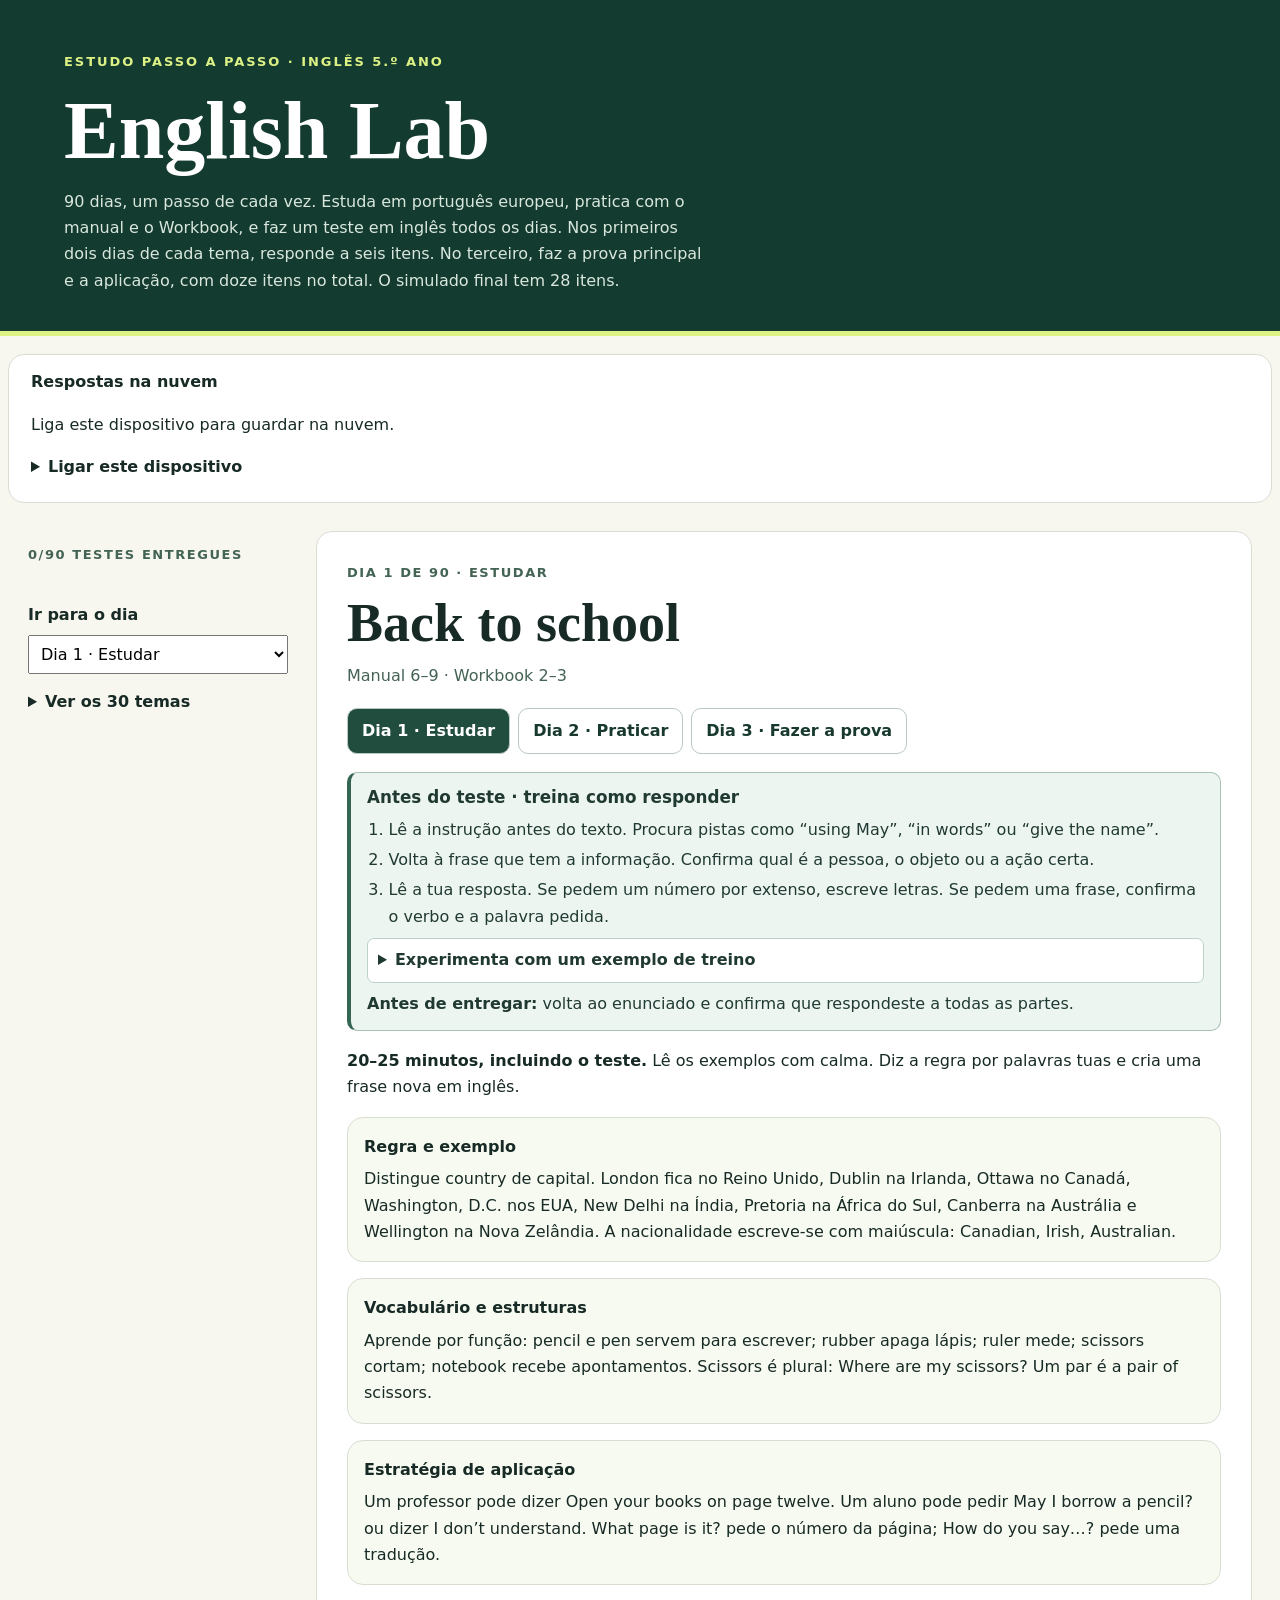
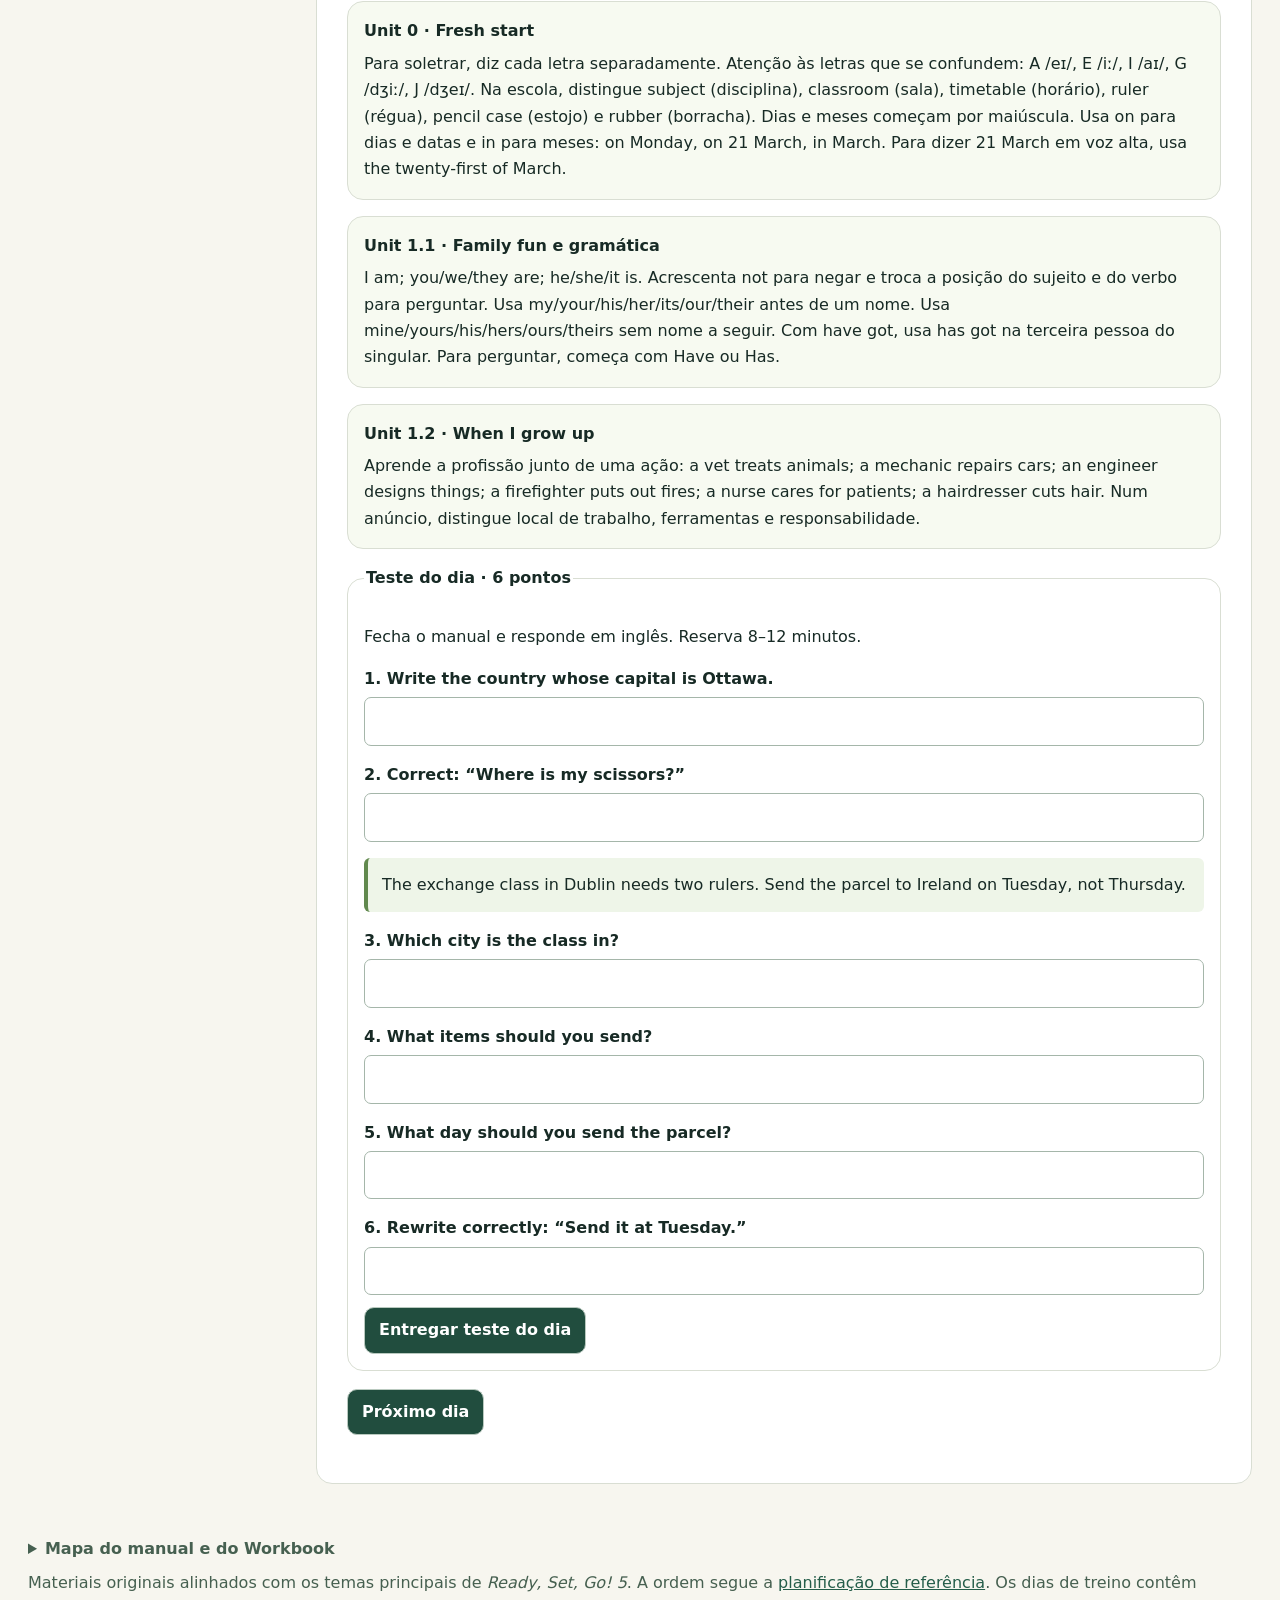
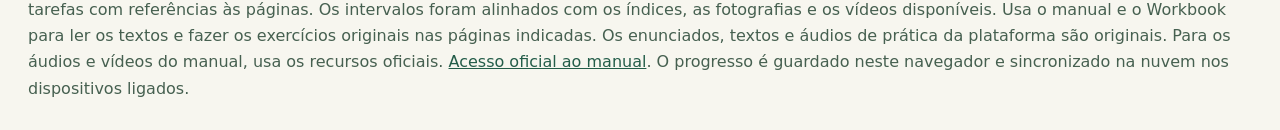
<file: index.html>
<!doctype html><html lang="pt-PT"><meta charset="utf-8"><meta name="viewport" content="width=device-width, initial-scale=1"><title>English Lab · 90 dias</title>
<link rel="stylesheet" href="./apoio-estudo.css?v=1"><script src="./apoio-estudo.js?v=1"></script><style>
*{box-sizing:border-box}body{margin:0;background:#f7f6ef;color:#172a25;font:16px/1.65 system-ui,sans-serif}header{background:#143b30;color:#fff;padding:48px max(5vw,22px) 37px;border-bottom:5px solid #ddf285}header p{max-width:650px;margin:0;color:#d9e7dd}h1,h2{font-family:Georgia,serif;line-height:1.1}h1{font-size:clamp(44px,8vw,82px);margin:12px 0}h2{font-size:clamp(34px,5vw,54px);margin:10px 0}.tag{color:#ddf285;font-weight:800;letter-spacing:.15em;font-size:13px}.layout{max-width:1320px;margin:auto;display:grid;grid-template-columns:260px minmax(0,1fr);gap:28px;padding:28px}nav,.topics{display:grid;align-content:start;gap:7px}button{font:inherit;cursor:pointer;border:1px solid #b9c9bf;border-radius:10px;background:#fff;padding:9px 14px;color:#17392e;font-weight:650}button:hover{background:#edf5dc}button[aria-current=true],button.primary{background:#214d3e;color:white}nav button{text-align:left}nav select{width:100%;font:inherit;padding:8px}.topics{margin-top:8px}nav small{float:right}section,article,fieldset{border:1px solid #d9ded3;border-radius:16px;background:#fff;padding:clamp(16px,3vw,30px);margin:0 0 16px}article{background:#f7faf1;padding:16px}article p{margin:0}h3{margin:0 0 12px}h4{margin:0 0 6px}.tabs{display:flex;gap:8px;margin:18px 0;flex-wrap:wrap}.eyebrow{color:#436454;font-size:13px;letter-spacing:.12em;font-weight:800;text-transform:uppercase}.meta{color:#456354}.source{padding:14px;background:#eef5e8;border-left:4px solid #61894e;border-radius:6px;white-space:pre-wrap}label{display:block;font-weight:650;margin-top:16px}input[type=text],textarea{width:100%;display:block;margin:5px 0 12px;padding:10px;border:1px solid #a5b6aa;border-radius:7px;font:inherit}textarea{min-height:124px}fieldset{padding:16px;min-width:0}legend{font-weight:800}details{margin:8px 0}summary{cursor:pointer;font-weight:700}.feedback{padding:12px;border-radius:8px;background:#edf5e8;margin-bottom:8px}.review{background:#fff2d7}footer{max-width:1320px;margin:auto;padding:0 28px 28px;color:#466050}a{color:#245d49}@media(max-width:740px){.layout{grid-template-columns:1fr;padding:14px;gap:14px}.topics{grid-template-columns:repeat(2,minmax(0,1fr))}nav p{grid-column:1/-1;margin:0}nav button{font-size:13px;padding:6px 8px}}
</style>
<header><span class="tag">ESTUDO PASSO A PASSO · INGLÊS 5.º ANO</span><h1>English Lab</h1><p>90 dias, um passo de cada vez. Estuda em português europeu, pratica com o manual e o Workbook, e faz um teste em inglês todos os dias. Nos primeiros dois dias de cada tema, responde a seis itens. No terceiro, faz a prova principal e a aplicação, com doze itens no total. O simulado final tem 28 itens.</p></header>
<section class="cloud-panel" style="max-width:1264px;margin:18px auto 0;padding:14px 22px"><strong>Respostas na nuvem</strong><p id="cloud-status" role="status"></p><details><summary>Ligar este dispositivo</summary><form id="cloud-form"><label for="cloud-code">Código privado de ligação</label><input type="password" id="cloud-code" autocomplete="off" autocapitalize="none" spellcheck="false" required><button type="submit">Ligar e sincronizar</button></form></details><button id="cloud-refresh" type="button" hidden>Atualizar da nuvem</button> <button id="cloud-resolve" type="button" hidden>Resolver versões diferentes</button></section>
<div class="layout"><nav id="nav" aria-label="Plano de 90 dias"></nav><main id="main"></main></div>
<footer><details><summary>Mapa do manual e do Workbook</summary><ul>
<li>Fresh start · Manual 6–13 e Workbook 2–9 · dias 1–6.</li>
<li>Unit 1 · Manual 14–43 e Workbook 10–27 · dias 7–24.</li>
<li>Unit 2 · Manual 44–67 e Workbook 28–37 · dias 25–33.</li>
<li>Unit 3 · Manual 68–91 e Workbook 38–51 · dias 34–45. Começa pela abertura da unidade na p. 68.</li>
<li>Unit 4 · Manual 92–115 e Workbook 52–67 · dias 46–54.</li>
<li>Festas e Matilda · Manual 116–127 · dias 55–63.</li>
<li>Go Plus, escrita e oralidade · Manual 128–145 · dias 64–75.</li>
<li>Vocabulary Bank e Grammar Bank · Manual 146–160 · dias 76–81.</li>
<li>Atividades finais e chave do Workbook · 68–79, Stick out! e FBI · dias 82–84.</li>
<li>Simulados cumulativos · dias 85–90.</li></ul></details>Materiais originais alinhados com os temas principais de <i>Ready, Set, Go! 5</i>. A ordem segue a <a href="https://agpedrogao-m.ccems.pt/pluginfile.php/67841/mod_resource/content/1/Planifica%C3%A7%C3%A3o%205%C2%BAano.pdf">planificação de referência</a>. Os dias de treino contêm tarefas com referências às páginas. Os intervalos foram alinhados com os índices, as fotografias e os vídeos disponíveis. Usa o manual e o Workbook para ler os textos e fazer os exercícios originais nas páginas indicadas. Os enunciados, textos e áudios de prática da plataforma são originais. Para os áudios e vídeos do manual, usa os recursos oficiais. <a href="https://www.leyaeducacao.com/alunos/222">Acesso oficial ao manual</a>. O progresso é guardado neste navegador e sincronizado na nuvem nos dispositivos ligados.</footer>
<script>
const days=[{"title": "Back to school", "topic": "Manual 6–9 · Workbook 2–3", "time": 25, "lesson": ["Distingue country de capital. London fica no Reino Unido, Dublin na Irlanda, Ottawa no Canadá, Washington, D.C. nos EUA, New Delhi na Índia, Pretoria na África do Sul, Canberra na Austrália e Wellington na Nova Zelândia. A nacionalidade escreve-se com maiúscula: Canadian, Irish, Australian.", "Aprende por função: pencil e pen servem para escrever; rubber apaga lápis; ruler mede; scissors cortam; notebook recebe apontamentos. Scissors é plural: Where are my scissors? Um par é a pair of scissors.", "Um professor pode dizer Open your books on page twelve. Um aluno pode pedir May I borrow a pencil? ou dizer I don’t understand. What page is it? pede o número da página; How do you say…? pede uma tradução."], "practice": ["Treino: pede uma régua emprestada e pergunta pela página.", "May I borrow a ruler, please? What page is it?"], "audio": "Open your notebooks on page nineteen. Put your scissors away and take out a ruler. The blue notebook belongs to the visitor from Ottawa.", "read": "A class packs two boxes. The blue box goes to Wellington with six notebooks and no scissors. The green box goes to Dublin with scissors and pencils. Bea needs something to erase pencil marks, but neither box contains it.", "q": [["Which page should you open? Write the number in words.", "nineteen"], ["Which item do you need now?", "a ruler/ruler"], ["Which country receives the blue box?", "new zealand"], ["Which city receives the scissors?", "dublin"], ["What item is Bea missing?", "a rubber/rubber/an eraser/eraser"], ["Correct: “Where is my scissors?”", "where are my scissors"], ["Complete politely with one word: “___ I borrow your ruler, please?”", "may/can/could"], ["Write a dialogue in which a teacher gives two instructions and a student asks two relevant questions. Use a page number and two school items.", "Open your book on page twelve. Take out your ruler. May I borrow one? Where is my notebook?", "Duas instruções, duas perguntas e vocabulário adequado."]], "pagework": [["Manual 6–7", "Localiza os oito países do mapa e diz uma capital por país. Soletra dois nomes e compara as tuas respostas com o mapa. Usa a canção para identificar palavras ligadas à escola e à comunicação."], ["Manual 8–9 · Workbook 2–3", "Dá três ordens de sala de aula, depois muda de papel e faz três pedidos educados. Nomeia quatro objetos apontados por outra pessoa sem consultar a lista."]], "quick": [{"source": "The exchange class in Dublin needs two rulers. Send the parcel to Ireland on Tuesday, not Thursday.", "questions": [["Write the country whose capital is Ottawa.", "Canada"], ["Correct: “Where is my scissors?”", "where are my scissors"], ["Which city is the class in?", "Dublin"], ["What items should you send?", "rulers/two rulers"], ["What day should you send the parcel?", "Tuesday/on Tuesday"], ["Rewrite correctly: “Send it at Tuesday.”", "send it on Tuesday"]]}, {"source": "Mia’s blue notebook is on page ten. The teacher says to open the green book on page twenty.", "questions": [["Ask to borrow a pencil using “May”.", "may i borrow a pencil"], ["Complete with one word: “Open your books ___ page ten.”", "on"], ["Which book should Mia open?", "the green book/green book/Mia should open the green book"], ["Which page should she open? Write the number in words.", "twenty"], ["Whose notebook is blue? Give the name.", "Mia"], ["Complete: “The notebook belongs to ___.” Use her name.", "Mia/The notebook belongs to Mia"]]}, {"source": "Email from New Delhi: “Our class needs pencils, not rulers. Post the package on Monday.”", "questions": [["Identify the country.", "India"], ["Correct: “They need rulers.” Use a complete sentence.", "they need pencils"], ["Give the day in the email.", "Monday/on Monday"], ["Ask about the city using “Where”. Begin “Where is the class”.", "where is the class"]]}]}, {"title": "Hello and happy birthday", "topic": "Manual 10–13 · Workbook 4–9", "time": 25, "lesson": ["Numa ficha, first name e surname são campos diferentes. Diz How do you spell your surname? e soletra devagar. Good evening é uma saudação; Good night é uma despedida. Nice to meet you serve para uma primeira apresentação.", "I, you, he, she, it, we e they substituem sujeitos. My sister and I → we. My sisters → they. Usa 13 para idade e 13th para posição ou data. Atenção a first, second, third, fifth e twelfth.", "Num convite, indica ocasião, data, hora e prazo de resposta. Usa on para dias e datas, in para meses, at para horas. Please reply by Friday indica um prazo, não o dia da festa."], "practice": ["Treino: pergunta como se soletra Lane e convida para 12 de junho às cinco.", "How do you spell Lane? Please come on the twelfth of June at five."], "audio": "My surname is Reed: R, E, E, D. I’m thirteen, but my brother is thirty. Please reply by Thursday.", "read": "Jo’s invitation: “My birthday is in April. The party is on 21 April at 17:30. Please reply by 18 April.” Jo and Ana are organising it together. Ana is also bringing a cake.", "q": [["Write the surname.", "reed"], ["How old is the speaker? Write the number in words.", "thirteen"], ["Write the date of the party in words, without the time.", "the twenty-first of april/twenty-first of april/april the twenty-first"], ["What date is the reply deadline? Use DD/MM.", "18/04"], ["Replace “Jo and Ana” with one subject pronoun.", "they"], ["Complete with the correct preposition: “The party is ___ 21 April.”", "on"], ["Ask someone to spell their surname. Begin with “How”.", "how do you spell your surname"], ["Write a four-line birthday invitation including the occasion, date, time and reply deadline. Use three different prepositions.", "It’s my twelfth birthday! The party is on 21 April. Come at half past five. Please reply by 18 April.", "Quatro informações e três preposições adequadas."]], "pagework": [["Manual 10–11 · Workbook 4–6", "Faz a entrevista de apresentação. Pede nome, apelido, soletração, idade e localidade. Troca as perguntas com o colega e distingue how, what, where, when e who."], ["Manual 12–13 · Workbook 7–9", "Escreve uma data com um ordinal e o mês, uma idade com um cardinal e um convite com data e prazo de resposta. Substitui dois grupos de nomes por pronomes pessoais. Confirma a diferença entre on, in e by."]], "quick": [{"source": "Nora’s birthday is on 3 May. She is twelve. Ben and Nora are inviting the class.", "questions": [["Write the ordinal form of “twelve”.", "twelfth"], ["Replace “my cousin and I” with a subject pronoun.", "we"], ["Write the month.", "May"], ["How old is Nora? Write the number in words.", "twelve"], ["Replace “Ben and Nora” with one subject pronoun.", "they"], ["Write “3 May” in words beginning with “the”.", "the third of May"]]}, {"source": "Liam’s party is on Sunday 9 June at four. Reply by Friday 7 June. Bring a game.", "questions": [["Write 22 March in words. Begin with “the”.", "the twenty-second of march"], ["Complete: “Please reply ___ Friday at the latest.”", "by"], ["Which day is the party?", "Sunday/on Sunday"], ["Which day is the reply deadline?", "Friday/by Friday"], ["What should guests bring?", "a game/game"], ["Complete: “The party starts ___ four.”", "at"]]}, {"source": "Invite: “I’m Jo Chen. My party is on 5 July at three. Please reply by 2 July.”", "questions": [["Give the surname.", "Chen"], ["Write the party date in words beginning with “the”.", "the fifth of July"], ["Give the reply date in DD/MM.", "02/07"], ["Correct: “The party starts in three.”", "the party starts at three"]]}]}, {"title": "Family fun", "topic": "Manual 14–23 · Workbook 10–13", "time": 28, "lesson": ["Começa na pessoa indicada na árvore. A sibling pode ser um irmão ou uma irmã. A tua prima é a filha de um tio ou tia. A tua sobrinha é a filha de um irmão ou irmã. Stepbrother e half-brother descrevem relações diferentes.", "Distingue my, your, his, her, its, our e their. O possessivo concorda com o possuidor: Leo has a sister. His sister is Mia. My parents have a dog. Their dog is small.", "Com be, escreve I am, she is e they are. Para negar, acrescenta not. Para perguntar, inverte: Are they siblings? Yes, they are. No, they aren’t. Em resposta afirmativa curta, escreve Yes, she is."], "practice": ["Treino: substitui “the twins” e transforma “They are cousins” numa pergunta.", "They. Are they cousins?"], "audio": "I’m Ben. Mia is my sister. Our father’s brother is Eli. His daughter Rose lives next door, but she isn’t my sister.", "read": "Nina and Tom are siblings. Nina has a daughter, Bea. Tom has a son, Max. Bea’s mum teaches at Max’s school, but Max’s dad works in a hospital.", "q": [["What is Eli’s relationship to Ben? Give one word.", "uncle"], ["What is Rose’s relationship to Ben? Give one word.", "cousin"], ["What is Max’s relationship to Bea? Give one word.", "cousin"], ["What is Bea’s relationship to Tom? Give one word.", "niece"], ["Who teaches at Max’s school?", "nina/bea's mum/bea's mother"], ["Complete: “Max and Bea have the same grandparents. ___ grandparents live nearby.”", "their"], ["Turn “Nina and Tom are siblings” into a yes/no question.", "are nina and tom siblings"], ["Write four sentences for a family introduction. Use two possessive determiners, a negative form of be and two different family links.", "My name is Bea. My mum is Nina. Her brother is Tom. Max isn’t my brother; he is my cousin.", "Dois possessivos, negativa e relações corretas."]], "pagework": [["Manual 14–17 · Workbook 10–11", "Usa as pistas da árvore para justificar relações por dois passos. Escreve pares como uncle/aunt e stepson/stepdaughter. Descreve a família com my, her, his, our e their."], ["Manual 18–23 · Workbook 12–13", "Lê o perfil e regista quem é cada pessoa. Ouve o podcast quando disponível. Transforma uma frase com be em negativa, pergunta e duas respostas curtas. Termina com uma apresentação escrita de ti e da tua família."]], "quick": [{"source": "Sara and Lou are sisters. Sara has a son called Sam. Lou has a daughter called Emma.", "questions": [["My uncle’s son is my ___.", "cousin"], ["Complete: “Ella and Dan have a dog. ___ dog is small.”", "their"], ["What is Sara’s relationship to Emma?", "aunt/her aunt"], ["What is Sam’s relationship to Emma?", "cousin/her cousin"], ["Whose daughter is Emma? Give the name.", "Lou"], ["Complete: “Sara and Lou are sisters. ___ parents are Sam’s grandparents.”", "their"]]}, {"source": "Theo is Ada’s father. Ada and Mei are cousins. Theo’s sister is Mei’s mother.", "questions": [["My sister’s daughter is my ___.", "niece"], ["Turn “They are twins” into a yes/no question.", "are they twins"], ["What is Theo’s relationship to Mei?", "uncle/her uncle"], ["What is Mei’s relationship to Theo?", "niece/his niece"], ["Are Ada and Mei sisters? Give a short answer.", "no they aren't/no they are not"], ["Rewrite “the father of Ada” with an apostrophe.", "ada's father"]]}, {"source": "Uma and Finn are siblings. Uma’s son is Jay. Finn’s daughter is Liv.", "questions": [["What is Liv’s relationship to Jay?", "cousin/his cousin"], ["What is Liv’s relationship to Uma?", "niece/her niece"], ["Ask if Finn and Uma are siblings.", "are finn and uma siblings"], ["Complete: “Finn is Liv’s father. ___ daughter is Liv.”", "his"]]}]}, {"title": "When I grow up", "topic": "Manual 24–29 · Workbook 14–17", "time": 28, "lesson": ["Liga as profissões à ação e ao local: a dentist treats teeth, a flight attendant helps passengers, a mechanic repairs vehicles, a chef cooks, an architect designs buildings. Distingue um trabalhador da ação: a hairdresser dá a haircut.", "My cap → mine; your cap → yours; his cap → his; her cap → hers; our caps → ours; their caps → theirs. O determinante vem antes do nome. O pronome substitui o conjunto.", "Um possuidor singular recebe ’s: the nurse’s bag. Plural regular terminado em s recebe só apóstrofo: the nurses’ bags. Plural irregular recebe ’s: the children’s bags. Descobre primeiro quantos donos existem."], "practice": ["Treino: reescreve “the bags of the two dentists” e depois substitui o grupo todo por um pronome.", "The two dentists’ bags. The bags are theirs."], "audio": "Maya treats people’s teeth. Her brother draws plans for new buildings. The red case belongs to Maya, but the blue one is his.", "read": "The school interviews Kim, who checks car brakes, Ari, who looks after passengers on planes, and Jo, who cooks at a hotel. Kim and Ari share a project. Jo has a project alone.", "q": [["What is Maya’s job?", "dentist/a dentist"], ["Who owns the blue case?", "maya's brother/her brother"], ["What is Kim’s job?", "mechanic/a mechanic"], ["What is Ari’s job?", "flight attendant/a flight attendant"], ["Complete using one possessive pronoun: “The shared project belongs to Kim and Ari. It is ___.”", "theirs"], ["Rewrite “the project of the children” using an apostrophe.", "the children's project"], ["Replace “my notebook” with one word: “That notebook is ___.”", "mine"], ["Write an interview of at least five lines. Infer one job from two responsibilities and use both an apostrophe and a possessive pronoun.", "Is this Ari’s bag? Yes, it’s hers. What does Ari do? She checks that passengers are safe and helps them find their seats. She’s a flight attendant.", "Duas responsabilidades, profissão coerente e duas formas de posse."]], "pagework": [["Manual 24–27 · Workbook 14–16", "Identifica profissões pela tarefa ou local de trabalho. Em cada objeto perdido, escreve a forma com nome e a forma sem nome: her cap / hers. Depois redige três frases sobre uma profissão que gostarias de ter."], ["Manual 28–29 · Workbook 17", "Depois da atividade de vídeo, escreve uma profissão inferida e a tua pista. Treina a diferença entre the actor’s hat, the actors’ hats e the children’s hats. Justifica a posição do apóstrofo. Para posse partilhada, compara Mia and Leo’s dog com Mia’s and Leo’s dogs."]], "quick": [{"source": "Nina designs bridges. Sam works in a kitchen. The helmet belongs to Nina.", "questions": [["What is the job of someone who designs buildings? Give the job name.", "architect/an architect"], ["Replace “my bag” with one word: “It’s ___.”", "mine"], ["What is Nina’s profession?", "engineer/an engineer"], ["What is Sam’s likely profession if he prepares meals there?", "chef/cook/a chef/a cook"], ["Whose helmet is it? Give the name.", "Nina"], ["Replace “Nina’s helmet” with one word: “It is ___.”", "hers"]]}, {"source": "Two dentists share a room. Their neighbour Eli cuts hair. The two dentists own the white coats.", "questions": [["Rewrite with an apostrophe: “the coats of the two nurses”.", "the two nurses' coats"], ["A person repairs cars for a living. Give the job name.", "mechanic/a mechanic"], ["Give Eli’s profession.", "hairdresser/a hairdresser/barber/a barber"], ["Who owns the white coats?", "the two dentists/two dentists/the dentists"], ["Use an apostrophe: “the room of the two dentists”.", "the two dentists' room"], ["Complete: “The white coats are ___.” Use a possessive pronoun.", "theirs"]]}, {"source": "Ari treats sick animals. Vic repairs ovens. The two workers share one office.", "questions": [["Give Ari’s job name.", "vet/a vet/veterinarian/a veterinarian"], ["Who repairs ovens?", "Vic"], ["Rewrite with an apostrophe: “the office of the two workers”.", "the two workers' office"], ["Complete: “The office belongs to them. It’s ___.”", "theirs"]]}]}, {"title": "Body and physical features", "topic": "Manual 30–32 · Workbook 18–19", "time": 28, "lesson": ["Rosto: eye, ear, nose, mouth, tooth, chin. Corpo: head, neck, shoulder, arm, hand, finger, stomach, leg, knee, foot, toe. Os plurais de tooth e foot são teeth e feet.", "Descreve comprimento, forma e cor do cabelo: medium-length wavy brown hair. Distingue curly, wavy e straight. Uma pessoa pode ter freckles, a beard, a moustache, glasses, a dental brace, braids ou a ponytail.", "Usa be com adjetivos: She is tall; Her hair is short. Usa have got com nomes: She has got short hair. Diz of medium height. Ao descrever pessoas, escolhe características relevantes e fala com respeito."], "practice": ["Treino: descreve alguém de estatura média, com cabelo curto ondulado e sardas.", "She is of medium height. She has got short wavy hair and freckles."], "audio": "Find the volunteer with glasses and a ponytail. Her left knee is hurt. Her friend has got a dental brace.", "read": "Ash is tall and has got short wavy brown hair. Sol is of medium height and has got short straight brown hair. Ren is tall, has got short straight brown hair and wears glasses. Ash and Ren both have freckles.", "q": [["Which body part is hurt?", "knee/left knee/her left knee"], ["Who has got a dental brace?", "her friend/the volunteer's friend"], ["Who shares Ash’s height and Sol’s hairstyle?", "ren"], ["Which two people have freckles? Write their names in alphabetical order joined by “and”.", "ash and ren"], ["Write the plural of “tooth”.", "teeth"], ["Correct: “Her hair are short and she is freckles.”", "her hair is short and she has got freckles"], ["Rewrite with “has got”: “Ren’s hair is short, straight and brown.”", "ren has got short straight brown hair"], ["Write four sentences that distinguish Ren from both other people. Include two contrasts and three accurate features.", "Ren is tall, but Sol is of medium height. Ren has got short straight brown hair. Ash has got wavy hair. Ren wears glasses.", "Dois contrastes e três pistas coerentes."]], "pagework": [["Manual 30–31 · Workbook 18–19", "Aponta e nomeia oito partes do corpo. Dá os plurais de foot e tooth. Descreve cabelo com três adjetivos, distingue a ponytail de braids e escolhe traços que permitam identificar uma pessoa sem repetir a descrição."], ["Manual 32", "Compara os dois perfis. Responde com frases completas sobre cabelo, olhos, altura e acessórios. Para o exercício Stop & Think, distingue observação de opinião e explica por que duas pessoas podem interpretar a mesma imagem de forma diferente."]], "quick": [{"source": "Ivy has short curly hair and freckles. Bea has long straight hair and glasses. Both are tall.", "questions": [["Write the plural of “tooth”.", "teeth"], ["Complete using “be”: “Her hair ___ short and curly.”", "is"], ["Who has freckles?", "Ivy"], ["Who wears glasses?", "Bea"], ["What feature do both share?", "height/they are tall/both are tall"], ["Write the plural of “foot”.", "feet"]]}, {"source": "Max is of medium height and has wavy hair. Tom is tall and has a beard. Both have brown eyes.", "questions": [["What do we call the small brown spots some people have on their faces?", "freckles"], ["Correct: “He has got brown short wavy hair.” Use length, shape, colour.", "he has got short wavy brown hair"], ["Who has a beard?", "Tom"], ["What colour are Max’s eyes?", "brown"], ["What is Max’s hair like? Give the adjective.", "wavy"], ["Correct “Tom have got brown eyes.”", "tom has got brown eyes"]]}, {"source": "Kim is short with glasses. Pat is tall with long straight hair. Both have brown eyes.", "questions": [["Who is short?", "Kim"], ["What colour are their eyes?", "brown"], ["Correct: “Pat is long straight hair.” Use “has got”.", "pat has got long straight hair"], ["Write the plural of “tooth”.", "teeth"]]}]}, {"title": "Have got", "topic": "Manual 33–34 · Workbook 20–21 · Grammar Bank 154", "time": 28, "lesson": ["Afirmativa: I/you/we/they have got; he/she/it has got. Formas curtas: I’ve got, she’s got, they’ve got. Em she’s got, ’s significa has; em she’s tall, ’s significa is.", "Negativa: haven’t got ou hasn’t got. Interrogativa: Have they got…? Has she got…? O got mantém-se na pergunta, mas desaparece na resposta curta: Yes, they have. No, she hasn’t.", "Evita Does she has got…? Usa Has she got…? com esta estrutura. Se a fonte der informação sobre duas pessoas, verifica se a pergunta se refere a uma ou a ambas."], "practice": ["Treino: transforma “Mia has got glasses” numa negativa e numa pergunta.", "Mia hasn’t got glasses. Has Mia got glasses?"], "audio": "I’ve got brown eyes. My twins have got green eyes, but only one of them has got glasses. Neither has got freckles.", "read": "Ava has got a red cap and a blue bag. Leo has got a blue bag but hasn’t got a cap. Their dog has got a green collar.", "q": [["What colour are the twins’ eyes?", "green"], ["Have both twins got glasses? Use a short answer with “they”.", "no they haven't/no they have not"], ["Has Ava got a blue bag? Use a short answer with “she”.", "yes she has"], ["Who hasn’t got a cap?", "leo"], ["What has the dog got? Include the article.", "a green collar"], ["Write the negative using a contraction: “The dog has got a blue collar.”", "the dog hasn't got a blue collar"], ["Ask whether both children have got a blue bag.", "have both children got a blue bag/have both children got blue bags"], ["Write a six-line interview about Ava and Leo. Include two questions, two short answers, an affirmative and a negative with have got.", "Has Ava got a cap? Yes, she has. Has Leo got one? No, he hasn’t. They have got blue bags. Leo hasn’t got a cap.", "Duas perguntas, respostas curtas e formas corretas."]], "pagework": [["Manual 33 · Workbook 20", "Escreve duas frases afirmativas e duas negativas com have got, incluindo um sujeito plural. Volta a escrever com contrações. Lê o exercício de vídeo e responde após veres o recurso oficial."], ["Manual 34 · Workbook 21", "Reordena perguntas e completa respostas curtas. Faz uma entrevista de seis linhas em que a outra pessoa tenta adivinhar uma personagem a partir das respostas. Inclui Have they got…? e Has she got…?"]], "quick": [{"source": "Leo has got brown eyes. His sister has got blue eyes. They have both got glasses.", "questions": [["Complete: “He ___ got a red cap.”", "has"], ["Make “We have got glasses” negative. Use a contraction.", "we haven't got glasses"], ["Whose eyes are blue? Use “Leo’s”.", "leo's sister"], ["What have both got?", "glasses"], ["Has Leo got blue eyes? Give a short answer.", "no he hasn't/no he has not"], ["Correct “They has got glasses.”", "they have got glasses"]]}, {"source": "Sofia and Tiago have got a blue bag each. Sofia hasn’t got a hat. Tiago has got a red hat.", "questions": [["Make “Mia has got green eyes” a yes/no question.", "has mia got green eyes"], ["Answer “Have they got a pet?” with a negative short answer.", "no they haven't/no they have not"], ["Who has got a red hat?", "Tiago"], ["What colour are their bags?", "blue"], ["Has Sofia got a hat? Give a short answer.", "no she hasn't/no she has not"], ["Ask whether both have got a bag. Begin with “Have they”.", "have they both got a bag/have they got a bag"]]}, {"source": "Ray has got a coat but no scarf. Jules has got a scarf. Both have got bags.", "questions": [["Who has got a scarf?", "Jules"], ["Have both got bags? Give a short answer.", "yes they have"], ["Has Ray got a scarf? Give a short answer.", "no he hasn't/no he has not"], ["Correct: “Ray have got a coat.”", "ray has got a coat"]]}]}, {"title": "My style", "topic": "Manual 35–37 · Workbook 22–23 · Aspeto físico, roupa, calçado e acessórios", "time": 30, "lesson": ["Usa be para altura ou características expressas por adjetivos: He is tall. Usa have got para cabelo e olhos: He has got short curly hair. Usa be wearing para o que a pessoa tem vestido na imagem: He is wearing a striped shirt. Com they, troca is por are e has por have.", "Aprende os nomes pela categoria: jumper, hoodie e coat são peças de roupa; trainers e boots são calçado; scarf, belt e gloves são acessórios. Trousers, jeans e shorts usam forma plural. Escreve a pair of trousers ou these trousers.", "A ordem habitual da descrição é tamanho/comprimento, forma e cor: long straight brown hair. Procura contrastes em textos e áudios: usually indica hábito; today ou right now indica a situação atual. Um casaco que alguém traz na mão pode identificar a pessoa, mas não é uma peça que tem vestida."], "practice": ["Treino: corrige “They has got blue eyes and is wearing a boots”.", "They have got blue eyes and are wearing boots."], "audio": "Look for the girl with glasses and short curly hair. She usually wears black trainers, but today she’s wearing brown boots. The red scarf is in her bag.", "read": "At the costume stall, Iris has got long straight hair and is wearing a plain green jumper. Nia has got short curly hair and a striped green jumper. Liv has got long straight hair and a striped green jumper. Liv is carrying a silver belt for Iris. Only Nia is wearing glasses.", "q": [["What footwear is she wearing today?", "brown boots"], ["Where is her scarf? Answer with a phrase beginning with “in”.", "in her bag"], ["Who has the same hair as Iris but a different jumper pattern?", "Liv"], ["Who is wearing glasses and a striped jumper?", "Nia"], ["What accessory is Liv carrying?", "silver belt/a silver belt"], ["Correct: “Iris have got long straight hair and are wearing a green jumper.”", "Iris has got long straight hair and is wearing a green jumper"], ["Rewrite “The boots are brown” using “a pair of” and “She is wearing”.", "she is wearing a pair of brown boots"], ["Write five sentences identifying one of the three people for someone at the stall. Include two matching clues and one explicit contrast with another person.", "Liv has got long straight hair. She is wearing a striped green jumper. Iris has got long straight hair too. Iris’s jumper is plain. Liv is carrying a silver belt.", "Duas pistas corretas; contraste apoiado no texto; uso correto de has got e is wearing."]], "pagework": [["Manual 35–36 · Workbook 22–23", "Classifica doze itens como roupa, calçado ou acessórios. Distingue shirt/T-shirt, shoes/boots/trainers e cap/hat. Na canção, confirma a cor e o objeto antes de escrever o par."], ["Manual 37", "Faz uma audição de catálogo em voz alta. Inclui nome, idade, altura, cabelo, rosto, roupa, calçado, um acessório e uma opinião. Faz uma pergunta de seguimento à pessoa que ouve."]], "quick": [{"source": "Ali is wearing black trainers and a white shirt. Mel is wearing black boots and a white T-shirt.", "questions": [["Complete: “I’m ___ a jacket today.”", "wearing"], ["Write the missing word: “a ___ of trainers”.", "pair"], ["Who is wearing boots?", "Mel"], ["What colour are Ali’s trainers?", "black"], ["Which top is Mel wearing? Give the item and colour.", "a white t-shirt/white t-shirt"], ["Complete: “Mel’s boots ___ black.”", "are"]]}, {"source": "Iris is wearing a red cap. A red scarf is in her bag. Sam is wearing a red scarf and carrying a cap.", "questions": [["Name the accessory you wear around your waist to hold trousers up.", "belt/a belt"], ["Correct: “She are wearing a blue jeans.”", "she is wearing blue jeans/she's wearing blue jeans"], ["Who is wearing a scarf?", "Sam"], ["Where is Iris’s scarf?", "in her bag"], ["What is Iris wearing on her head?", "a red cap/red cap"], ["Correct “Sam is wear a scarf.”", "sam is wearing a scarf"]]}, {"source": "Nia is wearing brown boots and a green jumper. Liz is wearing brown trainers and carrying a green jumper.", "questions": [["Who is wearing the jumper?", "Nia"], ["What footwear is Liz wearing?", "brown trainers"], ["Correct: “Nia is wearing trainers.” Use a complete sentence.", "nia is wearing brown boots"], ["Complete: “Liz ___ carrying a jumper.”", "is"]]}]}, {"title": "Unit 1 checkpoint", "topic": "Manual 38–43 · Workbook Practice Test 1, 24–27", "time": 32, "lesson": ["Um teste de unidade combina tópicos. Para uma ficha de audição, prevê se cada espaço pede um nome, idade, profissão ou roupa. Na primeira audição identifica a pessoa; na segunda confirma os detalhes.", "Quando uma afirmação contém um erro, muda só a informação incorreta. Se a resposta deve ser completa, usa sujeito e verbo. Para reconstruir uma profissão com letras trocadas, verifica o contexto e todas as letras.", "Numa resposta a um pen pal, apresenta nome, idade, localidade, família, aspeto e roupa preferida. Liga ideias com and ou but. Revê artigos, possessivos e have got."], "practice": ["Treino: corrige “She is from Cork” se a fonte disser que vive em Dublin e é de Galway.", "She is from Galway."], "audio": "My name is Bea Lane. I am eleven and I live in Cork. My mum designs buildings. I usually wear a hoodie, but today I have got a red coat.", "read": "Zoe is twelve and is from Cardiff. Her dad is a dentist and her mum is a vet. She has got one brother, not two. Her hair is long and wavy. She usually wears a tracksuit, but today she is wearing a blue dress.", "q": [["Write the surname.", "lane"], ["What is the mother’s job?", "architect/an architect"], ["Correct “Zoe is from London” in a full sentence.", "zoe is from cardiff"], ["How many brothers has she got? Begin with “She”.", "she has got one brother/she's got one brother"], ["What is she wearing today?", "a blue dress/blue dress"], ["Unscramble “TISDENT” to name the profession.", "dentist"], ["Complete with a possessive pronoun: “The dress belongs to Zoe. It is ___.”", "hers"], ["Reply to Zoe in six sentences. Include name, age, origin, a relative’s job, two physical features and favourite clothes.", "I’m Kai and I’m eleven. I’m from Leeds. My mum is a nurse. I’m tall and I’ve got short dark hair. I like jeans. My favourite shoes are my red trainers.", "Dados pedidos, clareza e estruturas corretas."]], "pagework": [["Manual 38–43", "Faz o projeto de roupa e arte, depois passa por 5 Important Things, Check It Now e Need for Speed. Marca cada resposta que conseguiste dar sem ajuda e explica em inglês uma alteração que farias ao visual."], ["Workbook 24–27", "Faz Practice Test 1 no papel: audição de preenchimento de ficha, correção de informação, respostas completas, família, profissões, roupa, posse, be e have got. Redige a resposta ao pen pal antes de consultar a chave."]], "quick": [{"source": "Mara lives in York and has got two brothers. Her mother is an architect. Today Mara is wearing a green coat.", "questions": [["Complete: “Lea and I are friends. ___ school is nearby.”", "our"], ["Turn “His dad is a vet” into a yes/no question.", "is his dad a vet"], ["Where does Mara live?", "York/in York"], ["How many brothers has she got? Write the number in words.", "two"], ["What is her mother’s job?", "architect/an architect"], ["Ask if Mara has got a sister. Begin with “Has”.", "has mara got a sister"]]}, {"source": "Jay and Ben are cousins. Ben’s dad is a vet. The striped scarf belongs to Jay; Ben is wearing plain gloves.", "questions": [["“My mum’s sister’s son” is my ___.", "cousin"], ["Correct: “The boots are hers boots.” Keep the word “boots” once.", "the boots are hers"], ["What is Jay’s relationship to Ben?", "cousin/his cousin"], ["Whose father is a vet? Give the name.", "Ben/Ben's"], ["Which accessory is striped?", "the scarf/a scarf/scarf"], ["Rewrite “The gloves belong to Ben” with “his”.", "the gloves are his"]]}, {"source": "Oli is a dentist. His cousin Len has got curly hair. The blue cap belongs to Len.", "questions": [["Give Oli’s profession.", "dentist/a dentist"], ["What is Len’s relationship to Oli?", "cousin/his cousin"], ["Complete: “The cap belongs to Len. It’s ___.” Len uses “he”.", "his"], ["Correct: “Len have got curly hair.”", "len has got curly hair"]]}]}, {"title": "My house, my spot", "topic": "Manual 44–51 · Workbook 28–30 · Divisões, localização e there is / there are", "time": 25, "lesson": ["Usa there is com uma coisa no singular e there are com coisas no plural. Para perguntar, começa com Is there…? ou Are there…? Responde Yes, there is ou No, there aren’t. The kitchen is upstairs localiza uma divisão conhecida; There is a kitchen upstairs indica que existe uma.", "Usa next to para ao lado, between para entre dois pontos, opposite para em frente do outro lado e behind para atrás. Para ler uma planta, identifica primeiro o ponto de referência. Between the hall and the kitchen dá dois pontos.", "Num anúncio, distingue floors de rooms. Ground floor é o piso ao nível da rua em inglês britânico. Upstairs e downstairs indicam pisos, não divisões. Junta palavras conhecidas para deduzir spare room pelo contexto: uma divisão extra usada por hóspedes."], "practice": ["Treino: faz uma pergunta sobre duas casas de banho no piso de cima.", "Are there two bathrooms upstairs?"], "audio": "Come through the front door. The kitchen is on the left. Go past it to reach the study. The bathroom is upstairs, opposite the spare room.", "read": "Ground floor, from left to right: hall, kitchen, study. The study opens onto the garden. Upstairs: two bedrooms and one bathroom. The larger bedroom is above the study. Guests sleep in the smaller bedroom.", "q": [["Which room do you pass before reaching the study?", "the kitchen/kitchen"], ["Which room is opposite the bathroom?", "the spare room/spare room"], ["Which room is between the hall and the study?", "the kitchen/kitchen"], ["What is immediately below the larger bedroom?", "the study/study"], ["How many bedrooms are upstairs? Write the number in words.", "two"], ["Write a yes/no question asking whether there is one bathroom upstairs. Do not use the word “one”.", "is there a bathroom upstairs"], ["Rewrite in the negative with “there”: “There are two kitchens downstairs.”", "there are not two kitchens downstairs/there aren't two kitchens downstairs"], ["Give directions from the hall to the garden in four short sentences. Include the order of the rooms and two position or direction expressions.", "Start in the hall. Walk past the kitchen. Go into the study next to the kitchen. The study opens onto the garden.", "Ordem correta; dois marcadores de posição/direção; instruções claras em inglês."]], "pagework": [["Manual 44–47 · Workbook 28", "Desenha uma planta com attic, basement, pantry, hall, garage e porch. Distingue divisão de parte da casa. Descreve duas divisões e compara plantas com um colega."], ["Manual 48–51 · Workbook 29–30", "Lê sobre a casa, distingue pisos e escreve perguntas com Is there/Are there. Usa in, on, under, in front of, behind, between, next to, opposite, above e below. No vídeo dos EUA, toma nota de uma palavra que muda entre variedades de inglês."]], "quick": [{"source": "From the hall, the kitchen is on the right and the study is on the left. Two bedrooms are upstairs.", "questions": [["Which room is usually directly under a roof and above the main rooms?", "attic/the attic"], ["Complete: “There ___ two kitchens downstairs.”", "are"], ["Which room is on the left?", "the study/study"], ["How many bedrooms are upstairs? Write the number in words.", "two"], ["Where is the kitchen? Begin with “on”.", "on the right"], ["Ask whether there is a bathroom upstairs.", "is there a bathroom upstairs"]]}, {"source": "Upstairs, the spare room is opposite the bathroom. The kitchen is downstairs, next to the garden door. The hall is between the kitchen and the study.", "questions": [["Write a yes/no question using “there” about a garage downstairs.", "is there a garage downstairs"], ["Complete: “The kitchen is ___ the hall and the study.”", "between"], ["What is opposite the bathroom?", "the spare room/spare room"], ["Which room is between the kitchen and study?", "the hall/hall"], ["Where is the kitchen in relation to the garden door?", "next to the garden door"], ["Complete: “There ___ a spare room upstairs.”", "is"]]}, {"source": "A bathroom is upstairs. The study is downstairs, opposite the kitchen.", "questions": [["What room is opposite the kitchen?", "the study/study"], ["Where is the bathroom?", "upstairs"], ["Ask if there is a study downstairs.", "is there a study downstairs"], ["Complete: “The kitchen is ___ the study.”", "opposite"]]}]}, {"title": "Around the house", "topic": "Manual 54–61 · Workbook 31–33 · Mobiliário, objetos, plurais e artigos", "time": 25, "lesson": ["Usa a ou an antes de um nome singular ainda não identificado. A escolha depende do som: an armchair, a useful shelf. Usa the quando já sabes qual é o objeto: There is a lamp. The lamp is above the desk.", "Aprende padrões e exceções: chair → chairs; box → boxes; shelf → shelves; child → children. Furniture é incontável em inglês: some furniture ou two pieces of furniture. O verbo concorda com aquilo que se conta: There is some furniture; there are two chairs.", "Lê descrições como instruções práticas. Under indica diretamente por baixo; below indica um nível inferior. Inside the drawer e on the desk descrevem posições diferentes. Confirma se te perguntam pela posição atual ou pela posição pretendida."], "practice": ["Treino: corrige “There are an chair and two shelfs” usando duas frases.", "There is a chair. There are two shelves."], "audio": "Put the keys in the top drawer, not on the desk. There are two boxes under the desk. The smaller box is empty.", "read": "Room list: one old armchair next to the window; two shelves above the desk; one lamp on the desk; two boxes under the desk. Move the lamp onto the lower shelf. Leave the boxes where they are.", "q": [["Where should the keys go?", "in the top drawer/the top drawer"], ["Which box is empty?", "the smaller box/smaller box"], ["Where will the lamp be after the move?", "on the lower shelf/the lower shelf"], ["What stays under the desk?", "the boxes/two boxes/the two boxes"], ["Write the plural: “one shelf, two ___”.", "shelves"], ["Complete with the correct article: “There is ___ old armchair next to the window.”", "an"], ["Correct: “There are two box under the desk.”", "there are two boxes under the desk"], ["Write four instructions to prepare a room for a visitor. Use three pieces of furniture, two position expressions and an article that introduces an object.", "Put an armchair next to the window. Put a lamp on the desk. Move the desk away from the door. Place the chair opposite the armchair.", "Três peças; duas posições; artigos e instruções compreensíveis."]], "pagework": [["Manual 54–56 · Workbook 31", "Associa objetos à divisão onde costumam ficar. Distingue cupboard de wardrobe, cooker de oven e sink de washbasin. Explica como organizarias um quarto pequeno."], ["Manual 57–61 · Workbook 32–33", "Classifica plurais regulares e irregulares: buses, tomatoes, cities, knives, mice, people, sheep. Usa a/an para introduzir, the para algo identificado e zero artigo em generalizações plurais: I like dogs. Faz um diálogo a receber um visitante."]], "quick": [{"source": "An armchair is by the window. Two cushions are on the sofa. The lamp is under a shelf.", "questions": [["Write the plural of “shelf”.", "shelves"], ["Complete: “There is ___ armchair by the window.”", "an"], ["What is by the window?", "an armchair/armchair"], ["What is on the sofa?", "two cushions/cushions"], ["Where is the lamp?", "under a shelf/under the shelf"], ["Write the plural of “cushion”.", "cushions"]]}, {"source": "There is a small rug in the bedroom. A larger rug is in the hall. Move the small rug next to the desk.", "questions": [["What furniture is normally used for hanging clothes in a bedroom?", "wardrobe/a wardrobe"], ["Correct: “There are two box under a desk.” Keep “a desk”.", "there are two boxes under a desk"], ["Where is the larger rug?", "in the hall"], ["Which rug should you move?", "the small rug/small rug"], ["Where should you put it?", "next to the desk"], ["Complete: “I need ___ old rug for the hall.”", "an"]]}, {"source": "There is a cupboard in the kitchen. Two shelves are above the desk. The hall has an old rug.", "questions": [["What is in the hall?", "an old rug/old rug"], ["Where are the shelves?", "above the desk"], ["Write the plural of “cupboard”.", "cupboards"], ["Complete: “There is ___ old rug.”", "an"]]}]}, {"title": "A home on paper", "topic": "Manual 48–53, 62–67 · Workbook Practice Test 2, 34–37", "time": 30, "lesson": ["Uma descrição de casa pode organizar-se por localização, exterior, pisos e divisões. On the ground floor e upstairs funcionam como guias. Usa there is/are para introduzir e the para voltar a mencionar.", "Num mapa, in front of, behind, above e below mudam com o ponto de referência. Distingue across from/opposite de next to. Uma casa pode ter a front porch, an attic, a basement e a pantry.", "Quando uma escolha depende de acessibilidade ou capacidade, separa as condições. Verifica as palavras only, no e except antes de justificar."], "practice": ["Treino: descreve uma casa com dois quartos por cima da cozinha e sem garagem.", "There are two bedrooms above the kitchen. There isn’t a garage."], "audio": "The basement is closed. Use the ground-floor study opposite the kitchen. The spare chairs are in the hall.", "read": "House A has one bedroom upstairs and a study downstairs. House B has two bedrooms downstairs, but no garden. House C has two bedrooms and a kitchen downstairs, with a garden behind the kitchen. A family needs two bedrooms without stairs and outdoor space.", "q": [["Which room should you use?", "the study/study/the ground-floor study"], ["Where are the spare chairs?", "in the hall/the hall"], ["Which house meets both needs?", "house c/c"], ["What rules out House B?", "no garden/it has no garden/it hasn't got a garden"], ["Where is House C’s garden?", "behind the kitchen"], ["Write the plural of “knife”.", "knives"], ["Ask whether House C has a basement using “there”.", "is there a basement in house c"], ["Write a six-sentence estate listing for House C. Mention layout, two location expressions and why House A is unsuitable.", "House C has got two bedrooms downstairs. There is a kitchen on the ground floor. The garden is behind the kitchen. Both bedrooms are on the same floor. House A has only one bedroom. That bedroom is upstairs.", "Disposição, duas expressões de lugar e comparação apoiada."]], "pagework": [["Manual 52–53 e 62–67 · Workbook 34–37", "Escreve a descrição de uma casa por pisos. Faz o projeto da casa em miniatura e os blocos de revisão. Resolve Practice Test 2 com leitura, plurais, artigos e localização. Corrige os erros no fim."]], "quick": [{"source": "Flat A has one bedroom and a balcony. Flat B has two bedrooms and no balcony. Both have a study.", "questions": [["Complete: “There ___ a desk and a lamp in the study.”", "is"], ["Write the plural of “knife”.", "knives"], ["Which flat has more bedrooms?", "flat B/B"], ["Which flat has a balcony?", "flat A/A"], ["Which room do both have?", "a study/study"], ["Rewrite with “there”: “Flat B has two bedrooms.”", "there are two bedrooms in flat b"]]}, {"source": "A desk is next to the door. There are two lamps on the shelf and one on the desk.", "questions": [["Correct: “Are there a garden behind the house?”", "is there a garden behind the house"], ["Complete: “A bedroom is directly ___ the study on the floor beneath it.”", "below/under"], ["How many lamps are in the room? Write the number in words.", "three"], ["Where are most lamps?", "on the shelf"], ["What is next to the door?", "the desk/a desk/desk"], ["Correct “There is two lamps on the shelf.”", "there are two lamps on the shelf"]]}, {"source": "House X has two bedrooms and no garage. House Y has one bedroom and a garage. A family needs two bedrooms.", "questions": [["Which house meets the stated need?", "house x/x"], ["How many bedrooms does House Y have? Use words.", "one"], ["Rewrite “House X has two bedrooms” using “There are”.", "there are two bedrooms in house x"], ["Ask if there is a garage in House Y.", "is there a garage in house y"]]}]}, {"title": "Take a break!", "topic": "Manual 70–76 · Workbook 38–43 · Tempos livres e presente contínuo", "time": 25, "lesson": ["O present continuous tem duas partes: am/is/are + verbo em -ing. She is reading; They are playing. Para negar, acrescenta not após o auxiliar. Para perguntar, leva o auxiliar para antes do sujeito: What are they doing?", "Vê como a palavra muda: make → making; run → running; swim → swimming; play → playing. Aprende a expressão completa: take photos, ride a bike, go skating, play board games.", "Distingue uma ação em curso de um hábito. Today ou at the moment pode orientar a leitura, mas confirma a ação em causa. Em “Leo usually cycles, but today he is walking”, cycling é o hábito e walking é o que vês agora."], "practice": ["Treino: faz uma pergunta para obter “They are taking photos” como resposta.", "What are they doing?"], "audio": "The boys are playing chess indoors because it is raining. Mia is making a poster beside the door. She isn’t painting the wall.", "read": "Jay normally rides his bike after school. At the youth centre today, he is fixing it while Asha is taking photos of the chess club. Two players are packing their bags, but the youngest player is still playing.", "q": [["Why are the boys indoors? Begin with “because”.", "because it is raining/because it's raining"], ["What is Mia making?", "a poster/poster"], ["Who is taking photos?", "Asha"], ["What is Jay doing to his bike? Answer with a full sentence beginning “He”.", "he is fixing it/he's fixing it/he is fixing his bike/he's fixing his bike"], ["What are the two players doing? Write a full sentence beginning “They”.", "they are packing their bags/they're packing their bags"], ["Complete using “run”: “The children ___ across the park right now.”", "are running"], ["Turn “Asha is taking photos” into a yes/no question.", "is asha taking photos"], ["Write a four-sentence live report from a club. Include a usual activity, two actions in progress and one action that is not happening.", "We usually play chess on Fridays. Today, Ben is making a poster. Two students are taking photos. They aren’t playing chess yet.", "Hábito; duas ações em curso; uma negativa; auxiliares e terminações corretos."]], "pagework": [["Manual 68–74 · Workbook 38–41", "Faz a abertura da unidade e classifica os passatempos por local e equipamento. Lê a passagem sobre um passatempo e resume a ação. Treina -ing com make, run, sit e swim. Na cultura da Austrália, regista uma informação e formula uma pergunta."]], "quick": [{"source": "Ana usually cycles home. Today she is walking. Her friends are playing chess indoors.", "questions": [["Complete using “swim”: “The children are ___ now.”", "swimming"], ["Complete: “I ___ making a poster at the moment.”", "am"], ["How does Ana usually travel? Begin with “by”.", "by bike/by bicycle"], ["What is Ana doing today?", "walking/she is walking/she's walking"], ["Which activity are her friends doing?", "chess/playing chess"], ["Complete: “Her friends ___ playing indoors.”", "are"]]}, {"source": "Rui is making a model. Bea is drawing a picture. Two other students are taking photos of them.", "questions": [["Make “They are cycling” negative. Use a contraction.", "they aren't cycling/they're not cycling"], ["Ask what Mia is doing. Begin with “What”.", "what is mia doing"], ["Who is drawing?", "Bea"], ["What is Rui making?", "a model/model"], ["How many people are taking photos? Write the number in words.", "two"], ["Ask if Rui is drawing. Begin with “Is”.", "is rui drawing"]]}, {"source": "Amir is playing chess. Bea is riding a bike. Both usually play football.", "questions": [["What is Amir doing?", "playing chess/he is playing chess/he's playing chess"], ["What do both usually play?", "football"], ["Ask if Bea is riding a bike.", "is bea riding a bike"], ["Complete: “They ___ playing football now.” Use a negative contraction.", "aren't"]]}]}, {"title": "A club application", "topic": "Manual 69–77 · Workbook 38–43", "time": 28, "lesson": ["Um formulário pede respostas curtas em campos distintos: full name, age, contact, preferred activity e availability. Se pedirem motivo, usa because com uma razão específica.", "No presente contínuo, escreve am/is/are antes de -ing. Corta o e final em make → making; duplica a última consoante em swim → swimming e sit → sitting. Com lie, escreve lying.", "Ao responder a uma pergunta de sim/não, conserva o auxiliar: Is she skating? Yes, she is. Are they running? No, they aren’t. Para descobrir a atividade, usa What are they doing?"], "practice": ["Treino: escreve uma pergunta e resposta curta sobre duas pessoas a nadar.", "Are they swimming? Yes, they are."], "audio": "The club is full on Monday, but there are two places on Wednesday. I’m signing up for chess; my sister is signing up for photography.", "read": "Lee is twelve and wants to join a club after 16:30. Chess starts at 16:15. Film club starts at 17:00 and has places. Photography is at 17:15, but it is full. Lee is making a short film at home this week.", "q": [["On which day are places available?", "wednesday"], ["Which activity is the sister signing up for?", "photography"], ["Which club can Lee join?", "film club/the film club"], ["Why is photography unavailable? Begin with “Because”.", "because it is full/because it's full"], ["What is Lee making?", "a short film/short film"], ["Complete with “sit”: “The children ___ near the door now.”", "are sitting"], ["Ask a yes/no question: “Lee is making a film.”", "is lee making a film"], ["Fill in an application for Lee with age, preferred club, available time and two reasons. Add a question about equipment.", "Age: 12. Club: Film club. Time: 17:00. It has places and I’m free then. Do I need a camera?", "Campos corretos, duas razões e uma pergunta."]], "pagework": [["Manual 75–77 · Workbook 42–43", "Completa perguntas e respostas curtas no presente contínuo. Preenche um formulário com dados inventados, horário e atividade. Faz perguntas a um colega para verificar dados que faltam."]], "quick": [{"source": "The film club has two places on Wednesday. Chess is full on Wednesday, but has a place on Thursday.", "questions": [["Write the -ing form of “sit”.", "sitting"], ["Answer “Is Jo reading?” with a short affirmative answer.", "yes jo is/yes he is/yes she is/yes they are"], ["What club can someone join on Wednesday?", "film club/the film club"], ["What day is chess available?", "Thursday/on Thursday"], ["How many places are there for film? Write the number in words.", "two"], ["Complete: “I’m ___ in joining the club.” Use “interested”.", "interested"]]}, {"source": "Mia wants a club after five. Film begins at half past four. Photography begins at half past five and has spaces.", "questions": [["Complete: “My preferred ___ is photography.” Use the word for an activity you do for fun.", "hobby/activity"], ["Correct: “What they are doing now?”", "what are they doing now"], ["Which club fits her schedule?", "photography/photography club/the photography club"], ["What time does film start? Use words.", "half past four/at half past four"], ["What time does photography start? Use words.", "half past five/at half past five"], ["Ask whether there are spaces using “Are there”.", "are there any spaces/are there spaces"]]}, {"source": "The form lists age, preferred activity and available day. Remy is eleven and can join dance only on Friday.", "questions": [["Give Remy’s age in words.", "eleven"], ["Give Remy’s preferred activity.", "dance"], ["Which day is Remy available?", "Friday/on Friday"], ["Complete: “I am available ___ Friday.”", "on"]]}]}, {"title": "Food preferences and ordering", "topic": "Manual 78–85 · Workbook 44–47", "time": 28, "lesson": ["Organiza os alimentos em food groups e pratica palavras em contexto: a pear, some grapes, a slice of bread, some yoghurt, a carton of milk. Uma palavra pode ser contável numa porção e incontável em geral: some coffee, two coffees.", "Para exprimir preferência, usa I love, I like, I don’t like, I hate ou I prefer X to Y. Como cliente, usa I’d like…, please. Como empregado, usa Are you ready to order? e Would you like anything else?", "Num diálogo, repara na substituição pedida e no preço. Without onions retira um ingrediente. Instead of troca o pedido. Keep the salad significa que a salada continua no pedido."], "practice": ["Treino: troca batatas por arroz e faz uma oferta de sumo.", "I’d like rice instead of chips, please. Would you like some juice?"], "audio": "We’ve got tomato soup and salad, but no bread. Today you can swap chips for rice at no extra cost.", "read": "Mira prefers rice to chips and doesn’t eat eggs. The café sells an egg sandwich for €3, vegetable rice for €4 and tomato soup for €3. Water costs €1 and juice €2. She wants rice and a drink but has €5.", "q": [["What is unavailable?", "bread"], ["What can you order instead of chips?", "rice"], ["Which dish matches her preference?", "vegetable rice/the vegetable rice"], ["Which drink can she buy with it?", "water"], ["How much will she spend? Write the amount in words.", "five euros"], ["Complete a neutral question: “Is there ___ bread left?”", "any"], ["Complete the preference: “I prefer rice ___ chips.”", "to"], ["Write a six-line café dialogue with a question about eggs, a polite order, an offer and the correct total.", "Does the rice contain eggs? No, it doesn’t. I’d like the vegetable rice, please. Would you like some water? Yes, please. That’s five euros.", "Pedido viável, pergunta, oferta e preço."]], "pagework": [["Manual 78–85 · Workbook 44–47", "Classifica alimentos e bebidas, compara duas merendas e explica a escolha. Pratica some/any, expressões de gosto e a conversa na pizzaria. Descreve o pedido e uma alteração pedida."]], "quick": [{"source": "Soup costs €3 and juice costs €2. The sandwiches are sold out. Water costs €1.", "questions": [["Complete a neutral question: “Is there ___ rice left?”", "any"], ["Complete an offer: “Would you like ___ juice?”", "some"], ["What is unavailable?", "sandwiches/the sandwiches"], ["What is the cheapest drink?", "water/the water"], ["What is the total for soup and juice? Write it in words.", "five euros"], ["Complete: “We haven’t got ___ sandwiches.”", "any"]]}, {"source": "Eva wants a meal without cheese. Vegetable soup has no cheese and costs €4. The cheese toastie costs €3. She has €5. Water costs €1.", "questions": [["Complete: “I prefer rice ___ chips.”", "to"], ["Write a polite order for soup with “I’d like”.", "i'd like soup/i'd like the soup/i'd like some soup/i'd like soup please/i'd like the soup please/i'd like some soup please"], ["Which meal fits Eva’s preference?", "vegetable soup/the vegetable soup"], ["What drink can she add?", "water/the water"], ["How much money is left if she buys both? Write it in words.", "zero euros/zero/no money"], ["Complete the offer: “Would you like ___ water?”", "some"]]}, {"source": "The café has some rice and water but no juice. Rice costs €4 and water €1.", "questions": [["Which drink is unavailable?", "juice"], ["Write the cost of rice and water in words.", "five euros"], ["Complete: “There isn’t ___ juice.”", "any"], ["Complete: “I prefer water ___ juice.”", "to"]]}]}, {"title": "Unit 3 checkpoint", "topic": "Manual 86–91 · Workbook Practice Test 3, 48–51", "time": 32, "lesson": ["Para um teste misto, distingue ação visível de hábito e pedido de gosto. I’m making soup descreve agora; I like soup descreve gosto; I’d like soup faz um pedido.", "Ao ler um anúncio, cruza capacidade, prazo, custo e preferência. Uma atividade gratuita pode exigir inscrição. Uma opção paga pode ter um desconto condicionado.", "Um projeto de clube pode combinar atividades e comida. Usa linguagem de convite, menciona horários e inclui um pedido concreto. Revê -ing e some/any."], "practice": ["Treino: escreve um convite para uma aula de fotografia às cinco e pergunta se há lugares.", "Come to the photography class at five. Are there any places left?"], "audio": "The cooking club starts at five, not half past four. Bring an apron. We’ve got some flour, but there isn’t any milk.", "read": "A school fair has a free dance lesson at 15:30 and a cooking class at 16:30 for €3. No seats remain in dance. Ana arrives at 16:00 with €4. Water costs €1, juice €2. She wants a class and a drink.", "q": [["What should you bring?", "an apron/apron"], ["Which ingredient is missing?", "milk"], ["Which class can Ana attend?", "cooking/the cooking class/cooking class"], ["Which drink can she afford with the class?", "water"], ["What time does dance start? Give the start time in 24-hour HH:MM only.", "15:30"], ["Correct “She making bread now.”", "she is making bread now/she's making bread now"], ["Complete an offer: “Would you like ___ water?”", "some"], ["Write a five-sentence fair update. State what Ana can do, why, the cost, and two things people are doing now.", "Ana can join cooking because she arrives before 16:30. She can buy water too. It costs four euros in total. People are making bread. Others are washing dishes.", "Escolha, custo, razão e duas ações."]], "pagework": [["Manual 86–91 · Workbook 48–51", "Explica a causa escolhida para o projeto de bolo e resume o plano do grupo. Faz Check It Now, Need for Speed e Practice Test 3. Justifica correções na leitura e completa o diálogo sobre comida e preferências."]], "quick": [{"source": "The cooking club starts at five. Guests are making soup now. There is flour but no butter.", "questions": [["Complete: “There isn’t ___ milk.”", "any"], ["Write the -ing form of “make”.", "making"], ["What time does the club start? Use words.", "five/at five/five o'clock"], ["What are the guests making?", "soup"], ["What ingredient is missing?", "butter"], ["Correct “The guests is making soup.”", "the guests are making soup"]]}, {"source": "Tom wants chess after 16:30. Chess starts at 17:00. A sandwich costs €3 and water €1. Tom has €4.", "questions": [["Correct: “He making a sandwich.”", "he is making a sandwich/he's making a sandwich"], ["Ask “How many” about the number of apples on the table.", "how many apples are on the table/how many apples are there on the table"], ["When does chess start? Use HH:MM.", "17:00"], ["What is the total for both items? Write it in words.", "four euros"], ["How much is left after buying both? Write it in words.", "zero euros/zero/no money"], ["Complete: “Tom is ___ chess later.” Use “play”.", "playing"]]}, {"source": "Guests are making pizza now. The lesson starts at six. There is no flour left for bread.", "questions": [["What are guests making?", "pizza"], ["When does the lesson begin? Use words.", "six/at six/six o'clock"], ["What ingredient is missing?", "flour"], ["Correct: “They making pizza.”", "they are making pizza/they're making pizza"]]}]}, {"title": "Sports and fair play", "topic": "Manual 92–99 · Workbook 52–55", "time": 28, "lesson": ["Pratica play football, play tennis, go cycling, go swimming, do karate e do gymnastics. Um referee verifica as regras. Fair play inclui respeitar o árbitro e ajudar um adversário.", "Like muda para likes com he, she e it. Nas perguntas usa Does she like…? Na negativa, She doesn’t like… . Depois de does ou doesn’t, mantém like sem s.", "Uma mensagem curta pode perguntar pela preferência, convidar e confirmar local. Usa Can you…? para disponibilidade e Would you like to…? para um convite."], "practice": ["Treino: convida um colega para jogar ténis e pergunta se gosta do desporto.", "Would you like to play tennis? Do you like tennis?"], "audio": "Dan likes swimming, but the pool is closed. His sister likes gymnastics. They can both go cycling at four.", "read": "Hana likes basketball and tennis. Her brother likes tennis only. The basketball match is at 16:00 and the tennis session is at 17:00. Hana cannot arrive before 16:30. A player who argues with the referee breaks the fair-play rule.", "q": [["Which venue is closed?", "the pool/pool"], ["What can both children do at four?", "go cycling/cycle/cycling"], ["What can Hana and her brother do together?", "play tennis/tennis"], ["When does that session start? Use 24-hour HH:MM.", "17:00"], ["Who checks the rules during a match?", "a referee/the referee/referee"], ["Rewrite as a question: “Hana likes basketball.”", "does hana like basketball"], ["Complete: “Her brother ___ like basketball.” Use a contraction.", "doesn't"], ["Write a five-line chat inviting both children. Mention the time, their shared interest and one fair-play rule.", "Would you like to play tennis? It starts at five. You both like tennis. Please respect the referee. Can you meet me at the entrance?", "Convite, hora, interesse e regra."]], "pagework": [["Manual 92–99 · Workbook 52–55", "Classifica desportos com play/go/do e com ou sem bola. Faz uma pergunta sobre gostos e uma resposta curta. Escreve uma conversa por mensagens a escolher um desporto e inclui uma regra de fair play."]], "quick": [{"source": "Eva likes tennis but dislikes swimming. Tennis is on Tuesday. Swimming is on Thursday.", "questions": [["Complete: “I ___ gymnastics.” Use the correct verb for the sport.", "do"], ["Complete: “Mina ___ basketball.” Use “like”.", "likes"], ["Which sport does Eva like?", "tennis"], ["When is tennis?", "Tuesday/on Tuesday"], ["Which sport does Eva dislike?", "swimming"], ["Ask if Eva likes swimming. Begin with “Does”.", "does eva like swimming"]]}, {"source": "Ben can train after four. Basketball begins at three. Cycling starts at five. He likes both activities.", "questions": [["Correct: “Does she likes tennis?”", "does she like tennis"], ["Make “He likes football” negative. Use a contraction.", "he doesn't like football"], ["Which activity fits his schedule?", "cycling"], ["What time does cycling start? Use words.", "five/at five/five o'clock"], ["What time does basketball start? Use words.", "three/at three/three o'clock"], ["Correct “Ben go cycling after school.”", "ben goes cycling after school"]]}, {"source": "Ren likes football but not rugby. Oli likes rugby. Football practice starts at five.", "questions": [["Which sport does Ren like?", "football"], ["Who likes rugby?", "Oli"], ["Does Ren like rugby? Give a short answer with “they”.", "no they don't/no they do not"], ["Correct: “Oli like rugby.”", "oli likes rugby"]]}]}, {"title": "My day, my way", "topic": "Manual 100–109 · Workbook 56–61 · Rotinas, horas e frequência", "time": 25, "lesson": ["Usa present simple para hábitos: I get up; he gets up. Aprende também goes, watches, studies e has. Em perguntas e negativas, does já marca a terceira pessoa: When does she study? She doesn’t study at night.", "Os advérbios de frequência costumam vir antes do verbo principal: I usually walk. Com be, vêm depois: I am usually early. At indica uma hora; on indica o dia; in indica partes do dia como in the morning. Usa at night.", "Lê as horas nos dois sentidos: quarter past seven = 7:15; quarter to eight = 7:45. Um horário pode mudar consoante o dia. Calcula o tempo entre dois acontecimentos e verifica se a pergunta pede a hora ou a duração."], "practice": ["Treino: corrige “He don’t usually goes to bed at quarter past nine”.", "He doesn’t usually go to bed at quarter past nine."], "audio": "Nina usually leaves at quarter to eight. On Wednesdays she leaves twenty minutes earlier. She always packs her bag the night before.", "read": "On school days, Jo wakes up at 7:10 and catches the 7:45 bus. On Mondays, the school club starts at 8:15. The bus ride takes twenty minutes, and the walk from the bus stop to school takes five minutes. On Fridays Jo walks all the way instead.", "q": [["At what time does Nina leave on Wednesdays? Use HH:MM.", "07:25/7:25"], ["When does Nina pack her bag?", "the night before"], ["At what time does Jo reach school on Mondays? Use HH:MM.", "08:10/8:10"], ["How many minutes early does Jo arrive for the club? Write the number in words.", "five"], ["On which day does Jo walk all the way?", "Friday/on Friday"], ["Rewrite using “usually”: “Jo is early on Mondays.”", "jo is usually early on mondays"], ["Ask about the time Jo wakes up. Begin with “What time”.", "what time does jo wake up"], ["Compare two days in your own routine in five sentences. Give two times, two frequency expressions and one negative.", "I usually get up at seven on Mondays. I always catch the bus at half past seven. On Saturdays I get up at nine. I don’t catch the bus then. I often walk to the park.", "Dois horários; dois marcadores de frequência; negativa; contraste claro."]], "pagework": [["Manual 100–105 · Workbook 56–58", "Diz cinco horas de duas maneiras e ordena seis ações da rotina. Lê o perfil e compara a rotina de outra pessoa. Na atividade sobre a África do Sul, recolhe uma informação de contexto sem generalizar sobre todos os alunos."]], "quick": [{"source": "Rui wakes up at 7:10. He leaves at 7:30 and walks for fifteen minutes.", "questions": [["Write 07:45 in words using “quarter”.", "quarter to eight/a quarter to eight"], ["Insert “usually”: “I am early.”", "i am usually early"], ["When does Rui leave? Use HH:MM.", "07:30/7:30"], ["When does Rui arrive? Use HH:MM.", "07:45/7:45"], ["How does he travel? Begin with “on”.", "on foot"], ["Complete: “Rui ___ up at 7:10.” Use “wake”.", "wakes"]]}, {"source": "Bea is usually early. She catches the bus at seven, but on Friday she walks to school.", "questions": [["Correct: “He go to school by bus every day.”", "he goes to school by bus every day"], ["Ask when she gets up. Begin with “What time”.", "what time does she get up"], ["What time is the usual bus? Use words.", "seven/at seven/seven o'clock"], ["Which day does she walk?", "Friday/on Friday"], ["Is she usually early? Give a short answer.", "yes she is"], ["Put “usually” in the right place: “She catches the bus.”", "she usually catches the bus"]]}, {"source": "Eli usually takes the bus at 8:05. On Thursday Eli leaves at 7:45 on foot.", "questions": [["What is the usual bus time? Use HH:MM.", "08:05/8:05"], ["How does Eli travel on Thursday?", "on foot"], ["Write 7:45 in words using “quarter”.", "quarter to eight/a quarter to eight"], ["Complete: “Eli usually ___ the bus.” Use “take”.", "takes"]]}]}, {"title": "Unit 4 checkpoint", "topic": "Manual 100–115 · Workbook 56–67", "time": 32, "lesson": ["Revê as regras de terceira pessoa: watches, studies, goes, does, has. Em perguntas com does, volta à forma base. A frequência vem geralmente antes do verbo principal e depois de be.", "Compara horários: ten to seven = 6:50, five past seven = 7:05. Para calcular uma duração, identifica início e fim. Um hábito semanal não descreve todos os dias.", "Uma descrição de rotina pode ter morning, afternoon e evening como etapas. Inclui um contraste com but, uma hora por extenso e uma frase de frequência."], "practice": ["Treino: reescreve com “usually” e a hora em palavras: “He goes at 7:45.”", "He usually goes at quarter to eight."], "audio": "We usually meet at ten to six, but on Fridays we start twenty minutes later. Ava is always early.", "read": "Rui catches the bus at 7:25. It takes 35 minutes. On Wednesdays he walks instead and arrives at 7:50. His class starts at 8:10. He never buys breakfast on Wednesdays.", "q": [["What time do they start on Fridays? Use 24-hour HH:MM, assuming afternoon.", "18:10"], ["Who is always early?", "ava"], ["At what time does Rui arrive by bus? Use HH:MM.", "08:00/8:00"], ["How many minutes early is he on Wednesdays? Write the number in words.", "twenty"], ["What does Rui never buy on Wednesdays?", "breakfast"], ["Correct: “Does Rui catches the bus on Wednesdays?”", "does rui catch the bus on wednesdays"], ["Add “never”: “He is late.”", "he is never late"], ["Write a six-sentence comparison of two school days. Use two times, two frequency adverbs and an explanation for one change.", "On Mondays I usually catch the bus at 7:25. I arrive at eight. I never walk on Mondays. On Wednesdays I walk because I have more time. I arrive at ten to eight. I am usually early.", "Contraste, tempos, frequência e razão."]], "pagework": [["Manual 106–115 · Workbook 59–67", "Escreve perguntas com do/does, responde brevemente e muda uma afirmação para negativa. Usa always, usually, often, sometimes e never. Faz o projeto do dia intercultural, os blocos de revisão e Practice Test 4."]], "quick": [{"source": "Leo arrives at 8:00. The club starts at 8:15. On Tuesday he arrives ten minutes earlier than usual.", "questions": [["Complete with “watch”: “Rui ___ TV after dinner.”", "watches"], ["Write 18:30 in words using “half”.", "half past six/half past six pm"], ["What time does Leo arrive on Tuesday? Use HH:MM.", "07:50/7:50"], ["How many minutes early is he on a usual day? Write it in words.", "fifteen/fifteen minutes"], ["What time does the club start? Use HH:MM.", "08:15/8:15"], ["Complete: “The club ___ at 8:15.” Use “start”.", "starts"]]}, {"source": "The pool is closed on Friday. Ana usually swims then. This Friday she is meeting her friends to play tennis.", "questions": [["Correct: “She doesn’t catches the bus.”", "she doesn't catch the bus"], ["Add “never”: “I am late for school.”", "i am never late for school"], ["What sport does Ana usually do on Fridays?", "swimming/she swims"], ["Which sport will Ana play this Friday?", "tennis"], ["What is closed?", "the pool/pool"], ["Correct “Ana don’t usually play tennis on Friday.”", "ana doesn't usually play tennis on friday"]]}, {"source": "Sam usually reads after dinner. Today he is playing tennis. The match ends at 19:30.", "questions": [["What is Sam doing today?", "playing tennis"], ["When does he usually read?", "after dinner"], ["Write 19:30 in words using “half”.", "half past seven"], ["Correct: “Sam doesn’t reads at breakfast.”", "sam doesn't read at breakfast"]]}]}, {"title": "Celebrations around the world", "topic": "Manual 116–120", "time": 28, "lesson": ["Organiza uma celebração por quando, onde e o que se faz. Halloween: costumes e trick-or-treating; Thanksgiving nos EUA: refeição e agradecimento; Christmas: decorações e votos; Valentine’s Day: cartões e mensagens.", "Nos textos sobre festivais, compara fontes antes de generalizar. Some families e many people são mais precisos do que everyone. A data do Thanksgiving dos EUA segue uma regra do calendário; a do Halloween é fixa.", "Uma mensagem pode incluir greeting, purpose, details e closing. Distingue uma descrição de um convite. Num convite, indica dia, hora, local e material se necessário."], "practice": ["Treino: convida alguém para uma festa de disfarces a 31 de outubro às seis.", "Come to our costume party on 31 October at six."], "audio": "The card workshop is on 14 February. The costume parade is on 31 October, but it has moved from the park to the school hall.", "read": "The library holds a harvest meal on the fourth Thursday of November. Its December event is a Christmas card workshop. In October, it hosts a costume parade. Only the December event requires paper.", "q": [["Which date is the card workshop? Use DD/MM.", "14/02"], ["Where is the costume parade now?", "in the school hall/the school hall/school hall"], ["Which event refers to Thanksgiving?", "the harvest meal/harvest meal"], ["What must participants bring to the December event?", "paper"], ["In which month is the costume parade?", "october/in october"], ["Choose the preposition: “The event is ___ October.”", "in"], ["Correct “The card workshop is at 14 February.”", "the card workshop is on 14 february"], ["Write two short invitations to different events. Give each date or month, a venue and a different activity. Use polite language.", "Please come to the costume parade in October at the library. Join our card workshop at the library in December and bring paper.", "Dois convites completos e diferenças claras."]], "pagework": [["Manual 116–120", "Faz um quadro com uma pista de cada página: Halloween, Thanksgiving, Christmas, Valentine’s Day e outros festivais. Inclui dia ou época, lugar e prática. Escreve um convite e uma mensagem de agradecimento."]], "quick": [{"source": "The costume parade is on 31 October at the library. The card workshop is on 14 February at school.", "questions": [["Which celebration takes place on 31 October and often features costumes?", "halloween"], ["Complete: “The parade is ___ 31 October.”", "on"], ["Which event is on 31 October?", "the costume parade/costume parade"], ["Where is the card workshop?", "at school/school"], ["Which month is the card workshop in?", "February/in February"], ["Complete: “The parade takes place ___ October.”", "in"]]}, {"source": "A harvest meal takes place on the fourth Thursday of November. The December workshop makes Christmas cards. Bring paper only in December.", "questions": [["Complete: “The event is ___ December.”", "in"], ["Write 14 February in words. Begin with “the”.", "the fourteenth of february"], ["Which event requires paper?", "the december workshop/the workshop/the christmas card workshop"], ["Which month is the harvest meal in?", "November/in November"], ["What do participants make in December?", "Christmas cards"], ["Complete: “The meal is ___ a Thursday.”", "on"]]}, {"source": "The October parade has costumes. The February workshop makes cards. Only the parade takes place outdoors.", "questions": [["Which event takes place outdoors?", "the parade/parade/the october parade"], ["What do people make at the workshop?", "cards"], ["Which month has the costume parade?", "October/in October"], ["Complete: “The workshop is ___ February.”", "in"]]}]}, {"title": "Matilda · Part 1", "topic": "Manual 121–123 · leitura guiada", "time": 28, "lesson": ["Lê a introdução e o primeiro episódio no manual. Regista quem faz parte da família, o que Matilda gosta de fazer e como os adultos reagem. Resume com as tuas palavras.", "Para inferir uma característica, usa uma ação como prova: escolher um livro difícil pode sugerir curiosidade ou persistência. Evita atribuir uma motivação quando o texto não a mostra.", "Distingue author, character, narrator, setting e plot. O autor escreveu a obra; o narrador conta; as personagens agem. Em resumos, usa frequentemente o presente."], "practice": ["Treino: escreve uma inferência a partir de “A girl borrows a more difficult book each week”.", "She is persistent because she chooses harder books each week."], "audio": "The library closes at four today. Return the books to the desk, but keep the reading card. The card is needed next week.", "read": "In an original scene, Iris lives with relatives who say books are a waste of time. She still visits the library on Wednesdays. When the easiest shelf no longer challenges her, she asks the librarian, who helps her find a harder book.", "q": [["What should you keep?", "the reading card/reading card"], ["When will you need it again?", "next week"], ["Where does Iris go on Wednesdays?", "to the library/the library"], ["Who helps her find a harder book?", "the librarian/librarian"], ["Which word best describes her choice: “persistent” or “careless”?", "persistent"], ["Complete: “Iris ___ books on Wednesdays.” Use “borrow” in the present simple.", "borrows"], ["Replace “Iris and the librarian” with a subject pronoun.", "they"], ["Compare Iris with Matilda. Use one detail from each source and explain one shared quality in five sentences.", "Iris asks for a harder book. Matilda reads books that surprise adults. Both girls are curious. They look for challenges. Other people underestimate them.", "Uma prova de cada fonte, qualidade comum e explicação."]], "pagework": [["Manual 121–123", "Compara os cartazes e lê o primeiro capítulo. Identifica quem vive com Matilda, como passam o tempo e em que ela difere da família. Sustenta a resposta com uma ação que leste."]], "quick": [{"source": "Nia visits the library every week. She chooses a harder book when the easy books stop challenging her. Her friend chooses comics.", "questions": [["In Matilda, who recognises the girl’s abilities at school?", "miss honey"], ["Complete the reading term: “A person in a story is a ___.”", "character"], ["Where does Nia go?", "the library/to the library"], ["Who chooses comics?", "her friend/nia's friend"], ["Which word fits Nia better: “persistent” or “careless”?", "persistent"], ["Complete: “Nia ___ a harder book.” Use “choose”.", "chooses"]]}, {"source": "In a new story, Maya’s family watches television. Maya reads in her room instead. A librarian helps her find books.", "questions": [["Which word describes keeping at a difficult task: “persistent” or “careless”?", "persistent"], ["Complete with a reason connector: “She borrows harder books ___ she wants a challenge.”", "because"], ["Who helps Maya?", "the librarian/a librarian/librarian"], ["Where does Maya read?", "in her room"], ["What does the family watch?", "television/tv"], ["Choose a contrast connector: “Her family watches TV, ___ Maya reads.”", "but"]]}, {"source": "A girl asks for a more difficult book. Her brother would rather watch TV. The librarian recommends a story.", "questions": [["Who recommends a story?", "the librarian/librarian"], ["What kind of book does the girl want? Begin “a more”.", "a more difficult book"], ["Which adjective best fits her choice: curious or careless?", "curious"], ["Complete: “She ___ to read.” Use “like”.", "likes"]]}]}, {"title": "Matilda · Part 2", "topic": "Manual 124–127 · leitura guiada", "time": 30, "lesson": ["Lê os episódios da escola e de Miss Honey. Faz uma tabela com personagem, ação, reação e consequência. Compara a forma como adultos diferentes lidam com Matilda.", "Para pôr eventos em ordem, encontra first, then, after e finally. Se o texto começar pela consequência, reconstrói a ordem dos acontecimentos.", "Distingue what happened de why it mattered. A primeira pergunta pede um facto; a segunda pede interpretação. Sustenta cada conclusão com uma ação ou fala, resumida pelas tuas palavras."], "practice": ["Treino: liga “The teacher listens” a “The pupil feels safe” usando “because”.", "The pupil feels safe because the teacher listens."], "audio": "First read the school scene. Then compare the adults. Write the character’s name, not the actor’s name.", "read": "In an original scene, a headteacher dismisses Leo’s unusual solution. His class teacher asks him to explain it step by step. After listening, she lets the class test it. The class discovers that the method works.", "q": [["Which scene should you read first?", "the school scene/school scene"], ["Whose name should you write?", "the character's name/the character"], ["Who asks Leo to explain?", "his class teacher/the class teacher"], ["What does the class do after listening?", "tests the method/they test the method/the class tests the method/they test it/tests it"], ["Which word best describes the class teacher: “supportive” or “dismissive”?", "supportive"], ["Complete with the present simple: “The method ___.” Use “work”.", "works"], ["Turn “The class teacher listens” into a yes/no question.", "does the class teacher listen"], ["Compare the class teacher with Miss Honey and the headteacher with Miss Trunchbull. Give one detail from each text and explain one effect on the pupil.", "The class teacher asks Leo to explain. Miss Honey recognises Matilda’s abilities. The headteacher dismisses Leo’s solution, while Miss Trunchbull intimidates pupils. Support helps pupils share what they can do.", "Comparações coerentes e provas das duas fontes."]], "pagework": [["Manual 124–127", "Lê os capítulos da escola, de Miss Honey e da mudança de casa. Para cada capítulo, regista uma ação e uma consequência. Explica a relação com Miss Honey, o que muda quando a família vai embora e que decisão fecha a história."]], "quick": [{"source": "A teacher listens to Eli’s solution. Another adult refuses to hear it. The teacher lets the class try it after Eli explains.", "questions": [["In Matilda, what is the headteacher’s surname?", "trunchbull/miss trunchbull"], ["Complete with a sequence word: “First read the scene, ___ discuss it.”", "then"], ["Who listens to Eli?", "the teacher/a teacher/teacher"], ["Who tries the solution?", "the class/class"], ["Which word fits the teacher: “supportive” or “dismissive”?", "supportive"], ["Complete: “First Eli explains, ___ the class tries it.”", "then"]]}, {"source": "Lia gives a notebook to her teacher. The teacher reads it and asks a question. Lia explains her idea before the class tests it.", "questions": [["Correct: “The teacher listen before deciding.”", "the teacher listens before deciding"], ["Turn “Miss Honey helps Matilda” into a yes/no question.", "does miss honey help matilda"], ["What does Lia give the teacher?", "a notebook/notebook"], ["Who tests the idea?", "the class/class"], ["What happens immediately before the class tests it?", "lia explains her idea/she explains her idea"], ["Correct “The teacher read it every Friday.” Use the present simple.", "the teacher reads it every friday"]]}, {"source": "A pupil explains a new method. The teacher listens and invites the class to test it. The method works.", "questions": [["Who listens?", "the teacher/teacher"], ["What does the class test?", "the method/a new method/the new method"], ["Is the teacher supportive or dismissive?", "supportive"], ["Complete: “First the pupil explains, ___ the class tests it.”", "then"]]}]}, {"title": "Go Plus · Units 1–2", "topic": "Manual 128–132 · extensão e transferência", "time": 30, "lesson": ["As páginas Go Plus retomam tópicos em novos contextos. Combina descrição e localização. My brother’s bag is under the chair tem uma relação de posse e uma localização.", "Pratica reescrever a mesma pista de duas formas: There is a lamp next to the sofa. The lamp is next to the sofa. O foco muda de existência para localização.", "Para uma escolha lógica, elimina candidatos um a um. Se duas pistas parecem contraditórias, confirma se descrevem a mesma pessoa, objeto ou momento."], "practice": ["Treino: escreve duas frases que apresentem uma mala e indiquem que é da tua irmã.", "There is a bag under the desk. It’s my sister’s."], "audio": "I found a blue cap under the stairs, not behind the sofa. The glasses beside it belong to my cousin.", "read": "Tia owns a red cap and glasses. Sam owns a blue cap and a watch. Each left one item at school. The object under the stairs is blue. The item beside the sofa helps someone see.", "q": [["What is under the stairs?", "a blue cap/blue cap"], ["Who owns the glasses?", "the speaker's cousin/my cousin/the cousin"], ["Who owns the item under the stairs?", "sam"], ["What is beside the sofa?", "glasses"], ["Where is Tia’s missing item?", "beside the sofa/next to the sofa"], ["Replace “Sam’s cap” with a possessive pronoun: “The blue cap is ___.”", "his"], ["Use “there” to introduce the cap and state its position.", "there is a blue cap under the stairs"], ["Write a lost-property note. Identify both objects, give two locations, and ask a question to verify one owner.", "There is a blue cap under the stairs. It may be Sam’s. There are glasses beside the sofa. They may be Tia’s. Has your cap got a name inside, Sam?", "Dois objetos, locais, posse e pergunta útil."]], "pagework": [["Manual 128–132", "Resolve os exercícios Go Plus das Units 1–2. Cria uma ficha com dois itens de família, dois de trabalho, dois de roupa e dois de casa. Escreve novas pistas usando posse, have got e localização."]], "quick": [{"source": "Two caps were found. A red one is on the chair, and a green one is under it. Bea owns the green one.", "questions": [["Rewrite using an apostrophe: “the key of my sister”.", "my sister's key"], ["Complete: “The caps belong to them. The caps are ___.”", "theirs"], ["Where is the red cap?", "on the chair"], ["What colour is Bea’s cap?", "green"], ["Where is Bea’s cap?", "under the chair"], ["Complete: “The green cap is ___.” Use a possessive pronoun for Bea.", "hers"]]}, {"source": "The watch belongs to Tom and the keys belong to Mina. The watch is beside the sofa and the keys are in the drawer.", "questions": [["Rewrite to introduce the object using “there”: “A lamp is beside the sofa.”", "there is a lamp beside the sofa"], ["Complete: “The keys are ___ the drawer.” Use the preposition that means “inside”.", "in"], ["Whose watch is it? Give the name.", "Tom"], ["Where are Mina’s keys?", "in the drawer"], ["Where is the watch?", "beside the sofa/next to the sofa"], ["Complete: “The keys are ___.” Use a possessive pronoun for Mina.", "hers"]]}, {"source": "A blue hat is under the desk. A red bag is beside the chair. The hat belongs to Leo and the bag to Kim.", "questions": [["Whose hat is it? Give the name.", "Leo"], ["Where is the bag?", "beside the chair/next to the chair"], ["Where is the hat?", "under the desk"], ["Rewrite “The hat belongs to Leo” using an apostrophe.", "the hat is leo's"]]}]}, {"title": "Go Plus · Units 3–4", "topic": "Manual 133–137 · extensão e transferência", "time": 30, "lesson": ["Usa o presente simples para hábitos e o contínuo para ações temporárias: I usually cook at home, but today I’m eating out. Verifica o tempo e o sujeito antes de escolher o verbo.", "Lê tabelas como conjuntos de restrições. Um clube pode satisfazer um gosto mas conflituar com a hora. A palavra until indica limite; after indica mais tarde.", "Uma recomendação precisa de opção, motivo e consequência. Justifica com because e menciona a alternativa inviável quando ajuda o leitor."], "practice": ["Treino: escreve uma frase com “usually” e “right now” sobre nadar e ler.", "I usually swim after school, but right now I’m reading."], "audio": "Football starts at 17:15. Training usually finishes at six, but today it finishes thirty minutes later. Bring water.", "read": "The pool opens at 16:00 and shuts at 17:00. The gym opens at 16:45 and shuts at 18:00. Eva arrives at 17:05. She likes swimming and gymnastics and has €2. The gym costs €2. She is carrying water.", "q": [["What time does training finish today? Use HH:MM in 24-hour format.", "18:30"], ["What should you bring?", "water"], ["Which activity can she still do?", "gymnastics"], ["What rules out the pool? Give its closing time in HH:MM.", "17:00"], ["How much will she have left after paying? Write the amount in words.", "zero euros/zero/no money"], ["Complete with “carry”: “Eva ___ water right now.”", "is carrying"], ["Ask whether she likes swimming. Begin with “Does”.", "does she like swimming"], ["Recommend a plan in five sentences. Mention the time conflict, the cost, her preferences and one activity she is doing or item she is carrying.", "You can do gymnastics. You like it and the gym is open until six. The pool closes before you arrive. The gym costs two euros. You are already carrying water.", "Plano, conflito, custo e duas pistas pessoais."]], "pagework": [["Manual 133–137", "Resolve os exercícios Go Plus das Units 3–4. Escolhe dois erros e transforma cada um numa nova pergunta. Escreve um plano que inclua passatempo, comida, desporto, hora e uma restrição."]], "quick": [{"source": "The pool closes at five. The gym closes at six. Luis arrives at half past five with a gym pass.", "questions": [["Complete with “read”: “She usually ___ before dinner.”", "reads"], ["Complete with “read”: “She ___ a comic right now.”", "is reading"], ["Which venue can Luis still enter?", "the gym/gym"], ["When does the pool close? Use words.", "five/at five/five o'clock"], ["What does Luis have?", "a gym pass/gym pass"], ["Correct “The gym close at six.”", "the gym closes at six"]]}, {"source": "Vera usually walks to the café, but today she is cycling. She likes soup. The café has no soup left.", "questions": [["Correct: “Do Eva like swimming?”", "does eva like swimming"], ["The club shuts at 17:00. You arrive at 16:45. How many minutes are left? Write it in words.", "fifteen/fifteen minutes"], ["How does Vera usually travel? Begin with “on”.", "on foot"], ["How is Vera travelling today? Begin with “by”.", "by bike/by bicycle"], ["What is unavailable?", "soup"], ["Complete: “Vera usually ___ to the café.” Use “walk”.", "walks"]]}, {"source": "Mia arrives at 17:20. The café closes at 17:00. The sports hall closes at 18:00. Mia likes basketball.", "questions": [["Where can Mia still go?", "the sports hall/sports hall"], ["When does the café close? Use HH:MM.", "17:00"], ["Which sport does she like?", "basketball"], ["Complete: “Mia ___ at 17:20.” Use “arrive”.", "arrives"]]}]}, {"title": "Writing studio", "topic": "Manual 138–140 · tarefas de escrita das Units 1–4", "time": 30, "lesson": ["Antes de escrever, identifica o género: apresentação, descrição da casa, formulário ou conversa. Uma apresentação tem saudação e dados; uma descrição organiza espaço; um formulário usa campos; uma conversa alterna vozes.", "Rascunha pontos curtos e verifica a tarefa antes de rever a língua. Se pedem três detalhes, enumera-os no rascunho. Lê cada frase para confirmar sujeito, verbo e informação nova.", "Usa conectores com intenção: and acrescenta, but contrasta, because justifica, then ordena. Uma frase simples correta vale mais do que uma frase longa sem estrutura."], "practice": ["Treino: junta “I like tennis” e “I cannot play on Fridays” com “but”.", "I like tennis, but I cannot play on Fridays."], "audio": "The form asks for your surname, age and preferred activity. Leave the address blank. Send it by Friday.", "read": "The exchange club asks for a message with a greeting, a home description and a question. Jo lives in a flat. There are two bedrooms and a balcony next to the living room. Jo likes drawing but does not like football.", "q": [["Which field should you leave blank?", "address/the address"], ["When is the deadline?", "friday/by friday"], ["What kind of home does Jo live in?", "a flat/flat"], ["Which room is next to the balcony?", "the living room/living room"], ["Which activity does Jo dislike?", "football"], ["Complete: “I like drawing, ___ I don’t like football.” Use a contrast connector.", "but"], ["Correct: “There is two bedrooms.”", "there are two bedrooms"], ["Write a seven-line exchange message with a greeting, two home details, one preference contrast, a question and a closing.", "Hi, Sam! I live in a flat. There are two bedrooms. The balcony is next to the living room. I like drawing, but I don’t like football. What do you do after school? See you soon!", "Género adequado, detalhes, contraste e pergunta."]], "pagework": [["Manual 138–140", "Faz os modelos das quatro unidades. Escreve uma apresentação, uma descrição de casa, um formulário e uma conversa por mensagens. Revê cada género antes de comparar com o modelo."]], "quick": [{"source": "The exchange form asks for name, age and preferred club. Leave the address blank. The deadline is Friday.", "questions": [["Choose the contrast connector: “I like cycling, ___ I don’t like running.”", "but"], ["Write a closing for an informal message using “See”.", "see you/see you soon/see you later"], ["Which field should stay blank?", "address/the address"], ["When is the deadline?", "Friday/by Friday"], ["Give one of the three requested fields.", "name/age/preferred club/club"], ["Complete: “Send the form ___ Friday at the latest.”", "by"]]}, {"source": "The message starts “Hi, Kai!” It describes a flat with two bedrooms. It ends by asking about Kai’s favourite sport.", "questions": [["Correct: “There is two bedrooms in my flat.”", "there are two bedrooms in my flat"], ["Write a question about someone’s free time beginning “What do”.", "what do you do in your free time"], ["Who is the message for?", "Kai"], ["How many bedrooms? Write the number in words.", "two"], ["What topic does the final question ask about?", "sport/favourite sport/kai's favourite sport"], ["Write that question beginning “What is”.", "what is your favourite sport"]]}, {"source": "A pen-pal reply starts with a greeting, mentions a house with a garden, and asks about favourite food.", "questions": [["What outdoor space is mentioned?", "a garden/garden"], ["What is the final question about?", "favourite food/food"], ["Write a question using “What is” about favourite food.", "what is your favourite food"], ["Write a closing that begins “See”.", "see you/see you soon/see you later"]]}]}, {"title": "Speaking studio", "topic": "Manual 141–145 · tarefas orais das Units 1–4", "time": 30, "lesson": ["Prepara palavras-chave para quatro situações: descrever-te e a tua roupa, apresentar a tua casa, pedir comida e negociar uma atividade ou horário. Faz a conversa em voz alta.", "Usa expressões para manter a interação: Could you repeat that? How about Tuesday? What do you mean? So, are we meeting at five? Confirma dados em vez de presumir.", "Em pares, avalia 0–2 por critério: realização da tarefa, inteligibilidade, precisão e interação. Faz duas tentativas com papéis diferentes e melhora um critério de cada vez."], "practice": ["Treino: propõe outra hora e confirma o local.", "How about half past five? Are we meeting at the library entrance?"], "audio": "I can’t meet at four. Shall we meet outside the café at half past four instead? Bring your club card.", "read": "A wants to play tennis at 16:00. B is free from 16:30 and has no racket. The sports centre lends rackets until 17:00. The court closes at 18:00. It takes B ten minutes to get there.", "q": [["Where should you meet?", "outside the café/outside the cafe"], ["What should you bring?", "your club card/a club card/the club card/club card"], ["What item must B borrow?", "a racket/racket"], ["How long is B’s journey? Write the number in words.", "ten minutes/ten"], ["What time does the court close? Use 24-hour HH:MM.", "18:00"], ["Complete a polite request: “Could you ___ that, please?” Use “repeat”.", "repeat"], ["Ask about the cost of borrowing a racket, beginning “How much”.", "how much does it cost to borrow a racket"], ["Role-play a six-line conversation reaching a workable plan. Then enter the agreed plan and the question you asked. Score the oral performance separately with the lesson rubric.", "Can you meet at 16:45? Yes, but I haven’t got a racket. Can we borrow one before five? Yes, let’s meet at the centre at 16:45 and get one. Great. We can play before six.", "Acordo possível, verificação e pedido claro."]], "pagework": [["Manual 141–145", "Faz as quatro tarefas orais da secção: aspeto e roupa, casa, conversa na pizzaria e rotina. Troca de papel e avalia em voz alta a clareza, a correção e a interação."]], "quick": [{"source": "A wants to meet at four. B is free from half past four. The library closes at six.", "questions": [["Complete the clarification request: “Could you ___ that, please?”", "repeat"], ["Write a suggestion for 4:30 beginning “How about”. Write the time in words.", "how about half past four"], ["Who is free only from half past four?", "B"], ["When does the library close? Use words.", "six/at six/six o'clock"], ["Suggest half past four, beginning “How about”.", "how about half past four"], ["Write a confirmation question beginning “Are we meeting” and ending “at the library”.", "are we meeting at the library"]]}, {"source": "A racket can be borrowed until five. The court closes at six. Jo is free from four and needs a racket.", "questions": [["Ask about the price of a ticket. Begin with “How much”.", "how much is a ticket/how much does a ticket cost"], ["Confirm the meeting place with “Are we meeting” and “at the entrance”.", "are we meeting at the entrance"], ["What must Jo borrow?", "a racket/racket"], ["When does borrowing end? Use words.", "five/at five/five o'clock"], ["When does the court close? Use words.", "six/at six/six o'clock"], ["Write a polite request to borrow a racket starting “Could I”.", "could i borrow a racket"]]}, {"source": "Kai can meet at four. Sal is only free at five. The café closes at six.", "questions": [["Who can meet at four?", "Kai"], ["What time works for Sal? Use words.", "five/at five/five o'clock"], ["Make a suggestion for five using “How about”.", "how about five/how about five o'clock"], ["Ask “Are we meeting” followed by “at the café”.", "are we meeting at the café/are we meeting at the cafe"]]}]}, {"title": "Vocabulary Bank", "topic": "Manual 146–150 · recuperação ativa", "time": 30, "lesson": ["Agrupa palavras em famílias, profissões, corpo e roupa; casa e mobiliário; passatempos e alimentação; desporto e rotina. Em cada grupo, recorda cinco palavras sem abrir o banco e verifica no manual.", "Junta forma e uso: tooth/teeth, a pair of trainers, a chest of drawers, go cycling, do gymnastics, a slice of bread, catch the bus. Guarda expressões inteiras.", "Para inferir uma palavra, usa a definição, o local e a função. Depois confirma a grafia no banco. Testa de novo sem pistas e sem copiar."], "practice": ["Treino: dá um nome para “a person who repairs cars” e outro para “a piece of furniture for clothes”.", "A mechanic. A wardrobe."], "audio": "Put the clean shirts in the wardrobe. The red trainers are by the door. Take a slice of bread for the trip.", "read": "Club kit list: footwear for indoor sport, something to drink, and a written note. Kit A has sandals, juice and a note. Kit B has trainers, water and a note. Kit C has trainers and water but no note.", "q": [["Where should the shirts go?", "in the wardrobe/the wardrobe"], ["What portion of bread should you take?", "a slice of bread/one slice/a slice"], ["Which kit meets all requirements?", "kit b/b"], ["What indoor footwear does Kit B contain?", "trainers"], ["What is Kit C missing?", "a note/the note/a written note"], ["Complete the collocation: “___ gymnastics.”", "do"], ["Write the plural of “foot”.", "feet"], ["Write a packing list in six sentences for a sports day and a stay at a friend’s house. Use six words from at least three banks.", "I need trainers for basketball. I’ll bring a bottle of water and a sandwich. My hoodie is in the wardrobe. I need a toothbrush. I’ll pack jeans. I’ll catch the bus at eight.", "Vocabulário de três áreas, variedade e grafia."]], "pagework": [["Manual 146–150", "Revê as cinco páginas do banco. Escolhe cinco palavras por página, soletra-as sem olhar e usa cinco em frases. Repete no dia seguinte as que confundiste, em especial expressões com mais de uma palavra."]], "quick": [{"source": "The trainers are under the stairs. The hoodie is in the wardrobe. A slice of bread is on the table.", "questions": [["Name the piece of furniture used to hang clothes.", "wardrobe/a wardrobe"], ["Write the plural of “foot”.", "feet"], ["What is under the stairs?", "trainers/the trainers"], ["Where is the hoodie?", "in the wardrobe"], ["What food is on the table?", "bread/a slice of bread"], ["Write the plural of “hoodie”.", "hoodies"]]}, {"source": "Kai packs a jumper, a racket and a bottle of water. He catches the bus at eight and plays tennis at nine.", "questions": [["Complete: “I ___ the bus at eight.” Use the verb meaning to take the bus before it leaves.", "catch"], ["Complete: “I’d like a ___ of bread.”", "slice"], ["What equipment does Kai pack for tennis?", "a racket/racket"], ["When does he catch the bus? Use words.", "eight/at eight/eight o'clock"], ["What drink does he pack?", "water/a bottle of water"], ["Complete: “He ___ tennis at nine.” Use “play”.", "plays"]]}, {"source": "The armchair is beside the lamp. Two books are on the shelf. The trainers are in the wardrobe.", "questions": [["Where are the trainers?", "in the wardrobe"], ["What is beside the lamp?", "the armchair/an armchair/armchair"], ["How many books are on the shelf? Use words.", "two"], ["Write the plural of “armchair”.", "armchairs"]]}]}, {"title": "Grammar Bank", "topic": "Manual 151–160 · revisão integrada", "time": 32, "lesson": ["Escolhe a estrutura pelo sentido: be para identidade e características; have got para posse e traços; there is/are para existência; present simple para hábitos; present continuous para o que está a acontecer.", "Revê artigos e quantidade. A/an introduz um nome contável singular, the identifica, e plural geral pode aparecer sem artigo: I like dogs. Usa some em afirmações e any em perguntas neutras e negativas.", "Revê pronomes, possessivos, apóstrofo, plurais, perguntas, localização e frequência. Em cada frase, marca sujeito, tempo e palavra-chave. Confirma a forma depois de does e a concordância com there."], "practice": ["Treino: corrige “Does he wears glasses? There is two pairs on the desk.”", "Does he wear glasses? There are two pairs on the desk."], "audio": "My cousins usually play chess, but they’re playing tennis today. The tennis rackets are theirs. There isn’t any juice left.", "read": "Sam has got a cat. The cat is sleeping under a chair now. There are two bowls beside the chair. Sam usually feeds the cat at seven, but today his sister is feeding it.", "q": [["What are the cousins doing today?", "playing tennis/they are playing tennis/they're playing tennis"], ["Which drink is unavailable?", "juice"], ["Where is the cat now?", "under a chair/under the chair"], ["Who is feeding the cat today?", "his sister/sam's sister"], ["How many bowls are there? Write the number in words.", "two"], ["Correct: “Does Sam feeds the cat at seven?”", "does sam feed the cat at seven"], ["Rewrite in the negative: “There is some juice.”", "there isn't any juice/there is not any juice"], ["Write five related sentences using be, have got, there is/are, a habit and an action now. Include at least one negative.", "I am at home. I’ve got a cat. There are two bowls in the kitchen. I usually feed the cat. I’m not feeding it now.", "Cinco estruturas, uma negativa e coerência."]], "pagework": [["Manual 151–160", "Percorre as entradas das Units 0–4. Para cada estrutura, dá um exemplo novo e, quando aplicável, faz a negativa e a pergunta. Confirma as exceções na secção respetiva do banco."]], "quick": [{"source": "There are two bowls under the chair. The cat usually sleeps there, but today it is sitting on the sofa.", "questions": [["Correct: “Does he wears glasses?”", "does he wear glasses"], ["Complete: “There isn’t ___ juice.”", "any"], ["Where are the bowls?", "under the chair"], ["What is the cat doing today?", "sitting on the sofa/it is sitting on the sofa/it's sitting on the sofa"], ["How many bowls are there? Use words.", "two"], ["Correct “The cat usually sleep there.”", "the cat usually sleeps there"]]}, {"source": "Sam has got glasses. His cousins haven’t got glasses. Today they are playing chess, but they usually play football.", "questions": [["Turn “They have got blue bags” into a yes/no question.", "have they got blue bags"], ["Correct: “I usually am early.”", "i am usually early"], ["Who has got glasses?", "Sam"], ["What are the cousins doing today?", "playing chess/chess"], ["Which sport do they usually play?", "football"], ["Ask if Sam has got glasses. Begin with “Has”.", "has sam got glasses"]]}, {"source": "Jo has got a dog. It usually sleeps by the door. Today it is sleeping under the table.", "questions": [["What has Jo got?", "a dog/dog"], ["Where does it usually sleep?", "by the door"], ["Where is it sleeping today?", "under the table"], ["Correct: “It usually sleep by the door.”", "it usually sleeps by the door"]]}]}, {"title": "Workbook challenge lab", "topic": "Workbook 68–74 e atividades finais · revisão", "time": 28, "lesson": ["Usa as atividades finais como recuperação de memória. Num jogo de palavras, confirma o significado antes de procurar letras. Numa missão, regista a pista, o que ela elimina e o que falta saber.", "Transforma uma resposta isolada em linguagem útil: stairs → The stairs are next to the hall. No fim, compara com a chave do Workbook e refaz as perguntas erradas em frases novas.", "Num perfil fictício, preenche nome, idade, aniversário e características. Para resolver um enigma, cruza roupa, posição e horário. Usa nomes inventados nas atividades."], "practice": ["Treino: combina “The clue is in the hall” e “It’s under the chair” numa instrução.", "Look under the chair in the hall."], "audio": "The agent in a yellow hoodie left a clue behind the door. The clue is not in the bag. Meet at quarter to five.", "read": "There are three agents: Jade has glasses and a red coat; Kit has glasses and a blue coat; Sol has no glasses and a red coat. The witness saw a red coat and glasses near the stairs. The code is in a box above the desk.", "q": [["Where is the clue?", "behind the door"], ["What time is the meeting? Use 24-hour HH:MM, assuming afternoon.", "16:45"], ["Who matches both clues?", "jade"], ["Where did the witness see the agent?", "near the stairs"], ["Where is the code?", "in a box above the desk/in the box above the desk"], ["Complete the possessive: “The red coat belongs to Jade. It is ___.”", "hers"], ["Turn “Kit has got glasses” into a question.", "has kit got glasses"], ["Write a six-sentence mission report with identification, evidence, location, time and a next step.", "The agent is Jade. She has got glasses. She is wearing a red coat. The code is above the desk. We meet at 16:45. Bring the code to the meeting.", "Pistas exatas e ação final clara."]], "pagework": [["Workbook 68–74, chave 75–79 e atividades finais", "Resolve as atividades lúdicas das quatro unidades. Usa a chave para classificar cada erro por vocabulário, forma ou compreensão. Em Stick out!, usa os quadros para corrigir exemplos das quatro unidades. No suplemento FBI, percorre as missões das Units 1–4, organiza as pistas por pessoas, lugares e objetos, ordena as cenas e verifica a conclusão no quadro de investigação. Usa dados inventados na ficha de agente."]], "quick": [{"source": "The witness saw a person with a green coat near the stairs. Eli has a green coat; Ava has a blue coat.", "questions": [["Complete: “The clue is ___ the door, out of sight.” Use the opposite of “in front of”.", "behind"], ["Ask whether the suspect has got a watch. Begin with “Has”.", "has the suspect got a watch"], ["Who matches the coat clue?", "Eli"], ["Where was the person seen?", "near the stairs/by the stairs"], ["What colour is Ava’s coat?", "blue"], ["Complete: “The green coat is ___.” Use a possessive pronoun for Eli, who uses “he”.", "his"]]}, {"source": "The code is in a box behind the chair. The agent with glasses found it at quarter to five.", "questions": [["Write 16:45 in words using “quarter”.", "quarter to five/a quarter to five"], ["Complete: “The coat belongs to Ava. It’s ___.”", "hers"], ["Where is the box?", "behind the chair"], ["What accessory does the agent have?", "glasses"], ["When was the code found? Use HH:MM in 24-hour time, in the afternoon.", "16:45"], ["Ask whether the agent has got glasses. Begin with “Has”.", "has the agent got glasses"]]}, {"source": "The witness saw a yellow coat near the kitchen. Nia has a yellow coat; Pat has a brown coat.", "questions": [["Who fits the clue?", "Nia"], ["Where was the coat seen?", "near the kitchen"], ["What colour is Pat’s coat?", "brown"], ["Complete: “The yellow coat belongs to Nia. It is ___.” Nia uses “she”.", "hers"]]}]}, {"title": "Mock exam", "topic": "Simulado cumulativo com fontes cruzadas", "time": 35, "lesson": ["Planeia o tempo: ouve, lê as perguntas, localiza provas e deixa alguns minutos para rever. Se a questão pedir uma palavra, escreve apenas essa palavra. Se pedir uma frase, inclui sujeito e verbo.", "Combina pistas de horários, perfis e descrições. Confirma a condição mais restritiva primeiro. Por exemplo, uma atividade às 16:00 pode ser impossível para quem chega às 16:15, mesmo que seja a preferida.", "Na revisão, procura erros em três pontos: concordância (she has, they have), contagem (two shelves, some water) e ordem das palavras (Where does he live?). Confirma cada resposta contra a fonte."], "practice": ["Treino: o evento começa às 16:20 e o percurso demora 15 minutos. Qual é a última hora a que podes sair?", "16:05."], "audio": "The blue team meets at the sports hall at quarter past four. Bring trainers, but leave your boots at home. If it rains, go straight to the room opposite the kitchen.", "read": "Open day: swimming starts at 15:45, chess at 16:25 and tennis at 16:40. Swimming and tennis require trainers; chess does not. Ava arrives at 16:10 wearing boots. She has two euros. Water is €1, juice €3. The chess room is between the study and the café.", "q": [["When does the blue team meet? Use HH:MM in 24-hour format.", "16:15"], ["Where must you go if it rains? Begin with “to”.", "to the room opposite the kitchen"], ["Which activity can Ava attend as she is dressed?", "chess"], ["How long must Ava wait from arrival until that activity starts? Write the number in words.", "fifteen minutes/fifteen"], ["What can she buy to drink without exceeding her budget?", "water"], ["Where is the chess room? Begin with “between”.", "between the study and the café/between the study and the cafe"], ["Correct: “Ava have got boots and there aren’t any waters in her bag.” Keep “have got” and “there”, and use “water” as an uncountable noun.", "ava has got boots and there isn't any water in her bag/ava has got boots and there is not any water in her bag"], ["Write a five-sentence message for Ava. Recommend the activity, justify it using the schedule and footwear rule, and include directions plus a drink choice.", "Try chess at 16:25. You arrive at 16:10, so you can get there in time. You don’t need trainers for chess. The room is between the study and the café. You can buy water for one euro.", "Escolha e justificação por duas pistas; localização e preço corretos; texto claro e bem ligado."]], "pagework": [["Manual e Workbook · revisão das Units 0–2", "Antes da prova, escolhe uma página de que ainda não te lembras e explica-a sem ler. Depois da correção, volta ao mapa de páginas para localizar o ponto a rever."]], "quick": [{"source": "A blue team meets at 16:15 at the gym. A red team meets at 17:00 at the café. Ava belongs to the blue team.", "questions": [["Correct: “There is two chairs in the study.”", "there are two chairs in the study"], ["Complete: “She has got short hair and ___ wearing boots.”", "is"], ["Where should Ava go?", "the gym/to the gym/gym"], ["When should Ava arrive? Use HH:MM.", "16:15"], ["Which team meets later?", "the red team/red team"], ["Write 16:15 in words using “quarter”.", "quarter past four/a quarter past four"]]}, {"source": "Kit has €4. Chess costs €2 and tennis costs €4. Water costs €1. Kit wants an activity and water.", "questions": [["Correct: “He don’t usually play chess.”", "he doesn't usually play chess"], ["Change “These trainers belong to us” to “These trainers are ___.”", "ours"], ["Which activity can Kit afford with water?", "chess"], ["How much will that combination cost? Write it in words.", "three euros"], ["How much will be left? Write it in words.", "one euro"], ["Complete: “I’d like ___ water.”", "some"]]}, {"source": "A hall opens at 16:15. The team meets at 16:30. Trainers are compulsory. Ava is carrying trainers and water.", "questions": [["When does the hall open? Use HH:MM.", "16:15"], ["What is compulsory?", "trainers"], ["How much time passes between opening and the meeting? Use words.", "fifteen minutes/fifteen"], ["Correct: “Ava are carrying water.”", "ava is carrying water"]]}]}, {"title": "Final challenge", "topic": "Transferência para situações novas", "time": 35, "lesson": ["Antes de começar, recupera de memória três regras que te deram trabalho. Escreve um exemplo novo para cada uma. Depois abre o teste e aplica as regras sem consultar os exemplos.", "Em instruções com if, confirma se a condição se verifica. If the hall is closed, meet outside só se aplica se o salão estiver fechado. Em inglês, first, then e finally ajudam a organizar os passos.", "Numa resposta aberta, faz primeiro uma lista mental dos pontos pedidos. Escreve frases curtas e confirma os nomes, números e verbos. Se uma frase tem duas ideias, usa because, but ou and para mostrar a relação entre elas."], "practice": ["Treino: combina “The hall is closed. We are meeting outside.” usando “because”.", "We are meeting outside because the hall is closed."], "audio": "Nora usually goes to the library by bus, but today she’s cycling. Her cousin is waiting by the back door. The front door is closed until half past ten.", "read": "Saturday notice: The repair workshop runs 10:40–11:20 in Room B. The cookery club runs 11:10–12:00 in Room C. Room B is opposite the entrance and next to Room A. The workshop needs closed shoes. Eli arrives at 10:35 in sandals but has trainers in his bag. He wants to do both activities in full.", "q": [["How is Nora travelling today? Begin with “by”.", "by bike/by bicycle"], ["At what time does the front door open? Use HH:MM.", "10:30"], ["What should Eli change into before the workshop?", "trainers/his trainers"], ["Which room is opposite the entrance?", "room B"], ["How many minutes do the activities overlap? Write the number in words.", "ten/ten minutes"], ["Can Eli attend both activities in full? Write “Yes” or “No” followed by the time the repair workshop ends, e.g. “Yes 09:00”.", "no 11:20"], ["Correct: “Eli usually wear sandals, but he is wear trainers now.”", "eli usually wears sandals but he is wearing trainers now/eli usually wears sandals but he's wearing trainers now"], ["Write a message offering Eli one workable plan. Include the reason he must choose, the relevant time and room, footwear if needed, and one question about his preference.", "The clubs overlap by ten minutes, so choose one. You can go to the workshop in Room B at 10:40. Put on your trainers first. Room B is opposite the entrance. Would you rather go to cookery at 11:10?", "Plano possível; conflito explicado; hora e sala; condição de calçado quando aplicável; pergunta clara."]], "pagework": [["Manual e Workbook · revisão das Units 3–4 e extensão", "Antes da prova, revê um erro de uma unidade inicial e outro de uma unidade final. Depois compara com o dia 29 e aponta as duas áreas que ainda precisam de prática."]], "quick": [{"source": "The front door is closed. The library opens at 10:30. A visitor is cycling and has got a blue helmet.", "questions": [["Complete: “I usually walk, but today I ___ cycling.”", "am"], ["Turn “The hall opens at nine” into a question about the time. Begin with “What time”.", "what time does the hall open"], ["Which door is closed?", "the front door/front door"], ["When does the library open? Use HH:MM.", "10:30"], ["What has the visitor got?", "a blue helmet/blue helmet"], ["Complete: “The visitor is travelling ___ bike.”", "by"]]}, {"source": "A workshop runs 10:40–11:20. A club runs 11:10–12:00. Closed shoes are required at the workshop. Jo has trainers and sandals.", "questions": [["Correct: “There aren’t some chairs in the room.”", "there aren't any chairs in the room/there are not any chairs in the room"], ["Answer “Has the club got spare rackets?” with a short negative answer using “it”.", "no it hasn't/no it has not"], ["When does the club start? Use HH:MM.", "11:10"], ["What should Jo wear to the workshop?", "trainers"], ["How long do the activities overlap? Write it in words.", "ten minutes/ten"], ["Correct “Jo have got trainers.”", "jo has got trainers"]]}, {"source": "Notice 1. The cookery class runs 11:30–12:15 in Room C. A repair class runs 11:00–11:40 in Room B. Jo must attend each class in full to get a certificate.\n\nNotice 2. The Green Team meets at 09:45 in the hall. Asha has got a red scarf but is wearing a blue one. Tom has got a blue scarf but is wearing a red one. They are both wearing trainers. The Green Team must bring a notebook. The Yellow Team meets at 10:15 in the study and must bring a pencil.\n\nNotice 3. The café has tomato soup for €4, a cheese sandwich for €3 and water for €1. Apple juice is sold out. Leo does not eat cheese and has €6. His cousin Bea has got the same budget, but prefers a sandwich. The café closes at half past twelve.", "questions": [["Which room is used for cookery?", "room c/C"], ["When does the repair class end? Use HH:MM.", "11:40"], ["Can Jo attend both in full? Answer “Yes” or “No”.", "no"], ["By how many minutes do the classes overlap? Use words.", "ten minutes/ten"], ["What time does the Green Team meet? Use HH:MM.", "09:45/9:45"], ["Where does the Yellow Team meet?", "in the study/the study"], ["Who is wearing a blue scarf?", "Asha"], ["Who is wearing a red scarf?", "Tom"], ["What must the Green Team bring?", "a notebook/notebook"], ["What must the Yellow Team bring?", "a pencil/pencil"], ["How many minutes later does the Yellow Team meet? Write the number in words.", "thirty/thirty minutes"], ["Correct “They are wearing boots.” Write a complete sentence.", "they are wearing trainers/they're wearing trainers"], ["Which dish can Leo order?", "tomato soup/the tomato soup"], ["Which drink is sold out?", "apple juice/the apple juice"], ["How much will Leo have left after buying a suitable dish and water? Use words.", "one euro"], ["What dish does Bea prefer?", "a sandwich/a cheese sandwich/the cheese sandwich/cheese sandwich/sandwich"], ["When does the café close? Use HH:MM, assuming midday.", "12:30"], ["Complete the offer: “Would you like ___ water?”", "some"], ["Rewrite with an apostrophe: “the cousin of Leo”.", "leo's cousin"], ["Correct “Bea don’t like soup.” Keep the meaning.", "bea doesn't like soup/bea does not like soup"]]}]}];
const extras=[
[
['Unit 0 · Fresh start','Para soletrar, diz cada letra separadamente. Atenção às letras que se confundem: A /eɪ/, E /iː/, I /aɪ/, G /dʒiː/, J /dʒeɪ/. Na escola, distingue subject (disciplina), classroom (sala), timetable (horário), ruler (régua), pencil case (estojo) e rubber (borracha). Dias e meses começam por maiúscula. Usa on para dias e datas e in para meses: on Monday, on 21 March, in March. Para dizer 21 March em voz alta, usa the twenty-first of March.','Um clube reúne-se no dia 21 de março e a ficha pede a data e o apelido Jay. Diz a data por extenso, escreve a frase com on e soletra o apelido.','The twenty-first of March. The club meets on the twenty-first of March. J–A–Y.'],
['Unit 1.1 · Family fun e gramática','I am; you/we/they are; he/she/it is. Acrescenta not para negar e troca a posição do sujeito e do verbo para perguntar. Usa my/your/his/her/its/our/their antes de um nome. Usa mine/yours/his/hers/ours/theirs sem nome a seguir. Com have got, usa has got na terceira pessoa do singular. Para perguntar, começa com Have ou Has.','Corrige e reescreve sem repetir jacket: “Is this yours jacket? No, it are her.” Depois pergunta se a dona tem um irmão.','Is this your jacket? No, it is hers. Has she got a brother?'],
['Unit 1.2 · When I grow up','Aprende a profissão junto de uma ação: a vet treats animals; a mechanic repairs cars; an engineer designs things; a firefighter puts out fires; a nurse cares for patients; a hairdresser cuts hair. Num anúncio, distingue local de trabalho, ferramentas e responsabilidade.','Pat works in a salon; Alex checks a car’s brakes; Taylor designs a bridge. Identifica as três profissões e justifica cada uma em inglês.','Pat is a hairdresser because Pat works in a salon. Alex is a mechanic because Alex checks brakes. Taylor is an engineer because Taylor designs a bridge.']
],
[
['Cultura · Reino Unido e festas','O Reino Unido inclui Inglaterra, Escócia, País de Gales e Irlanda do Norte. Great Britain é a ilha que inclui Inglaterra, Escócia e País de Gales. Halloween é celebrado a 31 de outubro; o Thanksgiving dos EUA ocorre na quarta quinta-feira de novembro; Christmas Day é a 25 de dezembro. Aprende costume (disfarce), harvest (colheita) e greeting card (cartão de felicitações).','Um calendário mostra um desfile de disfarces no dia 31 de outubro, um jantar na quarta quinta-feira de novembro e cartões no dia 25 de dezembro. Identifica as três celebrações e explica por que Belfast fica no Reino Unido mas fora da Grã-Bretanha.','Halloween, Thanksgiving and Christmas. Belfast is in Northern Ireland, which is part of the UK but not on the island of Great Britain.']
],
[
['Cultura · Estados Unidos','Os Estados Unidos são um país com 50 estados. Washington, D.C., é a capital federal; Washington também é o nome de um estado no noroeste. Em inglês americano, first floor costuma indicar o piso ao nível da rua; em inglês britânico, ground floor tem esse sentido.','Um anúncio americano diz “Meet on the first floor, beside the main entrance.” Reescreve a instrução para um visitante britânico.','Meet on the ground floor, beside the main entrance.']
],
[
['Cultura · Valentine’s Day','Valentine’s Day é a 14 de fevereiro. Um cartão pode incluir uma saudação, uma mensagem e uma despedida. Usa to para o destinatário e from para quem envia.','Escreve um cartão curto a agradecer a um amigo. Indica quem recebe, quem envia e uma razão concreta.','To Alex. Thank you for helping me with my English project. Happy Valentine’s Day! From Sam.']
],
[
['Cultura · Austrália','Canberra é a capital da Austrália; Sydney é outra cidade. Como a Austrália fica no hemisfério sul, dezembro é verão. Usa season para estação do ano e capital para cidade capital.','Um convite diz “Summer activity, 20 December, Australian capital.” Indica a cidade e explica por que a data faz sentido.','It is in Canberra. December is in summer in Australia.']
],
[],[],
[
['Cultura · África do Sul','A África do Sul tem várias línguas oficiais, entre elas o inglês. Cape Town, Pretoria e Bloemfontein desempenham funções de capital diferentes. Compara rotinas sem presumir que todas as pessoas num país fazem o mesmo.','Escreve duas perguntas em inglês a um colega da África do Sul sobre o horário escolar e as línguas que usa.','What time does school start? Which languages do you speak at school?']
],
[
['Leitura extensiva · Matilda','Matilda, de Roald Dahl, é uma história sobre uma rapariga que adora ler. A professora Miss Honey reconhece as suas capacidades; a diretora Miss Trunchbull intimida as crianças. Ao analisares uma personagem, liga uma característica a uma ação concreta. Distingue facto, inferência e opinião.','Lê este resumo original: “Matilda visits the library and reads books far beyond what adults expect. At school, Miss Honey notices how quickly Matilda learns.” Que traço sugerem as ações de Matilda? Cita uma pista do resumo e explica o papel da professora.','Matilda is curious and an independent learner. She visits the library and reads challenging books. Miss Honey notices her ability.']
],
[
['Oficina oral · Conversa e avaliação','Em pares, fala durante 60–90 segundos. Pede esclarecimento com Could you say that again? e confirma com Do you mean…? Faz perguntas de seguimento e reage à resposta. Avalia 0–2 pontos em cada critério: cumprimento da tarefa, clareza, precisão e interação (8 pontos).','A quer organizar uma visita à biblioteca com B. A só pode às 16:30. B pode às 16:15 ou às 16:45. A biblioteca fecha às 17:30. Cheguem a acordo e confirmem o local e o material a levar.','A: Can you meet after half past four? B: I can meet at quarter to five. A: Great. Shall we meet at the library entrance? B: Yes. Should I bring my notebook? A: Yes, please.']
]
];
const monthExtras = {"1": [0], "3": [1], "4": [2], "8": [3], "9": [4], "10": [5], "13": [6], "18": [7], "20": [8]};
let state={};
try {state=JSON.parse(localStorage.getItem('english-lab-month-v1'))||{}} catch {}
const stages=['Estudar','Praticar','Fazer a prova'];
const totalDays=days.length*stages.length;
let session=0;
try{
 const last=Number(localStorage.getItem('english-lab-90-session'));
 if(Number.isInteger(last)&&last>=0&&last<totalDays)session=last;
}catch{}
let day=Math.floor(session/stages.length);
const nav=document.querySelector('#nav'),main=document.querySelector('#main');
const save=()=>{try{localStorage.setItem('english-lab-month-v1',JSON.stringify(state))}catch{}};
const html=s=>String(s).replace(/[&<>"']/g,c=>({'&':'&amp;','<':'&lt;','>':'&gt;','"':'&quot;',"'":'&#39;'}[c]));
function norm(s){return s.normalize('NFKC').toLowerCase().replace(/[‘’]/g,"'").replace(/[.,!?“”]/g,'').trim().replace(/\s+/g,' ')}
function variants(s){return s.split(/(?<!\d)\/|\/(?!\d)/)}
function match(a,b){return variants(b).some(x=>norm(x)===norm(a))}
function render(){
 const d=days[day], record=state[day]??={draft:[]};
 const completedExam=r=>Boolean(r?.result && r.quick?.[2]?.submitted);
 const count=Object.values(state).filter(completedExam).length;
 const quickCount=Object.values(state).reduce((n,r)=>n+[0,1].filter(i=>r.quick?.[i]?.submitted).length,0);
 const stage=session%stages.length;
 const first=day*stages.length;
 const navButton=(i,label,primary=false)=>'<button '+(primary?'class="primary" ':'')+'type="button" data-session="'+i+'">'+html(label)+'</button>';
 const pageTasks='<details open><summary>Manual e Workbook · páginas e tarefas</summary>'+d.pagework.map(([pages,task])=>'<article><h4>'+html(pages)+'</h4><p>'+html(task)+'</p></article>').join('')+'</details>';
 nav.innerHTML='<p class="eyebrow">'+(count+quickCount)+'/'+totalDays+' testes entregues</p><label for="jump">Ir para o dia</label><select id="jump">'+days.map((x,i)=>'<optgroup label="'+html(x.title)+'">'+stages.map((name,j)=>'<option value="'+(i*stages.length+j)+'">Dia '+(i*stages.length+j+1)+' · '+html(name)+'</option>').join('')+'</optgroup>').join('')+'</select><details><summary>Ver os 30 temas</summary><div class="topics">'+days.map((x,i)=>navButton(i*stages.length,(i*stages.length+1)+'–'+(i*stages.length+3)+' · '+x.title+(completedExam(state[i])?' ✓':''))).join('')+'</div></details>';
 const jump=nav.querySelector('#jump');
 jump.value=session;
 jump.onchange=()=>selectSession(+jump.value);
 main.innerHTML='<section><div class="eyebrow">Dia '+(session+1)+' de '+totalDays+' · '+stages[stage]+'</div><h2>'+html(d.title)+'</h2><div class="meta">'+html(d.topic)+'</div><div class="tabs">'+stages.map((label,i)=>'<button type="button" data-session="'+(first+i)+'" aria-current="'+(stage===i)+'">Dia '+(first+i+1)+' · '+label+'</button>').join('')+'</div><div id="body"></div><div class="tabs">'+(session>0?navButton(session-1,'Dia anterior'):'')+(session+1<totalDays?navButton(session+1,'Próximo dia',true):'')+'</div></section>';
 const body=document.querySelector('#body');
 body.insertAdjacentHTML('beforebegin',window.studyGuide?.('english',session+1,stage===2)??'');
 const supplements=(monthExtras[day+1]??[]).flatMap(i=>extras[i]);
 if(stage===0){
  body.innerHTML='<p><strong>20–25 minutos, incluindo o teste.</strong> Lê os exemplos com calma. Diz a regra por palavras tuas e cria uma frase nova em inglês.</p>'+d.lesson.map((p,i)=>'<article><h4>'+['Regra e exemplo','Vocabulário e estruturas','Estratégia de aplicação'][i]+'</h4><p>'+html(p)+'</p></article>').join('')+supplements.map(([title,lesson])=>'<article><h4>'+html(title)+'</h4><p>'+html(lesson)+'</p></article>').join('');
  renderQuickTest(body,d,record,stage);
  return;
 }
 if(stage===1){
  body.innerHTML='<p><strong>20–30 minutos, incluindo o teste.</strong> Recorda duas ideias de ontem sem consultar os exemplos. Faz as tarefas nas páginas indicadas. Diz ou escreve a tua resposta antes de abrir a solução.</p>'+pageTasks+'<article><h4>Treino guiado</h4><p>'+html(d.practice[0])+'</p><details><summary>Ver solução</summary>'+html(d.practice[1])+'</details></article>'+supplements.map(([title,,prompt,solution])=>'<article><h4>'+html(title)+'</h4><p>'+html(prompt)+'</p><details><summary>Ver resposta de referência</summary><span lang="en">'+html(solution)+'</span></details></article>').join('');
  renderQuickTest(body,d,record,stage);
  return;
 }
 const result=record.result;
 const applicationItems=d.quick[2].questions.length;
 const input=(q,i)=>'<label for="q'+i+'">'+(i+1)+'. '+html(q[0])+' <small>('+ (i<7?'2':'6')+' pts)</small></label>'+(i<7?'<input id="q'+i+'" type="text" autocomplete="off" spellcheck="false" value="'+html(record.draft[i]??'')+'">':'<textarea id="q7" lang="en" spellcheck="false">'+html(record.draft[7]??'')+'</textarea>');
 body.innerHTML='<p><strong>Prova principal · 8 itens · '+d.time+' min sugeridos · 20 pontos</strong></p><p>Faz também a secção abaixo, com '+applicationItems+' itens de aplicação e pontuação separada. Responde em inglês, sem consultar a aula. Ouve até duas vezes. A correção mostra as soluções após a entrega. As respostas curtas têm correção automática por variantes previstas; confirma as respostas equivalentes e avalia a escrita com a grelha.</p><form id="exam"><fieldset><legend>A · Listening</legend><button type="button" id="audio">▶ Ouvir em inglês</button> <span id="audioStatus" role="status"></span>'+d.q.slice(0,2).map(input).join('')+'<details><summary>Guião para o adulto ler, se o áudio falhar</summary>'+html(d.audio)+'</details></fieldset><fieldset><legend>B · Reading and reasoning</legend><div class="source" lang="en">'+html(d.read)+'</div>'+d.q.slice(2,5).map((q,i)=>input(q,i+2)).join('')+'</fieldset><fieldset><legend>C · Language in use</legend>'+d.q.slice(5,7).map((q,i)=>input(q,i+5)).join('')+'</fieldset><fieldset><legend>D · Writing</legend>'+input(d.q[7],7)+'</fieldset><button class="primary" type="submit">Entregar e corrigir</button></form><div id="results" aria-live="polite"></div>';
 renderQuickTest(body,d,record,stage);
 if(result) showResult(d,record);
 const form=document.querySelector('#exam');
 form.addEventListener('input',e=>{if(/^q[0-7]$/.test(e.target.id)){record.draft[+e.target.id.slice(1)]=e.target.value;save();cloudChanged(day)}});
 form.addEventListener('submit',e=>{
  e.preventDefault();
  if(record.draft.filter(x=>x?.trim()).length<8 && !confirm('Há respostas em branco. Queres entregar assim?'))return;
  record.result={answers:[...record.draft],adjust:{},writing:null};save();cloudChanged(day,true);render();document.querySelector('#results').scrollIntoView({block:'start'});
 });
 document.querySelector('#audio').onclick=()=>{
  const status=document.querySelector('#audioStatus');
  if(!('speechSynthesis' in window)){status.textContent='Áudio indisponível. Pede a um adulto que leia o guião.';return}
  speechSynthesis.cancel();
  const u=new SpeechSynthesisUtterance(d.audio);u.lang='en-GB';u.rate=.86;
  const voices=speechSynthesis.getVoices();
  u.voice=voices.find(v=>v.lang.toLowerCase()==='en-gb')??voices.find(v=>v.lang.toLowerCase().startsWith('en'))??null;
  u.onstart=()=>{status.textContent='A reproduzir…'};
  u.onend=()=>{status.textContent='Leitura concluída.'};
  u.onerror=()=>{status.textContent='Não foi possível reproduzir. Pede a um adulto que leia o guião.'};
  speechSynthesis.speak(u);
 };
}
function renderQuickTest(body,topic,record,stage){
 const {questions,source}=topic.quick[stage];
 const application=stage===2;
 const quick=(record.quick??={})[stage]??={draft:[]};
 const submitted=quick.submitted;
 const reviewed=submitted?questions.slice(0,submitted.length):[];
 const answers=reviewed.map((q,i)=>quick.adjust?.[i]??match(submitted[i]??'',q[1]));
 const formatQuestion=([prompt],i)=>'<label for="mini'+i+'">'+(i+1)+'. '+html(prompt)+'</label><input id="mini'+i+'" lang="en" type="text" autocomplete="off" spellcheck="false" value="'+html(quick.draft[i]??'')+'">';
 const split=application?0:2;
 const name=application?'Aplicação':'Teste do dia';
 const context='<p class="source" lang="en">'+html(source)+'</p>';
 const items=questions.map(formatQuestion);
 const feedback=submitted?'<article><h4>Última entrega · '+answers.filter(Boolean).length+'/'+reviewed.length+'</h4><p>A correção automática compara com as respostas previstas. Um adulto pode aceitar uma resposta equivalente se ela cumprir o que a pergunta pede.</p>'+reviewed.map(([prompt,solution],i)=>'<div class="feedback '+(answers[i]?'':'review')+'"><strong>'+(i+1)+'. '+html(prompt)+'</strong><p>'+(answers[i]?'Correta':'Rever')+' · A tua resposta: '+html(submitted[i]||'—')+'</p><p>Resposta de referência: <span lang="en">'+html(variants(solution).join(' · '))+'</span></p>'+(submitted[i]?.trim()?'<button type="button" data-mini-adjust="'+i+'">'+(answers[i]?'Marcar incorreta':'Aceitar resposta equivalente')+'</button>':'')+'</div>').join('')+'</article>':'';
 body.insertAdjacentHTML('beforeend','<form id="quick-test"><fieldset><legend>'+name+' · '+questions.length+' pontos</legend><p>Fecha o manual e responde em inglês. Reserva '+(application?(questions.length>4?'20–25':'5–8'):'8–12')+' minutos.</p>'+items.slice(0,split).join('')+context+items.slice(split).join('')+'<button type="submit" class="primary">Entregar '+(application?'aplicação':'teste do dia')+'</button></fieldset></form><div id="mini-result" aria-live="polite">'+feedback+'</div>');
 const form=document.querySelector('#quick-test');
 document.querySelector('#mini-result').querySelectorAll('[data-mini-adjust]').forEach(button=>button.onclick=()=>{
  const i=+button.dataset.miniAdjust;
  (quick.adjust??={})[i]=!answers[i];
  save();cloudChanged(day,true);render();
  document.querySelector('[data-mini-adjust="'+i+'"]').focus();
 });
 form.addEventListener('input',e=>{
  if(!/^mini\d+$/.test(e.target.id))return;
  quick.draft[+e.target.id.slice(4)]=e.target.value;
  save();cloudChanged(day);
 });
 form.addEventListener('submit',e=>{
  e.preventDefault();
  if(questions.some((_,i)=>!quick.draft[i]?.trim())&&!confirm('Há respostas em branco. Queres entregar assim?'))return;
  quick.submitted=questions.map((_,i)=>quick.draft[i]??'');
  delete quick.adjust;
  save();cloudChanged(day,true);render();document.querySelector('#mini-result').scrollIntoView({block:'nearest'});
 });
}
function showResult(d,record){
 const r=record.result, el=document.querySelector('#results');
 const correct=d.q.slice(0,7).map((q,i)=>r.adjust[i]??match(r.answers[i]??'',q[1]));
 const auto=2*correct.filter(Boolean).length;
 el.innerHTML='<h3 style="margin-top:24px">Correção da última entrega</h3><p><strong>'+auto+'/14 nas respostas curtas</strong> · '+(r.writing===null?'Escrita por avaliar (6 pontos)':'Total: '+(auto+r.writing)+'/20')+'</p>'+d.q.slice(0,7).map((q,i)=>'<div class="feedback '+(correct[i]?'':'review')+'"><strong>'+(i+1)+'. '+(correct[i]?'Correta':'Rever')+'</strong><br>A tua resposta: '+html(r.answers[i]||'—')+'<br>Solução: <span lang="en">'+html(variants(q[1]).join(' · '))+'</span><br><button type="button" data-adjust="'+i+'">'+(correct[i]?'Marcar incorreta':'Aceitar variante equivalente')+'</button></div>').join('')+'<article><h4>8. Escrita · modelo e grelha</h4><p>A tua resposta: '+html(r.answers[7]||'—')+'</p><p lang="en">'+html(d.q[7][1])+'</p><p>'+html(d.q[7][2])+'</p><p>Atribui 0–2 pontos por critério: conteúdo e cumprimento da tarefa, precisão linguística, clareza e organização.</p><label for="writing">Pontuação da escrita</label><select id="writing"><option value="">Por avaliar</option>'+Array.from({length:7},(_,i)=>'<option '+(r.writing===i?'selected':'')+' value="'+i+'">'+i+'</option>').join('')+'</select></article>';
 el.querySelector('#writing').onchange=e=>{r.writing=e.target.value===''?null:+e.target.value;save();cloudChanged(day,true);showResult(d,record);el.querySelector('#writing').focus()};
 el.querySelectorAll('[data-adjust]').forEach(b=>b.onclick=()=>{const i=+b.dataset.adjust;r.adjust[i]=!correct[i];save();cloudChanged(day,true);showResult(d,record);el.querySelector('[data-adjust="'+i+'"]').focus()});
}
function selectSession(index){
 if(!Number.isInteger(index)||index<0||index>=totalDays)return;
 window.speechSynthesis?.cancel();
 session=index;
 day=Math.floor(session/stages.length);
 try{localStorage.setItem('english-lab-90-session',String(session))}catch{}
 render();
 main.scrollIntoView({block:'start'});
}
document.addEventListener('click',e=>{
 const b=e.target.closest('[data-session]');
 if(b)selectSession(+b.dataset.session);
});
render();
const cloudUrl='https://lcbqfigjxyzebsexffjb.supabase.co/rest/v1';
const cloudKey='sb_publishable_KghRh60u7agvrTOAPU7MTg_7E9r0j-d';
const cloudStorage='english-lab-cloud-v1';
let cloud={code:'',versions:{},pending:{}};
try {cloud={...cloud,...JSON.parse(localStorage.getItem(cloudStorage)||'{}')}} catch {}
let cloudMessage=cloud.code?'A verificar a ligação…':'Liga este dispositivo para guardar na nuvem.';
let cloudReady=false, cloudBusy=false, cloudTimer;
const conflicts=new Map();
function cloudPersist(){
 try{localStorage.setItem(cloudStorage,JSON.stringify(cloud))}catch{}
}
function cloudStatus(message){
 cloudMessage=message;
 const label=document.querySelector('#cloud-status');
 if(label)label.textContent=message;
 const refresh=document.querySelector('#cloud-refresh');
 if(refresh)refresh.hidden=!cloud.code;
 const resolve=document.querySelector('#cloud-resolve');
 if(resolve)resolve.hidden=!conflicts.size;
}
async function cloudRequest(path, options={}){
 const response=await fetch(cloudUrl+path,{
  method:options.method||'GET',
  headers:{apikey:cloudKey,'x-english-lab-pairing':cloud.code,
   ...(options.body?{'Content-Type':'application/json',Prefer:'return=representation'}:{})},
  body:options.body?JSON.stringify(options.body):undefined,
  signal:AbortSignal.timeout(12000),cache:'no-store',keepalive:Boolean(options.body && JSON.stringify(options.body).length<14000),
 });
 if(!response.ok){const error=new Error('Cloud '+response.status);error.status=response.status;throw error}
 return response.json();
}
function cloudSchedule(delay=500){
 clearTimeout(cloudTimer);
 cloudTimer=setTimeout(()=>{cloudTimer=undefined;cloudFlush()},delay);
}
function cloudChanged(index,immediate=false){
 if(!cloud.code)return;
 cloud.pending[index]=(cloud.pending[index]||0)+1;
 cloudPersist();
 cloudStatus('A guardar na nuvem…');
 cloudSchedule(immediate?0:500);
}
function hasWork(r){return Boolean(r?.result||r?.draft?.some(x=>x?.trim())||Object.values(r?.quick??{}).some(q=>q.submitted||q.draft?.some(x=>x?.trim())))}
function cloudMerge(rows){
 const remote=new Map(rows.map(row=>[row.day-1,row]));
 for(const key of new Set([...Object.keys(state).map(Number),...remote.keys()])){
  const local=state[key], row=remote.get(key);
  if(row && cloud.pending[key] && cloud.versions[key]!==row.revision){
   conflicts.set(key,row);
   continue;
  }
  if(row){
   if(!cloud.pending[key] && hasWork(local) && !cloud.versions[key] && JSON.stringify(local)!==JSON.stringify(row.record)){
    conflicts.set(key,row);
    continue;
   }
   cloud.versions[key]=row.revision;
   if(!cloud.pending[key])state[key]=row.record;
  }else if(hasWork(local)&&!cloud.pending[key]){
   delete cloud.versions[key];
   cloud.pending[key]=1;
  }
 }
 save();cloudPersist();
}
async function cloudConnect(){
 if(cloudBusy||!cloud.code)return;
 cloudBusy=true;
 cloudStatus('A ligar à nuvem…');
 try{
  if(!await cloudRequest('/rpc/english_lab_is_paired')){
   cloud.code='';cloudPersist();cloudReady=false;
   cloudStatus('Código incorreto. Confirma e tenta novamente.');
   return;
  }
  cloudMerge(await cloudRequest('/english_lab_answers?select=day,revision,record'));
  cloudReady=true;
  if(Object.keys(cloud.pending).length)cloudSchedule(0);
  cloudStatus(conflicts.size?'Há versões diferentes. Escolhe qual guardar.':'Ligado à nuvem.');
  render();
 }catch{
  cloudReady=false;cloudStatus('Nuvem indisponível. As respostas ficam no dispositivo até voltar a ligar.');
  cloudSchedule(8000);
 }finally{
  cloudBusy=false;
  if(cloud.code && cloudTimer===undefined && Object.keys(cloud.pending).some(key=>!conflicts.has(+key)))cloudSchedule();
 }
}
async function cloudFlush(){
 if(!cloud.code||cloudBusy)return;
 if(!cloudReady){await cloudConnect();return}
 cloudBusy=true;
 try{
  for(const key of Object.keys(cloud.pending)){
   if(conflicts.has(+key))continue;
   const generation=cloud.pending[key], revision=cloud.versions[key];
   const snapshot=JSON.parse(JSON.stringify(state[key]));
   const item={record:snapshot,revision:(revision||0)+1,updated_at:new Date().toISOString()};
   let rows;
   try{
    rows=revision?await cloudRequest('/english_lab_answers?day=eq.'+(+key+1)+'&revision=eq.'+revision,{method:'PATCH',body:item}):
      await cloudRequest('/english_lab_answers',{method:'POST',body:{...item,day:+key+1}});
   }catch(e){if(e.status!==409)throw e;rows=[]}
   if(!rows.length){
    const [other]=await cloudRequest('/english_lab_answers?select=day,revision,record&day=eq.'+(+key+1));
    if(!other){delete cloud.versions[key];cloudSchedule(500);continue}
    conflicts.set(+key,other);
    continue;
   }
   cloud.versions[key]=rows[0].revision;
   if(cloud.pending[key]===generation)delete cloud.pending[key];
   cloudPersist();
  }
  cloudStatus(conflicts.size?'Há versões diferentes. Escolhe qual guardar.':Object.keys(cloud.pending).length?'A guardar na nuvem…':'✓ Guardado na nuvem.');
 }catch{
  cloudStatus('Sem ligação à nuvem. Guardado neste dispositivo. Nova tentativa automática.');
  cloudSchedule(8000);
 }finally{
  cloudBusy=false;
  if(cloud.code && cloudTimer===undefined && Object.keys(cloud.pending).some(key=>!conflicts.has(+key)))cloudSchedule();
 }
}
document.querySelector('#cloud-form').addEventListener('submit',async e=>{
 e.preventDefault();
 if(cloudBusy)return;
 const input=document.querySelector('#cloud-code'), code=input.value.trim().toLowerCase();
 if(!/^[0-9a-f]{64}$/.test(code)){cloudStatus('Introduz o código completo de 64 caracteres.');return}
 cloud.code=code;input.value='';cloudReady=false;cloudPersist();
 await cloudConnect();
});
document.querySelector('#cloud-refresh').onclick=()=>cloudConnect();
document.querySelector('#cloud-resolve').onclick=()=>{
 if(cloudBusy)return;
 for(const [index,row] of conflicts){
  if(confirm('Prova do dia '+((index+1)*stages.length)+': guardar nesta nuvem a versão deste dispositivo? OK = este dispositivo; Cancelar = manter a versão da nuvem.')){
   cloud.versions[index]=row.revision;
   cloudChanged(index,true);
  }else{
   state[index]=row.record;cloud.versions[index]=row.revision;delete cloud.pending[index];
  }
 }
 conflicts.clear();save();cloudPersist();render();cloudSchedule(0);
};
window.addEventListener('online',()=>cloudSchedule(0));
window.addEventListener('pagehide',()=>{if(!cloudBusy&&Object.keys(cloud.pending).length)cloudFlush()});
cloudStatus(cloudMessage);
if(cloud.code)cloudConnect();
</script></html>
</file>
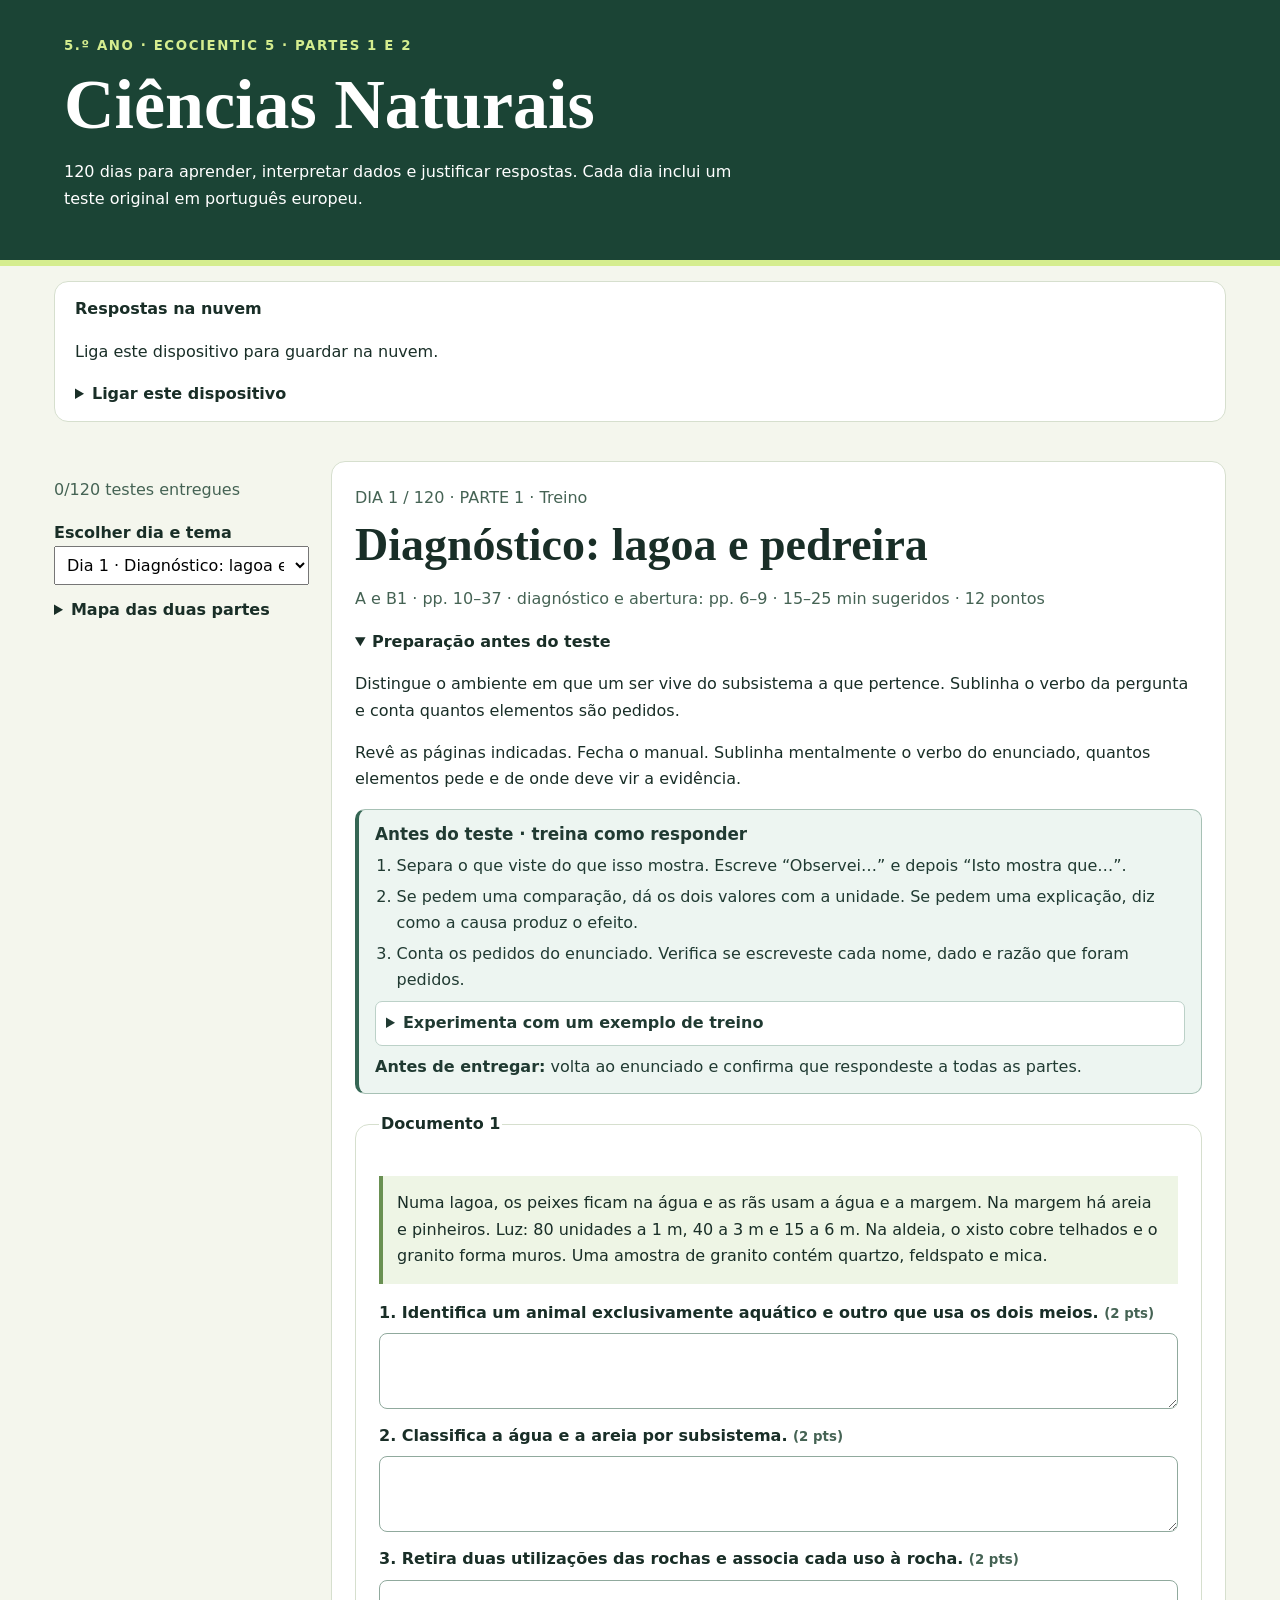
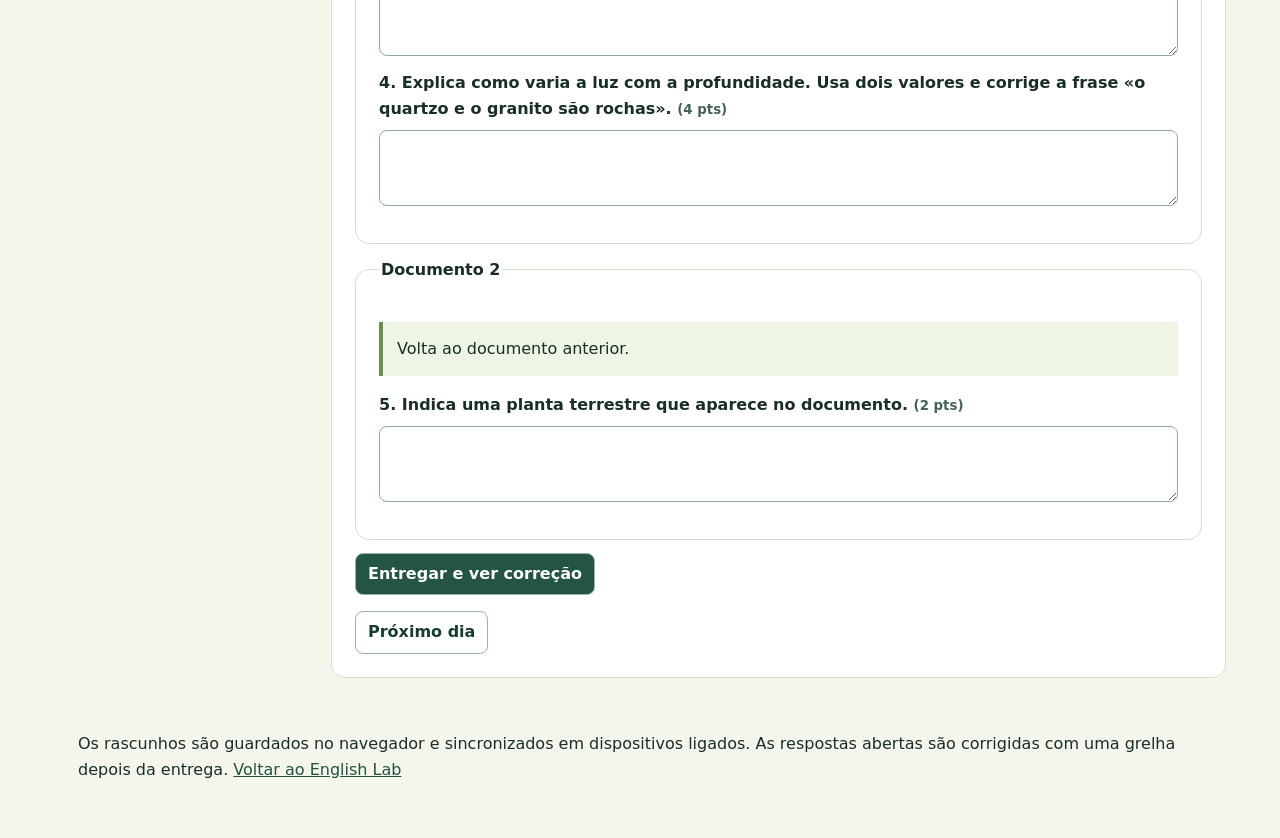
<file: ciencias-naturais.html>
<!doctype html>
<html lang="pt-PT"><head><meta charset="utf-8"><meta name="viewport" content="width=device-width,initial-scale=1"><title>Ciências Naturais · 120 dias</title>
<style>
*{box-sizing:border-box}body{margin:0;background:#f4f6ed;color:#192e27;font:16px/1.65 system-ui,sans-serif}header{background:#1b4435;color:#fff;padding:32px max(5vw,18px);border-bottom:6px solid #d5ed8f}h1,h2{font-family:Georgia,serif;line-height:1.1}h1{font-size:clamp(38px,7vw,70px);margin:8px 0}h2{font-size:clamp(27px,5vw,46px);margin:8px 0}header p{max-width:690px}small,.meta{color:#456354}header small{color:#d5ed8f;font-weight:bold;letter-spacing:.12em}.layout{max-width:1220px;margin:auto;padding:24px;display:grid;grid-template-columns:255px minmax(0,1fr);gap:22px}aside,main{min-width:0}aside select{width:100%;padding:8px;margin-bottom:12px}section,article,fieldset{background:#fff;border:1px solid #d6dfce;border-radius:14px;padding:clamp(14px,3vw,23px);margin:0 0 13px;min-width:0}article{background:#f5f8ee;padding:14px}article p{margin:8px 0}button{font:inherit;font-weight:650;color:#183d30;background:white;border:1px solid #9ab4a6;border-radius:8px;padding:7px 12px;cursor:pointer}.primary{background:#245443;color:white}.source{background:#eef5e5;border-left:4px solid #699052;padding:14px;white-space:pre-wrap}.answer{width:100%;min-height:76px;display:block;font:inherit;padding:8px;margin:7px 0 14px;border:1px solid #90a99d;border-radius:8px}label{font-weight:650}select,input{font:inherit}.controls{display:flex;gap:8px;flex-wrap:wrap}footer,.cloud-panel{max-width:1172px;margin:15px auto;padding:0 24px 24px}.cloud-panel{padding:14px 20px}a{color:#23533f}table{border-collapse:collapse;margin:0 0 14px;width:100%}th,td{padding:6px 10px;border:1px solid #aac0b3;text-align:left}th{background:#eef5e5}.bars{margin:8px 0 16px}.bar-row{display:grid;grid-template-columns:3.5em minmax(0,1fr) 3em;gap:8px;align-items:center;margin:4px 0}.bar{height:16px;background:#497354;border-radius:2px}summary{cursor:pointer;font-weight:700}legend{font-weight:750}@media(max-width:710px){.layout{display:block;padding:12px}aside{margin-bottom:12px}.cloud-panel{margin:12px}.controls button{min-height:44px}}
</style><link rel="stylesheet" href="./apoio-estudo.css?v=1"><script src="./apoio-estudo.js?v=1"></script></head><body>
<header><small>5.º ANO · ECOCIENTIC 5 · PARTES 1 E 2</small><h1>Ciências Naturais</h1><p>120 dias para aprender, interpretar dados e justificar respostas. Cada dia inclui um teste original em português europeu.</p></header>
<section class="cloud-panel"><strong>Respostas na nuvem</strong><p id="cloud-status" role="status"></p><details><summary>Ligar este dispositivo</summary><form id="cloud-form"><label for="cloud-code">Código privado de ligação</label><br><input type="password" id="cloud-code" autocomplete="off" autocapitalize="none" spellcheck="false" required><button type="submit">Ligar e sincronizar</button></form></details><div class="controls"><button id="cloud-refresh" type="button" hidden>Atualizar da nuvem</button><button id="cloud-resolve" type="button" hidden>Resolver versões diferentes</button></div></section>
<div class="layout"><aside><p id="progress" class="meta"></p><label for="jump">Escolher dia e tema</label><select id="jump"></select><details><summary>Mapa das duas partes</summary><ul><li>Dias 1–30 · Parte 1, capítulos A–E.</li><li>Dias 31–56 · Parte 1, treino com outros documentos.</li><li>Dias 57–112 · Parte 2, capítulos F–K.</li><li>Dias 113–120 · revisão e quatro simulados cumulativos.</li></ul><p>O índice de cada dia identifica as páginas de referência. Usa o manual para as imagens, experiências e atividades originais.</p></details></aside><main id="main"></main></div>
<footer><p>Os rascunhos são guardados no navegador e sincronizados em dispositivos ligados. As respostas abertas são corrigidas com uma grelha depois da entrega. <a href="./">Voltar ao English Lab</a></p></footer>
<script>
const days=[{"title": "Diagnóstico: lagoa e pedreira", "pages": "A e B1 · pp. 10–37 · diagnóstico e abertura: pp. 6–9", "lesson": "Distingue o ambiente em que um ser vive do subsistema a que pertence. Sublinha o verbo da pergunta e conta quantos elementos são pedidos.", "source": "Numa lagoa, os peixes ficam na água e as rãs usam a água e a margem. Na margem há areia e pinheiros. Luz: 80 unidades a 1 m, 40 a 3 m e 15 a 6 m. Na aldeia, o xisto cobre telhados e o granito forma muros. Uma amostra de granito contém quartzo, feldspato e mica.", "questions": [["Identifica um animal exclusivamente aquático e outro que usa os dois meios.", "Peixe; rã."], ["Classifica a água e a areia por subsistema.", "Água: hidrosfera; areia: geosfera."], ["Retira duas utilizações das rochas e associa cada uso à rocha.", "Xisto para cobrir telhados; granito para construir muros."], ["Explica como varia a luz com a profundidade. Usa dois valores e corrige a frase «o quartzo e o granito são rochas».", "A luz diminui: de 80 unidades a 1 m para 15 a 6 m. O quartzo é um mineral; o granito é uma rocha que contém quartzo e outros minerais."]], "volume": 1, "kind": "Treino", "sections": [{"document": "Volta ao documento anterior.", "questions": [["Indica uma planta terrestre que aparece no documento.", "Pinheiro."]]}], "minutes": "15–25"}, {"title": "Componentes do solo", "pages": "B2 · pp. 38–44", "lesson": "O solo pode conter partículas minerais, matéria orgânica, água e ar. Uma observação pode dar uma pista sobre cada componente.", "source": "Uma turma observa grãos de areia, fragmentos de folhas e gotas num recipiente com solo. Ao juntar água a uma amostra seca, vê bolhas a sair.", "questions": [["Identifica o componente representado pelos grãos.", "Partículas minerais."], ["Identifica o componente representado pelos fragmentos de folhas.", "Matéria orgânica."], ["Que observação indica a presença de ar?", "As bolhas que saem quando se junta água."], ["O perfil mostra restos de folhas no topo, uma camada escura rica em húmus e fragmentos de rocha em profundidade. Ordena estes três elementos da superfície para baixo. Indica um agente que desagrega a rocha-mãe e explica como atua.", "Restos de folhas → camada rica em húmus → fragmentos de rocha. Por exemplo, a água entra em fendas e, se congelar, expande-se e alarga-as; raízes também podem alargar fendas."], ["Explica o que as gotas e as bolhas mostram. Distingue as duas observações das respetivas interpretações.", "As gotas indicam água na amostra; as bolhas indicam que havia ar nos poros, deslocado pela água."]], "volume": 1, "kind": "Treino", "sections": [{"document": "Manual pp. 38–39 · Funções do solo. As raízes fixam-se num solo que contém água e sais minerais. Fungos e bactérias transformam restos de plantas e animais. Pequenos invertebrados vivem entre as partículas.", "questions": [["Retira duas funções do solo para os seres vivos e identifica o processo que transforma os restos orgânicos.", "Por exemplo, fixação das plantas, fornecimento de água e sais minerais, ou habitat para pequenos seres vivos. Processo: decomposição."]]}], "minutes": "15–25"}, {"title": "Permeabilidade", "pages": "B2 · pp. 38–44", "lesson": "Para comparar a passagem de água, usa a mesma quantidade de solo e água e recipientes iguais. Compara medições feitas nas mesmas condições.", "source": "Foram colocados 100 mL de água em cada funil. Após 2 minutos: amostra A, 68 mL recolhidos; amostra B, 24 mL. Os funis e as quantidades de solo eram iguais.", "questions": [["Qual amostra deixou passar mais água?", "A."], ["Calcula a diferença entre os volumes recolhidos.", "44 mL."], ["Indica duas condições que foram mantidas iguais.", "Volume inicial de água; quantidade de solo; tipo de funil. Quaisquer duas."], ["No quadro do perfil do solo, distingue os horizontes O, A, B e C. Em qual esperas encontrar mais restos vegetais ainda reconhecíveis? Em qual esperas mais fragmentos da rocha-mãe?", "O: restos orgânicos à superfície; A: mistura de matéria mineral e húmus; B: camada de acumulação predominantemente mineral; C: fragmentos da rocha-mãe alterada. Mais restos reconhecíveis em O; mais fragmentos em C."], ["Explica qual amostra foi mais permeável nas condições do ensaio e por que não se deve mudar a quantidade de solo entre funis.", "A foi mais permeável: passaram 68 mL em vez de 24 mL no mesmo tempo. Mudar a quantidade criaria outro fator capaz de alterar o resultado."]], "volume": 1, "kind": "Treino", "sections": [{"document": "Manual p. 44 · Controlo experimental. Três funis iguais contêm, respetivamente, solo arenoso, argiloso e franco. Um quarto funil tem o mesmo material de suporte, mas não tem solo. Todos recebem 50 mL de água.", "questions": [["Explica para que serve o quarto funil. Indica o que se compara entre os três funis com solo.", "O quarto dá uma referência da passagem de água pelo dispositivo sem solo. Entre os restantes, compara-se o volume recolhido no mesmo tempo para avaliar a permeabilidade."]]}], "minutes": "15–25"}, {"title": "Proteção do solo", "pages": "B2 · pp. 38–44", "lesson": "A cobertura vegetal pode reduzir a remoção de partículas pelo escoamento. Para interpretar uma comparação, procura o que mudou e o que se manteve igual.", "source": "Duas bandejas com o mesmo declive receberam a mesma chuva simulada. A bandeja com cobertura vegetal perdeu 12 g de solo. A bandeja sem cobertura perdeu 49 g.", "questions": [["Qual bandeja perdeu mais solo?", "A bandeja sem cobertura vegetal."], ["Quanto solo a mais perdeu essa bandeja?", "37 g."], ["Indica o fator alterado e um fator controlado.", "Cobertura vegetal; declive ou quantidade de chuva."], ["Uma amostra rica em areia deixa passar água rapidamente. Outra, rica em argila, retém mais água neste ensaio. Indica duas propriedades comparadas. Explica por que não se pode identificar a amostra apenas pela cor.", "Permeabilidade e retenção de água. Solos com cores semelhantes podem ter composições e comportamentos diferentes."], ["Explica como os dados apoiam uma medida para proteger uma encosta. Indica uma limitação do ensaio.", "Manter vegetação: nas bandejas perderam-se 12 g com cobertura e 49 g sem cobertura. O ensaio só testou um declive, um tipo de solo ou uma intensidade de chuva."]], "volume": 1, "kind": "Treino", "minutes": "15–25"}, {"title": "Materiais, propriedades e usos", "pages": "B3 · pp. 45–48", "lesson": "Material é aquilo de que um objeto é feito; propriedade é uma característica; utilização é aquilo para que serve.", "source": "Uma oficina usa ardósia, que se separa em placas, para revestir telhados. Usa granito resistente ao desgaste em degraus. Usa argila moldável para fazer vasos.", "questions": [["Retira dois materiais do texto.", "Ardósia, granito ou argila. Indicar dois."], ["Retira duas utilizações e associa-as aos materiais.", "Telhados: ardósia; degraus: granito; vasos: argila. Indicar dois pares."], ["Qual propriedade facilita a produção de vasos?", "A argila é moldável."], ["Explica a escolha do granito para degraus e propõe uma forma de comparar o desgaste de dois materiais.", "A resistência ao desgaste ajuda a suportar o uso repetido. Aplicar a mesma fricção aos dois materiais e comparar a perda de massa ou as marcas."]], "volume": 1, "kind": "Treino", "sections": [{"document": "Volta ao documento anterior.", "questions": [["Escreve um exemplo de propriedade e um exemplo de utilização diferentes dos do texto.", "Por exemplo, impermeabilidade e revestir um pavimento."]]}, {"document": "Manual pp. 45–48 · Exploração de recursos. Uma empresa extrai blocos à superfície numa pedreira; outra retira minério numa mina. O município recupera o terreno de uma antiga extração.", "questions": [["Retira duas formas de exploração e propõe uma medida para reduzir o impacto depois do encerramento. Justifica.", "Pedreira e mina. Por exemplo, recuperar o relevo e a cobertura vegetal ajuda a reduzir a erosão ou recuperar habitat."]]}, {"document": "Manual pp. 48–49 · Leitura de mapa. A legenda de um mapa simplificado mostra granito no setor norte, arenito no setor sul e basalto nas ilhas vulcânicas. Uma construção nas ilhas aproveita blocos de uma rocha local.", "questions": [["Retira da legenda a rocha associada às ilhas, classifica-a pelo modo de formação e refere uma utilização do texto.", "Basalto; rocha magmática formada por solidificação de lava. Utilização: construção com blocos."]]}], "minutes": "15–25"}, {"title": "Como identificar rochas", "pages": "B1 · pp. 32–37", "lesson": "Cruza vários indícios. Estrutura, textura e reação observada ajudam a identificar amostras. Uma característica isolada pode corresponder a mais do que um material.", "source": "Ficha de amostras: A tem cristais visíveis de quartzo, feldspato e mica. B separa-se em lâminas. C faz efervescência no teste com ácido. Candidatos: granito, xisto e calcário.", "questions": [["Associa A ao candidato mais plausível.", "Granito."], ["Associa B e C aos candidatos, por ordem.", "B: xisto; C: calcário."], ["Corrige «a mica é uma rocha».", "A mica é um mineral."], ["Associa cada processo ao grupo de rochas: arrefecimento de lava; compactação de sedimentos; transformação de uma rocha no interior da Terra sem fusão. Dá um exemplo de cada grupo.", "Magmática: basalto; sedimentar: argilito; metamórfica: xisto."], ["Escolhe dois resultados distintos da ficha e explica como os usaste para separar os candidatos. Indica por que a cor, sozinha, seria uma pista fraca.", "Por exemplo, a estrutura em lâminas aponta para xisto; a efervescência aponta para calcário. Rochas diferentes podem ter cores semelhantes."]], "volume": 1, "kind": "Treino", "minutes": "15–25"}, {"title": "Prova do capítulo B", "pages": "B · pp. 30–51", "lesson": "Faz a prova sem consultar o manual. Se pedirem um uso e uma propriedade, escreve os dois separadamente.", "source": "Um município compara três materiais: X é argila moldável; Y é granito resistente; Z é calcário que fez efervescência. Em parcelas iguais, a parcela nua perdeu 35 g de solo e a coberta perdeu 9 g sob a mesma chuva.", "questions": [["Indica a propriedade observada em Z e a identificação do material.", "Efervescência; calcário."], ["Retira uma propriedade de X e sugere um uso coerente.", "Moldável; fazer vasos, tijolos ou outra peça moldada."], ["Qual é a diferença de perda de solo entre parcelas?", "26 g."], ["Classifica xisto e granito pelo processo de formação.", "Xisto: metamórfica; granito: magmática."], ["Indica uma condição a manter se repetires a comparação das parcelas.", "Declive, tipo ou quantidade de solo, ou intensidade da chuva."], ["Justifica uma medida de proteção do solo com os dados e explica por que granito e quartzo não pertencem à mesma categoria.", "Manter cobertura: a parcela coberta perdeu 9 g contra 35 g. Granito é rocha composta por minerais; quartzo é mineral."]], "volume": 1, "kind": "Prova", "sections": [{"document": "Um aluno observou quartzo numa rocha. A amostra M solidificou a partir de magma; N transformou-se sob pressão sem fusão.", "questions": [["Classifica o quartzo como rocha ou mineral.", "mineral"], ["Que grupo inclui a amostra solidificada a partir de lava?", "magmática"], ["Que grupo inclui a amostra transformada sem fusão?", "metamórfica"]]}, {"document": "A e B recebem 80 mL e usam funis iguais. Em 2 min, passam 61 mL em A e 24 mL em B.", "questions": [["Que amostra deixou passar mais água?", "A"], ["Quanto passou em A?", "61 mL"], ["Quanto passou em B?", "24 mL"]]}], "minutes": "25–35"}, {"title": "Água na Terra", "pages": "C1 · pp. 54–57", "lesson": "Lê primeiro o universo a que os números se referem. Uma percentagem da água doce não é automaticamente uma percentagem de toda a água.", "source": "Modelo de 100 unidades de água terrestre: 97 de água salgada e 3 de água doce. Das 3 unidades de água doce, apenas 0,1 é representada como facilmente acessível neste modelo.", "questions": [["Que tipo de água predomina?", "Água salgada."], ["Quantas unidades representam água doce?", "3 unidades."], ["As 0,1 unidades fazem parte das 97 ou das 3?", "Das 3 unidades de água doce."], ["Na legenda de um esquema, o gelo aparece em glaciares, a água líquida em rios e aquíferos e o vapor na atmosfera. Indica dois reservatórios de água doce diferentes e identifica o estado físico da água em cada um.", "Por exemplo, glaciar: sólido; rio ou aquífero: líquido. Indicar dois reservatórios e os estados correspondentes."], ["Corrige «há pouca água doce porque os oceanos ocupam apenas uma pequena parte do modelo». Usa dois números.", "O modelo mostra o contrário: 97 unidades de água salgada contra 3 de água doce. A água dos oceanos corresponde à maior parcela do modelo."]], "volume": 1, "kind": "Treino", "minutes": "15–25"}, {"title": "Estados e ciclo da água", "pages": "C1 · pp. 54–57", "lesson": "Evaporação: líquido para gás. Condensação: gás para líquido. Precipitação é a queda de água a partir das nuvens. Infiltração é a entrada de água no solo.", "source": "A água de uma poça diminui ao sol. Em seguida, uma superfície fria acima da água fica com gotas. Num modelo de encosta, parte da chuva entra no solo e parte corre pela superfície.", "questions": [["Nomeia o processo associado à diminuição da poça.", "Evaporação."], ["Nomeia o processo que forma as gotas na superfície fria.", "Condensação."], ["Como se chama a entrada de água no solo?", "Infiltração."], ["Num modelo, o gelo derrete e a água resultante volta a congelar. Nomeia as duas mudanças de estado pela ordem indicada e diz se a água ganha ou perde energia térmica em cada uma.", "Fusão: ganha energia térmica. Solidificação: perde energia térmica."], ["Escreve uma sequência que ligue poça, vapor, gotas e chuva. Distingue a formação de gotas da sua queda.", "Evaporação forma vapor; arrefecimento favorece condensação em gotas; a queda da água constitui precipitação."]], "volume": 1, "kind": "Treino", "minutes": "15–25"}, {"title": "Água e seres vivos", "pages": "C2 · pp. 58–61", "lesson": "Ao testar o efeito da água, mantém iguais as outras condições relevantes. Uma conclusão deve responder à pergunta que o ensaio permite investigar.", "source": "Dois grupos de feijoeiros iguais receberam a mesma luz e temperatura. A recebeu água adequada; B não recebeu água. Após cinco dias, A manteve folhas firmes e B murchou.", "questions": [["Qual foi a variável alterada?", "A água fornecida."], ["Indica duas condições mantidas iguais.", "Luz e temperatura. Também se aceita o mesmo tipo de planta como uma das duas."], ["Que observação foi registada no grupo B?", "As plantas murcharam."], ["Mistura-se sal em água até deixar de se ver o sal. Num segundo copo, parte do sal fica no fundo depois de mexer. Na primeira mistura, identifica soluto e solvente. Explica o que o depósito no segundo copo pode indicar.", "Soluto: sal. Solvente: água. Se se mantiverem as condições e o depósito persistir após tempo suficiente, pode indicar que se atingiu o limite de solubilidade."], ["Formula uma conclusão apoiada na comparação e explica por que mudar também a luz dificultaria a interpretação.", "A água contribuiu para manter as folhas firmes: A manteve-as firmes e B murchou. Se a luz também mudasse, não se isolaria o efeito da água."]], "volume": 1, "kind": "Treino", "minutes": "15–25"}, {"title": "Qualidade da água", "pages": "C3 · pp. 62–63", "lesson": "Aspeto e cheiro são observações úteis, mas não determinam por si só se a água é potável. Lê as informações de análise fornecidas na questão.", "source": "A água A é transparente e não tem cheiro, mas não foi analisada. A água B tem partículas visíveis. Um relatório informa que a amostra C cumpre os critérios analisados de potabilidade.", "questions": [["Qual amostra contém partículas visíveis?", "B."], ["Qual amostra tem resultados de análise favoráveis?", "C."], ["Corrige «A é certamente potável por ser transparente».", "A transparência não basta para determinar a potabilidade."], ["Uma mistura contém areia suspensa e sal dissolvido. Explica o que um filtro comum pode remover e o que pode continuar na água. Que conclusão não podes tirar só por a água ficar límpida?", "O filtro pode reter areia; o sal dissolvido pode passar. A aparência límpida não prova que a água seja potável."], ["Indica duas informações que ajudariam a avaliar A e explica por que olhar para a amostra é insuficiente.", "Por exemplo, resultados microbiológicos e químicos. Microrganismos ou substâncias dissolvidas podem não ser visíveis."]], "volume": 1, "kind": "Treino", "sections": [{"document": "Manual p. 62 · Tipos de água. Uma amostra de estuário apresenta salinidade intermédia entre a do rio e a do mar. Noutra amostra, proveniente de um poço, a análise encontrou microrganismos prejudiciais.", "questions": [["Classifica a primeira amostra quanto à salinidade e a segunda quanto à contaminação. Explica por que «água doce» não significa «água potável».", "A primeira é salobra. A segunda está inquinada. A água doce pode conter microrganismos ou substâncias prejudiciais."]]}], "minutes": "15–25"}, {"title": "Água e saúde", "pages": "C4 · pp. 64–67", "lesson": "Quando um texto contém instruções, localiza o destinatário, a ação e o período. Para uma pergunta de extração, usa o que está escrito.", "source": "Aviso fictício: «Até nova indicação, use água engarrafada para beber e preparar refeições. As análises da rede ainda estão em curso. A próxima atualização será publicada às 18 h.»", "questions": [["Retira as duas utilizações para as quais o aviso indica água engarrafada.", "Beber e preparar refeições."], ["A que horas sai a atualização?", "Às 18 h."], ["O texto afirma que as análises terminaram? Justifica.", "Não; diz que ainda estão em curso."], ["Depois do exercício físico, um aluno sua mais. Indica uma função da água relacionada com o suor e outra ligada ao transporte de substâncias no corpo.", "A transpiração ajuda a regular a temperatura corporal; a água integra líquidos como o sangue, que transportam substâncias."], ["Explica por que seria incorreto anunciar que a restrição termina às 18 h. Distingue atualização de autorização.", "As 18 h são a hora de uma atualização, não o fim da restrição. A instrução aplica-se até nova indicação."]], "volume": 1, "kind": "Treino", "sections": [{"document": "Manual pp. 66–67 · Rótulos de água. A água A tem pH 6, cálcio 18 mg/L e sódio 4 mg/L. A água B tem pH 8, cálcio 35 mg/L e sódio 10 mg/L.", "questions": [["Identifica a água mais ácida e a que tem mais cálcio. Calcula a diferença de cálcio e indica a unidade.", "A tem pH menor e é mais ácida. B tem mais cálcio: 35 − 18 = 17 mg/L."]]}], "minutes": "15–25"}, {"title": "Uso sustentável da água", "pages": "C5 · pp. 68–75", "lesson": "Compara volumes usando a mesma unidade e o mesmo período. Para medir poupança, subtrai o consumo depois da mudança ao consumo inicial.", "source": "Consumo semanal: duche 280 L, autoclismo 180 L, lavagem 100 L. Uma medida reduz o duche em 60 L; outra reduz a lavagem em 25 L. Cada medida pode ser aplicada separadamente.", "questions": [["Qual atividade apresenta maior consumo?", "Duche."], ["Quanto se poupa se forem aplicadas as duas medidas?", "85 L."], ["Qual será o consumo semanal do duche após a redução?", "220 L."], ["Um esquema mostra fertilizante a infiltrar-se num terreno e esgoto não tratado a entrar no rio. Distingue duas vias de poluição e associa a cada uma uma medida preventiva.", "Infiltração para águas subterrâneas: usar fertilizantes de forma controlada. Descarga direta no rio: tratar as águas residuais antes da descarga."], ["Recomenda uma medida se só for possível escolher uma. Usa os dois valores de poupança e indica uma forma de verificar o efeito real.", "Escolher a redução no duche: 60 L contra 25 L. Comparar medições durante períodos semelhantes antes e depois."]], "volume": 1, "kind": "Treino", "sections": [{"document": "Manual pp. 72–73 · Ciclo urbano da água. A estação X recebe água captada no rio e envia água tratada para as casas. A estação Y recebe águas residuais das casas e trata-as antes da devolução ao meio.", "questions": [["Identifica X e Y como ETA ou ETAR. Explica a diferença de finalidade.", "X é a ETA, que trata água captada para abastecimento e consumo. Y é a ETAR, que trata águas residuais para reduzir o impacto da descarga ou permitir usos adequados."]]}], "minutes": "15–25"}, {"title": "Prova do capítulo C", "pages": "C · pp. 52–77", "lesson": "Lê unidades e intervalos. Uma explicação deve ligar o resultado ao processo ou à condição que o produziu.", "source": "Dados: depósito A passa de 90 para 70 L numa semana; B passa de 90 para 82 L. Uma amostra de A é límpida, mas não foi analisada. Após chuva, parte da água penetra no solo.", "questions": [["Qual foi a diminuição de A e de B?", "A: 20 L; B: 8 L."], ["Nomeia o processo descrito no solo.", "Infiltração."], ["A observação da amostra de A prova que é potável?", "Não; é límpida, mas não foi analisada."], ["Assinala V ou F e corrige: a condensação transforma água líquida em vapor.", "F. A condensação transforma vapor em líquido."], ["Propõe uma ação que reduza o desperdício e indica como medes a poupança.", "Por exemplo, reparar uma fuga e comparar litros em períodos equivalentes."], ["Um colega diz que toda a perda de A se deve à evaporação. Explica por que os dados não provam isso e propõe uma comparação para investigar.", "Os volumes só mostram a perda; pode haver fuga ou uso. Comparar depósitos iguais, um coberto e outro aberto, controlando temperatura, fugas e retiradas."]], "volume": 1, "kind": "Prova", "sections": [{"document": "Dissolveu-se açúcar em água e deixou-se a mistura perder água. No final ficaram resíduos sólidos.", "questions": [["Qual é o soluto?", "açúcar"], ["Qual é o solvente?", "água"], ["Como se chama a passagem de água líquida para vapor?", "evaporação"]]}, {"document": "Uma conduta descarrega água residual no ribeiro; chuva leva fertilizante através do solo de um campo.", "questions": [["Que fonte chega diretamente ao rio?", "água residual"], ["Que substância entra no solo e pode atingir água subterrânea?", "fertilizante"], ["Que medida atua sobre a primeira fonte?", "tratamento de águas residuais"]]}, {"document": "Manual pp. 72–73 · Etapas de tratamento. Uma grade retém ramos. Num tanque, partículas assentam. Um filtro retém partículas mais finas. Uma etapa posterior reduz microrganismos.", "questions": [["Dá o nome de cada etapa, na ordem descrita, e indica qual atua especificamente sobre microrganismos.", "Gradagem, decantação, filtração e desinfeção. A desinfeção atua sobre microrganismos."]]}], "minutes": "25–35"}, {"title": "A Terra e os seus subsistemas", "pages": "A · pp. 10–29", "lesson": "Atmosfera: camada gasosa. Hidrosfera: água. Geosfera: materiais rochosos e solos. Biosfera: seres vivos. Um organismo e o meio que ocupa podem pertencer a subsistemas diferentes.", "source": "Num estuário há água salobra, areia, vento e plantas. Um peixe desloca-se no canal. A exposição à luz é menor no fundo do canal.", "questions": [["Classifica água, areia, ar em movimento e plantas.", "Hidrosfera, geosfera, atmosfera e biosfera."], ["Classifica o peixe por subsistema e o canal por tipo de ambiente.", "Peixe: biosfera; canal: ambiente aquático."], ["Indica um fator ambiental que varia com a profundidade no texto.", "Quantidade de luz."], ["Uma poça tem água líquida e temperatura moderada. Uma costa rochosa fica alternadamente coberta e descoberta pelo mar. Indica duas condições favoráveis à vida na poça e o fenómeno que explica a alternância na costa.", "Água líquida e temperatura adequada. A subida e a descida das marés."], ["Explica por que o peixe não passa a pertencer à hidrosfera pelo facto de viver na água. Indica uma condição da Terra favorável à vida.", "O peixe é um ser vivo da biosfera; a água é o meio e pertence à hidrosfera. Por exemplo, água líquida ou temperatura adequada."]], "volume": 1, "kind": "Treino", "sections": [{"document": "Manual pp. 24–27 · Modelo de aquário. Num aquário há água, ar acima da superfície, areia no fundo, plantas e peixes. As plantas usam a luz; os peixes utilizam oxigénio dissolvido na água.", "questions": [["Associa os quatro subsistemas a exemplos do modelo. Descreve uma interação entre um ser vivo e um elemento do meio.", "Hidrosfera: água; atmosfera: ar; geosfera: areia; biosfera: plantas ou peixes. Por exemplo, os peixes obtêm da água o oxigénio dissolvido necessário à respiração."]]}], "minutes": "15–25"}, {"title": "Simulado 1", "pages": "A–C · prova com documentos", "lesson": "Faz sem consultar. Antes de entregar, verifica se respondeste a todos os verbos de cada pergunta.", "source": "Documento A: dois locais recebem igual luz à superfície. No local X medem-se 50 unidades a 2 m e 18 a 5 m. No Y medem-se 41 a 2 m e 12 a 5 m. Documento B: a aldeia usa xisto em telhados e granito em degraus. Solo coberto perdeu 7 g e solo nu perdeu 32 g após chuva igual.", "questions": [["Compara X e Y a 5 m e calcula a diferença.", "X tem mais luz: 18 contra 12; diferença de 6 unidades."], ["Retira dois usos e associa cada um a uma rocha.", "Xisto em telhados; granito em degraus."], ["Corrige «a cobertura aumentou a perda de solo». Usa os dados.", "Diminuiu a perda: 7 g no solo coberto contra 32 g no solo nu."], ["Classifica o solo e as plantas que o cobrem pelos subsistemas da Terra.", "Solo: geosfera; plantas: biosfera."], ["Assinala V ou F e corrige: a mica é uma rocha que faz parte do granito.", "F. A mica é um mineral que pode fazer parte do granito."], ["Uma amostra tem fragmentos de folhas e grãos minerais. Ao juntar água, saem bolhas. Indica três componentes já presentes na amostra e a pista de cada um.", "Matéria orgânica: folhas; partículas minerais: grãos; ar: bolhas deslocadas pela água."], ["Escreve uma conclusão sobre a variação da luz e outra sobre proteção do solo. Para cada conclusão, usa um par de valores e diz o que os valores, sozinhos, não permitem concluir.", "A luz diminui com a profundidade, por exemplo 50 para 18 em X; os dados não identificam a causa da diferença X/Y. A cobertura reduziu a perda no ensaio, 7 contra 32 g; não prova o mesmo valor em todos os solos."]], "volume": 1, "kind": "Prova", "minutes": "25–35"}, {"title": "Recuperação com novas pistas", "pages": "A–C · segunda tentativa", "lesson": "Depois de corrigires o dia 16, refaz mentalmente um erro. Agora usa as pistas desta situação e justifica as respostas.", "source": "Numa serra, uma equipa descreve água num riacho, ar húmido, rochas e musgos. Uma pedra R separa-se em lâminas. No ensaio com o mesmo volume de água, P deixa passar 55 mL em 1 min e Q deixa passar 21 mL.", "questions": [["Indica o subsistema a que pertence o musgo e o do riacho enquanto massa de água.", "Biosfera; hidrosfera."], ["Identifica a rocha mais provável para R entre xisto e granito e indica a pista.", "Xisto; separa-se em lâminas."], ["Calcula a diferença de volume entre P e Q.", "34 mL."], ["Explica qual é o solo mais permeável e propõe uma alteração que tornaria injusta a comparação. Escreve o motivo.", "P deixou passar 55 mL contra 21 mL no mesmo minuto. Usar funis ou quantidades de solo diferentes acrescentaria outro fator."]], "volume": 1, "kind": "Treino", "sections": [{"document": "Volta ao documento anterior.", "questions": [["Indica uma condição que deves manter igual ao comparar P e Q.", "Volume inicial, tempo, massa de solo ou tipo de funil."]]}], "minutes": "15–25"}, {"title": "Simulado 2", "pages": "A–C · prova com documentos", "lesson": "Usa palavras precisas. Em «retira», localiza informações explícitas. Em «explica», liga os dados ao conceito.", "source": "Um parque tem uma lagoa, uma margem rochosa e um prado. As rãs vão da água à margem; um peixe permanece na água. A equipa recolhe água transparente e recolhe um solo em que encontra fragmentos de folhas. No parque usam calcário numa fachada e granito num passeio.", "questions": [["Indica um animal apenas aquático e um dos dois meios.", "Apenas aquático: peixe. Dos dois meios: rã."], ["Retira dois usos de rocha e escreve a rocha respetiva.", "Calcário em fachada; granito no passeio."], ["Que componente do solo é representado pelas folhas?", "Matéria orgânica."], ["Identifica o ambiente terrestre junto da lagoa e o ambiente aquático.", "Margem rochosa; água da lagoa."], ["Que medida ajuda a reduzir a erosão do solo no prado? Explica o mecanismo.", "Manter a cobertura vegetal ajuda a proteger o solo do impacto da chuva e a reduzir a perda de partículas."], ["Um aluno escreveu «a luz varia no lago». Reescreve com a direção da variação e dados novos: 66 unidades a 1 m e 19 a 5 m.", "À medida que aumenta a profundidade, a luz diminui: de 66 unidades a 1 m para 19 unidades a 5 m."], ["Corrige a afirmação «o peixe faz parte da hidrosfera e a água transparente é sempre potável». Justifica cada correção.", "Peixe: biosfera por ser vivo. Água transparente pode conter substâncias ou organismos invisíveis; é necessário verificar a qualidade."]], "volume": 1, "kind": "Prova", "minutes": "25–35"}, {"title": "Ar e atmosfera", "pages": "D1 · pp. 80–86", "lesson": "O ar é uma mistura. Distingue o gás mais abundante de um gás com uma função importante. A atmosfera é a camada gasosa que envolve a Terra.", "source": "Modelo simplificado de 100 partes de ar seco: 78 de azoto, 21 de oxigénio e 1 de outros gases. Um aluno escreve: «há mais oxigénio do que azoto».", "questions": [["Indica o gás mais abundante.", "Azoto."], ["Quantas partes do modelo correspondem ao oxigénio?", "21."], ["Corrige a afirmação usando dois valores.", "Há mais azoto: 78 partes contra 21 de oxigénio."], ["Num diagrama, os fenómenos meteorológicos aparecem na camada mais baixa e a maior concentração de ozono aparece na camada acima. Nomeia as duas camadas e indica uma função da camada de ozono.", "Troposfera e estratosfera. O ozono estratosférico absorve parte da radiação ultravioleta solar."], ["Explica por que a existência de um gás em menor quantidade não permite concluir que seja dispensável. Usa o oxigénio como exemplo.", "Quantidade e função são diferentes. O oxigénio, embora menos abundante que o azoto, é usado na respiração de muitos seres vivos."]], "volume": 1, "kind": "Treino", "minutes": "15–25"}, {"title": "Propriedades do ar", "pages": "D1 · pp. 80–86", "lesson": "O ar ocupa espaço e pode ser comprimido. Se um resultado é uma observação, descreve primeiro o que se viu e só depois interpreta.", "source": "Um copo invertido com papel no fundo entra verticalmente na água. O papel fica seco. Ao inclinar o copo saem bolhas e o papel molha-se. Numa seringa fechada, o êmbolo avança sem o ar sair.", "questions": [["Que observação se obtém com o copo vertical?", "O papel fica seco."], ["O que se vê ao inclinar o copo?", "Saem bolhas e o papel molha-se."], ["Que propriedade mostra a seringa?", "O ar é compressível."], ["Numa demonstração do professor, uma vela apaga-se após baixar a disponibilidade de oxigénio. Classifica o oxigénio como combustível ou comburente e justifica.", "Comburente: favorece a combustão; o combustível é a substância que arde."], ["Explica por que o papel molha após inclinar o copo e distingue a propriedade demonstrada da que foi testada na seringa.", "O ar ocupava espaço e impedia a entrada de água. Ao sair em bolhas, a água ocupa o espaço e molha o papel. A seringa demonstra compressibilidade."]], "volume": 1, "kind": "Treino", "sections": [{"document": "Manual p. 83 · Massa do ar. Num ensaio com um recipiente rígido fechado, a balança regista 114,2 g antes e 114,8 g depois de se adicionar ar. Mantiveram-se o recipiente e o seu volume exterior.", "questions": [["Calcula a diferença e explica o que este resultado mostra sobre uma propriedade do ar.", "0,6 g. A massa aumentou após se adicionar ar, o que mostra que o ar acrescentado tem massa."]]}], "minutes": "15–25"}, {"title": "Poluição e qualidade do ar", "pages": "D2 · pp. 87–95", "lesson": "Uma diferença observada não demonstra, sozinha, a causa. Procura medições repetidas e compara lugares e horários semelhantes.", "source": "Partículas, em unidades do exercício: avenida 38 de manhã e 23 à tarde; jardim 17 de manhã e 15 à tarde. O vento não foi registado.", "questions": [["Qual medição é a maior?", "38 na avenida de manhã."], ["Calcula a diferença entre locais de manhã.", "21 unidades."], ["Em qual local a variação entre manhã e tarde é maior?", "Na avenida: 15 contra 2 unidades."], ["Associa três descrições a fenómenos diferentes: retenção acrescida de calor; precipitação acidificada; menos proteção contra radiação UV. Nomeia cada fenómeno.", "Intensificação do efeito de estufa; chuva ácida; diminuição da camada de ozono."], ["Explica por que não se pode atribuir toda a diferença apenas ao trânsito e propõe dois dados que ajudariam a investigar.", "Os dados mostram associação, mas o vento e outras fontes podem influenciar. Contar veículos e registar vento, ou repetir medições em dias e condições comparáveis."]], "volume": 1, "kind": "Treino", "minutes": "15–25"}, {"title": "Prova do capítulo D", "pages": "D · pp. 78–97", "lesson": "Distingue composição, propriedades e poluição. Justifica as medidas com uma ligação explícita à fonte.", "source": "Na saída da escola há carros parados com motores ligados. O monitor regista 36 unidades junto ao portão e 19 numa rua lateral. Num ensaio à parte, uma seringa fechada reduz o volume do ar.", "questions": [["Identifica uma fonte possível de poluição no relato.", "Gases e partículas emitidos pelos carros com motores ligados."], ["Calcula a diferença entre as medições.", "17 unidades."], ["Que propriedade do ar é mostrada pela seringa?", "Compressibilidade."], ["Classifica como V ou F e corrige: o oxigénio é o gás mais abundante no ar.", "F. O azoto é o mais abundante."], ["As duas medições, sem repetição, provam a causa da diferença? Explica.", "Não. Mostram uma diferença nesses pontos; outras fontes, vento ou condições podem afetar o resultado."], ["Propõe uma medida para a escola e um plano para testar se resulta. Usa um dado do texto e uma condição a manter.", "Pedir que desliguem os motores. O portão teve 36 contra 19. Medir antes e depois no mesmo local e horário, registando condições semelhantes."]], "volume": 1, "kind": "Prova", "sections": [{"document": "O professor compara velas iguais. A vela com menor disponibilidade de oxigénio apaga-se mais cedo. O combustível é cera.", "questions": [["Qual é o combustível da vela?", "cera"], ["Qual gás atua como comburente?", "oxigénio"], ["Qual é o gás mais abundante do ar?", "azoto"]]}, {"document": "A: certos gases retêm mais calor. B: gases reagem e favorecem precipitação acidificada. C: menos ozono estratosférico deixa passar mais UV.", "questions": [["Que fenómeno corresponde a A?", "intensificação do efeito de estufa"], ["Que fenómeno corresponde a B?", "chuva ácida"], ["Que fenómeno corresponde a C?", "diminuição da camada de ozono"]]}], "minutes": "25–35"}, {"title": "Animais nos seus ambientes", "pages": "E1 · pp. 102–105", "lesson": "O habitat oferece condições e recursos, como abrigo e alimento. Identifica a necessidade e liga-a a uma pista sobre o local.", "source": "Local A: poça com insetos e plantas aquáticas. B: bosque com sementes e cavidades nas árvores. C: falésia com fendas, ventos fortes e acesso ao mar. Animais: esquilo que come sementes; ave marinha que nidifica em fendas; rã que usa a poça.", "questions": [["Associa cada animal a um local.", "Esquilo B; ave marinha C; rã A."], ["Indica o abrigo disponível para o esquilo.", "Cavidades nas árvores."], ["Que pista aponta para o local da ave?", "Fendas para nidificar, ou acesso ao mar associado ao hábito descrito."], ["Distingue habitat de adaptação. Usa como exemplo um animal que vive numa falésia e apresenta uma característica que o ajuda a explorar o meio.", "Habitat é o local e as condições onde vive; adaptação é uma característica que favorece a vida nesse meio. Por exemplo, a falésia é o habitat; asas ajudam uma ave a deslocar-se a partir dela."], ["Explica duas associações com pistas diferentes. Diz o que a presença temporária de uma rã na margem mostra sobre o uso de ambientes.", "Por exemplo, bosque tem sementes para o esquilo e falésia tem fendas para a ave. A rã pode usar tanto a água como a margem."]], "volume": 1, "kind": "Treino", "minutes": "15–25"}, {"title": "Forma e simetria", "pages": "E2 · pp. 106–108", "lesson": "Na simetria bilateral, um plano divide o corpo em duas metades correspondentes. Na radial, várias divisões passam pelo eixo central. Forma e simetria são características distintas.", "source": "Animal A tem corpo alongado que afina nas extremidades e duas metades laterais semelhantes. B tem braços distribuídos à volta do centro. C tem forma irregular sem metades correspondentes.", "questions": [["Identifica a simetria de A.", "Bilateral."], ["Identifica a simetria de B.", "Radial."], ["Classifica C quanto à simetria.", "Assimétrico."], ["Classifica três contornos: corpo em forma de fuso; corpo cilíndrico dividido em anéis; corpo achatado. A partir do contorno, é sempre possível determinar a simetria? Justifica.", "Fusiforme; cilíndrico e segmentado; achatado. Não: é preciso examinar como as partes do corpo se correspondem em torno de planos ou de um eixo."], ["Descreve a forma de A e explica por que a forma e a simetria respondem a perguntas diferentes.", "Corpo alongado e afilado, ou fusiforme. A forma descreve o contorno; a simetria descreve como as partes se correspondem."]], "volume": 1, "kind": "Treino", "minutes": "15–25"}, {"title": "Revestimentos dos animais", "pages": "E3 · pp. 109–117", "lesson": "Pelos, penas, escamas, pele nua e estruturas duras têm funções que variam com a espécie. Liga o revestimento a uma função usando as pistas.", "source": "A tem penas; B tem pelos densos e vive num local frio; C tem uma concha dura e recolhe-se nela; D tem pele nua e húmida.", "questions": [["Identifica o revestimento de B e de C.", "B: pelos; C: concha."], ["Qual descrição é compatível com uma ave?", "A, com penas."], ["Retira uma pista de que C usa o revestimento para proteção.", "Recolhe-se dentro da concha dura."], ["Num ensaio descrito no manual, comparam-se gotas sobre uma pena antes e depois de a lavar com detergente. Indica o fator alterado e uma observação que ajudaria a comparar a resistência à passagem de água.", "Tratamento com detergente. Observar se as gotas permanecem à superfície ou penetram, usando volumes iguais e o mesmo tempo."], ["Explica duas funções diferentes de revestimento com dados do texto. Indica por que a mesma função pode ocorrer em revestimentos diferentes.", "Pelos densos ajudam a reduzir a perda de calor; a concha protege quando C se recolhe. Diferentes estruturas podem, por exemplo, contribuir para a proteção."]], "volume": 1, "kind": "Treino", "sections": [{"document": "Manual pp. 114–115 · Revestimentos. Um gafanhoto tem uma carapaça rígida que não cresce com o corpo. O caracol tem uma concha de uma peça; o mexilhão tem duas peças articuladas.", "questions": [["Explica por que o gafanhoto precisa de mudar o revestimento. Classifica as duas conchas.", "A carapaça rígida limita o crescimento, pelo que o animal a substitui periodicamente por muda. Caracol: concha univalve. Mexilhão: concha bivalve."]]}], "minutes": "15–25"}, {"title": "Locomoção", "pages": "E4 · pp. 118–122", "lesson": "Distingue o meio, o modo de deslocação e o órgão que o permite. Na água, formas afiladas e estruturas de propulsão podem facilitar a natação.", "source": "Animal X usa barbatanas e tem corpo fusiforme. Y desloca-se no ar com asas. Z salta em terra com membros posteriores fortes. W desloca-se na água expelindo um jato.", "questions": [["Indica o modo de locomoção de X, Y e Z.", "Natação, voo e salto."], ["Que estrutura impulsiona Z?", "Membros posteriores fortes."], ["Como W produz movimento?", "Expelindo um jato de água."], ["Compara o voo de uma ave e de um morcego. Indica uma estrutura própria de cada exemplo e a função que partilham.", "Ave: asas com penas; morcego: membrana alar estendida entre os dedos. Ambas as estruturas contribuem para o voo."], ["Explica como duas características de X contribuem para a natação e compara a propulsão de X com a de W.", "Corpo fusiforme reduz a resistência; barbatanas ajudam a impulsionar ou orientar. W usa um jato em vez de barbatanas."]], "volume": 1, "kind": "Treino", "minutes": "15–25"}, {"title": "Prova do capítulo E", "pages": "E · pp. 98–124", "lesson": "Relaciona estrutura e função. Se pedirem duas adaptações, nomeia cada estrutura e explica a sua contribuição.", "source": "Na zona costeira, A tem patas com membranas entre os dedos e penas. B tem corpo fusiforme e barbatanas. C prende-se às rochas e possui concha. D tem cinco braços em redor do centro.", "questions": [["Qual adaptação de A ajuda a deslocação na água?", "Membranas interdigitais nas patas."], ["Que simetria apresenta D?", "Radial."], ["Identifica uma estrutura protetora de C.", "Concha."], ["Compara o revestimento de A e o de C.", "A tem penas; C tem concha."], ["Assinala V ou F e corrige: D pertence à hidrosfera por viver na costa.", "F. D é um ser vivo e pertence à biosfera."], ["Compara A e B: indica uma estrutura de propulsão para cada um e explica como o corpo de B favorece a natação.", "A usa as patas com membranas como remos; B usa barbatanas. O corpo fusiforme reduz a resistência na água."]], "volume": 1, "kind": "Prova", "sections": [{"document": "A é um pato com membranas entre os dedos; B é um peixe com barbatanas e corpo fusiforme.", "questions": [["Que estrutura impulsiona A?", "patas com membranas interdigitais"], ["Que estrutura ajuda B a nadar?", "barbatanas"], ["Qual apresenta forma fusiforme?", "B"]]}, {"document": "A é um corvo-marinho com membranas interdigitais. B é uma sardinha com barbatanas e corpo que afina nas extremidades.", "questions": [["Que estrutura impulsiona A?", "patas com membranas interdigitais"], ["Que estrutura ajuda B a nadar?", "barbatanas"], ["Qual apresenta forma fusiforme?", "B"]]}], "minutes": "25–35"}, {"title": "Laboratório e glossário", "pages": "Revisão · pp. 125–128 e atividades laboratoriais", "lesson": "Num relatório, separa pergunta, método, resultado e conclusão. Usa o glossário para verificar palavras que confundiste.", "source": "A turma quer saber se a cobertura reduz a perda de solo. Usa duas bandejas semelhantes, uma com folhas e outra sem. Aplica a mesma chuva. Recolhe 5 g e 21 g de sedimento, respetivamente.", "questions": [["Qual é a pergunta de investigação?", "A cobertura reduz a perda de solo?"], ["Indica a variável alterada e uma controlada.", "Cobertura; quantidade de chuva ou tipo/declive da bandeja, se igual."], ["Que diferença de massa foi observada?", "16 g."], ["No relatório, o aluno escreve «a cobertura funciona em todos os solos». Reescreve a conclusão limitada ao ensaio e propõe um teste para saber se o resultado se aplica a outro solo.", "Nas condições do ensaio, a cobertura reduziu a perda de 21 g para 5 g. Repetir o procedimento com outro tipo de solo, mantendo iguais as condições entre o par coberto e descoberto."], ["Escreve uma conclusão limitada ao ensaio e propõe uma repetição que aumentaria a confiança no resultado.", "Nas condições testadas a cobertura reduziu a perda, 5 g contra 21 g. Repetir várias vezes com as mesmas condições e comparar resultados."]], "volume": 1, "kind": "Treino", "minutes": "15–25"}, {"title": "Simulado final 1", "pages": "Parte 1 · capítulos A–E", "lesson": "Trabalha sem manual. Confirma as categorias, calcula as diferenças e liga cada conclusão a um dado.", "source": "Reserva: água do lago, solo, ar e aves. A luz mede 70 a 1 m e 24 a 4 m. Solo coberto perde 11 g e nu 43 g. O centro usa granito em degraus. Junto à estrada medem-se 34 unidades de partículas e no bosque 16. Uma ave aquática tem penas e membranas nas patas.", "questions": [["Classifica água, solo, ar e aves pelos quatro subsistemas.", "Hidrosfera, geosfera, atmosfera e biosfera."], ["Retira uma utilização de rocha e calcula a diferença de perda de solo.", "Granito em degraus; 32 g."], ["Compara as medições de partículas e indica uma adaptação da ave à natação.", "Estrada 34, bosque 16, diferença 18. Membranas nas patas."], ["Calcula a diferença de luz entre as duas profundidades.", "46 unidades."], ["Classifica granito e quartzo como rocha ou mineral.", "Granito: rocha; quartzo: mineral."], ["Indica como se chama a entrada de água da chuva no solo.", "Infiltração."], ["Compara evaporação e condensação indicando o estado inicial e o final. Dá um exemplo de cada processo no ciclo da água.", "Evaporação: líquido → gás, por exemplo num lago. Condensação: gás → líquido, por exemplo na formação de gotas nas nuvens."], ["Explica a tendência da luz, propõe uma medida para o solo e indica como verificarias uma hipótese sobre o ar. Usa dados e não confundas observação com causa.", "A luz diminui de 70 para 24 com a profundidade. Manter cobertura, 11 contra 43 g. Repetir as medições em condições e horários comparáveis, registando fontes e vento."]], "volume": 1, "kind": "Prova", "minutes": "25–35"}, {"title": "Simulado final 2", "pages": "Parte 1 · capítulos A–E", "lesson": "Usa uma fonte diferente da prova anterior. No fim, verifica respostas incompletas, unidades e evidências.", "source": "Ilha: rocha M contém mica e feldspato; rocha N reage com efervescência. Água transparente do ribeiro não foi analisada. O ar num êmbolo fechado ocupa menos volume quando pressionado. Uma foca desloca-se na água com membros em forma de barbatana. Em 3 minutos passam 63 mL pelo solo A e 29 mL por B.", "questions": [["Classifica mica e identifica o candidato mais provável para N entre granito e calcário.", "Mica é um mineral; N é provavelmente calcário."], ["Nomeia a propriedade do ar observada e a adaptação da foca à natação.", "Compressibilidade; membros em forma de barbatana."], ["Compara a permeabilidade de A e B usando os valores.", "A é mais permeável nas condições dadas: 63 contra 29 mL em 3 minutos."], ["Calcula a diferença entre os volumes recolhidos em A e B.", "34 mL."], ["Indica duas condições a manter iguais para comparar os solos.", "Por exemplo: volume inicial de água e quantidade de solo."], ["Um colega diz que N é certamente calcário só porque é clara. Corrige e indica a pista realmente disponível.", "A cor não basta. A efervescência é a pista que aponta para calcário entre os candidatos dados."], ["Uma planta cresce junto ao ribeiro, onde o solo está húmido. Indica duas funções da água em seres vivos e explica por que a observação da planta não basta para avaliar a qualidade da água.", "Por exemplo, transporte de substâncias e regulação térmica em animais, ou transporte de sais e manutenção da turgescência nas plantas. A presença da planta não identifica contaminantes nem substitui análises."], ["Corrige «o ribeiro é potável porque é transparente e a foca pertence à hidrosfera». Justifica ambas as correções e indica uma medida para proteger o solo.", "A transparência não prova potabilidade, que exige análise adequada. A foca é um ser vivo da biosfera. Manter cobertura vegetal ou outra medida pertinente para reduzir erosão."]], "volume": 1, "kind": "Prova", "minutes": "25–35"}, {"chapter": "A", "volume": 1, "pages": "A1 · pp. 12–15", "title": "Condições para a vida · conceitos", "lesson": "Compara condições do ambiente e distingue temperatura adequada de presença comprovada de vida.", "source": "A tem uma lagoa líquida a 15 °C; B tem gelo a −12 °C. Só em A foram registados organismos.", "questions": [["Onde se observou água líquida?", "A"], ["Onde a água estava no estado sólido?", "B"], ["Que condição difere nos dois locais?", "temperatura e estado da água"], ["Retira duas observações concretas do documento que sustentem duas das respostas anteriores. Liga cada observação à resposta correspondente.", "Aceita duas pistas explícitas distintas e bem associadas. Exemplo de ligação: A apresenta água líquida e temperatura moderada. A observação não demonstra que todos os locais frios sejam estéreis."], ["Explica em frases completas uma conclusão ou comparação sobre o fenómeno estudado. Indica o conceito e justifica com dados do documento.", "A apresenta água líquida e temperatura moderada. A observação não demonstra que todos os locais frios sejam estéreis."]], "kind": "Treino", "minutes": "15–25"}, {"chapter": "A", "volume": 1, "pages": "A1 · pp. 12–15", "title": "Condições para a vida · aplicação", "lesson": "Compara condições do ambiente e distingue temperatura adequada de presença comprovada de vida.", "source": "A tem água líquida a 18 °C; B tem água congelada a −8 °C. Os dois locais recebem luz.", "questions": [["Onde se observou água líquida?", "A"], ["Onde a água estava no estado sólido?", "B"], ["Que condição difere nos dois locais?", "temperatura e estado da água"], ["Retira duas observações concretas do documento que sustentem duas das respostas anteriores. Liga cada observação à resposta correspondente.", "Aceita duas pistas explícitas distintas e bem associadas. Exemplo de ligação: A luz não distingue os locais; água líquida e temperatura moderada são pistas relevantes em A."], ["Explica em frases completas uma conclusão ou comparação sobre o fenómeno estudado. Indica o conceito e justifica com dados do documento.", "A luz não distingue os locais; água líquida e temperatura moderada são pistas relevantes em A."]], "kind": "Treino", "minutes": "15–25"}, {"chapter": "A", "volume": 1, "pages": "A2 · pp. 16–17", "title": "Fronteiras entre subsistemas · conceitos", "lesson": "O subsistema depende da natureza do elemento, enquanto o habitat descreve onde ele se encontra.", "source": "Num estuário há água, areia, ar e caranguejos.", "questions": [["Em que subsistema está a água?", "hidrosfera"], ["Em que subsistema está a areia?", "geosfera"], ["Em que subsistema estão os animais?", "biosfera"], ["Retira duas observações concretas do documento que sustentem duas das respostas anteriores. Liga cada observação à resposta correspondente.", "Aceita duas pistas explícitas distintas e bem associadas. Exemplo de ligação: Os caranguejos são seres vivos da biosfera. A areia pertence à geosfera, mesmo quando coberta por água."], ["Explica em frases completas uma conclusão ou comparação sobre o fenómeno estudado. Indica o conceito e justifica com dados do documento.", "Os caranguejos são seres vivos da biosfera. A areia pertence à geosfera, mesmo quando coberta por água."]], "kind": "Treino", "minutes": "15–25"}, {"chapter": "A", "volume": 1, "pages": "A2 · pp. 16–17", "title": "Fronteiras entre subsistemas · aplicação", "lesson": "O subsistema depende da natureza do elemento, enquanto o habitat descreve onde ele se encontra.", "source": "Num lago há água, grãos de areia, ar e peixes.", "questions": [["Em que subsistema está a água?", "hidrosfera"], ["Em que subsistema está a areia?", "geosfera"], ["Em que subsistema estão os animais?", "biosfera"], ["Retira duas observações concretas do documento que sustentem duas das respostas anteriores. Liga cada observação à resposta correspondente.", "Aceita duas pistas explícitas distintas e bem associadas. Exemplo de ligação: Os peixes vivem no meio aquático, mas são seres vivos da biosfera. A água do lago pertence à hidrosfera."], ["Explica em frases completas uma conclusão ou comparação sobre o fenómeno estudado. Indica o conceito e justifica com dados do documento.", "Os peixes vivem no meio aquático, mas são seres vivos da biosfera. A água do lago pertence à hidrosfera."]], "kind": "Treino", "minutes": "15–25"}, {"chapter": "A", "volume": 1, "pages": "A3 · pp. 18–29", "title": "Luz, água e marés · conceitos", "lesson": "Lê a unidade e indica a direção de uma tendência. Se o enunciado pedir duas observações, usa dois dados concretos.", "source": "Luz: 48 unidades a 2 m e 12 a 6 m. Na costa vizinha, a água do mar cobre e descobre as rochas regularmente.", "questions": [["Qual profundidade recebeu mais luz?", "2 m"], ["Que fator diminui com a profundidade?", "luz"], ["Que fenómeno cobre e descobre alternadamente as rochas costeiras?", "marés"], ["Retira duas observações concretas do documento que sustentem duas das respostas anteriores. Liga cada observação à resposta correspondente.", "Aceita duas pistas explícitas distintas e bem associadas. Exemplo de ligação: A luz diminui à medida que a profundidade aumenta, de 48 unidades a 2 m para 12 a 6 m. A alternância na costa corresponde às marés."], ["Explica em frases completas uma conclusão ou comparação sobre o fenómeno estudado. Indica o conceito e justifica com dados do documento.", "A luz diminui à medida que a profundidade aumenta, de 48 unidades a 2 m para 12 a 6 m. A alternância na costa corresponde às marés."]], "kind": "Treino", "minutes": "15–25"}, {"chapter": "A", "volume": 1, "pages": "A3 · pp. 18–29", "title": "Prova do capítulo A", "lesson": "Lê a unidade e indica a direção de uma tendência. Se o enunciado pedir duas observações, usa dois dados concretos.", "source": "Luz: 70 unidades a 1 m e 20 a 5 m. Na costa, os animais da rocha ficam alternadamente submersos e expostos ao ar.", "questions": [["Qual profundidade recebeu mais luz?", "1 m"], ["Que fator diminui com a profundidade?", "luz"], ["Que fenómeno cobre e descobre alternadamente as rochas costeiras?", "marés"], ["Retira duas observações concretas do documento que sustentem duas das respostas anteriores. Liga cada observação à resposta correspondente.", "Aceita duas pistas explícitas distintas e bem associadas. Exemplo de ligação: A luz desce de 70 a 20 unidades entre 1 e 5 m; as marés explicam a alternância da exposição na costa."], ["Explica em frases completas uma conclusão ou comparação sobre o fenómeno estudado. Indica o conceito e justifica com dados do documento.", "A luz desce de 70 a 20 unidades entre 1 e 5 m; as marés explicam a alternância da exposição na costa."]], "kind": "Prova", "sections": [{"document": "A tem água líquida a 18 °C; B tem água congelada a −8 °C. Os dois locais recebem luz.", "questions": [["Onde se observou água líquida?", "A"], ["Onde a água estava no estado sólido?", "B"], ["Que condição difere nos dois locais?", "temperatura e estado da água"]]}, {"document": "Num lago há água, grãos de areia, ar e peixes.", "questions": [["Em que subsistema está a água?", "hidrosfera"], ["Em que subsistema está a areia?", "geosfera"], ["Em que subsistema estão os animais?", "biosfera"]]}], "minutes": "25–35"}, {"chapter": "B", "volume": 1, "pages": "B1 · pp. 32–37", "title": "Rocha, mineral e formação · conceitos", "lesson": "Uma rocha contém um ou vários minerais. Liga a classificação ao processo e não apenas à cor.", "source": "X contém quartzo. Y solidificou a partir de lava. Z resultou da transformação de uma rocha em profundidade sem fundir.", "questions": [["Classifica o quartzo como rocha ou mineral.", "mineral"], ["Que grupo inclui a amostra solidificada a partir de lava?", "magmática"], ["Que grupo inclui a amostra transformada sem fusão?", "metamórfica"], ["Retira duas observações concretas do documento que sustentem duas das respostas anteriores. Liga cada observação à resposta correspondente.", "Aceita duas pistas explícitas distintas e bem associadas. Exemplo de ligação: A classificação de Y e Z decorre de processos diferentes: solidificação de lava e transformação no estado sólido."], ["Explica em frases completas uma conclusão ou comparação sobre o fenómeno estudado. Indica o conceito e justifica com dados do documento.", "A classificação de Y e Z decorre de processos diferentes: solidificação de lava e transformação no estado sólido."]], "kind": "Treino", "minutes": "15–25"}, {"chapter": "B", "volume": 1, "pages": "B1 · pp. 32–37", "title": "Rocha, mineral e formação · aplicação", "lesson": "Uma rocha contém um ou vários minerais. Liga a classificação ao processo e não apenas à cor.", "source": "Um aluno observou quartzo numa rocha. A amostra M solidificou a partir de magma; N transformou-se sob pressão sem fusão.", "questions": [["Classifica o quartzo como rocha ou mineral.", "mineral"], ["Que grupo inclui a amostra solidificada a partir de lava?", "magmática"], ["Que grupo inclui a amostra transformada sem fusão?", "metamórfica"], ["Retira duas observações concretas do documento que sustentem duas das respostas anteriores. Liga cada observação à resposta correspondente.", "Aceita duas pistas explícitas distintas e bem associadas. Exemplo de ligação: Quartzo é um constituinte mineral. M é magmática e N metamórfica por causa do processo de formação."], ["Explica em frases completas uma conclusão ou comparação sobre o fenómeno estudado. Indica o conceito e justifica com dados do documento.", "Quartzo é um constituinte mineral. M é magmática e N metamórfica por causa do processo de formação."]], "kind": "Treino", "minutes": "15–25"}, {"chapter": "B", "volume": 1, "pages": "B2 · pp. 38–44", "title": "Perfil e formação do solo · conceitos", "lesson": "O perfil mostra horizontes. A meteorização fragmenta a rocha; restos orgânicos decompostos contribuem para formar húmus.", "source": "Num corte, o topo apresenta restos vegetais; abaixo há solo escuro; na base aparecem fragmentos de rocha. Raízes penetram em fendas.", "questions": [["Que material aparece próximo da rocha-mãe?", "fragmentos de rocha"], ["Que material orgânico está no topo?", "restos vegetais"], ["Que processo acontece quando raízes alargam fendas?", "desagregação da rocha"], ["Retira duas observações concretas do documento que sustentem duas das respostas anteriores. Liga cada observação à resposta correspondente.", "Aceita duas pistas explícitas distintas e bem associadas. Exemplo de ligação: Os restos orgânicos contribuem para o húmus; as raízes ajudam a desagregar a rocha, contribuindo para a formação do solo."], ["Explica em frases completas uma conclusão ou comparação sobre o fenómeno estudado. Indica o conceito e justifica com dados do documento.", "Os restos orgânicos contribuem para o húmus; as raízes ajudam a desagregar a rocha, contribuindo para a formação do solo."]], "kind": "Treino", "minutes": "15–25"}, {"chapter": "B", "volume": 1, "pages": "B2 · pp. 38–44", "title": "Perfil e formação do solo · aplicação", "lesson": "O perfil mostra horizontes. A meteorização fragmenta a rocha; restos orgânicos decompostos contribuem para formar húmus.", "source": "O corte mostra folhas à superfície e fragmentos junto à rocha-mãe. Algumas raízes crescem entre blocos, afastando-os.", "questions": [["Que material aparece próximo da rocha-mãe?", "fragmentos de rocha"], ["Que material orgânico está no topo?", "folhas"], ["Que processo acontece quando raízes alargam fendas?", "desagregação da rocha"], ["Retira duas observações concretas do documento que sustentem duas das respostas anteriores. Liga cada observação à resposta correspondente.", "Aceita duas pistas explícitas distintas e bem associadas. Exemplo de ligação: O perfil distingue matéria orgânica superficial e material mineral em profundidade; as raízes podem fragmentar a rocha."], ["Explica em frases completas uma conclusão ou comparação sobre o fenómeno estudado. Indica o conceito e justifica com dados do documento.", "O perfil distingue matéria orgânica superficial e material mineral em profundidade; as raízes podem fragmentar a rocha."]], "kind": "Treino", "minutes": "15–25"}, {"chapter": "B", "volume": 1, "pages": "B2 · pp. 38–44", "title": "Dados de permeabilidade e retenção · conceitos", "lesson": "Compara o volume que passa no mesmo tempo. Se o ensaio não medir perdas, o volume que não saiu ainda não é uma medida definitiva da retenção.", "source": "Funis e massas iguais recebem 100 mL. Após 3 min, passam 74 mL em A e 31 mL em B.", "questions": [["Que amostra deixou passar mais água?", "A"], ["Quanto passou em A?", "74 mL"], ["Quanto passou em B?", "31 mL"], ["Retira duas observações concretas do documento que sustentem duas das respostas anteriores. Liga cada observação à resposta correspondente.", "Aceita duas pistas explícitas distintas e bem associadas. Exemplo de ligação: A apresentou maior permeabilidade nas condições do ensaio, 74 contra 31 mL em 3 minutos. O volume restante pode ainda estar a escoar."], ["Explica em frases completas uma conclusão ou comparação sobre o fenómeno estudado. Indica o conceito e justifica com dados do documento.", "A apresentou maior permeabilidade nas condições do ensaio, 74 contra 31 mL em 3 minutos. O volume restante pode ainda estar a escoar."]], "kind": "Treino", "minutes": "15–25"}, {"chapter": "B", "volume": 1, "pages": "B2 · pp. 38–44", "title": "Dados de permeabilidade e retenção · aplicação", "lesson": "Compara o volume que passa no mesmo tempo. Se o ensaio não medir perdas, o volume que não saiu ainda não é uma medida definitiva da retenção.", "source": "A e B recebem 80 mL e usam funis iguais. Em 2 min, passam 61 mL em A e 24 mL em B.", "questions": [["Que amostra deixou passar mais água?", "A"], ["Quanto passou em A?", "61 mL"], ["Quanto passou em B?", "24 mL"], ["Retira duas observações concretas do documento que sustentem duas das respostas anteriores. Liga cada observação à resposta correspondente.", "Aceita duas pistas explícitas distintas e bem associadas. Exemplo de ligação: A deixou passar mais no mesmo tempo. Para comparar retenção após escoamento, seria preciso esperar e medir água remanescente em condições equivalentes."], ["Explica em frases completas uma conclusão ou comparação sobre o fenómeno estudado. Indica o conceito e justifica com dados do documento.", "A deixou passar mais no mesmo tempo. Para comparar retenção após escoamento, seria preciso esperar e medir água remanescente em condições equivalentes."]], "kind": "Treino", "minutes": "15–25"}, {"chapter": "B", "volume": 1, "pages": "B3 · pp. 45–51", "title": "Recursos e usos das rochas · conceitos", "lesson": "Em «retira», encontra a informação explícita. Material, propriedade e uso têm papéis diferentes.", "source": "Placas de xisto cobrem fachadas. Granito resistente ao desgaste forma degraus na entrada.", "questions": [["Que material é usado no primeiro produto?", "xisto"], ["Indica a primeira utilização completa.", "revestir fachadas"], ["Indica a segunda utilização completa.", "construir degraus"], ["Retira duas observações concretas do documento que sustentem duas das respostas anteriores. Liga cada observação à resposta correspondente.", "Aceita duas pistas explícitas distintas e bem associadas. Exemplo de ligação: Resistência ao desgaste é uma propriedade do granito; construir degraus é a sua utilização."], ["Explica em frases completas uma conclusão ou comparação sobre o fenómeno estudado. Indica o conceito e justifica com dados do documento.", "Resistência ao desgaste é uma propriedade do granito; construir degraus é a sua utilização."]], "kind": "Treino", "minutes": "15–25"}, {"chapter": "B", "volume": 1, "pages": "B3 · pp. 45–51", "title": "Recursos e usos das rochas · aplicação", "lesson": "Em «retira», encontra a informação explícita. Material, propriedade e uso têm papéis diferentes.", "source": "O xisto é cortado em placas para cobrir telhados. O granito resistente forma o pavimento de uma praça.", "questions": [["Que material é usado no primeiro produto?", "xisto"], ["Indica a primeira utilização completa.", "cobrir telhados"], ["Indica a segunda utilização completa.", "pavimentar uma praça"], ["Retira duas observações concretas do documento que sustentem duas das respostas anteriores. Liga cada observação à resposta correspondente.", "Aceita duas pistas explícitas distintas e bem associadas. Exemplo de ligação: Granito é o material, resistência é a propriedade e pavimentar a praça é a utilização."], ["Explica em frases completas uma conclusão ou comparação sobre o fenómeno estudado. Indica o conceito e justifica com dados do documento.", "Granito é o material, resistência é a propriedade e pavimentar a praça é a utilização."]], "kind": "Treino", "minutes": "15–25"}, {"chapter": "C", "volume": 1, "pages": "C1–C2 · pp. 54–61", "title": "Ciclo e poder solvente · conceitos", "lesson": "Dissolver não é desaparecer. O soluto fica disperso no solvente; a evaporação pode separar a água de um soluto que permanece no recipiente.", "source": "Juntou-se sal a água. Após a dissolução, deixou-se a mistura num recipiente aberto; ficaram cristais no fundo.", "questions": [["Qual é o soluto?", "sal"], ["Qual é o solvente?", "água"], ["Como se chama a passagem de água líquida para vapor?", "evaporação"], ["Retira duas observações concretas do documento que sustentem duas das respostas anteriores. Liga cada observação à resposta correspondente.", "Aceita duas pistas explícitas distintas e bem associadas. Exemplo de ligação: O sal continuava na solução. A evaporação reduziu a água e permitiu observar cristais, o que é incompatível com a ideia de que o sal deixou de existir."], ["Explica em frases completas uma conclusão ou comparação sobre o fenómeno estudado. Indica o conceito e justifica com dados do documento.", "O sal continuava na solução. A evaporação reduziu a água e permitiu observar cristais, o que é incompatível com a ideia de que o sal deixou de existir."]], "kind": "Treino", "minutes": "15–25"}, {"chapter": "C", "volume": 1, "pages": "C1–C2 · pp. 54–61", "title": "Ciclo e poder solvente · aplicação", "lesson": "Dissolver não é desaparecer. O soluto fica disperso no solvente; a evaporação pode separar a água de um soluto que permanece no recipiente.", "source": "Dissolveu-se açúcar em água e deixou-se a mistura perder água. No final ficaram resíduos sólidos.", "questions": [["Qual é o soluto?", "açúcar"], ["Qual é o solvente?", "água"], ["Como se chama a passagem de água líquida para vapor?", "evaporação"], ["Retira duas observações concretas do documento que sustentem duas das respostas anteriores. Liga cada observação à resposta correspondente.", "Aceita duas pistas explícitas distintas e bem associadas. Exemplo de ligação: O açúcar era o soluto; a perda do solvente permite recuperar material que já estava na solução."], ["Explica em frases completas uma conclusão ou comparação sobre o fenómeno estudado. Indica o conceito e justifica com dados do documento.", "O açúcar era o soluto; a perda do solvente permite recuperar material que já estava na solução."]], "kind": "Treino", "minutes": "15–25"}, {"chapter": "C", "volume": 1, "pages": "C3–C4 · pp. 62–67", "title": "Tratamento e limites das observações · conceitos", "lesson": "Separa partículas em suspensão de substâncias dissolvidas. A qualidade exige critérios que uma observação visual não mede.", "source": "A amostra contém areia e sal dissolvido. Após passar por um filtro comum fica mais transparente.", "questions": [["Que componente é visível antes de filtrar?", "areia"], ["Que componente está dissolvido?", "sal"], ["O filtro comum garante potabilidade?", "não"], ["Retira duas observações concretas do documento que sustentem duas das respostas anteriores. Liga cada observação à resposta correspondente.", "Aceita duas pistas explícitas distintas e bem associadas. Exemplo de ligação: O filtro retém areia, mas o sal dissolvido pode permanecer. A transparência não verifica todos os critérios de potabilidade."], ["Explica em frases completas uma conclusão ou comparação sobre o fenómeno estudado. Indica o conceito e justifica com dados do documento.", "O filtro retém areia, mas o sal dissolvido pode permanecer. A transparência não verifica todos os critérios de potabilidade."]], "kind": "Treino", "minutes": "15–25"}, {"chapter": "C", "volume": 1, "pages": "C3–C4 · pp. 62–67", "title": "Tratamento e limites das observações · aplicação", "lesson": "Separa partículas em suspensão de substâncias dissolvidas. A qualidade exige critérios que uma observação visual não mede.", "source": "Uma mistura contém partículas de argila e açúcar dissolvido. Um filtro retém parte das partículas.", "questions": [["Que componente é visível antes de filtrar?", "argila"], ["Que componente está dissolvido?", "açúcar"], ["O filtro comum garante potabilidade?", "não"], ["Retira duas observações concretas do documento que sustentem duas das respostas anteriores. Liga cada observação à resposta correspondente.", "Aceita duas pistas explícitas distintas e bem associadas. Exemplo de ligação: O filtro pode melhorar o aspeto sem remover o açúcar dissolvido ou verificar a presença de microrganismos."], ["Explica em frases completas uma conclusão ou comparação sobre o fenómeno estudado. Indica o conceito e justifica com dados do documento.", "O filtro pode melhorar o aspeto sem remover o açúcar dissolvido ou verificar a presença de microrganismos."]], "kind": "Treino", "minutes": "15–25"}, {"chapter": "C", "volume": 1, "pages": "C5 · pp. 68–77", "title": "Poluição da água e gestão · conceitos", "lesson": "Liga cada fonte ao percurso do poluente e à medida que intervém nesse percurso.", "source": "A aldeia lança esgoto sem tratamento no rio. Um campo vizinho recebe fertilizante que infiltra no solo.", "questions": [["Que fonte chega diretamente ao rio?", "esgoto não tratado"], ["Que substância entra no solo e pode atingir água subterrânea?", "fertilizante"], ["Que medida atua sobre a primeira fonte?", "tratar as águas residuais"], ["Retira duas observações concretas do documento que sustentem duas das respostas anteriores. Liga cada observação à resposta correspondente.", "Aceita duas pistas explícitas distintas e bem associadas. Exemplo de ligação: O tratamento reduz a descarga direta de poluentes; gerir a aplicação de fertilizante reduz o risco de infiltração."], ["Explica em frases completas uma conclusão ou comparação sobre o fenómeno estudado. Indica o conceito e justifica com dados do documento.", "O tratamento reduz a descarga direta de poluentes; gerir a aplicação de fertilizante reduz o risco de infiltração."]], "kind": "Treino", "minutes": "15–25"}, {"chapter": "C", "volume": 1, "pages": "C5 · pp. 68–77", "title": "Poluição da água e gestão · aplicação", "lesson": "Liga cada fonte ao percurso do poluente e à medida que intervém nesse percurso.", "source": "Uma conduta descarrega água residual no ribeiro; chuva leva fertilizante através do solo de um campo.", "questions": [["Que fonte chega diretamente ao rio?", "água residual"], ["Que substância entra no solo e pode atingir água subterrânea?", "fertilizante"], ["Que medida atua sobre a primeira fonte?", "tratamento de águas residuais"], ["Retira duas observações concretas do documento que sustentem duas das respostas anteriores. Liga cada observação à resposta correspondente.", "Aceita duas pistas explícitas distintas e bem associadas. Exemplo de ligação: A conduta é uma via direta; infiltração é uma via através do solo. Exigem medidas diferentes."], ["Explica em frases completas uma conclusão ou comparação sobre o fenómeno estudado. Indica o conceito e justifica com dados do documento.", "A conduta é uma via direta; infiltração é uma via através do solo. Exigem medidas diferentes."]], "kind": "Treino", "minutes": "15–25"}, {"chapter": "D", "volume": 1, "pages": "D1 · pp. 80–86", "title": "Atmosfera e combustão · conceitos", "lesson": "Distingue o papel do oxigénio como comburente do papel da cera como combustível. Usa demonstrações descritas, sem as repetir sem supervisão.", "source": "Numa demonstração, a cera da vela alimenta a chama. Em recipiente fechado, a chama apaga-se quando o oxigénio disponível diminui.", "questions": [["Qual é o combustível da vela?", "cera"], ["Qual gás atua como comburente?", "oxigénio"], ["Qual é o gás mais abundante do ar?", "azoto"], ["Retira duas observações concretas do documento que sustentem duas das respostas anteriores. Liga cada observação à resposta correspondente.", "Aceita duas pistas explícitas distintas e bem associadas. Exemplo de ligação: A cera é o material que arde e o oxigénio sustenta a combustão; o facto de o azoto ser mais abundante não o torna o comburente."], ["Explica em frases completas uma conclusão ou comparação sobre o fenómeno estudado. Indica o conceito e justifica com dados do documento.", "A cera é o material que arde e o oxigénio sustenta a combustão; o facto de o azoto ser mais abundante não o torna o comburente."]], "kind": "Treino", "minutes": "15–25"}, {"chapter": "D", "volume": 1, "pages": "D1 · pp. 80–86", "title": "Atmosfera e combustão · aplicação", "lesson": "Distingue o papel do oxigénio como comburente do papel da cera como combustível. Usa demonstrações descritas, sem as repetir sem supervisão.", "source": "O professor compara velas iguais. A vela com menor disponibilidade de oxigénio apaga-se mais cedo. O combustível é cera.", "questions": [["Qual é o combustível da vela?", "cera"], ["Qual gás atua como comburente?", "oxigénio"], ["Qual é o gás mais abundante do ar?", "azoto"], ["Retira duas observações concretas do documento que sustentem duas das respostas anteriores. Liga cada observação à resposta correspondente.", "Aceita duas pistas explícitas distintas e bem associadas. Exemplo de ligação: A diferença sugere influência da disponibilidade de oxigénio; o combustível foi mantido igual."], ["Explica em frases completas uma conclusão ou comparação sobre o fenómeno estudado. Indica o conceito e justifica com dados do documento.", "A diferença sugere influência da disponibilidade de oxigénio; o combustível foi mantido igual."]], "kind": "Treino", "minutes": "15–25"}, {"chapter": "D", "volume": 1, "pages": "D2 · pp. 87–97", "title": "Pressões sobre a qualidade do ar · conceitos", "lesson": "Não confundas aquecimento global, chuva ácida e redução da camada de ozono. Usa o mecanismo descrito para classificar.", "source": "A: retenção de mais calor. B: precipitação mais ácida após reações na atmosfera. C: redução da proteção contra ultravioleta.", "questions": [["Que fenómeno corresponde a A?", "intensificação do efeito de estufa"], ["Que fenómeno corresponde a B?", "chuva ácida"], ["Que fenómeno corresponde a C?", "diminuição da camada de ozono"], ["Retira duas observações concretas do documento que sustentem duas das respostas anteriores. Liga cada observação à resposta correspondente.", "Aceita duas pistas explícitas distintas e bem associadas. Exemplo de ligação: A envolve balanço térmico; B altera a acidez da precipitação; C altera a proteção contra UV. Não são nomes para o mesmo efeito."], ["Explica em frases completas uma conclusão ou comparação sobre o fenómeno estudado. Indica o conceito e justifica com dados do documento.", "A envolve balanço térmico; B altera a acidez da precipitação; C altera a proteção contra UV. Não são nomes para o mesmo efeito."]], "kind": "Treino", "minutes": "15–25"}, {"chapter": "D", "volume": 1, "pages": "D2 · pp. 87–97", "title": "Pressões sobre a qualidade do ar · aplicação", "lesson": "Não confundas aquecimento global, chuva ácida e redução da camada de ozono. Usa o mecanismo descrito para classificar.", "source": "A: certos gases retêm mais calor. B: gases reagem e favorecem precipitação acidificada. C: menos ozono estratosférico deixa passar mais UV.", "questions": [["Que fenómeno corresponde a A?", "intensificação do efeito de estufa"], ["Que fenómeno corresponde a B?", "chuva ácida"], ["Que fenómeno corresponde a C?", "diminuição da camada de ozono"], ["Retira duas observações concretas do documento que sustentem duas das respostas anteriores. Liga cada observação à resposta correspondente.", "Aceita duas pistas explícitas distintas e bem associadas. Exemplo de ligação: C diz respeito à radiação UV; A diz respeito à retenção de calor; B refere-se à composição da precipitação."], ["Explica em frases completas uma conclusão ou comparação sobre o fenómeno estudado. Indica o conceito e justifica com dados do documento.", "C diz respeito à radiação UV; A diz respeito à retenção de calor; B refere-se à composição da precipitação."]], "kind": "Treino", "minutes": "15–25"}, {"chapter": "E", "volume": 1, "pages": "E1–E4 · pp. 102–124", "title": "Estrutura, ambiente e locomoção · conceitos", "lesson": "Especifica a estrutura, a função e o meio. Animais diferentes podem desempenhar a mesma função com estruturas diferentes.", "source": "A é um pato com membranas entre os dedos; B é um peixe com barbatanas e corpo fusiforme.", "questions": [["Que estrutura impulsiona A?", "patas com membranas interdigitais"], ["Que estrutura ajuda B a nadar?", "barbatanas"], ["Qual apresenta forma fusiforme?", "B"], ["Retira duas observações concretas do documento que sustentem duas das respostas anteriores. Liga cada observação à resposta correspondente.", "Aceita duas pistas explícitas distintas e bem associadas. Exemplo de ligação: As patas de A deslocam água como remos; as barbatanas de B ajudam na propulsão e orientação. A forma fusiforme reduz resistência."], ["Explica em frases completas uma conclusão ou comparação sobre o fenómeno estudado. Indica o conceito e justifica com dados do documento.", "As patas de A deslocam água como remos; as barbatanas de B ajudam na propulsão e orientação. A forma fusiforme reduz resistência."]], "kind": "Treino", "minutes": "15–25"}, {"chapter": "E", "volume": 1, "pages": "E1–E4 · pp. 102–124", "title": "Estrutura, ambiente e locomoção · aplicação", "lesson": "Especifica a estrutura, a função e o meio. Animais diferentes podem desempenhar a mesma função com estruturas diferentes.", "source": "A é um corvo-marinho com membranas interdigitais. B é uma sardinha com barbatanas e corpo que afina nas extremidades.", "questions": [["Que estrutura impulsiona A?", "patas com membranas interdigitais"], ["Que estrutura ajuda B a nadar?", "barbatanas"], ["Qual apresenta forma fusiforme?", "B"], ["Retira duas observações concretas do documento que sustentem duas das respostas anteriores. Liga cada observação à resposta correspondente.", "Aceita duas pistas explícitas distintas e bem associadas. Exemplo de ligação: Ambos nadam, mas A usa as patas e B as barbatanas. O contorno de B favorece o deslocamento na água."], ["Explica em frases completas uma conclusão ou comparação sobre o fenómeno estudado. Indica o conceito e justifica com dados do documento.", "Ambos nadam, mas A usa as patas e B as barbatanas. O contorno de B favorece o deslocamento na água."]], "kind": "Treino", "minutes": "15–25"}, {"chapter": "F", "volume": 2, "pages": "F1 · pp. 8–13 · abertura: pp. 4–7", "title": "Herbívoros, carnívoros e omnívoros · conceitos", "lesson": "Classifica a alimentação pelo conjunto de alimentos observados. Um animal visto a comer só uma vez pode ter outros alimentos no seu regime. Lê também as imagens e as perguntas de abertura do capítulo.", "source": "Em três dias, A come ervas e folhas, B come apenas presas animais e C come frutos e insetos.", "questions": [["Regime de A?", "herbívoro"], ["Regime de B?", "carnívoro"], ["Regime de C?", "omnívoro"], ["Retira duas observações concretas do documento que sustentem duas das respostas anteriores. Liga cada observação à resposta correspondente.", "Aceita duas pistas explícitas distintas e bem associadas. Exemplo de ligação: C come alimentos de origem vegetal e animal; ver C apenas a comer frutos não bastaria para concluir."], ["Explica em frases completas uma conclusão ou comparação sobre o fenómeno estudado. Indica o conceito e justifica com dados do documento.", "C come alimentos de origem vegetal e animal; ver C apenas a comer frutos não bastaria para concluir."]], "kind": "Treino", "minutes": "15–25"}, {"chapter": "F", "volume": 2, "pages": "F1 · pp. 8–13", "title": "Herbívoros, carnívoros e omnívoros · aplicação", "lesson": "Classifica a alimentação pelo conjunto de alimentos observados. Um animal visto a comer só uma vez pode ter outros alimentos no seu regime.", "source": "A come rebentos e sementes, B come peixes e crustáceos e C come ovos e sementes.", "questions": [["Regime de A?", "herbívoro"], ["Regime de B?", "carnívoro"], ["Regime de C?", "omnívoro"], ["Retira duas observações concretas do documento que sustentem duas das respostas anteriores. Liga cada observação à resposta correspondente.", "Aceita duas pistas explícitas distintas e bem associadas. Exemplo de ligação: A come duas fontes vegetais; B come fontes animais; C come alimentos das duas origens."], ["Explica em frases completas uma conclusão ou comparação sobre o fenómeno estudado. Indica o conceito e justifica com dados do documento.", "A come duas fontes vegetais; B come fontes animais; C come alimentos das duas origens."]], "kind": "Treino", "minutes": "15–25"}, {"chapter": "F", "volume": 2, "pages": "F1 · pp. 8–13", "title": "Regimes especializados · conceitos", "lesson": "Insetívoro, granívoro e frugívoro indicam o alimento principal. A especialização pode tornar o animal dependente de um recurso.", "source": "A come sobretudo mosquitos; B come sobretudo sementes; C come sobretudo frutos maduros. A chuva reduz temporariamente o número de mosquitos.", "questions": [["Especialização de A?", "insetívoro"], ["Especialização de B?", "granívoro"], ["Especialização de C?", "frugívoro"], ["Retira duas observações concretas do documento que sustentem duas das respostas anteriores. Liga cada observação à resposta correspondente.", "Aceita duas pistas explícitas distintas e bem associadas. Exemplo de ligação: A pode ter menos alimento porque depende principalmente de insetos como os mosquitos."], ["Explica em frases completas uma conclusão ou comparação sobre o fenómeno estudado. Indica o conceito e justifica com dados do documento.", "A pode ter menos alimento porque depende principalmente de insetos como os mosquitos."]], "kind": "Treino", "sections": [{"document": "Num gráfico da dieta de uma ave, 65% das presas são pombos, 20% são estorninhos e 15% são outras aves. Uma raposa observada em duas estações come mais frutos no outono e mais roedores no inverno.", "questions": [["Calcula a percentagem conjunta de pombos e estorninhos. Explica qual dos dois animais apresenta maior flexibilidade alimentar neste documento.", "85%. A raposa altera o tipo de alimento com a estação, incluindo frutos e animais; a ave observada come apenas presas animais e concentra-se sobretudo em pombos."]]}], "minutes": "15–25"}, {"chapter": "F", "volume": 2, "pages": "F1 · pp. 8–13", "title": "Regimes especializados · aplicação", "lesson": "Insetívoro, granívoro e frugívoro indicam o alimento principal. A especialização pode tornar o animal dependente de um recurso.", "source": "A come sobretudo lagartas; B come sobretudo grãos de trigo; C come sobretudo figos. Uma seca diminui a produção de figos.", "questions": [["Especialização de A?", "insetívoro"], ["Especialização de B?", "granívoro"], ["Especialização de C?", "frugívoro"], ["Retira duas observações concretas do documento que sustentem duas das respostas anteriores. Liga cada observação à resposta correspondente.", "Aceita duas pistas explícitas distintas e bem associadas. Exemplo de ligação: C pode ter menos alimento, pois os figos constituem a maior parte da dieta observada."], ["Explica em frases completas uma conclusão ou comparação sobre o fenómeno estudado. Indica o conceito e justifica com dados do documento.", "C pode ter menos alimento, pois os figos constituem a maior parte da dieta observada."]], "kind": "Treino", "minutes": "15–25"}, {"chapter": "F", "volume": 2, "pages": "F2 · pp. 14–20", "title": "Dentes e alimentação · conceitos", "lesson": "Relaciona dentes e funções: incisivos cortam, caninos podem rasgar e molares trituram. Usa mais de uma pista para inferir o regime.", "source": "A tem caninos longos e rasga carne. B tem molares largos e tritura ervas; C corta rebentos com os dentes da frente.", "questions": [["Que dentes se destacam em A?", "caninos"], ["Que dentes se destacam em B?", "molares"], ["Em qual se observa melhor a trituração de fibras?", "B"], ["Retira duas observações concretas do documento que sustentem duas das respostas anteriores. Liga cada observação à resposta correspondente.", "Aceita duas pistas explícitas distintas e bem associadas. Exemplo de ligação: A apresenta dentes que ajudam a rasgar carne; B tritura ervas com molares largos. A função observada sustenta a inferência."], ["Explica em frases completas uma conclusão ou comparação sobre o fenómeno estudado. Indica o conceito e justifica com dados do documento.", "A apresenta dentes que ajudam a rasgar carne; B tritura ervas com molares largos. A função observada sustenta a inferência."]], "kind": "Treino", "sections": [{"document": "Manual pp. 16–17 e 21 · Dentição. A tem incisivos, caninos e molares. B tem incisivos e molares, mas não tem caninos na descrição.", "questions": [["Classifica as dentições como completa ou incompleta e dá a função de dois tipos de dentes.", "A completa; B incompleta. Por exemplo, incisivos cortam, caninos ajudam a rasgar e molares trituram. Indicar duas funções."]]}], "minutes": "15–25"}, {"chapter": "F", "volume": 2, "pages": "F2 · pp. 14–20", "title": "Dentes e alimentação · aplicação", "lesson": "Relaciona dentes e funções: incisivos cortam, caninos podem rasgar e molares trituram. Usa mais de uma pista para inferir o regime.", "source": "A agarra e rasga presas com dentes pontiagudos. B tritura folhas duras com dentes posteriores planos; C corta frutos com dentes da frente.", "questions": [["Que dentes se destacam em A?", "caninos"], ["Que dentes se destacam em B?", "molares"], ["Em qual se observa melhor a trituração de fibras?", "B"], ["Retira duas observações concretas do documento que sustentem duas das respostas anteriores. Liga cada observação à resposta correspondente.", "Aceita duas pistas explícitas distintas e bem associadas. Exemplo de ligação: Caninos pontiagudos ajudam A a segurar e rasgar; dentes posteriores planos ajudam B a triturar folhas."], ["Explica em frases completas uma conclusão ou comparação sobre o fenómeno estudado. Indica o conceito e justifica com dados do documento.", "Caninos pontiagudos ajudam A a segurar e rasgar; dentes posteriores planos ajudam B a triturar folhas."]], "kind": "Treino", "minutes": "15–25"}, {"chapter": "F", "volume": 2, "pages": "F2 · pp. 14–23", "title": "Bicos, patas e estratégias · conceitos", "lesson": "Compara a estrutura e o comportamento. Bico em gancho, bico fino ou bico filtrador desempenham funções diferentes.", "source": "A apanha partículas filtrando água; B tem garras fortes e bico em gancho; C introduz o bico longo e fino nas fendas.", "questions": [["Que ave filtra alimento?", "A"], ["Que ave segura presas com as garras?", "B"], ["Qual tem o bico adaptado a retirar animais de fendas?", "C"], ["Retira duas observações concretas do documento que sustentem duas das respostas anteriores. Liga cada observação à resposta correspondente.", "Aceita duas pistas explícitas distintas e bem associadas. Exemplo de ligação: A separa partículas da água; B usa garras para segurar e bico em gancho para rasgar. São estratégias diferentes para recursos diferentes."], ["Explica em frases completas uma conclusão ou comparação sobre o fenómeno estudado. Indica o conceito e justifica com dados do documento.", "A separa partículas da água; B usa garras para segurar e bico em gancho para rasgar. São estratégias diferentes para recursos diferentes."]], "kind": "Treino", "sections": [{"document": "Manual pp. 18–21 · Comportamentos alimentares. A esconde-se junto a um caminho e salta quando a presa se aproxima. B corre atrás da presa; vários membros do grupo cercam-na.", "questions": [["Distingue emboscada de perseguição e dá uma vantagem possível da cooperação de B.", "A usa emboscada; B usa perseguição em grupo. A cooperação pode bloquear fugas ou aumentar a probabilidade de captura."]]}, {"document": "Manual pp. 18–21 · Sequência. Um herbívoro encontra uma área com plantas, seleciona folhas jovens, arranca-as e come-as. Um carnívoro deteta uma presa, aproxima-se e agarra-a.", "questions": [["Ordena as etapas do herbívoro usando procura, escolha, colheita e ingestão. Identifica a etapa do carnívoro que corresponde a agarrar a presa.", "Procura → escolha → colheita → ingestão. Agarrar a presa corresponde à captura."]]}], "minutes": "15–25"}, {"chapter": "F", "volume": 2, "pages": "F2 · pp. 14–23", "title": "Bicos, patas e estratégias · aplicação", "lesson": "Compara a estrutura e o comportamento. Bico em gancho, bico fino ou bico filtrador desempenham funções diferentes.", "source": "A retém pequenos organismos ao passar água pelo bico; B prende um rato com as patas; C procura larvas numa abertura estreita com o bico fino.", "questions": [["Que ave filtra alimento?", "A"], ["Que ave segura presas com as garras?", "B"], ["Qual tem o bico adaptado a retirar animais de fendas?", "C"], ["Retira duas observações concretas do documento que sustentem duas das respostas anteriores. Liga cada observação à resposta correspondente.", "Aceita duas pistas explícitas distintas e bem associadas. Exemplo de ligação: O bico fino de C alcança larvas em espaços estreitos; as garras de B impedem que a presa escape."], ["Explica em frases completas uma conclusão ou comparação sobre o fenómeno estudado. Indica o conceito e justifica com dados do documento.", "O bico fino de C alcança larvas em espaços estreitos; as garras de B impedem que a presa escape."]], "kind": "Treino", "minutes": "15–25"}, {"chapter": "F", "volume": 2, "pages": "F · pp. 21–23", "title": "Revisão: habitat e obtenção de alimento · conceitos", "lesson": "A forma como um animal obtém alimento depende dos recursos e das suas estruturas. Distingue capturar, triturar e filtrar.", "source": "A filtra água para reter pequenos seres; B usa garras para apanhar presas; C abre sementes com um bico curto e forte.", "questions": [["Que estratégia usa A?", "filtração"], ["Que estrutura ajuda B?", "garras"], ["Qual depende mais diretamente de sementes?", "C"], ["Retira duas observações concretas do documento que sustentem duas das respostas anteriores. Liga cada observação à resposta correspondente.", "Aceita duas pistas explícitas distintas e bem associadas. Exemplo de ligação: B e C usam estruturas diferentes: garras para segurar presas e bico forte para abrir sementes."], ["Explica em frases completas uma conclusão ou comparação sobre o fenómeno estudado. Indica o conceito e justifica com dados do documento.", "B e C usam estruturas diferentes: garras para segurar presas e bico forte para abrir sementes."]], "kind": "Treino", "minutes": "15–25"}, {"chapter": "F", "volume": 2, "pages": "F · pp. 21–23", "title": "Prova do capítulo F", "lesson": "A forma como um animal obtém alimento depende dos recursos e das suas estruturas. Distingue capturar, triturar e filtrar.", "source": "A retém partículas suspensas; B prende a presa com patas fortes e garras; C alimenta-se principalmente de grãos duros.", "questions": [["Que estratégia usa A?", "filtração"], ["Que estrutura ajuda B?", "garras"], ["Qual depende mais diretamente de sementes?", "C"], ["Retira duas observações concretas do documento que sustentem duas das respostas anteriores. Liga cada observação à resposta correspondente.", "Aceita duas pistas explícitas distintas e bem associadas. Exemplo de ligação: A recolhe partículas suspensas; C acede a sementes duras. A estratégia relaciona-se com os alimentos disponíveis."], ["Explica em frases completas uma conclusão ou comparação sobre o fenómeno estudado. Indica o conceito e justifica com dados do documento.", "A recolhe partículas suspensas; C acede a sementes duras. A estratégia relaciona-se com os alimentos disponíveis."]], "kind": "Prova", "sections": [{"document": "Revisão de uma situação anterior. Em três dias, A come ervas e folhas, B come apenas presas animais e C come frutos e insetos.", "questions": [["Regime de A?", "herbívoro"], ["Regime de B?", "carnívoro"], ["Regime de C?", "omnívoro"]]}, {"document": "Revisão de uma situação anterior. A agarra e rasga presas com dentes pontiagudos. B tritura folhas duras com dentes posteriores planos; C corta frutos com dentes da frente.", "questions": [["Que dentes se destacam em A?", "caninos"], ["Que dentes se destacam em B?", "molares"], ["Em qual se observa melhor a trituração de fibras?", "B"]]}], "minutes": "25–35"}, {"chapter": "G", "volume": 2, "pages": "G1 · pp. 26–32 · abertura: pp. 24–25", "title": "Reprodução e corte · conceitos", "lesson": "A reprodução permite a continuidade da espécie. Os rituais podem ajudar a atrair ou reconhecer parceiros. Um sinal de corte não comprova fecundação. Lê também as imagens e as perguntas de abertura do capítulo.", "source": "Uma ave A canta junto ao ninho; o macho B exibe penas coloridas diante da fêmea. O observador ainda não registou ovos nem acasalamento.", "questions": [["Qual é o sinal de A?", "canto"], ["Qual é o sinal de B?", "exibição de penas"], ["Que fase se observa: corte ou desenvolvimento embrionário?", "corte"], ["Retira duas observações concretas do documento que sustentem duas das respostas anteriores. Liga cada observação à resposta correspondente.", "Aceita duas pistas explícitas distintas e bem associadas. Exemplo de ligação: Canto e exibição podem atrair parceiros; estes dados não mostram que ocorreu fecundação."], ["Um relatório descreve uma hidra que produz um descendente por brotamento, sem união de gâmetas. Classifica esta reprodução e indica a pista que permite distingui-la da reprodução sexuada.", "Assexuada: há um progenitor e não ocorre fecundação."], ["Explica em frases completas uma conclusão ou comparação sobre o fenómeno estudado. Indica o conceito e justifica com dados do documento.", "Canto e exibição podem atrair parceiros; estes dados não mostram que ocorreu fecundação."]], "kind": "Treino", "minutes": "15–25"}, {"chapter": "G", "volume": 2, "pages": "G1 · pp. 26–32", "title": "Reprodução e corte · aplicação", "lesson": "A reprodução permite a continuidade da espécie. Os rituais podem ajudar a atrair ou reconhecer parceiros. Um sinal de corte não comprova fecundação.", "source": "Um anfíbio A emite chamamentos e uma ave B realiza uma dança diante de outro indivíduo. Ainda não se observam ovos.", "questions": [["Qual é o sinal de A?", "chamamento sonoro"], ["Qual é o sinal de B?", "dança"], ["Que fase se observa: corte ou desenvolvimento embrionário?", "corte"], ["Retira duas observações concretas do documento que sustentem duas das respostas anteriores. Liga cada observação à resposta correspondente.", "Aceita duas pistas explícitas distintas e bem associadas. Exemplo de ligação: São sinais comportamentais associados à aproximação de parceiros; não demonstram desenvolvimento embrionário."], ["Um peixe emite sons para atrair um parceiro. O ruído dos barcos pode mascarar esses sons. Explica uma consequência possível e indica o que seria necessário medir para a testar.", "Os parceiros podem ter maior dificuldade em localizar-se. Comparar encontros ou acasalamentos em condições de ruído diferentes, com outros fatores semelhantes."], ["Explica em frases completas uma conclusão ou comparação sobre o fenómeno estudado. Indica o conceito e justifica com dados do documento.", "São sinais comportamentais associados à aproximação de parceiros; não demonstram desenvolvimento embrionário."]], "kind": "Treino", "minutes": "15–25"}, {"chapter": "G", "volume": 2, "pages": "G2 · pp. 33–35", "title": "Gâmetas e fecundação · conceitos", "lesson": "Os gâmetas são células sexuais. O espermatozoide e o óvulo unem-se na fecundação, formando um zigoto.", "source": "No modelo, A é a célula sexual masculina móvel; B é a célula sexual feminina; C aparece após a união de A e B.", "questions": [["Nome do gâmeta móvel descrito?", "espermatozoide"], ["Nome do outro gâmeta?", "óvulo"], ["Qual célula resulta da união?", "zigoto"], ["Retira duas observações concretas do documento que sustentem duas das respostas anteriores. Liga cada observação à resposta correspondente.", "Aceita duas pistas explícitas distintas e bem associadas. Exemplo de ligação: A e B são gâmetas. A união chama-se fecundação e forma o zigoto, do qual se desenvolve o embrião."], ["Explica em frases completas uma conclusão ou comparação sobre o fenómeno estudado. Indica o conceito e justifica com dados do documento.", "A e B são gâmetas. A união chama-se fecundação e forma o zigoto, do qual se desenvolve o embrião."]], "kind": "Treino", "sections": [{"document": "Uma população apresenta descendentes semelhantes após reprodução assexuada. Noutra, descendentes de reprodução sexuada apresentam características diferentes. Surge uma alteração ambiental que afeta mais um dos tipos observados.", "questions": [["Explica por que a diversidade de características pode favorecer a sobrevivência de alguns indivíduos. A reprodução sexuada garante a sobrevivência de todos?", "Não. A combinação de informação genética pode produzir diferenças; alguns indivíduos podem ter características favoráveis à nova condição, mas outros continuam vulneráveis."]]}, {"document": "Manual p. 45 · Um caracol produz células sexuais masculinas e femininas, mas, no caso observado, troca gâmetas com outro caracol antes da postura.", "questions": [["A reprodução descrita é sexuada ou assexuada? Explica por que produzir os dois tipos de gâmetas não altera a classificação.", "Sexuada, porque ocorre união de gâmetas. O facto de um indivíduo produzir ambos os tipos não elimina a fecundação nem demonstra autofecundação."]]}], "minutes": "15–25"}, {"chapter": "G", "volume": 2, "pages": "G2 · pp. 33–35", "title": "Gâmetas e fecundação · aplicação", "lesson": "Os gâmetas são células sexuais. O espermatozoide e o óvulo unem-se na fecundação, formando um zigoto.", "source": "No microscópio, X tem cauda e desloca-se. Y é a célula sexual feminina. O modelo mostra Z a formar-se quando X e Y se unem.", "questions": [["Nome do gâmeta móvel descrito?", "espermatozoide"], ["Nome do outro gâmeta?", "óvulo"], ["Qual célula resulta da união?", "zigoto"], ["Retira duas observações concretas do documento que sustentem duas das respostas anteriores. Liga cada observação à resposta correspondente.", "Aceita duas pistas explícitas distintas e bem associadas. Exemplo de ligação: Z não é outro gâmeta: forma-se na fecundação e pode iniciar o desenvolvimento embrionário."], ["Explica em frases completas uma conclusão ou comparação sobre o fenómeno estudado. Indica o conceito e justifica com dados do documento.", "Z não é outro gâmeta: forma-se na fecundação e pode iniciar o desenvolvimento embrionário."]], "kind": "Treino", "minutes": "15–25"}, {"chapter": "G", "volume": 2, "pages": "G2–G3 · pp. 33–39", "title": "Fecundação interna e externa · conceitos", "lesson": "Classifica a fecundação pelo local onde os gâmetas se unem. Classifica o desenvolvimento pelo local e condições em que o embrião se desenvolve.", "source": "Em A, os gâmetas encontram-se na água e os embriões crescem nos ovos na água. Em B, os gâmetas unem-se no corpo da fêmea e o embrião desenvolve-se no útero.", "questions": [["Como se classifica a fecundação em A?", "externa"], ["Como se classifica a fecundação em B?", "interna"], ["Em qual há desenvolvimento em ovos fora do corpo, segundo o caso?", "A"], ["Retira duas observações concretas do documento que sustentem duas das respostas anteriores. Liga cada observação à resposta correspondente.", "Aceita duas pistas explícitas distintas e bem associadas. Exemplo de ligação: A união dos gâmetas e o desenvolvimento são acontecimentos distintos; em A ambos ocorrem fora do corpo neste exemplo."], ["Explica em frases completas uma conclusão ou comparação sobre o fenómeno estudado. Indica o conceito e justifica com dados do documento.", "A união dos gâmetas e o desenvolvimento são acontecimentos distintos; em A ambos ocorrem fora do corpo neste exemplo."]], "kind": "Treino", "minutes": "15–25"}, {"chapter": "G", "volume": 2, "pages": "G2–G3 · pp. 33–39", "title": "Fecundação interna e externa · aplicação", "lesson": "Classifica a fecundação pelo local onde os gâmetas se unem. Classifica o desenvolvimento pelo local e condições em que o embrião se desenvolve.", "source": "Em A, a fêmea e o macho libertam gâmetas no rio e ficam ovos entre as plantas. Em B, a união ocorre dentro do corpo e a cria desenvolve-se no útero.", "questions": [["Como se classifica a fecundação em A?", "externa"], ["Como se classifica a fecundação em B?", "interna"], ["Em qual há desenvolvimento em ovos fora do corpo, segundo o caso?", "A"], ["Retira duas observações concretas do documento que sustentem duas das respostas anteriores. Liga cada observação à resposta correspondente.", "Aceita duas pistas explícitas distintas e bem associadas. Exemplo de ligação: A é externa porque a união ocorre no rio; em B a união é interna porque acontece no corpo da fêmea."], ["Explica em frases completas uma conclusão ou comparação sobre o fenómeno estudado. Indica o conceito e justifica com dados do documento.", "A é externa porque a união ocorre no rio; em B a união é interna porque acontece no corpo da fêmea."]], "kind": "Treino", "minutes": "15–25"}, {"chapter": "G", "volume": 2, "pages": "G3 · pp. 36–39", "title": "Desenvolvimento embrionário · conceitos", "lesson": "Ovíparos põem ovos que se desenvolvem fora do corpo. Nos vivíparos, a cria desenvolve-se no corpo materno e nasce viva. Alguns animais conservam os ovos no corpo até perto da eclosão.", "source": "A põe ovos num ninho; B tem embrião no útero que recebe nutrientes da mãe; C retém ovos no corpo e o embrião nutre-se das reservas do ovo até eclodir.", "questions": [["Como se classifica A?", "ovíparo"], ["Como se classifica B?", "vivíparo"], ["Como se classifica C segundo o caso?", "ovovivíparo"], ["Retira duas observações concretas do documento que sustentem duas das respostas anteriores. Liga cada observação à resposta correspondente.", "Aceita duas pistas explícitas distintas e bem associadas. Exemplo de ligação: Em B, a mãe fornece nutrientes durante a gestação; em C, o embrião depende das reservas do ovo retido."], ["Explica em frases completas uma conclusão ou comparação sobre o fenómeno estudado. Indica o conceito e justifica com dados do documento.", "Em B, a mãe fornece nutrientes durante a gestação; em C, o embrião depende das reservas do ovo retido."]], "kind": "Treino", "sections": [{"document": "Num modelo de um mamífero, vê-se o feto no útero ligado à placenta pelo cordão umbilical. Num ovo posto fora do corpo, o embrião utiliza as reservas do ovo.", "questions": [["Compara a fonte de nutrientes nos dois casos. Identifica a ligação entre feto e placenta.", "No mamífero os nutrientes chegam a partir da mãe através da placenta e do cordão umbilical. No segundo caso, o embrião utiliza as reservas do ovo. O cordão liga o feto à placenta."]]}], "minutes": "15–25"}, {"chapter": "G", "volume": 2, "pages": "G3 · pp. 36–39", "title": "Desenvolvimento embrionário · aplicação", "lesson": "Ovíparos põem ovos que se desenvolvem fora do corpo. Nos vivíparos, a cria desenvolve-se no corpo materno e nasce viva. Alguns animais conservam os ovos no corpo até perto da eclosão.", "source": "A deposita ovos na areia. B tem cria que se desenvolve no útero com nutrição materna. C retém ovos até à eclosão, com nutrição a partir das reservas dos ovos.", "questions": [["Como se classifica A?", "ovíparo"], ["Como se classifica B?", "vivíparo"], ["Como se classifica C segundo o caso?", "ovovivíparo"], ["Retira duas observações concretas do documento que sustentem duas das respostas anteriores. Liga cada observação à resposta correspondente.", "Aceita duas pistas explícitas distintas e bem associadas. Exemplo de ligação: O local da eclosão não basta para distinguir B de C: é preciso conhecer a fonte de nutrientes do embrião."], ["Explica em frases completas uma conclusão ou comparação sobre o fenómeno estudado. Indica o conceito e justifica com dados do documento.", "O local da eclosão não basta para distinguir B de C: é preciso conhecer a fonte de nutrientes do embrião."]], "kind": "Treino", "minutes": "15–25"}, {"chapter": "G", "volume": 2, "pages": "G4 · pp. 40–45", "title": "Metamorfose · conceitos", "lesson": "Na metamorfose, a forma do animal muda significativamente ao longo do desenvolvimento. Nos insetos, a sequência pode incluir ou não uma fase de pupa.", "source": "A: ovo → larva → pupa → adulto. B: ovo → ninfa → adulto. A larva de A é muito diferente do adulto.", "questions": [["Que fase precede a pupa em A?", "larva"], ["Que fase ocorre depois da pupa?", "adulto"], ["Em qual sequência não há pupa?", "B"], ["Retira duas observações concretas do documento que sustentem duas das respostas anteriores. Liga cada observação à resposta correspondente.", "Aceita duas pistas explícitas distintas e bem associadas. Exemplo de ligação: A tem metamorfose completa com pupa; B não tem pupa e a ninfa assemelha-se mais ao adulto."], ["Uma rã passa por ovo, girino e adulto. Um mamífero nasce com forma corporal semelhante à do adulto. Distingue desenvolvimento direto e indireto nestes dois casos.", "Na rã, desenvolvimento indireto, com metamorfose do girino. No mamífero, desenvolvimento direto; a cria cresce sem uma fase larvar distinta."], ["Explica em frases completas uma conclusão ou comparação sobre o fenómeno estudado. Indica o conceito e justifica com dados do documento.", "A tem metamorfose completa com pupa; B não tem pupa e a ninfa assemelha-se mais ao adulto."]], "kind": "Treino", "minutes": "15–25"}, {"chapter": "G", "volume": 2, "pages": "G4 · pp. 40–45", "title": "Prova do capítulo G", "lesson": "Na metamorfose, a forma do animal muda significativamente ao longo do desenvolvimento. Nos insetos, a sequência pode incluir ou não uma fase de pupa.", "source": "No caderno, A é uma borboleta com fases de lagarta, crisálida e adulto, após o ovo. B é um gafanhoto com ninfa antes do adulto.", "questions": [["Que fase precede a pupa em A?", "lagarta ou larva"], ["Que fase ocorre depois da pupa?", "adulto"], ["Em qual sequência não há pupa?", "B"], ["Retira duas observações concretas do documento que sustentem duas das respostas anteriores. Liga cada observação à resposta correspondente.", "Aceita duas pistas explícitas distintas e bem associadas. Exemplo de ligação: A tem uma fase de pupa, chamada crisálida neste exemplo; B passa de ninfa a adulto sem pupa."], ["Ordena estas fases da rã: adulto, ovo, girino com membros, girino sem membros. Indica uma mudança corporal que distingue o girino do adulto.", "Ovo → girino sem membros → girino com membros → adulto. Por exemplo, desenvolvimento dos membros ou regressão da cauda."], ["Explica em frases completas uma conclusão ou comparação sobre o fenómeno estudado. Indica o conceito e justifica com dados do documento.", "A tem uma fase de pupa, chamada crisálida neste exemplo; B passa de ninfa a adulto sem pupa."]], "kind": "Prova", "sections": [{"document": "Revisão de uma situação anterior. Uma ave A canta junto ao ninho; o macho B exibe penas coloridas diante da fêmea. O observador ainda não registou ovos nem acasalamento.", "questions": [["Qual é o sinal de A?", "canto"], ["Qual é o sinal de B?", "exibição de penas"], ["Que fase se observa: corte ou desenvolvimento embrionário?", "corte"]]}, {"document": "Revisão de uma situação anterior. Em A, a fêmea e o macho libertam gâmetas no rio e ficam ovos entre as plantas. Em B, a união ocorre dentro do corpo e a cria desenvolve-se no útero.", "questions": [["Como se classifica a fecundação em A?", "externa"], ["Como se classifica a fecundação em B?", "interna"], ["Em qual há desenvolvimento em ovos fora do corpo, segundo o caso?", "A"]]}], "minutes": "25–35"}, {"chapter": "H", "volume": 2, "pages": "H1 · pp. 48–51 · abertura: pp. 46–47", "title": "Fatores do meio nas plantas · conceitos", "lesson": "Distingue fatores como luz, água e temperatura. Para investigar um fator, conserva os outros em condições equivalentes. Lê também as imagens e as perguntas de abertura do capítulo.", "source": "Dois grupos iguais receberam a mesma água e temperatura. O grupo A recebeu oito horas de luz e cresceu 7 cm; B recebeu duas horas e cresceu 3 cm.", "questions": [["Qual fator foi alterado?", "duração da exposição à luz"], ["Indica um fator controlado.", "água ou temperatura"], ["Que grupo apresentou maior crescimento?", "A"], ["Retira duas observações concretas do documento que sustentem duas das respostas anteriores. Liga cada observação à resposta correspondente.", "Aceita duas pistas explícitas distintas e bem associadas. Exemplo de ligação: A cresceu 7 cm e B 3 cm, nas condições do ensaio. Como água e temperatura foram mantidas, os dados apoiam um efeito da duração da luz."], ["Explica em frases completas uma conclusão ou comparação sobre o fenómeno estudado. Indica o conceito e justifica com dados do documento.", "A cresceu 7 cm e B 3 cm, nas condições do ensaio. Como água e temperatura foram mantidas, os dados apoiam um efeito da duração da luz."]], "kind": "Treino", "sections": [{"document": "Manual pp. 50–51 · Ambientes. X tem solo seco e luz intensa; Y tem solo muito húmido e pouca luz ao nível do chão; Z tem baixas temperaturas durante grande parte do ano.", "questions": [["Associa X, Y e Z a deserto, interior de floresta tropical e tundra. Refere uma pista para cada associação.", "X deserto: solo seco ou luz intensa. Y interior de floresta tropical: solo húmido ou sombra ao nível do chão. Z tundra: temperaturas baixas."]]}], "minutes": "15–25"}, {"chapter": "H", "volume": 2, "pages": "H1 · pp. 48–51", "title": "Fatores do meio nas plantas · aplicação", "lesson": "Distingue fatores como luz, água e temperatura. Para investigar um fator, conserva os outros em condições equivalentes.", "source": "A e B receberam luz e água iguais. A ficou a 20 °C e cresceu 6 cm; B ficou a 10 °C e cresceu 2 cm.", "questions": [["Qual fator foi alterado?", "temperatura"], ["Indica um fator controlado.", "luz ou água"], ["Que grupo apresentou maior crescimento?", "A"], ["Retira duas observações concretas do documento que sustentem duas das respostas anteriores. Liga cada observação à resposta correspondente.", "Aceita duas pistas explícitas distintas e bem associadas. Exemplo de ligação: A diferença de 6 contra 2 cm associa-se à temperatura neste ensaio, em que luz e água foram controladas."], ["Explica em frases completas uma conclusão ou comparação sobre o fenómeno estudado. Indica o conceito e justifica com dados do documento.", "A diferença de 6 contra 2 cm associa-se à temperatura neste ensaio, em que luz e água foram controladas."]], "kind": "Treino", "minutes": "15–25"}, {"chapter": "H", "volume": 2, "pages": "H2 · pp. 52–55", "title": "Água e adaptações das plantas · conceitos", "lesson": "A disponibilidade de água afeta a distribuição. Folhas reduzidas, cutículas espessas e raízes extensas podem ajudar em ambientes secos.", "source": "A vive em solo seco, com folhas reduzidas e raízes extensas. B flutua num lago e tem folhas largas. A chuva anual é muito menor no local de A.", "questions": [["Qual planta tem uma característica que reduz a perda de água?", "A"], ["Qual estrutura aumenta a área de exploração do solo em A?", "raízes extensas"], ["Qual planta está associada ao meio com água abundante?", "B"], ["Retira duas observações concretas do documento que sustentem duas das respostas anteriores. Liga cada observação à resposta correspondente.", "Aceita duas pistas explícitas distintas e bem associadas. Exemplo de ligação: Em A, folhas reduzidas limitam a perda e raízes extensas podem alcançar água num maior volume de solo."], ["Explica em frases completas uma conclusão ou comparação sobre o fenómeno estudado. Indica o conceito e justifica com dados do documento.", "Em A, folhas reduzidas limitam a perda e raízes extensas podem alcançar água num maior volume de solo."]], "kind": "Treino", "sections": [{"document": "Manual pp. 52–55 e 63 · A vive em água, B em solo muito húmido, C em solo com humidade moderada e D em meio muito seco. D tem folhas reduzidas.", "questions": [["Classifica A–D como hidrófita, higrófita, mesófita ou xerófita. Explica a vantagem das folhas reduzidas em D.", "A hidrófita, B higrófita, C mesófita, D xerófita. Folhas reduzidas podem diminuir a superfície de perda de água por transpiração."]]}], "minutes": "15–25"}, {"chapter": "H", "volume": 2, "pages": "H2 · pp. 52–55", "title": "Água e adaptações das plantas · aplicação", "lesson": "A disponibilidade de água afeta a distribuição. Folhas reduzidas, cutículas espessas e raízes extensas podem ajudar em ambientes secos.", "source": "A cresce numa duna, com cutícula espessa e raízes longas. B cresce à superfície de um lago. Ambos os locais têm luz abundante.", "questions": [["Qual planta tem uma característica que reduz a perda de água?", "A"], ["Qual estrutura aumenta a área de exploração do solo em A?", "raízes longas"], ["Qual planta está associada ao meio com água abundante?", "B"], ["Retira duas observações concretas do documento que sustentem duas das respostas anteriores. Liga cada observação à resposta correspondente.", "Aceita duas pistas explícitas distintas e bem associadas. Exemplo de ligação: A cutícula espessa pode limitar perdas de água; raízes longas ajudam a explorar um solo em que a água é escassa."], ["Explica em frases completas uma conclusão ou comparação sobre o fenómeno estudado. Indica o conceito e justifica com dados do documento.", "A cutícula espessa pode limitar perdas de água; raízes longas ajudam a explorar um solo em que a água é escassa."]], "kind": "Treino", "minutes": "15–25"}, {"chapter": "H", "volume": 2, "pages": "H2 · pp. 52–55", "title": "Disponibilidade de água e ensaio · conceitos", "lesson": "Compara quantidades e escolhe dados que sustentam a conclusão. A maior quantidade de água não é necessariamente a melhor para todas as espécies.", "source": "Com luz e temperatura iguais, A recebeu 0 mL/dia e cresceu 1 cm; B recebeu 20 mL e cresceu 6 cm; C recebeu 80 mL e cresceu 2 cm.", "questions": [["Qual grupo cresceu mais?", "B"], ["Qual variável foi alterada?", "volume de água fornecido"], ["Qual grupo recebeu mais água?", "C"], ["Retira duas observações concretas do documento que sustentem duas das respostas anteriores. Liga cada observação à resposta correspondente.", "Aceita duas pistas explícitas distintas e bem associadas. Exemplo de ligação: B cresceu 6 cm e C 2 cm, apesar de C receber mais água. O resultado aplica-se ao ensaio e à espécie testada."], ["Explica em frases completas uma conclusão ou comparação sobre o fenómeno estudado. Indica o conceito e justifica com dados do documento.", "B cresceu 6 cm e C 2 cm, apesar de C receber mais água. O resultado aplica-se ao ensaio e à espécie testada."]], "kind": "Treino", "minutes": "15–25"}, {"chapter": "H", "volume": 2, "pages": "H2 · pp. 52–55", "title": "Disponibilidade de água e ensaio · aplicação", "lesson": "Compara quantidades e escolhe dados que sustentam a conclusão. A maior quantidade de água não é necessariamente a melhor para todas as espécies.", "source": "Com solo e luz iguais, A recebeu 5 mL/dia e cresceu 2 cm; B recebeu 15 mL e cresceu 8 cm; C recebeu 60 mL e cresceu 4 cm.", "questions": [["Qual grupo cresceu mais?", "B"], ["Qual variável foi alterada?", "volume de água fornecido"], ["Qual grupo recebeu mais água?", "C"], ["Retira duas observações concretas do documento que sustentem duas das respostas anteriores. Liga cada observação à resposta correspondente.", "Aceita duas pistas explícitas distintas e bem associadas. Exemplo de ligação: Neste ensaio B foi melhor do que C, 8 contra 4 cm. Não se pode extrapolar para todas as plantas."], ["Explica em frases completas uma conclusão ou comparação sobre o fenómeno estudado. Indica o conceito e justifica com dados do documento.", "Neste ensaio B foi melhor do que C, 8 contra 4 cm. Não se pode extrapolar para todas as plantas."]], "kind": "Treino", "minutes": "15–25"}, {"chapter": "H", "volume": 2, "pages": "H3 · pp. 56–59", "title": "Luz e respostas das plantas · conceitos", "lesson": "Fototropismo é crescimento orientado em relação à luz. Distingue direção do crescimento de alterações no ritmo ou na cor.", "source": "A está junto de uma abertura lateral e curva-se para a abertura. B recebe luz uniforme de cima e não mostra a mesma curvatura. Água e espécie são iguais.", "questions": [["Em que direção cresceu A?", "para a luz ou para a abertura"], ["Qual grupo serve de comparação?", "B"], ["Que fator difere entre os grupos?", "direção de incidência da luz"], ["Retira duas observações concretas do documento que sustentem duas das respostas anteriores. Liga cada observação à resposta correspondente.", "Aceita duas pistas explícitas distintas e bem associadas. Exemplo de ligação: A curvou-se em direção à abertura, enquanto B não mostrou curvatura lateral; os dados apoiam a influência da direção da luz."], ["Num jardim iluminado durante a noite, algumas árvores florescem mais cedo do que árvores semelhantes num local escuro. Indica o fator alterado e uma condição a verificar antes de atribuir a diferença à luz.", "Duração da exposição à luz, ou fotoperíodo. Verificar temperatura, espécie ou rega, por exemplo."], ["Explica em frases completas uma conclusão ou comparação sobre o fenómeno estudado. Indica o conceito e justifica com dados do documento.", "A curvou-se em direção à abertura, enquanto B não mostrou curvatura lateral; os dados apoiam a influência da direção da luz."]], "kind": "Treino", "sections": [{"document": "A cresce bem num local de luz intensa; B cresce melhor na sombra persistente. Numa experiência separada, a luz artificial aumenta o número de horas de iluminação por dia, mantendo a temperatura semelhante.", "questions": [["Classifica A e B como heliófita ou umbrófita. Nomeia a duração diária da luz e distingue-a da intensidade.", "A é heliófita; B é umbrófita. Fotoperíodo é a duração diária da luz; intensidade refere-se à quantidade de luz que incide num dado momento."]]}], "minutes": "15–25"}, {"chapter": "H", "volume": 2, "pages": "H3 · pp. 56–59", "title": "Luz e respostas das plantas · aplicação", "lesson": "Fototropismo é crescimento orientado em relação à luz. Distingue direção do crescimento de alterações no ritmo ou na cor.", "source": "Uma caixa ilumina A apenas pela direita; A curva-se para a direita. B é iluminada por cima; o caule cresce aproximadamente vertical. A temperatura e a rega são iguais.", "questions": [["Em que direção cresceu A?", "para a direita, em direção à luz"], ["Qual grupo serve de comparação?", "B"], ["Que fator difere entre os grupos?", "direção da luz"], ["Retira duas observações concretas do documento que sustentem duas das respostas anteriores. Liga cada observação à resposta correspondente.", "Aceita duas pistas explícitas distintas e bem associadas. Exemplo de ligação: A direção da curvatura acompanha a luz lateral; B dá uma referência sem iluminação lateral."], ["Uma turma mede as plantas antes e depois de dez dias. A planta A começa com 8 cm e termina com 15 cm; B começa com 12 cm e termina com 16 cm. Qual cresceu mais? Justifica com os aumentos.", "A cresceu 7 cm e B cresceu 4 cm. Comparar só a altura final levaria a outra resposta."], ["Explica em frases completas uma conclusão ou comparação sobre o fenómeno estudado. Indica o conceito e justifica com dados do documento.", "A direção da curvatura acompanha a luz lateral; B dá uma referência sem iluminação lateral."]], "kind": "Treino", "minutes": "15–25"}, {"chapter": "H", "volume": 2, "pages": "H4 · pp. 60–65", "title": "Temperatura, germinação e dormência · conceitos", "lesson": "A temperatura pode afetar germinação, crescimento e repouso. Se as sementes não germinam no frio, testa se retomam quando as condições melhoram.", "source": "De 20 sementes em cada grupo, A a 20 °C germinou 16; B a 5 °C germinou 2. Ambos tinham água e a mesma luz.", "questions": [["Qual grupo germinou mais?", "A"], ["Qual variável foi alterada?", "temperatura"], ["Que grupo se deve transferir para testar se retoma?", "B"], ["Retira duas observações concretas do documento que sustentem duas das respostas anteriores. Liga cada observação à resposta correspondente.", "Aceita duas pistas explícitas distintas e bem associadas. Exemplo de ligação: A germinou 16 e B apenas 2. Transferir sementes não germinadas de B para condições adequadas ajuda a distinguir atraso de perda de viabilidade."], ["Explica em frases completas uma conclusão ou comparação sobre o fenómeno estudado. Indica o conceito e justifica com dados do documento.", "A germinou 16 e B apenas 2. Transferir sementes não germinadas de B para condições adequadas ajuda a distinguir atraso de perda de viabilidade."]], "kind": "Treino", "sections": [{"document": "Manual pp. 60–63 · A perde a maior parte das folhas no outono. B conserva folhas verdes ao longo do ano. C passa o inverno com os órgãos de reserva no solo e volta a crescer na primavera.", "questions": [["Classifica A e B quanto à persistência da folha. Explica como os órgãos subterrâneos ajudam C a atravessar a estação desfavorável.", "A é de folha caduca; B é de folha persistente. Os órgãos subterrâneos permitem sobreviver e armazenar reservas para retomar o crescimento."]]}], "minutes": "15–25"}, {"chapter": "H", "volume": 2, "pages": "H4 · pp. 60–65", "title": "Prova do capítulo H", "lesson": "A temperatura pode afetar germinação, crescimento e repouso. Se as sementes não germinam no frio, testa se retomam quando as condições melhoram.", "source": "Com água igual, germinaram 15 de 20 sementes em A a 18 °C e 3 de 20 em B a 4 °C.", "questions": [["Qual grupo germinou mais?", "A"], ["Qual variável foi alterada?", "temperatura"], ["Que grupo se deve transferir para testar se retoma?", "B"], ["Retira duas observações concretas do documento que sustentem duas das respostas anteriores. Liga cada observação à resposta correspondente.", "Aceita duas pistas explícitas distintas e bem associadas. Exemplo de ligação: A diferença 15 contra 3 apoia um efeito da temperatura; transferir B para condições mais quentes testa se as sementes podem germinar depois."], ["Explica em frases completas uma conclusão ou comparação sobre o fenómeno estudado. Indica o conceito e justifica com dados do documento.", "A diferença 15 contra 3 apoia um efeito da temperatura; transferir B para condições mais quentes testa se as sementes podem germinar depois."]], "kind": "Prova", "sections": [{"document": "Revisão de uma situação anterior. Dois grupos iguais receberam a mesma água e temperatura. O grupo A recebeu oito horas de luz e cresceu 7 cm; B recebeu duas horas e cresceu 3 cm.", "questions": [["Qual fator foi alterado?", "duração da exposição à luz"], ["Indica um fator controlado.", "água ou temperatura"], ["Que grupo apresentou maior crescimento?", "A"]]}, {"document": "Revisão de uma situação anterior. Com solo e luz iguais, A recebeu 5 mL/dia e cresceu 2 cm; B recebeu 15 mL e cresceu 8 cm; C recebeu 60 mL e cresceu 4 cm.", "questions": [["Qual grupo cresceu mais?", "B"], ["Qual variável foi alterada?", "volume de água fornecido"], ["Qual grupo recebeu mais água?", "C"]]}], "minutes": "25–35"}, {"chapter": "I", "volume": 2, "pages": "I1 · pp. 68–71 · abertura: pp. 66–67", "title": "Fatores do meio nos animais · conceitos", "lesson": "A distribuição dos animais pode depender de alimento, água, abrigo, luz ou temperatura. Uma associação observada sugere uma hipótese. Lê também as imagens e as perguntas de abertura do capítulo.", "source": "A: solo húmido, 18 bichos-de-conta. B: solo seco, 3. Os locais tinham luz semelhante, mas a quantidade de folhas não foi medida.", "questions": [["Que local tem mais indivíduos?", "A"], ["Que fator físico difere de forma explícita?", "humidade"], ["Que outro fator pode ser comparado numa nova investigação?", "quantidade de folhas ou abrigo"], ["Retira duas observações concretas do documento que sustentem duas das respostas anteriores. Liga cada observação à resposta correspondente.", "Aceita duas pistas explícitas distintas e bem associadas. Exemplo de ligação: Os dados associam presença à humidade, mas a quantidade de folhas é uma explicação alternativa que deve ser controlada."], ["Explica em frases completas uma conclusão ou comparação sobre o fenómeno estudado. Indica o conceito e justifica com dados do documento.", "Os dados associam presença à humidade, mas a quantidade de folhas é uma explicação alternativa que deve ser controlada."]], "kind": "Treino", "minutes": "15–25"}, {"chapter": "I", "volume": 2, "pages": "I1 · pp. 68–71", "title": "Fatores do meio nos animais · aplicação", "lesson": "A distribuição dos animais pode depender de alimento, água, abrigo, luz ou temperatura. Uma associação observada sugere uma hipótese.", "source": "A tem substrato húmido e 14 indivíduos; B tem substrato seco e 4. A temperatura era semelhante; alimento não foi registado.", "questions": [["Que local tem mais indivíduos?", "A"], ["Que fator físico difere de forma explícita?", "humidade"], ["Que outro fator pode ser comparado numa nova investigação?", "disponibilidade de alimento"], ["Retira duas observações concretas do documento que sustentem duas das respostas anteriores. Liga cada observação à resposta correspondente.", "Aceita duas pistas explícitas distintas e bem associadas. Exemplo de ligação: Há mais indivíduos no local húmido, 14 contra 4. Alimento diferente pode influenciar a distribuição."], ["Explica em frases completas uma conclusão ou comparação sobre o fenómeno estudado. Indica o conceito e justifica com dados do documento.", "Há mais indivíduos no local húmido, 14 contra 4. Alimento diferente pode influenciar a distribuição."]], "kind": "Treino", "minutes": "15–25"}, {"chapter": "I", "volume": 2, "pages": "I2 · pp. 72–75", "title": "Animais e água · conceitos", "lesson": "Compara estratégias para evitar perdas ou obter água. Mudar o horário de atividade pode reduzir a exposição a condições quentes e secas.", "source": "A é ativo à noite no deserto. B tem escamas que ajudam a limitar perdas de água. C é um girino num charco.", "questions": [["Qual animal evita o calor do dia pelo horário?", "A"], ["Qual animal apresenta revestimento que reduz a perda?", "B"], ["Qual depende do meio aquático na fase descrita?", "C"], ["Retira duas observações concretas do documento que sustentem duas das respostas anteriores. Liga cada observação à resposta correspondente.", "Aceita duas pistas explícitas distintas e bem associadas. Exemplo de ligação: A muda o comportamento; B apresenta uma característica do corpo. As duas estratégias podem reduzir a perda de água."], ["Um caracol fecha-se na concha e permanece inativo durante uma fase quente e seca. Nomeia esta resposta e explica a vantagem possível.", "Estivação. A inatividade e o abrigo podem reduzir a perda de água durante a fase seca."], ["Explica em frases completas uma conclusão ou comparação sobre o fenómeno estudado. Indica o conceito e justifica com dados do documento.", "A muda o comportamento; B apresenta uma característica do corpo. As duas estratégias podem reduzir a perda de água."]], "kind": "Treino", "sections": [{"document": "Dois compartimentos iguais têm substrato seco e húmido. No início há cinco bichos-de-conta em cada um; após oito minutos há dois no seco e oito no húmido. A iluminação é igual.", "questions": [["Descreve a tendência com os valores finais. Indica uma condição além da iluminação que deves manter igual.", "A maioria deslocou-se para o húmido: oito no húmido e dois no seco. Por exemplo, temperatura, tamanho dos compartimentos ou tipo de substrato."]]}], "minutes": "15–25"}, {"chapter": "I", "volume": 2, "pages": "I2 · pp. 72–75", "title": "Animais e água · aplicação", "lesson": "Compara estratégias para evitar perdas ou obter água. Mudar o horário de atividade pode reduzir a exposição a condições quentes e secas.", "source": "A sai da toca durante a noite. B tem carapaça impermeável em terra. C vive na água durante a fase larvar.", "questions": [["Qual animal evita o calor do dia pelo horário?", "A"], ["Qual animal apresenta revestimento que reduz a perda?", "B"], ["Qual depende do meio aquático na fase descrita?", "C"], ["Retira duas observações concretas do documento que sustentem duas das respostas anteriores. Liga cada observação à resposta correspondente.", "Aceita duas pistas explícitas distintas e bem associadas. Exemplo de ligação: A evita horas secas e quentes; B tem um revestimento que limita perdas. C necessita de água na fase indicada."], ["Explica em frases completas uma conclusão ou comparação sobre o fenómeno estudado. Indica o conceito e justifica com dados do documento.", "A evita horas secas e quentes; B tem um revestimento que limita perdas. C necessita de água na fase indicada."]], "kind": "Treino", "minutes": "15–25"}, {"chapter": "I", "volume": 2, "pages": "I3 · pp. 76–79", "title": "Animais e luz · conceitos", "lesson": "Distingue atividade diurna e noturna. Testa a preferência pela luz sem confundir luz com temperatura ou humidade.", "source": "Uma caixa tem duas metades iguais: A iluminada e B escura. Após cinco minutos, 3 indivíduos estão em A e 12 em B.", "questions": [["Qual zona concentrou mais animais?", "B"], ["Qual fator foi variado?", "iluminação"], ["Indica um fator a controlar.", "temperatura, humidade ou substrato"], ["Retira duas observações concretas do documento que sustentem duas das respostas anteriores. Liga cada observação à resposta correspondente.", "Aceita duas pistas explícitas distintas e bem associadas. Exemplo de ligação: Os 12 contra 3 sugerem preferência pela zona escura nas condições testadas; é preciso controlar outros fatores e repetir."], ["Explica em frases completas uma conclusão ou comparação sobre o fenómeno estudado. Indica o conceito e justifica com dados do documento.", "Os 12 contra 3 sugerem preferência pela zona escura nas condições testadas; é preciso controlar outros fatores e repetir."]], "kind": "Treino", "sections": [{"document": "Manual pp. 76–79 · Durante a migração noturna, registaram-se 12 aproximações de aves a um edifício iluminado e 4 a um edifício semelhante com luzes reduzidas.", "questions": [["Calcula a diferença. Propõe uma medida para reduzir a perturbação e uma condição a controlar para testar a medida.", "Oito aproximações de diferença. Reduzir iluminação desnecessária durante a migração. Controlar horário, localização, condições meteorológicas ou período de observação."]]}], "minutes": "15–25"}, {"chapter": "I", "volume": 2, "pages": "I3 · pp. 76–79", "title": "Animais e luz · aplicação", "lesson": "Distingue atividade diurna e noturna. Testa a preferência pela luz sem confundir luz com temperatura ou humidade.", "source": "Numa caixa com humidade igual, o lado A é claro e o B é escuro. Em três ensaios, B reúne 10, 11 e 12 dos 15 indivíduos.", "questions": [["Qual zona concentrou mais animais?", "B"], ["Qual fator foi variado?", "luz"], ["Indica um fator a controlar.", "temperatura ou substrato"], ["Retira duas observações concretas do documento que sustentem duas das respostas anteriores. Liga cada observação à resposta correspondente.", "Aceita duas pistas explícitas distintas e bem associadas. Exemplo de ligação: A repetição dá suporte à preferência por B; mudar de lado a luz ajuda a excluir preferência pelo local."], ["Explica em frases completas uma conclusão ou comparação sobre o fenómeno estudado. Indica o conceito e justifica com dados do documento.", "A repetição dá suporte à preferência por B; mudar de lado a luz ajuda a excluir preferência pelo local."]], "kind": "Treino", "minutes": "15–25"}, {"chapter": "I", "volume": 2, "pages": "I4 · pp. 80–85", "title": "Temperatura e comportamento animal · conceitos", "lesson": "Distingue uma resposta comportamental, como migração ou procurar abrigo, de uma característica do corpo, como isolamento por penas ou pelos.", "source": "A desloca-se sazonalmente para regiões mais quentes. B tem pelos densos. C passa o inverno com atividade muito reduzida num abrigo.", "questions": [["Que animal migra?", "A"], ["Qual tem uma característica de isolamento?", "B"], ["Qual reduz a atividade em época fria?", "C"], ["Retira duas observações concretas do documento que sustentem duas das respostas anteriores. Liga cada observação à resposta correspondente.", "Aceita duas pistas explícitas distintas e bem associadas. Exemplo de ligação: A migra e C reduz atividade; B tem revestimento isolante. São respostas diferentes às condições sazonais."], ["Explica em frases completas uma conclusão ou comparação sobre o fenómeno estudado. Indica o conceito e justifica com dados do documento.", "A migra e C reduz atividade; B tem revestimento isolante. São respostas diferentes às condições sazonais."]], "kind": "Treino", "sections": [{"document": "Manual pp. 80–81 · A tem orelhas grandes e pelo curto e vive num meio quente. B tem orelhas pequenas e pelo espesso e vive num meio frio.", "questions": [["Associa uma característica de A à perda de calor e uma de B à conservação de calor. Indica se são adaptações corporais ou comportamentais.", "Orelhas grandes podem favorecer a perda de calor em A. Pelo espesso ajuda a conservar calor em B. São adaptações corporais."]]}, {"document": "Manual pp. 82–83 · Aquecimento e animais. Os insetos de que uma ave se alimenta passaram a ser mais abundantes mais cedo na primavera, mas as aves continuaram a chegar na mesma data.", "questions": [["Explica por que a alteração pode reduzir o alimento disponível quando as aves chegam. Indica uma observação que apoiaria essa hipótese.", "O pico de abundância pode passar antes da chegada das aves. Comparar datas de chegada com contagens de insetos ao longo de várias semanas."]]}], "minutes": "15–25"}, {"chapter": "I", "volume": 2, "pages": "I4 · pp. 80–85", "title": "Prova do capítulo I", "lesson": "Distingue uma resposta comportamental, como migração ou procurar abrigo, de uma característica do corpo, como isolamento por penas ou pelos.", "source": "A muda de região antes do inverno. B tem penas densas que retêm ar. C fica num abrigo e reduz muito a atividade durante o frio.", "questions": [["Que animal migra?", "A"], ["Qual tem uma característica de isolamento?", "B"], ["Qual reduz a atividade em época fria?", "C"], ["Retira duas observações concretas do documento que sustentem duas das respostas anteriores. Liga cada observação à resposta correspondente.", "Aceita duas pistas explícitas distintas e bem associadas. Exemplo de ligação: Migração e redução da atividade são comportamentos; penas densas constituem uma característica corporal."], ["Um animal reduz muito a atividade no inverno; outro desloca-se para uma região mais quente. Distingue hibernação de migração nos exemplos.", "O primeiro apresenta hibernação se entrar em repouso prolongado com redução do metabolismo; o segundo migra, deslocando-se sazonalmente."], ["Explica em frases completas uma conclusão ou comparação sobre o fenómeno estudado. Indica o conceito e justifica com dados do documento.", "Migração e redução da atividade são comportamentos; penas densas constituem uma característica corporal."]], "kind": "Prova", "sections": [{"document": "Revisão de uma situação anterior. A: solo húmido, 18 bichos-de-conta. B: solo seco, 3. Os locais tinham luz semelhante, mas a quantidade de folhas não foi medida.", "questions": [["Que local tem mais indivíduos?", "A"], ["Que fator físico difere de forma explícita?", "humidade"], ["Que outro fator pode ser comparado numa nova investigação?", "quantidade de folhas ou abrigo"]]}, {"document": "Revisão de uma situação anterior. Uma caixa tem duas metades iguais: A iluminada e B escura. Após cinco minutos, 3 indivíduos estão em A e 12 em B.", "questions": [["Qual zona concentrou mais animais?", "B"], ["Qual fator foi variado?", "iluminação"], ["Indica um fator a controlar.", "temperatura, humidade ou substrato"]]}], "minutes": "25–35"}, {"chapter": "J", "volume": 2, "pages": "J1 · pp. 88–93 · abertura: pp. 86–87", "title": "Biodiversidade em Portugal · conceitos", "lesson": "A biodiversidade inclui a variedade de seres vivos. Para comparar riqueza de espécies, conta espécies diferentes e compara amostras obtidas de modo semelhante. Lê também as imagens e as perguntas de abertura do capítulo.", "source": "Num percurso igual, A tem 6 espécies e 18 indivíduos; B tem 4 espécies e 29 indivíduos.", "questions": [["Qual local tem mais espécies observadas?", "A"], ["Qual local tem mais indivíduos?", "B"], ["Qual indicador responde à pergunta sobre variedade de espécies?", "número de espécies observadas"], ["Retira duas observações concretas do documento que sustentem duas das respostas anteriores. Liga cada observação à resposta correspondente.", "Aceita duas pistas explícitas distintas e bem associadas. Exemplo de ligação: A tem maior riqueza observada, 6 contra 4, embora B tenha mais indivíduos. A comparação deve usar esforços de amostragem iguais."], ["O lobo-ibérico e a truta vivem em meios diferentes. Indica o meio de cada um e explica por que conservar apenas um tipo de habitat não protege toda a biodiversidade.", "Lobo: meio terrestre; truta: meio aquático de água doce. Espécies diferentes precisam de habitats e condições diferentes."], ["Explica em frases completas uma conclusão ou comparação sobre o fenómeno estudado. Indica o conceito e justifica com dados do documento.", "A tem maior riqueza observada, 6 contra 4, embora B tenha mais indivíduos. A comparação deve usar esforços de amostragem iguais."]], "kind": "Treino", "sections": [{"document": "Uma abelha transporta pólen de flor em flor. Uma ave come frutos e deposita sementes longe da planta. Noutra árvore, um pássaro constrói um ninho protegido pelos ramos.", "questions": [["Nomeia os dois processos que beneficiam as plantas. Retira uma forma como as plantas beneficiam um animal neste documento.", "Polinização e dispersão de sementes. Por exemplo, os frutos alimentam a ave, as flores oferecem alimento à abelha ou os ramos dão abrigo ao ninho."]]}], "minutes": "15–25"}, {"chapter": "J", "volume": 2, "pages": "J1 · pp. 88–93", "title": "Biodiversidade em Portugal · aplicação", "lesson": "A biodiversidade inclui a variedade de seres vivos. Para comparar riqueza de espécies, conta espécies diferentes e compara amostras obtidas de modo semelhante.", "source": "Duas parcelas do mesmo tamanho: A, 8 espécies e 24 indivíduos; B, 5 espécies e 36 indivíduos.", "questions": [["Qual local tem mais espécies observadas?", "A"], ["Qual local tem mais indivíduos?", "B"], ["Qual indicador responde à pergunta sobre variedade de espécies?", "número de espécies"], ["Retira duas observações concretas do documento que sustentem duas das respostas anteriores. Liga cada observação à resposta correspondente.", "Aceita duas pistas explícitas distintas e bem associadas. Exemplo de ligação: Contar indivíduos não equivale a contar espécies; A tem 8 espécies e B apenas 5."], ["Explica em frases completas uma conclusão ou comparação sobre o fenómeno estudado. Indica o conceito e justifica com dados do documento.", "Contar indivíduos não equivale a contar espécies; A tem 8 espécies e B apenas 5."]], "kind": "Treino", "minutes": "15–25"}, {"chapter": "J", "volume": 2, "pages": "J2 · pp. 94–97", "title": "Espécies exóticas e invasoras · conceitos", "lesson": "Exótica significa introduzida fora da área natural. Para classificar como invasora, procura expansão e impacto; uma espécie exótica pode não causar o mesmo problema.", "source": "X foi introduzida, espalhou-se e ocupa o espaço de plantas nativas. Y foi introduzida e permanece limitada a um jardim. Z é nativa.", "questions": [["Qual espécie foi introduzida e se expandiu?", "X"], ["Qual espécie introduzida não se expandiu?", "Y"], ["Qual tem evidência de impacto negativo?", "X"], ["Retira duas observações concretas do documento que sustentem duas das respostas anteriores. Liga cada observação à resposta correspondente.", "Aceita duas pistas explícitas distintas e bem associadas. Exemplo de ligação: X reúne introdução, expansão e impacto sobre nativas. A mera introdução de Y não demonstra invasão."], ["Explica em frases completas uma conclusão ou comparação sobre o fenómeno estudado. Indica o conceito e justifica com dados do documento.", "X reúne introdução, expansão e impacto sobre nativas. A mera introdução de Y não demonstra invasão."]], "kind": "Treino", "sections": [{"document": "Manual pp. 96–97 · Invasão aquática. Uma planta introduzida forma um tapete denso à superfície, reduz a entrada de luz e ocupa a maior parte de uma lagoa.", "questions": [["Explica uma consequência para as plantas submersas e propõe uma ação preventiva que evite a introdução noutro local.", "Menos luz pode limitar a fotossíntese das plantas submersas. Por exemplo, não libertar plantas de aquário no meio natural ou evitar transportar fragmentos entre lagos."]]}], "minutes": "15–25"}, {"chapter": "J", "volume": 2, "pages": "J2 · pp. 94–97", "title": "Espécies exóticas e invasoras · aplicação", "lesson": "Exótica significa introduzida fora da área natural. Para classificar como invasora, procura expansão e impacto; uma espécie exótica pode não causar o mesmo problema.", "source": "X veio de outra região, dispersa-se pelo rio e reduz o espaço disponível para espécies locais. Y veio de fora, mas não se espalhou. Z ocorre naturalmente.", "questions": [["Qual espécie foi introduzida e se expandiu?", "X"], ["Qual espécie introduzida não se expandiu?", "Y"], ["Qual tem evidência de impacto negativo?", "X"], ["Retira duas observações concretas do documento que sustentem duas das respostas anteriores. Liga cada observação à resposta correspondente.", "Aceita duas pistas explícitas distintas e bem associadas. Exemplo de ligação: X tem evidência de dispersão e impacto; Y só tem evidência de introdução."], ["Explica em frases completas uma conclusão ou comparação sobre o fenómeno estudado. Indica o conceito e justifica com dados do documento.", "X tem evidência de dispersão e impacto; Y só tem evidência de introdução."]], "kind": "Treino", "minutes": "15–25"}, {"chapter": "J", "volume": 2, "pages": "J3 · pp. 98–102", "title": "Atividades humanas e conservação · conceitos", "lesson": "Relaciona ação, pressão e consequência. Distingue uma observação de uma hipótese causal e propõe uma medida que corresponda à pressão.", "source": "A margem A perdeu vegetação após obras; espécies registadas: 9 antes, 4 depois. A margem B manteve a vegetação e passou de 8 para 8 espécies.", "questions": [["Em que local diminuiu mais o número de espécies?", "A"], ["Qual atividade coincide com a diminuição?", "obras ou remoção de vegetação"], ["Indica uma medida diretamente ligada à pressão observada.", "restaurar vegetação ou limitar a remoção da cobertura"], ["Retira duas observações concretas do documento que sustentem duas das respostas anteriores. Liga cada observação à resposta correspondente.", "Aceita duas pistas explícitas distintas e bem associadas. Exemplo de ligação: A passou de 9 para 4 e B ficou em 8. Os dados apoiam investigar as obras, mas não excluem outros fatores."], ["Explica em frases completas uma conclusão ou comparação sobre o fenómeno estudado. Indica o conceito e justifica com dados do documento.", "A passou de 9 para 4 e B ficou em 8. Os dados apoiam investigar as obras, mas não excluem outros fatores."]], "kind": "Treino", "sections": [{"document": "Manual pp. 98–107 · Num litoral, a pesca excessiva reduz o número de peixes reprodutores. O restauro de vegetação numa margem vizinha reduz a perda de habitat para aves e insetos.", "questions": [["Classifica cada ação como pressão ou medida de conservação. Liga cada uma a uma consequência para a biodiversidade.", "Pesca excessiva: pressão, reduz reprodutores e pode diminuir populações. Restauro: conservação, recupera abrigo ou recursos para as espécies locais."]]}], "minutes": "15–25"}, {"chapter": "J", "volume": 2, "pages": "J3 · pp. 98–102", "title": "Atividades humanas e conservação · aplicação", "lesson": "Relaciona ação, pressão e consequência. Distingue uma observação de uma hipótese causal e propõe uma medida que corresponda à pressão.", "source": "Em A, uma trilha abriu ao público e houve pisoteio; passaram de 10 para 6 espécies. Em B, com acesso condicionado, mantiveram-se 9.", "questions": [["Em que local diminuiu mais o número de espécies?", "A"], ["Qual atividade coincide com a diminuição?", "pisoteio associado à abertura da trilha"], ["Indica uma medida diretamente ligada à pressão observada.", "delimitar trilhas ou restringir acesso a zonas sensíveis"], ["Retira duas observações concretas do documento que sustentem duas das respostas anteriores. Liga cada observação à resposta correspondente.", "Aceita duas pistas explícitas distintas e bem associadas. Exemplo de ligação: A perdeu quatro espécies enquanto B se manteve; medir antes e depois em mais parcelas reforçaria a conclusão."], ["Explica em frases completas uma conclusão ou comparação sobre o fenómeno estudado. Indica o conceito e justifica com dados do documento.", "A perdeu quatro espécies enquanto B se manteve; medir antes e depois em mais parcelas reforçaria a conclusão."]], "kind": "Treino", "minutes": "15–25"}, {"chapter": "J", "volume": 2, "pages": "J4 · pp. 103–109", "title": "Áreas protegidas · conceitos", "lesson": "As regras de uma área protegida ligam-se ao objetivo de conservação. Lê a regra, identifica quem ou o que protege e propõe monitorização.", "source": "Aviso: a zona de nidificação A fecha na primavera. A zona B tem passadiço aberto. O fecho reduz a perturbação de aves durante a criação.", "questions": [["Que zona tem acesso condicionado?", "A"], ["Que organismo ou habitat é protegido?", "aves em nidificação"], ["Que ação continua permitida pelo aviso?", "caminhar no passadiço da zona B"], ["Retira duas observações concretas do documento que sustentem duas das respostas anteriores. Liga cada observação à resposta correspondente.", "Aceita duas pistas explícitas distintas e bem associadas. Exemplo de ligação: A regra protege aves numa fase sensível e permite visita numa zona alternativa. Contar ninhos ocupados ajuda a monitorizar."], ["Explica em frases completas uma conclusão ou comparação sobre o fenómeno estudado. Indica o conceito e justifica com dados do documento.", "A regra protege aves numa fase sensível e permite visita numa zona alternativa. Contar ninhos ocupados ajuda a monitorizar."]], "kind": "Treino", "sections": [{"document": "Num parque, o mapa indica uma zona de dunas protegidas. Antes do passadiço havia 18 plantas numa parcela marcada. Um ano depois registaram-se 26, com o mesmo método de contagem.", "questions": [["Calcula a variação. Explica uma vantagem do passadiço e indica por que uma comparação antes/depois não prova a causa.", "Aumento de 8 plantas. O passadiço pode reduzir o pisoteio. Precipitação, época ou outros fatores também podem afetar a contagem; seria útil uma parcela comparável sem intervenção."]]}], "minutes": "15–25"}, {"chapter": "J", "volume": 2, "pages": "J4 · pp. 103–109", "title": "Prova do capítulo J", "lesson": "As regras de uma área protegida ligam-se ao objetivo de conservação. Lê a regra, identifica quem ou o que protege e propõe monitorização.", "source": "Aviso: o núcleo A de dunas tem entrada proibida; em B pode usar-se o passadiço. O objetivo é reduzir o pisoteio das plantas dunares.", "questions": [["Que zona tem acesso condicionado?", "A"], ["Que organismo ou habitat é protegido?", "plantas das dunas"], ["Que ação continua permitida pelo aviso?", "usar o passadiço em B"], ["Retira duas observações concretas do documento que sustentem duas das respostas anteriores. Liga cada observação à resposta correspondente.", "Aceita duas pistas explícitas distintas e bem associadas. Exemplo de ligação: Limitar entrada em A reduz pisoteio; registar cobertura vegetal em diferentes datas permite acompanhar o efeito."], ["O painel de uma área protegida menciona turismo de natureza e proteção de espécies. Indica um benefício para a comunidade e uma condição para compatibilizar a visita com a conservação.", "Por exemplo, atividade económica local ou educação ambiental. Usar trilhos autorizados ou respeitar limites nas zonas de reprodução."], ["Explica em frases completas uma conclusão ou comparação sobre o fenómeno estudado. Indica o conceito e justifica com dados do documento.", "Limitar entrada em A reduz pisoteio; registar cobertura vegetal em diferentes datas permite acompanhar o efeito."]], "kind": "Prova", "sections": [{"document": "Revisão de uma situação anterior. Num percurso igual, A tem 6 espécies e 18 indivíduos; B tem 4 espécies e 29 indivíduos.", "questions": [["Qual local tem mais espécies observadas?", "A"], ["Qual local tem mais indivíduos?", "B"], ["Qual indicador responde à pergunta sobre variedade de espécies?", "número de espécies observadas"]]}, {"document": "Revisão de uma situação anterior. A margem A perdeu vegetação após obras; espécies registadas: 9 antes, 4 depois. A margem B manteve a vegetação e passou de 8 para 8 espécies.", "questions": [["Em que local diminuiu mais o número de espécies?", "A"], ["Qual atividade coincide com a diminuição?", "obras ou remoção de vegetação"], ["Indica uma medida diretamente ligada à pressão observada.", "restaurar vegetação ou limitar a remoção da cobertura"]]}, {"document": "Manual pp. 108–109 · Gráfico de treino com dados fictícios. Número de visitantes de uma área protegida em quatro anos.", "questions": [["Indica o ano do máximo e calcula a diminuição até ao ano seguinte. Refere por que o gráfico, sozinho, não explica a queda.", "Máximo em 2023, com 160 visitantes. Em 2024 houve 90, uma diminuição de 70. O gráfico indica valores, não as causas da variação."]], "graph": [["2022", 100], ["2023", 160], ["2024", 90], ["2025", 120]]}], "minutes": "25–35"}, {"chapter": "K", "volume": 2, "pages": "K1 · pp. 114–119 · abertura: pp. 110–113", "title": "A célula e os seres vivos · conceitos", "lesson": "A célula é a unidade básica da vida. Um organismo unicelular tem uma célula; um pluricelular tem muitas. Um tecido é um conjunto organizado de células. Lê também as imagens e as perguntas de abertura do capítulo.", "source": "Em A, cada organismo observado consiste numa só célula. B é uma planta com raízes e folhas. Em C, uma preparação mostra células semelhantes organizadas em conjunto.", "questions": [["Qual organismo é unicelular?", "A"], ["Qual organismo é pluricelular?", "B"], ["Que nível de organização representa a amostra de células semelhantes?", "tecido"], ["Retira duas observações concretas do documento que sustentem duas das respostas anteriores. Liga cada observação à resposta correspondente.", "Aceita duas pistas explícitas distintas e bem associadas. Exemplo de ligação: A realiza funções vitais numa célula; B possui muitas células organizadas. C representa um tecido, não necessariamente o organismo completo."], ["Ordena: organismo, célula, sistema de órgãos, órgão, tecido. Explica de que é feito um órgão.", "Célula → tecido → órgão → sistema de órgãos → organismo. Um órgão é constituído por diferentes tecidos que cooperam."], ["Explica em frases completas uma conclusão ou comparação sobre o fenómeno estudado. Indica o conceito e justifica com dados do documento.", "A realiza funções vitais numa célula; B possui muitas células organizadas. C representa um tecido, não necessariamente o organismo completo."]], "kind": "Treino", "minutes": "15–25"}, {"chapter": "K", "volume": 2, "pages": "K1 · pp. 114–119", "title": "A célula e os seres vivos · aplicação", "lesson": "A célula é a unidade básica da vida. Um organismo unicelular tem uma célula; um pluricelular tem muitas. Um tecido é um conjunto organizado de células.", "source": "A é um organismo microscópico de uma única célula. B é uma minhoca constituída por muitas células. C mostra um conjunto de células musculares.", "questions": [["Qual organismo é unicelular?", "A"], ["Qual organismo é pluricelular?", "B"], ["Que nível de organização representa a amostra de células semelhantes?", "tecido"], ["Retira duas observações concretas do documento que sustentem duas das respostas anteriores. Liga cada observação à resposta correspondente.", "Aceita duas pistas explícitas distintas e bem associadas. Exemplo de ligação: O critério é o número de células que formam um organismo, não se ele é fácil de ver a olho nu."], ["Explica em frases completas uma conclusão ou comparação sobre o fenómeno estudado. Indica o conceito e justifica com dados do documento.", "O critério é o número de células que formam um organismo, não se ele é fácil de ver a olho nu."]], "kind": "Treino", "minutes": "15–25"}, {"chapter": "K", "volume": 2, "pages": "K1 · pp. 114–119", "title": "Estruturas celulares · conceitos", "lesson": "Compara células animais e vegetais usando várias pistas. A parede celular é exterior à membrana, e cloroplastos podem ser vistos em certas células vegetais.", "source": "A, de uma folha, apresenta parede e estruturas verdes. B, do interior da bochecha, apresenta membrana e núcleo mas não parede celular.", "questions": [["Qual preparação é vegetal?", "A"], ["Qual estrutura rígida distingue A?", "parede celular"], ["Que estruturas verdes são observadas em A?", "cloroplastos"], ["Retira duas observações concretas do documento que sustentem duas das respostas anteriores. Liga cada observação à resposta correspondente.", "Aceita duas pistas explícitas distintas e bem associadas. Exemplo de ligação: A parede celular e os cloroplastos apoiam a identificação de A como vegetal; ambas podem apresentar membrana e núcleo."], ["Explica em frases completas uma conclusão ou comparação sobre o fenómeno estudado. Indica o conceito e justifica com dados do documento.", "A parede celular e os cloroplastos apoiam a identificação de A como vegetal; ambas podem apresentar membrana e núcleo."]], "kind": "Treino", "minutes": "15–25"}, {"chapter": "K", "volume": 2, "pages": "K1 · pp. 114–119", "title": "Estruturas celulares · aplicação", "lesson": "Compara células animais e vegetais usando várias pistas. A parede celular é exterior à membrana, e cloroplastos podem ser vistos em certas células vegetais.", "source": "A apresenta limite rígido exterior e cloroplastos; B tem membrana, citoplasma e núcleo sem parede. Ambas foram observadas à mesma ampliação.", "questions": [["Qual preparação é vegetal?", "A"], ["Qual estrutura rígida distingue A?", "parede celular"], ["Que estruturas verdes são observadas em A?", "cloroplastos"], ["Retira duas observações concretas do documento que sustentem duas das respostas anteriores. Liga cada observação à resposta correspondente.", "Aceita duas pistas explícitas distintas e bem associadas. Exemplo de ligação: B é compatível com célula animal. A combina duas pistas vegetais; tamanho ou formato isolados seriam insuficientes."], ["Associa cada estrutura à função: núcleo, membrana celular, parede celular, cloroplasto. Usa quatro funções diferentes.", "Núcleo: contém informação genética e participa no controlo celular. Membrana: regula trocas. Parede: suporte e proteção. Cloroplasto: fotossíntese."], ["Explica em frases completas uma conclusão ou comparação sobre o fenómeno estudado. Indica o conceito e justifica com dados do documento.", "B é compatível com célula animal. A combina duas pistas vegetais; tamanho ou formato isolados seriam insuficientes."]], "kind": "Treino", "minutes": "15–25"}, {"chapter": "K", "volume": 2, "pages": "K2 · pp. 120–125", "title": "Microscópio e ampliação · conceitos", "lesson": "A ampliação total é ocular × objetiva. Começa com menor ampliação para localizar o objeto e foca antes de aumentar.", "source": "A ocular amplia 10×. A objetiva inicial amplia 4× e a final amplia 40×. A amostra é a mesma.", "questions": [["Qual é a ampliação total inicial?", "40×"], ["Qual é a ampliação total final?", "400×"], ["Qual objetiva é mais adequada para localizar primeiro o objeto?", "4×"], ["Retira duas observações concretas do documento que sustentem duas das respostas anteriores. Liga cada observação à resposta correspondente.", "Aceita duas pistas explícitas distintas e bem associadas. Exemplo de ligação: Com 4× na objetiva obtém-se 40× total e geralmente um campo mais amplo, que facilita a localização."], ["Distingue ocular, objetiva e platina. Indica qual segura a preparação e quais contribuem para a ampliação total.", "A platina apoia a preparação; ocular e objetiva são as lentes cujas ampliações se multiplicam."], ["Explica em frases completas uma conclusão ou comparação sobre o fenómeno estudado. Indica o conceito e justifica com dados do documento.", "Com 4× na objetiva obtém-se 40× total e geralmente um campo mais amplo, que facilita a localização."]], "kind": "Treino", "minutes": "15–25"}, {"chapter": "K", "volume": 2, "pages": "K2 · pp. 120–125", "title": "Microscópio e ampliação · aplicação", "lesson": "A ampliação total é ocular × objetiva. Começa com menor ampliação para localizar o objeto e foca antes de aumentar.", "source": "A ocular amplia 10×. As objetivas disponíveis são 10× e 40×; usa primeiro 10× na objetiva.", "questions": [["Qual é a ampliação total inicial?", "100×"], ["Qual é a ampliação total final?", "400×"], ["Qual objetiva é mais adequada para localizar primeiro o objeto?", "10×"], ["Retira duas observações concretas do documento que sustentem duas das respostas anteriores. Liga cada observação à resposta correspondente.", "Aceita duas pistas explícitas distintas e bem associadas. Exemplo de ligação: A menor ampliação dá uma visão mais ampla; aumenta depois de localizar e focar a amostra."], ["Explica em frases completas uma conclusão ou comparação sobre o fenómeno estudado. Indica o conceito e justifica com dados do documento.", "A menor ampliação dá uma visão mais ampla; aumenta depois de localizar e focar a amostra."]], "kind": "Treino", "minutes": "15–25"}, {"chapter": "K", "volume": 2, "pages": "K2 · pp. 120–125", "title": "Observação de preparações · conceitos", "lesson": "Uma preparação fina facilita a passagem de luz. A lamela mantém a amostra plana. Faz desenhos com legenda e ampliação.", "source": "A tem uma camada fina de células sob lamela. B tem várias camadas sobrepostas. A ocular é 10× e a objetiva é 10×.", "questions": [["Qual preparação deverá deixar passar melhor a luz?", "A"], ["Que peça mantém a amostra plana?", "lamela"], ["Que dado de ampliação deve constar do registo?", "100×"], ["Retira duas observações concretas do documento que sustentem duas das respostas anteriores. Liga cada observação à resposta correspondente.", "Aceita duas pistas explícitas distintas e bem associadas. Exemplo de ligação: A camada fina facilita a passagem de luz e reduz sobreposição. Indicar a ampliação ajuda a interpretar o desenho."], ["Explica em frases completas uma conclusão ou comparação sobre o fenómeno estudado. Indica o conceito e justifica com dados do documento.", "A camada fina facilita a passagem de luz e reduz sobreposição. Indicar a ampliação ajuda a interpretar o desenho."]], "kind": "Treino", "sections": [{"document": "A turma compara a epiderme de cebola com células da bochecha. As primeiras são mais regulares e mostram parede celular; nas segundas a membrana e o núcleo ficam mais nítidos após coloração. Na preparação de cebola não se observam cloroplastos.", "questions": [["Indica uma pista que identifica a origem vegetal e explica por que a falta de cloroplastos observados não invalida a identificação.", "A parede celular apoia a identificação vegetal. Nem todas as células vegetais apresentam cloroplastos observáveis, incluindo as da película da cebola usada nesta preparação."]]}], "minutes": "15–25"}, {"chapter": "K", "volume": 2, "pages": "K2 · pp. 120–125", "title": "Observação de preparações · aplicação", "lesson": "Uma preparação fina facilita a passagem de luz. A lamela mantém a amostra plana. Faz desenhos com legenda e ampliação.", "source": "A usa película fina e lamela. B usa um fragmento espesso. A ocular é 10× e a objetiva é 4×.", "questions": [["Qual preparação deverá deixar passar melhor a luz?", "A"], ["Que peça mantém a amostra plana?", "lamela"], ["Que dado de ampliação deve constar do registo?", "40×"], ["Retira duas observações concretas do documento que sustentem duas das respostas anteriores. Liga cada observação à resposta correspondente.", "Aceita duas pistas explícitas distintas e bem associadas. Exemplo de ligação: Uma preparação fina é mais fácil de iluminar e focar; 10× vezes 4× dá ampliação total de 40×."], ["Uma preparação vegetal mostra uma imagem invertida. Ao deslocar a lâmina para a direita, em que direção parece deslocar-se a imagem num microscópio ótico composto? Como deve ser registada a ampliação?", "Para a esquerda. Regista a ampliação total, calculada pela ocular multiplicada pela objetiva."], ["Explica em frases completas uma conclusão ou comparação sobre o fenómeno estudado. Indica o conceito e justifica com dados do documento.", "Uma preparação fina é mais fácil de iluminar e focar; 10× vezes 4× dá ampliação total de 40×."]], "kind": "Treino", "minutes": "15–25"}, {"chapter": "K", "volume": 2, "pages": "K · pp. 126–127", "title": "Síntese celular · conceitos", "lesson": "Uma célula observada é evidência sobre a amostra, não sobre todo o organismo. Separa o que viste da conclusão e usa mais de um indício.", "source": "A apresenta parede e cloroplastos. B apresenta membrana e núcleo, sem parede observada. O desenho de A foi feito a 100×.", "questions": [["Qual amostra mostra parede celular?", "A"], ["Qual amostra tem cloroplastos?", "A"], ["Qual dado deve acompanhar o desenho para permitir comparação?", "ampliação total, 100×"], ["Retira duas observações concretas do documento que sustentem duas das respostas anteriores. Liga cada observação à resposta correspondente.", "Aceita duas pistas explícitas distintas e bem associadas. Exemplo de ligação: A é compatível com tecido vegetal. B é compatível com tecido animal; a identificação usa estruturas, não apenas a forma."], ["Explica como o aperfeiçoamento do microscópio ajudou a desenvolver o conhecimento celular. Distingue ampliação de capacidade de ver detalhes separados.", "Instrumentos melhores revelaram estruturas antes invisíveis. Ampliação torna a imagem maior; resolução permite distinguir detalhes próximos."], ["Explica em frases completas uma conclusão ou comparação sobre o fenómeno estudado. Indica o conceito e justifica com dados do documento.", "A é compatível com tecido vegetal. B é compatível com tecido animal; a identificação usa estruturas, não apenas a forma."]], "kind": "Treino", "sections": [{"document": "Uma preparação a 100× mostra duas estruturas que parecem juntas. Com outro instrumento, o investigador consegue distingui-las como dois elementos separados.", "questions": [["Que capacidade melhorou? Explica por que aumentar apenas o tamanho da imagem pode não resolver o problema.", "Resolução. Uma imagem maior pode continuar sem detalhe suficiente para separar estruturas muito próximas."]]}, {"document": "Manual pp. 124–127 · Num caso é necessário observar células vivas; noutro, pretende-se distinguir pormenores muito pequenos numa preparação que não precisa de estar viva.", "questions": [["Escolhe entre microscópio ótico e eletrónico para cada caso e justifica com uma vantagem ou limitação relevante.", "Ótico para células vivas em condições adequadas. Eletrónico para maior resolução de pormenores na preparação não viva; o método convencional não permite observar a amostra viva."]]}], "minutes": "15–25"}, {"chapter": "K", "volume": 2, "pages": "K · pp. 126–127", "title": "Prova do capítulo K", "lesson": "Uma célula observada é evidência sobre a amostra, não sobre todo o organismo. Separa o que viste da conclusão e usa mais de um indício.", "source": "A apresenta parede e estruturas verdes. B mostra células com membrana e núcleo. Foram desenhadas a 400×.", "questions": [["Qual amostra mostra parede celular?", "A"], ["Qual amostra tem cloroplastos?", "A"], ["Qual dado deve acompanhar o desenho para permitir comparação?", "ampliação total, 400×"], ["Retira duas observações concretas do documento que sustentem duas das respostas anteriores. Liga cada observação à resposta correspondente.", "Aceita duas pistas explícitas distintas e bem associadas. Exemplo de ligação: As estruturas verdes e a parede sustentam a classificação de A; ambas as amostras contêm células."], ["Explica em frases completas uma conclusão ou comparação sobre o fenómeno estudado. Indica o conceito e justifica com dados do documento.", "As estruturas verdes e a parede sustentam a classificação de A; ambas as amostras contêm células."]], "kind": "Prova", "sections": [{"document": "Revisão de uma situação anterior. Em A, cada organismo observado consiste numa só célula. B é uma planta com raízes e folhas. Em C, uma preparação mostra células semelhantes organizadas em conjunto.", "questions": [["Qual organismo é unicelular?", "A"], ["Qual organismo é pluricelular?", "B"], ["Que nível de organização representa a amostra de células semelhantes?", "tecido"]]}, {"document": "Revisão de uma situação anterior. A ocular amplia 10×. As objetivas disponíveis são 10× e 40×; usa primeiro 10× na objetiva.", "questions": [["Qual é a ampliação total inicial?", "100×"], ["Qual é a ampliação total final?", "400×"], ["Qual objetiva é mais adequada para localizar primeiro o objeto?", "10×"]]}], "minutes": "25–35"}, {"chapter": "R", "volume": 0, "pages": "A–C · treino de leitura", "title": "Recuperação e transferência · Água, luz e solo · conceitos", "lesson": "Antes de começar, revê um erro de conceito e um erro de interpretação. Depois fecha os apontamentos. Numa prova cumulativa, identifica o documento certo, confirma as unidades e explica a direção das mudanças. Usa duas observações independentes.", "source": "Lago: a 1 m mediram-se 63 unidades de luz e a 5 m, 17. Sob chuva igual, a bandeja com plantas perdeu 8 g e a bandeja nua, 35 g. A água límpida não foi analisada.", "questions": [["Qual ponto recebe mais luz?", "1 m"], ["Que amostra perde menos solo?", "bandeja com plantas"], ["A água transparente foi analisada?", "não"], ["Retira duas observações concretas do documento que sustentem duas das respostas anteriores. Liga cada observação à resposta correspondente.", "Aceita duas pistas explícitas distintas e bem associadas. Exemplo de ligação: A luz diminui de 63 para 17 à medida que aumenta a profundidade; a cobertura reduziu perdas de 35 para 8 g neste ensaio. A aparência da água não prova potabilidade."], ["Explica em frases completas uma conclusão ou comparação sobre o fenómeno estudado. Indica o conceito e justifica com dados do documento.", "A luz diminui de 63 para 17 à medida que aumenta a profundidade; a cobertura reduziu perdas de 35 para 8 g neste ensaio. A aparência da água não prova potabilidade."]], "kind": "Treino", "minutes": "15–25"}, {"chapter": "R", "volume": 0, "pages": "A–C · treino de leitura", "title": "Simulado cumulativo 1", "lesson": "Numa prova cumulativa, identifica o documento certo, confirma as unidades e explica a direção das mudanças. Usa duas observações independentes.", "source": "Em outra lagoa, mediram-se 78 unidades a 2 m e 21 a 7 m. Solo coberto perdeu 10 g e solo nu, 42 g. A água transparente não teve análise laboratorial.", "questions": [["Qual ponto recebe mais luz?", "2 m"], ["Que amostra perde menos solo?", "solo coberto"], ["A água transparente foi analisada?", "não"], ["Retira duas observações concretas do documento que sustentem duas das respostas anteriores. Liga cada observação à resposta correspondente.", "Aceita duas pistas explícitas distintas e bem associadas. Exemplo de ligação: A luz diminuiu de 78 a 21; a cobertura associou-se a menor perda, 10 contra 42 g. Não se pode inferir potabilidade."], ["Explica em frases completas uma conclusão ou comparação sobre o fenómeno estudado. Indica o conceito e justifica com dados do documento.", "A luz diminuiu de 78 a 21; a cobertura associou-se a menor perda, 10 contra 42 g. Não se pode inferir potabilidade."]], "kind": "Simulado", "sections": [{"document": "Ensaio de solos. Em funis iguais, com a mesma massa de solo e 100 mL de água em cada um, recolheu-se a água após dois minutos. As amostras são de solos diferentes.", "questions": [["Calcula a diferença de volume. Indica a unidade.", "33 mL."], ["Identifica a variável alterada.", "Tipo de solo."], ["Indica duas condições iguais.", "Funis, massa de solo, volume inicial de água ou tempo. Aceitam-se duas."], ["Explica qual amostra foi mais permeável. Usa dois valores.", "A, nas condições testadas: 56 mL contra 23 mL no mesmo tempo."], ["O ensaio prova que este resultado vale para qualquer solo? Justifica.", "Não. Compara apenas estas amostras e condições."]], "table": [["Solo", "Volume recolhido"], ["A", "56 mL"], ["B", "23 mL"]]}, {"document": "Jardim escolar. Usou-se o mesmo tempo de observação. Uma ave captura insetos junto às plantas; outra come sobretudo sementes.", "questions": [["Qual parcela tem mais espécies observadas?", "X."], ["Qual parcela tem mais indivíduos?", "Y."], ["Classifica a dieta especializada da primeira e da segunda ave.", "Insetívora e granívora, respetivamente."], ["Compara a riqueza das parcelas, com dados.", "X tem 8 espécies; Y tem 5. X tem mais espécies."], ["Indica um fator a igualar, além do tempo, e explica porquê.", "Área ou método de observação, por exemplo, para que a diferença não resulte do modo de recolha dos dados."]], "table": [["Parcela", "Espécies", "Indivíduos"], ["X", "8", "18"], ["Y", "5", "27"]]}, {"document": "Laboratório. A preparação M mostra células com parede e cloroplastos. N mostra membrana e núcleo e não se observou parede. A ocular é 10× e a objetiva é 40×. Numa caixa de germinação separada, ambos os grupos receberam a mesma quantidade de água.", "questions": [["Calcula a ampliação total.", "400×."], ["Identifica a amostra compatível com tecido vegetal.", "M."], ["Retira duas pistas que apoiem essa identificação.", "Parede celular e cloroplastos."], ["Para testar temperatura na germinação, diz o que alteras e um fator que manténs.", "Alterar a temperatura. Manter água, espécie, número de sementes ou luz em condições iguais."], ["Explica por que a forma da célula, sozinha, é evidência limitada.", "Células diferentes podem ter formas semelhantes. As estruturas observadas dão evidência mais específica."]]}], "minutes": "35–45"}, {"chapter": "R", "volume": 0, "pages": "D–G · estruturas e funções", "title": "Recuperação e transferência · Ar, movimento, dieta e reprodução · conceitos", "lesson": "Antes de começar, revê um erro de conceito e um erro de interpretação. Depois fecha os apontamentos. Uma estrutura pode ter várias funções. Identifica aquela que a observação apoia e separa-a do processo reprodutivo.", "source": "A nada com barbatanas. B prende a presa com garras. C liberta gâmetas que se unem na água. Na zona A, o ar atmosférico mantém o mesmo azoto e oxigénio medidos ontem.", "questions": [["Que estrutura permite ao animal A nadar?", "barbatanas"], ["Que estrutura ajuda B a segurar presas?", "garras"], ["Como se classifica a fecundação descrita em C?", "externa"], ["Retira duas observações concretas do documento que sustentem duas das respostas anteriores. Liga cada observação à resposta correspondente.", "Aceita duas pistas explícitas distintas e bem associadas. Exemplo de ligação: As barbatanas impulsionam na água e as garras prendem a presa. Em C a fecundação é externa porque a união ocorre fora do corpo."], ["Explica em frases completas uma conclusão ou comparação sobre o fenómeno estudado. Indica o conceito e justifica com dados do documento.", "As barbatanas impulsionam na água e as garras prendem a presa. Em C a fecundação é externa porque a união ocorre fora do corpo."]], "kind": "Treino", "minutes": "15–25"}, {"chapter": "R", "volume": 0, "pages": "D–G · estruturas e funções", "title": "Simulado cumulativo 2", "lesson": "Uma estrutura pode ter várias funções. Identifica aquela que a observação apoia e separa-a do processo reprodutivo.", "source": "A nada com membros transformados em barbatanas. B agarra a presa com garras curvas. Os gâmetas de C unem-se no rio. Junto da estrada há mais partículas no ar.", "questions": [["Que estrutura permite ao animal A nadar?", "membros em forma de barbatanas"], ["Que estrutura ajuda B a segurar presas?", "garras"], ["Como se classifica a fecundação descrita em C?", "externa"], ["Retira duas observações concretas do documento que sustentem duas das respostas anteriores. Liga cada observação à resposta correspondente.", "Aceita duas pistas explícitas distintas e bem associadas. Exemplo de ligação: O meio influencia movimento e reprodução; em C a união dá-se no rio, enquanto em A as barbatanas ajudam a vencer a resistência da água."], ["Explica em frases completas uma conclusão ou comparação sobre o fenómeno estudado. Indica o conceito e justifica com dados do documento.", "O meio influencia movimento e reprodução; em C a união dá-se no rio, enquanto em A as barbatanas ajudam a vencer a resistência da água."]], "kind": "Simulado", "sections": [{"document": "Ensaio de solos. Em funis iguais, com a mesma massa de solo e 100 mL de água em cada um, recolheu-se a água após dois minutos. As amostras são de solos diferentes.", "questions": [["Calcula a diferença de volume. Indica a unidade.", "35 mL."], ["Identifica a variável alterada.", "Tipo de solo."], ["Indica duas condições iguais.", "Funis, massa de solo, volume inicial de água ou tempo. Aceitam-se duas."], ["Explica qual amostra foi mais permeável. Usa dois valores.", "A, nas condições testadas: 62 mL contra 27 mL no mesmo tempo."], ["O ensaio prova que este resultado vale para qualquer solo? Justifica.", "Não. Compara apenas estas amostras e condições."]], "table": [["Solo", "Volume recolhido"], ["A", "62 mL"], ["B", "27 mL"]]}, {"document": "Jardim escolar. Usou-se o mesmo tempo de observação. Uma ave captura insetos junto às plantas; outra come sobretudo sementes.", "questions": [["Qual parcela tem mais espécies observadas?", "X."], ["Qual parcela tem mais indivíduos?", "Y."], ["Classifica a dieta especializada da primeira e da segunda ave.", "Insetívora e granívora, respetivamente."], ["Compara a riqueza das parcelas, com dados.", "X tem 10 espécies; Y tem 7. X tem mais espécies."], ["Indica um fator a igualar, além do tempo, e explica porquê.", "Área ou método de observação, por exemplo, para que a diferença não resulte do modo de recolha dos dados."]], "table": [["Parcela", "Espécies", "Indivíduos"], ["X", "10", "18"], ["Y", "7", "27"]]}, {"document": "Laboratório. A preparação M mostra células com parede e cloroplastos. N mostra membrana e núcleo e não se observou parede. A ocular é 10× e a objetiva é 40×. Numa caixa de germinação separada, ambos os grupos receberam a mesma quantidade de água.", "questions": [["Calcula a ampliação total.", "400×."], ["Identifica a amostra compatível com tecido vegetal.", "M."], ["Retira duas pistas que apoiem essa identificação.", "Parede celular e cloroplastos."], ["Para testar temperatura na germinação, diz o que alteras e um fator que manténs.", "Alterar a temperatura. Manter água, espécie, número de sementes ou luz em condições iguais."], ["Explica por que a forma da célula, sozinha, é evidência limitada.", "Células diferentes podem ter formas semelhantes. As estruturas observadas dão evidência mais específica."]]}], "minutes": "35–45"}, {"chapter": "R", "volume": 0, "pages": "H–K · análise de dados", "title": "Recuperação e transferência · Experimentos e observação · conceitos", "lesson": "Antes de começar, revê um erro de conceito e um erro de interpretação. Depois fecha os apontamentos. Em experimentos, distingue variável e controlo. Ao comparar biodiversidade e células, escolhe o indicador certo.", "source": "Mesma rega: A com 8 h de luz cresceu 8 cm e B com 2 h cresceu 3 cm. Bosque 7 espécies e 18 indivíduos; jardim 4 espécies e 29 indivíduos. Amostra X tem parede e cloroplastos; Y não tem parede observada.", "questions": [["Que grupo de plantas cresceu mais?", "A"], ["Que local tem mais espécies?", "bosque"], ["Qual preparação tem indícios de célula vegetal?", "X"], ["Retira duas observações concretas do documento que sustentem duas das respostas anteriores. Liga cada observação à resposta correspondente.", "Aceita duas pistas explícitas distintas e bem associadas. Exemplo de ligação: A recebeu mais luz e cresceu mais no ensaio. O bosque tem mais espécies apesar de ter menos indivíduos; X tem parede e cloroplastos."], ["Explica em frases completas uma conclusão ou comparação sobre o fenómeno estudado. Indica o conceito e justifica com dados do documento.", "A recebeu mais luz e cresceu mais no ensaio. O bosque tem mais espécies apesar de ter menos indivíduos; X tem parede e cloroplastos."]], "kind": "Treino", "minutes": "15–25"}, {"chapter": "R", "volume": 0, "pages": "H–K · análise de dados", "title": "Simulado cumulativo 3", "lesson": "Em experimentos, distingue variável e controlo. Ao comparar biodiversidade e células, escolhe o indicador certo.", "source": "A 20 °C, A cresceu 6 cm; a 9 °C, B cresceu 1 cm. Luz e água iguais. Charco 9 espécies e 22 indivíduos; prado 5 espécies e 40 indivíduos. X tem parede e cloroplastos; Y apresenta membrana sem parede.", "questions": [["Que grupo de plantas cresceu mais?", "A"], ["Que local tem mais espécies?", "charco"], ["Qual preparação tem indícios de célula vegetal?", "X"], ["Retira duas observações concretas do documento que sustentem duas das respostas anteriores. Liga cada observação à resposta correspondente.", "Aceita duas pistas explícitas distintas e bem associadas. Exemplo de ligação: A temperatura foi a variável comparada. Charco tem 9 espécies, não 22 espécies; parede e cloroplastos apoiam a identificação de X."], ["Explica em frases completas uma conclusão ou comparação sobre o fenómeno estudado. Indica o conceito e justifica com dados do documento.", "A temperatura foi a variável comparada. Charco tem 9 espécies, não 22 espécies; parede e cloroplastos apoiam a identificação de X."]], "kind": "Simulado", "sections": [{"document": "Ensaio de solos. Em funis iguais, com a mesma massa de solo e 100 mL de água em cada um, recolheu-se a água após dois minutos. As amostras são de solos diferentes.", "questions": [["Calcula a diferença de volume. Indica a unidade.", "37 mL."], ["Identifica a variável alterada.", "Tipo de solo."], ["Indica duas condições iguais.", "Funis, massa de solo, volume inicial de água ou tempo. Aceitam-se duas."], ["Explica qual amostra foi mais permeável. Usa dois valores.", "A, nas condições testadas: 68 mL contra 31 mL no mesmo tempo."], ["O ensaio prova que este resultado vale para qualquer solo? Justifica.", "Não. Compara apenas estas amostras e condições."]], "table": [["Solo", "Volume recolhido"], ["A", "68 mL"], ["B", "31 mL"]]}, {"document": "Jardim escolar. Usou-se o mesmo tempo de observação. Uma ave captura insetos junto às plantas; outra come sobretudo sementes.", "questions": [["Qual parcela tem mais espécies observadas?", "X."], ["Qual parcela tem mais indivíduos?", "Y."], ["Classifica a dieta especializada da primeira e da segunda ave.", "Insetívora e granívora, respetivamente."], ["Compara a riqueza das parcelas, com dados.", "X tem 12 espécies; Y tem 9. X tem mais espécies."], ["Indica um fator a igualar, além do tempo, e explica porquê.", "Área ou método de observação, por exemplo, para que a diferença não resulte do modo de recolha dos dados."]], "table": [["Parcela", "Espécies", "Indivíduos"], ["X", "12", "18"], ["Y", "9", "27"]]}, {"document": "Laboratório. A preparação M mostra células com parede e cloroplastos. N mostra membrana e núcleo e não se observou parede. A ocular é 10× e a objetiva é 40×. Numa caixa de germinação separada, ambos os grupos receberam a mesma quantidade de água.", "questions": [["Calcula a ampliação total.", "400×."], ["Identifica a amostra compatível com tecido vegetal.", "M."], ["Retira duas pistas que apoiem essa identificação.", "Parede celular e cloroplastos."], ["Para testar temperatura na germinação, diz o que alteras e um fator que manténs.", "Alterar a temperatura. Manter água, espécie, número de sementes ou luz em condições iguais."], ["Explica por que a forma da célula, sozinha, é evidência limitada.", "Células diferentes podem ter formas semelhantes. As estruturas observadas dão evidência mais específica."]]}], "minutes": "35–45"}, {"chapter": "R", "volume": 0, "pages": "A–K · síntese das duas partes", "title": "Recuperação e transferência · Prova de transferência · conceitos", "lesson": "Antes de começar, revê um erro de conceito e um erro de interpretação. Depois fecha os apontamentos. Antes de entregar, confirma o número de respostas e verifica se a conclusão está apoiada em dados e limitada às condições observadas.", "source": "Há areia junto de um charco. A margem protegida tem 8 espécies; a margem pisoteada tem 3. No laboratório, uma preparação foi observada com ocular 10× e objetiva 40×.", "questions": [["Em que subsistema está a areia?", "geosfera"], ["Qual local tem maior riqueza observada?", "margem protegida"], ["Que dado indica a ampliação total?", "400×"], ["Retira duas observações concretas do documento que sustentem duas das respostas anteriores. Liga cada observação à resposta correspondente.", "Aceita duas pistas explícitas distintas e bem associadas. Exemplo de ligação: Há uma associação entre proteção e riqueza observada; é preciso igualar esforço e comparar mais margens. O registo celular deve indicar 400×."], ["Explica em frases completas uma conclusão ou comparação sobre o fenómeno estudado. Indica o conceito e justifica com dados do documento.", "Há uma associação entre proteção e riqueza observada; é preciso igualar esforço e comparar mais margens. O registo celular deve indicar 400×."]], "kind": "Treino", "minutes": "15–25"}, {"chapter": "R", "volume": 0, "pages": "A–K · síntese das duas partes", "title": "Simulado cumulativo 4", "lesson": "Antes de entregar, confirma o número de respostas e verifica se a conclusão está apoiada em dados e limitada às condições observadas.", "source": "Um rio tem um banco de areia. A margem com passadiço tem 10 espécies e a margem com circulação livre tem 6. A preparação foi observada com ocular 10× e objetiva 4×.", "questions": [["Em que subsistema está a areia?", "geosfera"], ["Qual local tem maior riqueza observada?", "margem com passadiço"], ["Que dado indica a ampliação total?", "40×"], ["Retira duas observações concretas do documento que sustentem duas das respostas anteriores. Liga cada observação à resposta correspondente.", "Aceita duas pistas explícitas distintas e bem associadas. Exemplo de ligação: A diferença de 10 contra 6 justifica investigar o efeito do acesso. A ampliação é 10× vezes 4×; a areia é material da geosfera."], ["Explica em frases completas uma conclusão ou comparação sobre o fenómeno estudado. Indica o conceito e justifica com dados do documento.", "A diferença de 10 contra 6 justifica investigar o efeito do acesso. A ampliação é 10× vezes 4×; a areia é material da geosfera."]], "kind": "Simulado", "sections": [{"document": "Ensaio de solos. Em funis iguais, com a mesma massa de solo e 100 mL de água em cada um, recolheu-se a água após dois minutos. As amostras são de solos diferentes.", "questions": [["Calcula a diferença de volume. Indica a unidade.", "39 mL."], ["Identifica a variável alterada.", "Tipo de solo."], ["Indica duas condições iguais.", "Funis, massa de solo, volume inicial de água ou tempo. Aceitam-se duas."], ["Explica qual amostra foi mais permeável. Usa dois valores.", "A, nas condições testadas: 74 mL contra 35 mL no mesmo tempo."], ["O ensaio prova que este resultado vale para qualquer solo? Justifica.", "Não. Compara apenas estas amostras e condições."]], "table": [["Solo", "Volume recolhido"], ["A", "74 mL"], ["B", "35 mL"]]}, {"document": "Jardim escolar. Usou-se o mesmo tempo de observação. Uma ave captura insetos junto às plantas; outra come sobretudo sementes.", "questions": [["Qual parcela tem mais espécies observadas?", "X."], ["Qual parcela tem mais indivíduos?", "Y."], ["Classifica a dieta especializada da primeira e da segunda ave.", "Insetívora e granívora, respetivamente."], ["Compara a riqueza das parcelas, com dados.", "X tem 14 espécies; Y tem 11. X tem mais espécies."], ["Indica um fator a igualar, além do tempo, e explica porquê.", "Área ou método de observação, por exemplo, para que a diferença não resulte do modo de recolha dos dados."]], "table": [["Parcela", "Espécies", "Indivíduos"], ["X", "14", "18"], ["Y", "11", "27"]]}, {"document": "Laboratório. A preparação M mostra células com parede e cloroplastos. N mostra membrana e núcleo e não se observou parede. A ocular é 10× e a objetiva é 40×. Numa caixa de germinação separada, ambos os grupos receberam a mesma quantidade de água.", "questions": [["Calcula a ampliação total.", "400×."], ["Identifica a amostra compatível com tecido vegetal.", "M."], ["Retira duas pistas que apoiem essa identificação.", "Parede celular e cloroplastos."], ["Para testar temperatura na germinação, diz o que alteras e um fator que manténs.", "Alterar a temperatura. Manter água, espécie, número de sementes ou luz em condições iguais."], ["Explica por que a forma da célula, sozinha, é evidência limitada.", "Células diferentes podem ter formas semelhantes. As estruturas observadas dão evidência mais específica."]]}], "minutes": "35–45"}];
const key='science-lab-part1-v1';
let state={},current=0;
try{state=JSON.parse(localStorage.getItem(key)||'{}')||{};current=Number(localStorage.getItem(key+'-day'))||0}catch{}
if(!Number.isInteger(current)||current<0||current>=days.length)current=0;
const main=document.querySelector('#main'),jump=document.querySelector('#jump');
const esc=s=>String(s).replace(/[&<>"']/g,c=>({'&':'&amp;','<':'&lt;','>':'&gt;','"':'&quot;',"'":'&#39;'}[c]));
const title=(d,i)=>'Dia '+(i+1)+' · '+d.title;
function save(){try{localStorage.setItem(key,JSON.stringify(state));localStorage.setItem(key+'-day',current);return true}catch{return false}}
function selectDay(index){if(!days[index])return;current=index;save();render();main.scrollIntoView({block:'start'})}
jump.onchange=()=>selectDay(+jump.value);
function renderTable(rows){
 if(!rows)return '';
 const row=(cells,tag)=>'<tr>'+cells.map(cell=>'<'+tag+'>'+esc(cell)+'</'+tag+'>').join('')+'</tr>';
 return '<table><thead>'+row(rows[0],'th')+'</thead><tbody>'+rows.slice(1).map(cells=>row(cells,'td')).join('')+'</tbody></table>';
}
function renderGraph(rows){
 if(!rows)return '';
 const max=Math.max(...rows.map(([,n])=>n));
 return '<figure class="bars"><figcaption>Visitantes por ano</figcaption>'+rows.map(([label,n])=>'<div class="bar-row"><span>'+esc(label)+'</span><span class="bar" aria-hidden="true" style="width:'+(100*n/max)+'%"></span><span>'+esc(n)+'</span></div>').join('')+'</figure>';
}
function render(){
 const d=days[current],r=state[current]??={draft:[]},done=Object.values(state).filter(x=>x.submitted).length;
 const blocks=[{document:d.source,questions:d.questions},...(d.sections??[])];
 const questions=blocks.flatMap((block,b)=>block.questions.map(([prompt,model],i)=>({prompt,model,max:block.questions.length>1&&i===block.questions.length-1?4:2,block:b})));
 const total=questions.reduce((sum,q)=>sum+q.max,0);
 // Existing submissions predate added items. Keep the original question and score range.
 const archivedQuestions=r.submitted?questions.slice(0,Math.max(d.questions.length,r.submitted.answers.length)):[];
 const archivedBlocks=blocks.slice(0,archivedQuestions.length?archivedQuestions.at(-1).block+1:0);
 const labels=['Parte 1 · aprendizagem','Parte 1 · aplicação','Parte 2 · aprendizagem e provas','Revisão das duas partes'];
 const boundaries=[0,30,56,112,120];
 document.querySelector('#progress').textContent=done+'/'+days.length+' testes entregues';
 jump.innerHTML=labels.map((label,b)=>'<optgroup label="'+esc(label)+'">'+days.slice(boundaries[b],boundaries[b+1]).map((x,i)=>{const index=boundaries[b]+i;return '<option value="'+index+'">'+esc(title(x,index))+(state[index]?.submitted?' ✓':'')+'</option>'}).join('')+'</optgroup>').join('');
 jump.value=current;
 const blocksHtml=blocks.map((block,b)=>'<fieldset><legend>Documento '+(b+1)+'</legend><p class="source">'+esc(block.document)+'</p>'+renderTable(block.table)+renderGraph(block.graph)+questions.map((q,i)=>q.block!==b?'':'<label for="a'+i+'">'+(i+1)+'. '+esc(q.prompt)+' <small>('+q.max+' pts)</small></label><textarea maxlength="3000" class="answer" id="a'+i+'">'+esc(r.draft[i]??'')+'</textarea>').join('')+'</fieldset>').join('');
 main.innerHTML='<section><div class="meta">DIA '+(current+1)+' / '+days.length+' · '+(d.volume?'PARTE '+d.volume:'REVISÃO')+' · '+esc(d.kind)+'</div><h2>'+esc(d.title)+'</h2><p class="meta">'+esc(d.pages)+' · '+esc(d.minutes)+' min sugeridos · '+total+' pontos</p><details'+(d.kind==='Treino'?' open':'')+'><summary>Preparação antes do teste</summary><p>'+esc(d.lesson)+'</p><p>Revê as páginas indicadas. Fecha o manual. Sublinha mentalmente o verbo do enunciado, quantos elementos pede e de onde deve vir a evidência.</p></details>'+(window.studyGuide?.('science',current+1,d.kind!=='Treino')??'')+'<form id="test">'+blocksHtml+'<div class="controls"><button class="primary" type="submit">Entregar e ver correção</button><button id="export" type="button" '+(r.submitted?'':'hidden')+'>Descarregar prova</button></div><p id="status" role="status"></p></form><div id="result"></div><div class="controls">'+(current>0?'<button type="button" id="previous">Dia anterior</button>':'')+(current+1<days.length?'<button type="button" id="next">Próximo dia</button>':'')+'</div></section>';
 const form=document.querySelector('#test'),status=document.querySelector('#status');
 form.addEventListener('input',e=>{
  if(!/^a\d+$/.test(e.target.id))return;
  r.draft[+e.target.id.slice(1)]=e.target.value;
  status.textContent=save()?'Rascunho guardado neste dispositivo.':'Não foi possível guardar neste navegador.';
  cloudChanged(current);
 });
 form.onsubmit=e=>{
  e.preventDefault();
  if(questions.some((_,i)=>!r.draft[i]?.trim())&&!confirm('Há respostas em branco. Queres entregar?'))return;
  r.submitted={answers:questions.map((_,i)=>r.draft[i]??''),at:new Date().toISOString(),score:[]};
  const saved=save();cloudChanged(current,true);render();
  if(!saved)document.querySelector('#status').textContent='Descarrega uma cópia antes de fechar.';
  document.querySelector('#result').scrollIntoView({block:'start'});
 };
 document.querySelector('#export').onclick=()=>{
  if(!r.submitted)return;
  const sub=r.submitted;
  const txt=[title(d,current),d.pages,'Entrega: '+sub.at,...archivedBlocks.map((block,i)=>'Documento '+(i+1)+': '+block.document+(block.table?'\n'+block.table.map(row=>row.join(' | ')).join('\n'):'')+(block.graph?'\n'+block.graph.map(row=>row.join(' | ')).join('\n'):'')),...archivedQuestions.map((q,i)=>(i+1)+'. '+q.prompt+'\nResposta: '+(sub.answers[i]||'—'))].join('\n\n');
  const url=URL.createObjectURL(new Blob([txt],{type:'text/plain;charset=utf-8'}));
  const a=document.createElement('a');a.href=url;a.download='ciencias-dia-'+String(current+1).padStart(3,'0')+'.txt';a.click();setTimeout(()=>URL.revokeObjectURL(url),1000);
 };
 if(current>0)document.querySelector('#previous').onclick=()=>selectDay(current-1);
 if(current+1<days.length)document.querySelector('#next').onclick=()=>selectDay(current+1);
 if(r.submitted)showCorrection(archivedQuestions,r,archivedQuestions.reduce((sum,q)=>sum+q.max,0),questions.length);
}
function showCorrection(questions,record,total,currentItemCount){
 const submitted=record.submitted;
 const result=document.querySelector('#result');
 result.innerHTML='<h3>Correção da última entrega</h3>'+(questions.length<currentItemCount?'<p>Esta entrega é de uma versão anterior. As novas perguntas ficam disponíveis para uma nova entrega.</p>':'')+'<p>Nos itens de 2 pontos, atribui um ponto por elemento correto quando se pedem dois. Nos itens de 4 pontos, considera conceito ou conclusão (2), evidência pertinente (1) e ligação entre os dois (1). Regista se faltou um elemento, um dado ou a explicação.</p><p id="score" role="status"></p>'+questions.map((q,i)=>'<article><strong>'+(i+1)+'. '+esc(q.prompt)+'</strong><p>Resposta entregue: '+esc(submitted.answers[i]||'—')+'</p><p>Modelo: '+esc(q.model)+'</p><label for="score'+i+'">Pontuação </label><select id="score'+i+'" data-score="'+i+'"><option value="">Por corrigir</option>'+Array.from({length:q.max+1},(_,n)=>'<option value="'+n+'" '+(submitted.score[i]===n?'selected':'')+'>'+n+'</option>').join('')+'</select></article>').join('');
 function showScore(){
  const scores=questions.map((_,i)=>submitted.score[i]).filter(Number.isInteger);
  document.querySelector('#score').textContent=scores.length===questions.length?'Pontuação: '+scores.reduce((a,b)=>a+b,0)+'/'+total:'Corrigidas '+scores.length+' de '+questions.length+' perguntas.';
 }
 result.onchange=e=>{
  if(e.target.dataset.score===undefined)return;
  submitted.score[+e.target.dataset.score]=e.target.value===''?null:+e.target.value;
  save();cloudChanged(current,true);showScore();
 };
 showScore();
}
render();
const cloudUrl='https://lcbqfigjxyzebsexffjb.supabase.co/rest/v1';
const cloudKey='sb_publishable_KghRh60u7agvrTOAPU7MTg_7E9r0j-d';
const cloudStorage='science-lab-cloud-v1';
let cloud={code:'',versions:{},pending:{}};
try {cloud.code=JSON.parse(localStorage.getItem('english-lab-cloud-v1')||'{}').code||''} catch {}
try {cloud={...cloud,...JSON.parse(localStorage.getItem(cloudStorage)||'{}')}} catch {}
let cloudMessage=cloud.code?'A verificar a ligação…':'Liga este dispositivo para guardar na nuvem.';
let cloudReady=false, cloudBusy=false, cloudTimer;
const conflicts=new Map();
function cloudPersist(){
 try{localStorage.setItem(cloudStorage,JSON.stringify(cloud))}catch{}
}
function cloudStatus(message){
 cloudMessage=message;
 const label=document.querySelector('#cloud-status');
 if(label)label.textContent=message;
 const refresh=document.querySelector('#cloud-refresh');
 if(refresh)refresh.hidden=!cloud.code;
 const resolve=document.querySelector('#cloud-resolve');
 if(resolve)resolve.hidden=!conflicts.size;
}
async function cloudRequest(path, options={}){
 const response=await fetch(cloudUrl+path,{
  method:options.method||'GET',
  headers:{apikey:cloudKey,'x-english-lab-pairing':cloud.code,
   ...(options.body?{'Content-Type':'application/json',Prefer:'return=representation'}:{})},
  body:options.body?JSON.stringify(options.body):undefined,
  signal:AbortSignal.timeout(12000),cache:'no-store',keepalive:Boolean(options.body && JSON.stringify(options.body).length<14000),
 });
 if(!response.ok){const error=new Error('Cloud '+response.status);error.status=response.status;throw error}
 return response.json();
}
function cloudSchedule(delay=500){
 clearTimeout(cloudTimer);
 cloudTimer=setTimeout(()=>{cloudTimer=undefined;cloudFlush()},delay);
}
function cloudChanged(index,immediate=false){
 if(!cloud.code)return;
 cloud.pending[index]=(cloud.pending[index]||0)+1;
 cloudPersist();
 cloudStatus('A guardar na nuvem…');
 cloudSchedule(immediate?0:500);
}
function hasWork(r){return Boolean(r?.submitted||r?.draft?.some(x=>x?.trim()))}
function cloudMerge(rows){
 const remote=new Map(rows.map(row=>[row.day-1,row]));
 for(const key of new Set([...Object.keys(state).map(Number),...remote.keys()])){
  const local=state[key], row=remote.get(key);
  if(row && cloud.pending[key] && cloud.versions[key]!==row.revision){
   conflicts.set(key,row);
   continue;
  }
  if(row){
   if(!cloud.pending[key] && hasWork(local) && !cloud.versions[key] && JSON.stringify(local)!==JSON.stringify(row.record)){
    conflicts.set(key,row);
    continue;
   }
   cloud.versions[key]=row.revision;
   if(!cloud.pending[key])state[key]=row.record;
  }else if(hasWork(local)&&!cloud.pending[key]){
   delete cloud.versions[key];
   cloud.pending[key]=1;
  }
 }
 save();cloudPersist();
}
async function cloudConnect(){
 if(cloudBusy||!cloud.code)return;
 cloudBusy=true;
 cloudStatus('A ligar à nuvem…');
 try{
  if(!await cloudRequest('/rpc/english_lab_is_paired')){
   cloud.code='';cloudPersist();cloudReady=false;
   cloudStatus('Código incorreto. Confirma e tenta novamente.');
   return;
  }
  cloudMerge(await cloudRequest('/science_lab_answers?select=day,revision,record'));
  cloudReady=true;
  if(Object.keys(cloud.pending).length)cloudSchedule(0);
  cloudStatus(conflicts.size?'Há versões diferentes. Escolhe qual guardar.':Object.keys(cloud.pending).length?'A guardar na nuvem…':'✓ Ligado à nuvem.');
  render();
 }catch{
  cloudReady=false;cloudStatus('Nuvem indisponível. As respostas ficam no dispositivo até voltar a ligar.');
  cloudSchedule(8000);
 }finally{
  cloudBusy=false;
  if(cloud.code && cloudTimer===undefined && Object.keys(cloud.pending).some(key=>!conflicts.has(+key)))cloudSchedule();
 }
}
async function cloudFlush(){
 if(!cloud.code||cloudBusy)return;
 if(!cloudReady){await cloudConnect();return}
 cloudBusy=true;
 try{
  for(const key of Object.keys(cloud.pending)){
   if(conflicts.has(+key))continue;
   const generation=cloud.pending[key], revision=cloud.versions[key];
   const snapshot=JSON.parse(JSON.stringify(state[key]));
   const item={record:snapshot,revision:(revision||0)+1,updated_at:new Date().toISOString()};
   let rows;
   try{
    rows=revision?await cloudRequest('/science_lab_answers?day=eq.'+(+key+1)+'&revision=eq.'+revision,{method:'PATCH',body:item}):
      await cloudRequest('/science_lab_answers',{method:'POST',body:{...item,day:+key+1}});
   }catch(e){if(e.status!==409)throw e;rows=[]}
   if(!rows.length){
    const [other]=await cloudRequest('/science_lab_answers?select=day,revision,record&day=eq.'+(+key+1));
    if(!other){delete cloud.versions[key];cloudSchedule(500);continue}
    conflicts.set(+key,other);
    continue;
   }
   cloud.versions[key]=rows[0].revision;
   if(cloud.pending[key]===generation)delete cloud.pending[key];
   cloudPersist();
  }
  cloudStatus(conflicts.size?'Há versões diferentes. Escolhe qual guardar.':Object.keys(cloud.pending).length?'A guardar na nuvem…':'✓ Guardado na nuvem.');
 }catch{
  cloudStatus('Sem ligação à nuvem. Guardado neste dispositivo. Nova tentativa automática.');
  cloudSchedule(8000);
 }finally{
  cloudBusy=false;
  if(cloud.code && cloudTimer===undefined && Object.keys(cloud.pending).some(key=>!conflicts.has(+key)))cloudSchedule();
 }
}
document.querySelector('#cloud-form').addEventListener('submit',async e=>{
 e.preventDefault();
 if(cloudBusy)return;
 const input=document.querySelector('#cloud-code'), code=input.value.trim().toLowerCase();
 if(!/^[0-9a-f]{64}$/.test(code)){cloudStatus('Introduz o código completo de 64 caracteres.');return}
 cloud.code=code;input.value='';cloudReady=false;cloudPersist();
 await cloudConnect();
});
document.querySelector('#cloud-refresh').onclick=()=>cloudConnect();
document.querySelector('#cloud-resolve').onclick=()=>{
 if(cloudBusy)return;
 for(const [index,row] of conflicts){
  if(confirm('Prova do dia '+(index+1)+': guardar nesta nuvem a versão deste dispositivo? OK = este dispositivo; Cancelar = manter a versão da nuvem.')){
   cloud.versions[index]=row.revision;
   cloudChanged(index,true);
  }else{
   state[index]=row.record;cloud.versions[index]=row.revision;delete cloud.pending[index];
  }
 }
 conflicts.clear();save();cloudPersist();render();cloudSchedule(0);
};
window.addEventListener('online',()=>cloudSchedule(0));
window.addEventListener('pagehide',()=>{if(!cloudBusy&&Object.keys(cloud.pending).length)cloudFlush()});
cloudStatus(cloudMessage);
if(cloud.code)cloudConnect();

</script></body></html>
</file>
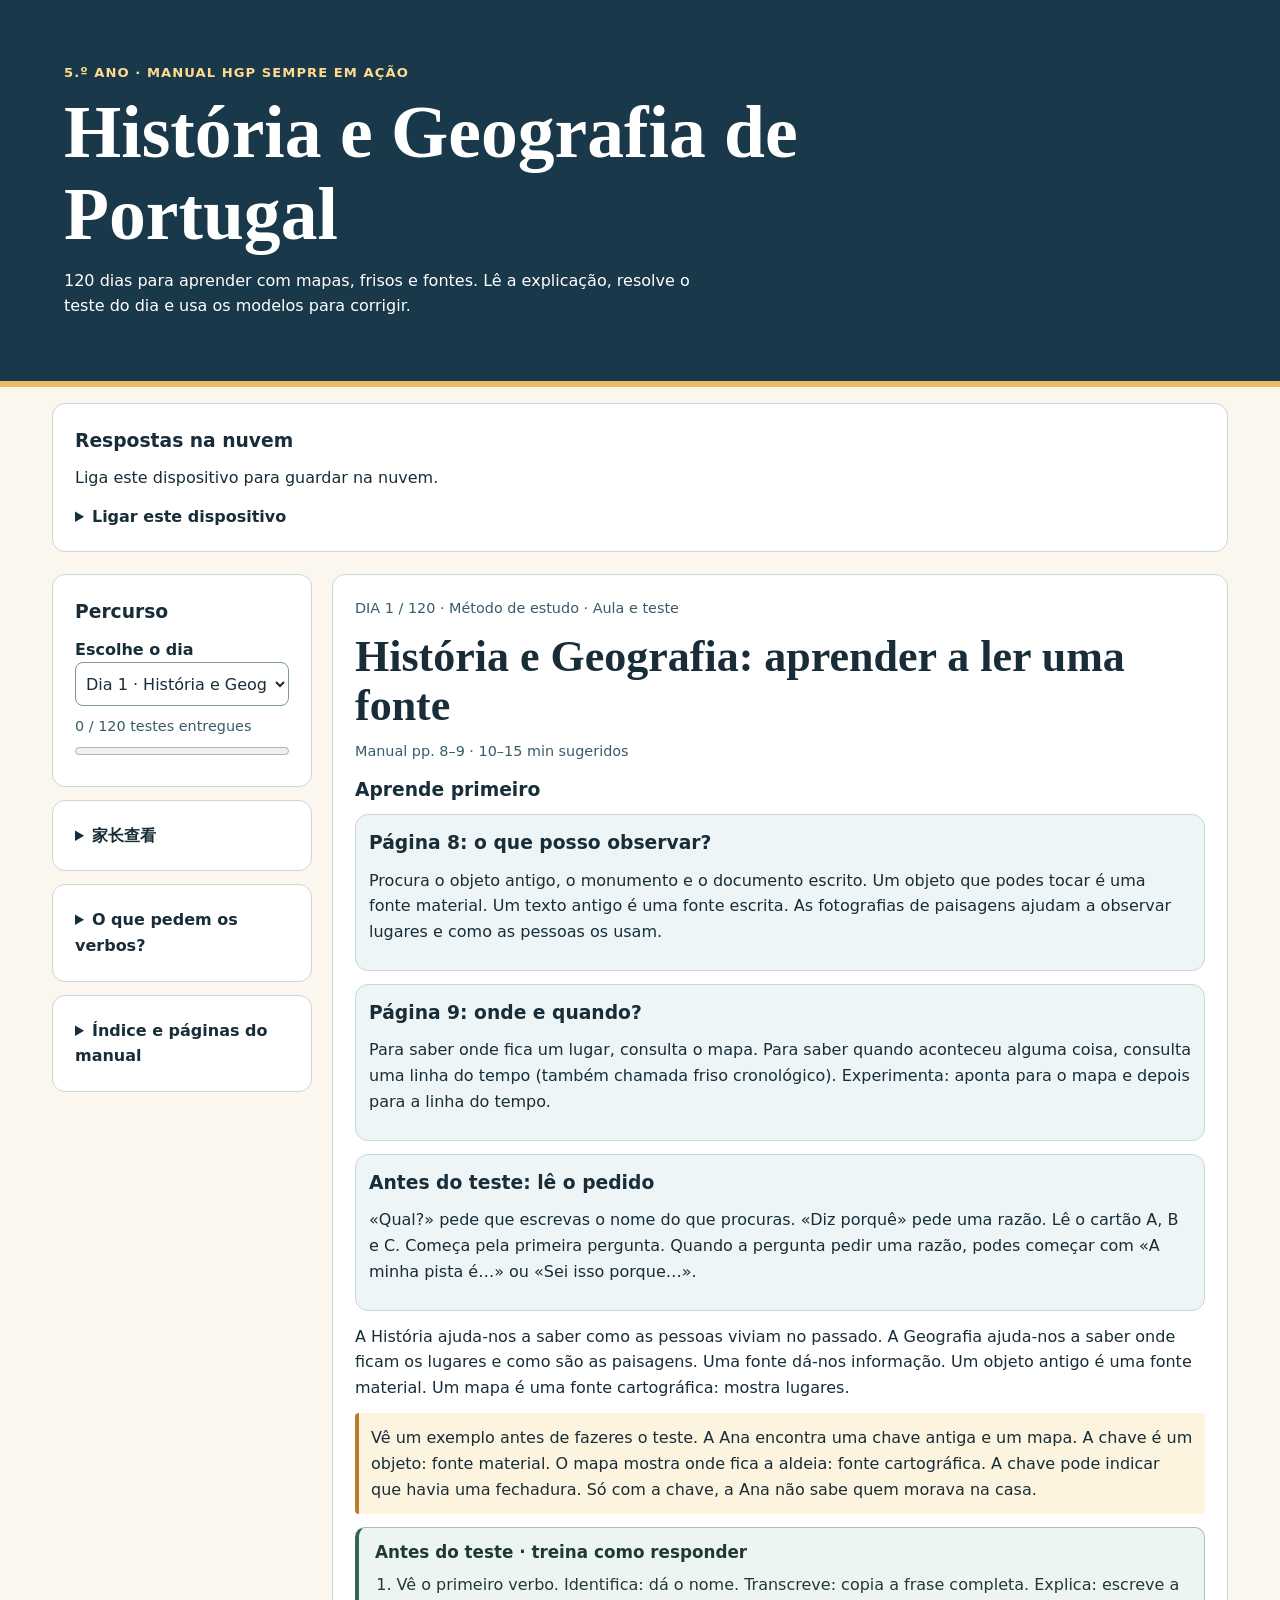
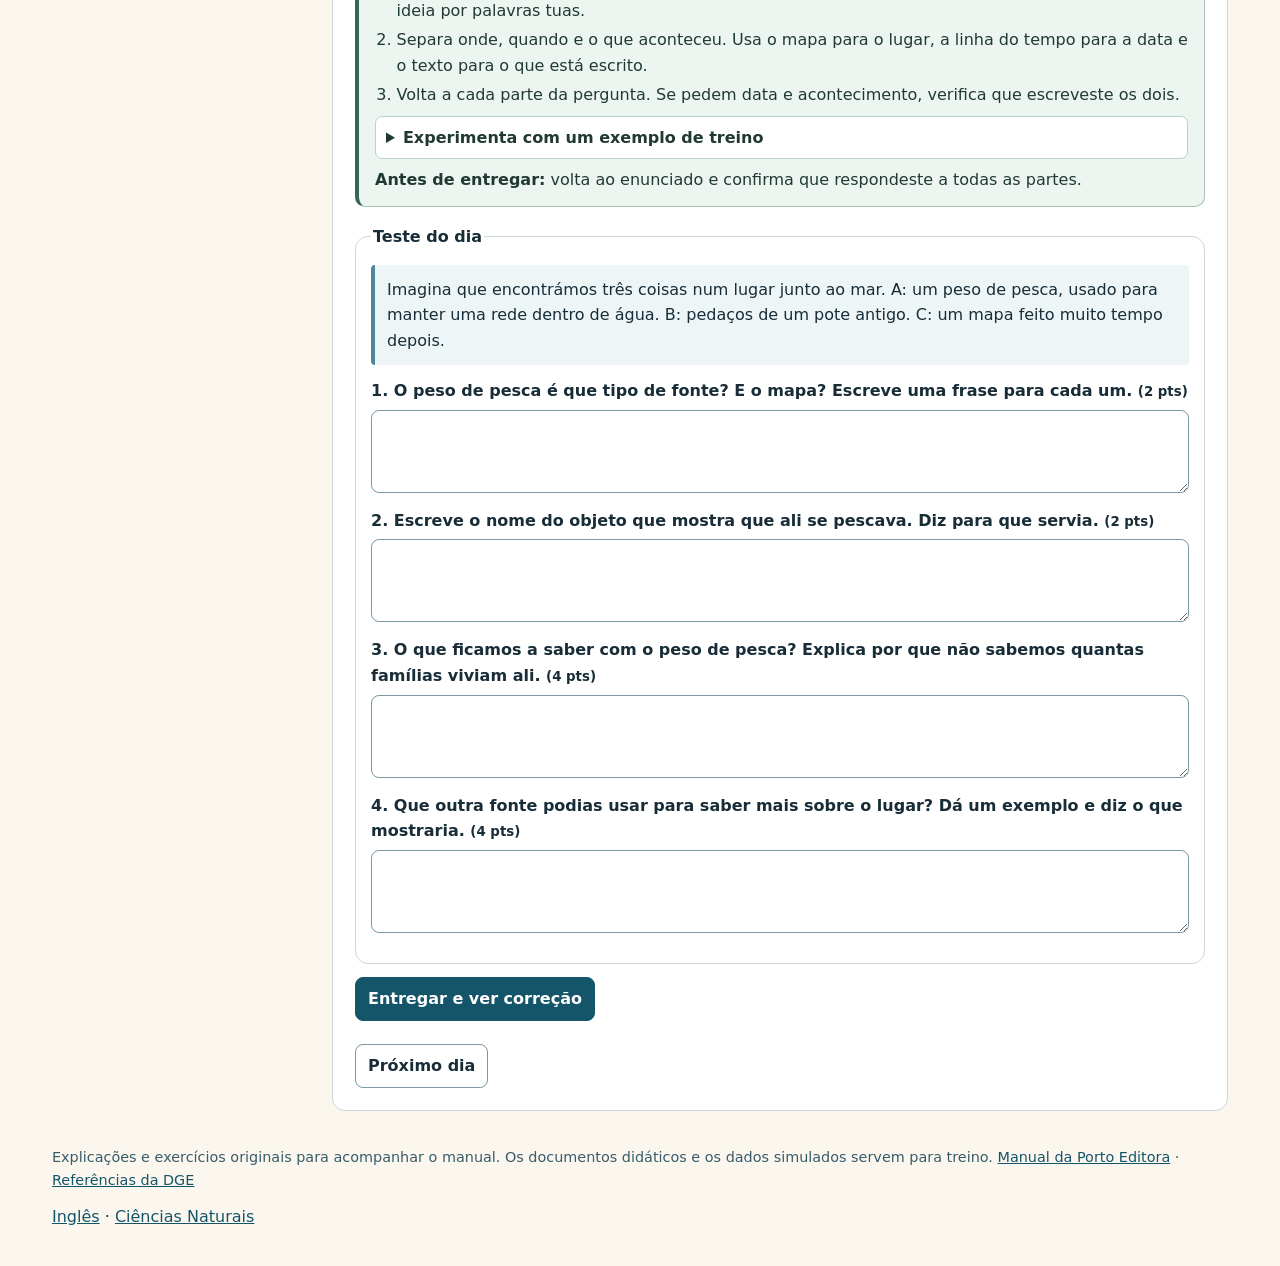
<file: historia-geografia.html>
<!doctype html>
<html lang="pt-PT">
<head>
<meta charset="utf-8">
<meta name="viewport" content="width=device-width, initial-scale=1">
<title>História e Geografia de Portugal · 120 dias</title>
<style>
:root{color-scheme:light;--ink:#182d38;--accent:#15556a;--paper:#fbf7ee;--line:#c9d7d9;--soft:#edf5f6}*{box-sizing:border-box}body{margin:0;background:var(--paper);color:var(--ink);font:1rem/1.6 system-ui,sans-serif}header{background:#193849;color:#fff;padding:clamp(25px,5vw,62px) max(5vw,18px);border-bottom:6px solid #efbc62}header p{max-width:660px;margin:12px 0 0}.eyebrow{color:#ffdb8f;font-weight:700;letter-spacing:.08em;font-size:.82rem}h1,h2{font-family:Georgia,serif;line-height:1.12}h1{font-size:clamp(2.05rem,6vw,4.6rem);max-width:930px;margin:8px 0}h2{font-size:clamp(1.75rem,4vw,2.75rem);margin:4px 0 10px}h3{font-size:1.17rem;margin:0 0 .5em}p{margin:0 0 .8em}a{color:var(--accent)}.shell{max-width:1220px;margin:auto;padding:22px;display:grid;grid-template-columns:260px minmax(0,1fr);gap:20px}main,aside{min-width:0}aside{align-self:start}section,fieldset,.card{background:white;border:1px solid var(--line);border-radius:13px;padding:clamp(13px,2.5vw,22px);margin:0 0 13px;min-width:0}main fieldset{padding:15px}.card{padding:13px}.panel{background:var(--soft)}.cloud{max-width:1176px;margin:16px auto 0}.meta{color:#395b6a;font-size:.9rem}.source,.worked{background:var(--soft);padding:12px;border-left:4px solid #4f889b;border-radius:4px;white-space:pre-wrap}.worked{background:#fcf4df;border-left-color:#ba7c2c}button,select,input,textarea{font:inherit}button,select,input,textarea{border:1px solid #7998a3;border-radius:8px;color:var(--ink);background:white}button{padding:7px 12px;min-height:44px;font-weight:650;cursor:pointer}.primary{background:var(--accent);border-color:var(--accent);color:white}button[hidden]{display:none}select,input{min-height:44px;padding:6px}#jump{width:100%}#cloud-code{max-width:100%}.row{display:flex;gap:8px;flex-wrap:wrap;align-items:center}label,summary,legend{font-weight:700}summary{cursor:pointer}summary:focus-visible,button:focus-visible,input:focus-visible,textarea:focus-visible,select:focus-visible,a:focus-visible{outline:3px solid #b36b05;outline-offset:3px}.answer{display:block;width:100%;padding:9px;min-height:83px;margin:6px 0 15px;resize:vertical}.visual{margin:10px 0 18px}.visual svg{width:100%;max-height:370px;display:block;background:#fbfcfa;border-radius:8px;border:1px solid var(--line);font-family:system-ui,sans-serif}.visual figcaption{font-size:.9rem;color:#395b6a}table{border-collapse:collapse;width:100%;margin:10px 0 16px}th,td{border:1px solid var(--line);padding:6px;text-align:left;overflow-wrap:anywhere}th{background:var(--soft)}dl{margin:8px 0}dt{font-weight:bold}dd{margin:0 0 6px}.status{margin:9px 0 0;min-height:1em}.correction article{padding:12px;background:#f4f8f8;border-radius:8px;margin:8px 0}.correction article p{white-space:pre-wrap}.muted{font-size:.86rem;color:#425966}footer{max-width:1220px;margin:auto;padding:0 22px 24px}progress{width:100%;accent-color:#226d78}@media(max-width:780px){.shell{display:block;padding:12px}.cloud{margin:12px}.visual svg{max-height:none}}@media(prefers-reduced-motion:no-preference){:root{scroll-behavior:smooth}}
</style><link rel="stylesheet" href="./apoio-estudo.css?v=1"><script src="./apoio-estudo.js?v=1"></script>
</head>
<body>
<header><div class="eyebrow">5.º ANO · MANUAL HGP SEMPRE EM AÇÃO</div><h1>História e Geografia de Portugal</h1><p>120 dias para aprender com mapas, frisos e fontes. Lê a explicação, resolve o teste do dia e usa os modelos para corrigir.</p></header>
<section class="cloud">
 <h3>Respostas na nuvem</h3><p id="cloud-status" role="status"></p>
 <details><summary>Ligar este dispositivo</summary>
  <p class="meta">Usa o mesmo código privado de ligação das outras disciplinas.</p>
  <form id="cloud-form"><label for="cloud-code">Código privado de ligação</label><br><input type="password" id="cloud-code" autocomplete="off" autocapitalize="none" spellcheck="false" required> <button type="submit">Ligar e sincronizar</button></form>
 </details>
 <div class="row"><button id="cloud-refresh" type="button" hidden>Atualizar da nuvem</button><button id="cloud-resolve" type="button" hidden>Resolver versões diferentes</button></div>
</section>
<div class="shell">
 <aside>
  <section><h3>Percurso</h3><label for="jump">Escolhe o dia</label><select id="jump"></select><p class="meta status" id="progress-label"></p><progress id="progress" max="120" value="0" aria-label="Progresso dos testes"></progress></section>
  <section lang="zh-Hans"><details><summary>家长查看</summary><p id="parent-status"></p><p id="parent-cloud" aria-live="polite"></p><p>孩子先读葡语讲解，再做题。提交后可对照参考答案自评。开放题的评分栏由学生或家长填写。</p><button id="parent-export" type="button" hidden>导出当天答卷</button></details></section>
  <section><details><summary>O que pedem os verbos?</summary><dl id="commands"></dl></details></section>
  <section><details><summary>Índice e páginas do manual</summary><p class="meta">As páginas 8–189 são percorridas por ordem. As 16 fichas Pratica + (192–207) surgem depois do tema correspondente. O friso final está nas páginas 208–209. As páginas preliminares orientam a leitura do manual; 190 é a bibliografia e 191 abre as fichas.</p><ul id="coverage"></ul></details></section>
 </aside>
 <main id="main" tabindex="-1"></main>
</div>
<footer><p class="meta">Explicações e exercícios originais para acompanhar o manual. Os documentos didáticos e os dados simulados servem para treino. <a href="https://www.portoeditora.pt/produtos/ficha/hgp-sempre-em-acao-historia-e-geografia-de-portugal-5-ano/29265424">Manual da Porto Editora</a> · <a href="https://www.dge.mec.pt/historia-e-geografia-de-portugal">Referências da DGE</a></p><p><a href="./">Inglês</a> · <a href="./ciencias-naturais.html">Ciências Naturais</a></p></footer>
<script>
const days=[{"title":"História e Geografia: aprender a ler uma fonte","lesson":"A História ajuda-nos a saber como as pessoas viviam no passado. A Geografia ajuda-nos a saber onde ficam os lugares e como são as paisagens. Uma fonte dá-nos informação. Um objeto antigo é uma fonte material. Um mapa é uma fonte cartográfica: mostra lugares.","source":"Imagina que encontrámos três coisas num lugar junto ao mar. A: um peso de pesca, usado para manter uma rede dentro de água. B: pedaços de um pote antigo. C: um mapa feito muito tempo depois.","questions":[["O peso de pesca é que tipo de fonte? E o mapa? Escreve uma frase para cada um.","O peso de pesca é uma fonte material. O mapa é uma fonte cartográfica. Grelha (2 pts): 1 por cada tipo de fonte corretamente associado."],["Escreve o nome do objeto que mostra que ali se pescava. Diz para que servia.","O peso de pesca mantinha a rede dentro de água. Grelha (2 pts): 1 pelo nome do objeto e 1 pela função."],["O que ficamos a saber com o peso de pesca? Explica por que não sabemos quantas famílias viviam ali.","O peso dá uma pista de que se pescava ali. Não sabemos quantas famílias viviam no lugar, porque as fontes não indicam esse número. Grelha (4 pts): 2 pela pista sobre a pesca e 2 pela explicação do limite das fontes."],["Que outra fonte podias usar para saber mais sobre o lugar? Dá um exemplo e diz o que mostraria.","Por exemplo, uma fotografia aérea mostraria onde ficam os objetos ou as ruínas; uma lista de moradores mostraria quem vivia ali. Grelha (4 pts): 2 por uma fonte adequada e 2 por dizer o que mostraria."]],"group":"Método de estudo","pages":"8–9","kind":"Aula e teste","worked":"Vê um exemplo antes de fazeres o teste. A Ana encontra uma chave antiga e um mapa. A chave é um objeto: fonte material. O mapa mostra onde fica a aldeia: fonte cartográfica. A chave pode indicar que havia uma fechadura. Só com a chave, a Ana não sabe quem morava na casa.","minutes":"10–15","table":null,"manual":[8,9],"primer":[["Página 8: o que posso observar?","Procura o objeto antigo, o monumento e o documento escrito. Um objeto que podes tocar é uma fonte material. Um texto antigo é uma fonte escrita. As fotografias de paisagens ajudam a observar lugares e como as pessoas os usam."],["Página 9: onde e quando?","Para saber onde fica um lugar, consulta o mapa. Para saber quando aconteceu alguma coisa, consulta uma linha do tempo (também chamada friso cronológico). Experimenta: aponta para o mapa e depois para a linha do tempo."],["Antes do teste: lê o pedido","«Qual?» pede que escrevas o nome do que procuras. «Diz porquê» pede uma razão. Lê o cartão A, B e C. Começa pela primeira pergunta. Quando a pergunta pedir uma razão, podes começar com «A minha pista é…» ou «Sei isso porque…»."]],"priorQuestions":{"0":["A é um objeto e C é um mapa. Escreve o tipo de fonte de A e de C. Usa «material» e «cartográfica».","A é uma fonte material. C é uma fonte cartográfica. Grelha (2 pts): 1 por cada tipo correto."],"1":["Qual das três coisas é uma pista de que ali se pescava? Escreve a letra ou o nome.","A, o peso de pesca. A rede é usada para pescar. Grelha (2 pts): 2 pela letra A ou pelo nome do objeto."],"2":["Podemos saber quantas famílias viviam ali só com A, B e C? Escreve «sim» ou «não» e diz porquê.","Não. Os objetos dão pistas sobre atividades e o mapa mostra lugares, mas nenhuma destas fontes indica o número de famílias. Grelha (4 pts): 2 por «não» e 2 por explicar que as fontes não mostram esse número."]}},{"title":"Do verbo à resposta","lesson":"Transforma o enunciado em três decisões: o que fazer, o que procurar e quantos elementos escrever. Localizar pede uma posição; identificar pede um nome ou tipo; justificar pede uma razão ligada à evidência. Transcrever pede copiar as palavras da fonte.","source":"Documento de treino: «A norte do rio predominavam carvalhos. No verão, a aldeia recolhia água de duas nascentes.»","questions":[["Identifica a vegetação dominante a norte do rio.","Carvalhos."],["Transcreve a frase que indica a origem da água recolhida no verão.","«No verão, a aldeia recolhia água de duas nascentes.»"],["Um aluno respondeu «a norte do rio» à primeira pergunta. Explica o erro e corrige-o.","Respondeu com um lugar; a pergunta pede o tipo de vegetação, carvalhos."]],"group":"Método de estudo","pages":"10–11","kind":"Aula e teste","worked":"Exemplo: «Indica a posição da horta em relação ao poço.» A resposta «horta» repete o objeto. Se a horta estiver a oeste do poço, escreve «a oeste do poço».","minutes":"15–20","table":null,"manual":[10,11],"recall":{"title":"História e Geografia: aprender a ler uma fonte","source":"Imagina que encontrámos três coisas num lugar junto ao mar. A: um peso de pesca, usado para manter uma rede dentro de água. B: pedaços de um pote antigo. C: um mapa feito muito tempo depois.","question":["Que pista encontramos sobre a pesca? Explica por que não sabemos quantas famílias viviam ali.","O peso de pesca é uma pista de que se pescava ali. As fontes não indicam o número de famílias."]},"startCheck":{"lesson":"Nas páginas 10–11, vais praticar três coisas. Usa um mapa para responder a «onde?». Usa uma linha do tempo para responder a «quando?». Usa uma fonte escrita para saber o que estava registado. Um século tem 100 anos. Numa linha do tempo, as datas mais antigas vêm primeiro. Uma carta de foral era um documento que podia indicar regras de um concelho.","source":"Mapa de treino: o ponto P marca a Península Ibérica; a mancha A é a Europa e a mancha B é África. Linha do tempo: 711 — chegada de forças muçulmanas à península; 1297 — Tratado de Alcanizes; 1498 — Vasco da Gama chega à Índia. Fonte escrita de treino: «Os moradores devem pagar uma portagem ao entrar na feira.»","questions":[["Lê o mapa. Em que continente fica o ponto P? Escreve o nome e indica a letra da mancha que consultaste.","Fica na Europa, na mancha A. Grelha (4 pts): 2 pelo nome do continente e 2 pela letra correta."],["Qual é o primeiro acontecimento da linha do tempo? Escreve o acontecimento e o ano.","A chegada de forças muçulmanas à Península Ibérica, em 711. Grelha (4 pts): 2 pelo acontecimento e 2 pelo ano."],["Que regra aparece na fonte escrita? Explica-a em palavras tuas.","Os moradores têm de pagar uma taxa, a portagem, quando entram na feira. Grelha (4 pts): 2 por identificar o pagamento e 2 por indicar quando se aplica."]],"visual":"<figure class=\"visual\"><svg viewBox=\"0 0 520 214\" role=\"img\" aria-label=\"Mapa e linha do tempo de treino · mapa simplificado com A, B e ponto P; três datas da esquerda para a direita\"><title>Mapa e linha do tempo de treino · mapa simplificado com A, B e ponto P; três datas da esquerda para a direita<\/title>\n    <rect x=\"14\" y=\"12\" width=\"492\" height=\"120\" rx=\"8\" fill=\"#e8f5fb\"/>\n    <path d=\"M206 18L271 23L335 22L352 39L326 51L277 56L251 66L215 60L185 67L159 59L171 44L155 32Z\" fill=\"#bcd29d\" stroke=\"#567653\"/>\n    <path d=\"M154 81L196 72L255 79L290 85L312 106L306 126L184 126L170 110Z\" fill=\"#e4cd98\" stroke=\"#927951\"/>\n    <circle cx=\"182\" cy=\"56\" r=\"5\" fill=\"#813d33\"/>\n    <g font-weight=\"750\"><text x=\"165\" y=\"55\">P<\/text><text x=\"250\" y=\"42\">A · Europa<\/text><text x=\"207\" y=\"104\">B · África<\/text><\/g>\n    <path d=\"M60 175H463l-12-7m12 7l-12 7\" fill=\"none\" stroke=\"#385b68\" stroke-width=\"3\"/>\n    <g fill=\"#22747c\"><circle cx=\"92\" cy=\"175\" r=\"6\"/><circle cx=\"337\" cy=\"175\" r=\"6\"/><circle cx=\"422\" cy=\"175\" r=\"6\"/><\/g>\n    <g text-anchor=\"middle\" font-weight=\"750\"><text x=\"92\" y=\"200\">711<\/text><text x=\"337\" y=\"200\">1297<\/text><text x=\"422\" y=\"200\">1498<\/text><\/g>\n    <\/svg><figcaption>Mapa e linha do tempo de treino · mapa simplificado com A, B e ponto P; três datas da esquerda para a direita<\/figcaption><\/figure>"},"priorQuestions":{"3":["Podemos saber quantas famílias viviam ali só com A, B e C? Escreve «sim» ou «não» e diz porquê.","Não. Os objetos dão pistas sobre atividades e o mapa mostra lugares, mas nenhuma destas fontes indica o número de famílias. Grelha (4 pts): 2 por «não» e 2 por explicar que as fontes não mostram esse número."]}},{"title":"Da Península ao mundo","lesson":"Uma península liga-se ao continente por terra e é rodeada de água na maior parte do seu contorno. A Península Ibérica situa-se no sudoeste da Europa. Uma descrição pode mudar de escala: mundo, continente, península, país ou região.","source":"Ficha de localização: Península Ibérica — sudoeste da Europa; Portugal continental — oeste da península; Açores — arquipélago atlântico.","questions":[["Ordena do espaço maior para o menor: Portugal continental, Europa, Península Ibérica.","Europa, Península Ibérica, Portugal continental."],["Explica por que os Açores não fazem parte da Península Ibérica.","São ilhas no Atlântico separadas por mar do território peninsular."],["Que diferença separa uma península de uma ilha?","Uma península mantém uma ligação terrestre; uma ilha é rodeada de água em todo o contorno."]],"group":"A · Quadro natural ibérico","pages":"12–13","kind":"Aula e teste","worked":"Exemplo: num mapa, um quadrado equivale a 500 m e a ponte está dois quadrados a oeste do moinho. Resposta completa: «A ponte fica 1 km a oeste do moinho.»","minutes":"15–25","table":null,"manual":[12,13],"recall":{"title":"História e Geografia: aprender a ler uma fonte","source":"Imagina que encontrámos três coisas num lugar junto ao mar. A: um peso de pesca, usado para manter uma rede dentro de água. B: pedaços de um pote antigo. C: um mapa feito muito tempo depois.","question":["Que pista encontramos sobre a pesca? Explica por que não sabemos quantas famílias viviam ali.","O peso de pesca é uma pista de que se pescava ali. As fontes não indicam o número de famílias."]},"priorQuestions":{"3":["Podemos saber quantas famílias viviam ali só com A, B e C? Escreve «sim» ou «não» e diz porquê.","Não. Os objetos dão pistas sobre atividades e o mapa mostra lugares, mas nenhuma destas fontes indica o número de famílias. Grelha (4 pts): 2 por «não» e 2 por explicar que as fontes não mostram esse número."]}},{"title":"Globo, planisfério e linhas imaginárias","lesson":"O globo aproxima-se da forma da Terra; um planisfério mostra toda a sua superfície num plano, com deformações. Uma fotografia aérea e uma imagem de satélite registam partes da superfície. O equador separa norte e sul; o meridiano de Greenwich é a referência para este e oeste. Os trópicos e os círculos polares são paralelos.","source":"Cartões: A — representação esférica; B — representação plana de todo o mundo; C — imagem captada por um sensor em órbita; D — fotografia tirada de um avião.","questions":[["Identifica A, B, C e D.","Globo terrestre, planisfério, imagem de satélite e fotografia aérea."],["Que linha separa os hemisférios norte e sul? De que família de linhas faz parte?","O equador; é um paralelo."],["Uma localidade está a sul do equador e a este de Greenwich. Identifica os dois hemisférios e explica a escolha de cada linha.","Sul pelo equador; oriental pela referência de Greenwich."],["No globo, A é a linha horizontal central. Identifica A e classifica as linhas C e D.","A é o equador; C e D são paralelos, representados acima e abaixo do equador."],["A linha B une os polos no desenho. Classifica-a e indica qual é o meridiano de referência.","B representa um meridiano; o meridiano de Greenwich é a referência."]],"group":"A · Quadro natural ibérico","pages":"14–15","kind":"Aula e teste","worked":"Exemplo: um atlas precisa de mostrar todos os continentes na mesma folha, por isso usa um planisfério. Para observar a forma global da Terra, roda um globo. Num esquema, procura primeiro a linha que passa a meio entre os dois polos: é o equador.","minutes":"20–30","table":null,"visual":"<figure class=\"visual\"><svg viewBox=\"0 0 520 210\" role=\"img\" aria-label=\"Globo esquemático · A horizontal central; B curva entre polos; C paralelo acima de A; D paralelo abaixo de A\"><title>Globo esquemático · A horizontal central; B curva entre polos; C paralelo acima de A; D paralelo abaixo de A<\/title>\n    <circle cx=\"260\" cy=\"105\" r=\"81\" fill=\"#e2f2f6\" stroke=\"#456777\" stroke-width=\"2\"/>\n    <ellipse cx=\"260\" cy=\"105\" rx=\"31\" ry=\"81\" fill=\"none\" stroke=\"#126978\" stroke-width=\"3\"/>\n    <path d=\"M179 105H341M190 66Q260 89 330 66M190 144Q260 167 330 144\" fill=\"none\" stroke=\"#704e27\" stroke-width=\"2\"/>\n    <g fill=\"#182d38\" font-weight=\"700\"><text x=\"347\" y=\"108\">A<\/text><text x=\"297\" y=\"43\">B<\/text>\n    <text x=\"340\" y=\"67\">C<\/text><text x=\"340\" y=\"150\">D<\/text><text x=\"249\" y=\"17\">PN<\/text><text x=\"250\" y=\"204\">PS<\/text><\/g><\/svg><figcaption>Globo esquemático · A horizontal central; B curva entre polos; C paralelo acima de A; D paralelo abaixo de A<\/figcaption><\/figure>","manual":[14,15],"recall":{"title":"História e Geografia: aprender a ler uma fonte","source":"Imagina que encontrámos três coisas num lugar junto ao mar. A: um peso de pesca, usado para manter uma rede dentro de água. B: pedaços de um pote antigo. C: um mapa feito muito tempo depois.","question":["Que pista encontramos sobre a pesca? Explica por que não sabemos quantas famílias viviam ali.","O peso de pesca é uma pista de que se pescava ali. As fontes não indicam o número de famílias."]},"supplement":{"lesson":"Os trópicos de Câncer e de Capricórnio ficam, respetivamente, a norte e a sul do equador. Os círculos polares Ártico e Antártico ficam próximos dos polos correspondentes. O eixo da Terra é uma linha imaginária que atravessa o centro e os polos; não é um meridiano traçado à superfície.","source":"Num esquema, os paralelos aparecem por ordem do polo norte para o polo sul: P, Q, equador, R, S. P e S estão mais perto dos polos.","questions":[["Identifica P, Q, R e S.","P círculo polar Ártico; Q trópico de Câncer; R trópico de Capricórnio; S círculo polar Antártico."],["Explica por que o eixo e um meridiano não são a mesma linha.","O eixo atravessa o interior e os polos; um meridiano é um arco representado à superfície entre os polos."]],"visual":null},"priorQuestions":{"5":["Podemos saber quantas famílias viviam ali só com A, B e C? Escreve «sim» ou «não» e diz porquê.","Não. Os objetos dão pistas sobre atividades e o mapa mostra lugares, mas nenhuma destas fontes indica o número de famílias. Grelha (4 pts): 2 por «não» e 2 por explicar que as fontes não mostram esse número."]}},{"title":"Ler um mapa e usar a rosa dos ventos","lesson":"O título indica o tema, a legenda explica símbolos, a escala liga a medida no mapa à distância real e a orientação indica direções. Os pontos colaterais combinam dois cardeais: NE, SE, SO e NO. Indica sempre a referência: a biblioteca está a nordeste da praça.","source":"Mapa esquemático com norte para cima. Cada intervalo da grelha vale 2 km. A praça é C3, a biblioteca é D2 e o mercado é A3. As colunas crescem para este; as linhas crescem para sul.","questions":[["Indica a posição da biblioteca em relação à praça, com nome e sigla.","Nordeste (NE)."],["Calcula a distância em linha reta entre a praça e o mercado.","Dois intervalos × 2 km = 4 km."],["Num mapa, uma linha azul pode ser rio ou fronteira. Identifica o elemento que resolve a dúvida e justifica.","A legenda, porque dá o significado do símbolo naquele mapa."],["Completa a rosa dos ventos: dá o nome e a sigla das direções A, B, C e D.","A noroeste (NO); B nordeste (NE); C sudeste (SE); D sudoeste (SO)."],["Da biblioteca para a praça, que direção geral segues?","Sudoeste (SO)."]],"group":"A · Quadro natural ibérico","pages":"16–17","kind":"Aula e teste","worked":"Exemplo: num mapa com norte em cima, sai de B2 e vai a C1. Andaste uma coluna para este e uma linha para norte, logo C1 fica a nordeste de B2. No regresso, a direção é sudoeste.","minutes":"20–30","table":null,"visual":"<figure class=\"visual\"><svg viewBox=\"0 0 520 214\" role=\"img\" aria-label=\"Grelha esquemática · Norte em cima · 2 km por intervalo\"><title>Grelha esquemática · Norte em cima · 2 km por intervalo<\/title><rect x=\"60\" y=\"38\" width=\"86\" height=\"42\" fill=\"#f0f6f8\" stroke=\"#9db5be\"/><rect x=\"60\" y=\"80\" width=\"86\" height=\"42\" fill=\"#f0f6f8\" stroke=\"#9db5be\"/><rect x=\"60\" y=\"122\" width=\"86\" height=\"42\" fill=\"#f0f6f8\" stroke=\"#9db5be\"/><rect x=\"60\" y=\"164\" width=\"86\" height=\"42\" fill=\"#f0f6f8\" stroke=\"#9db5be\"/><rect x=\"146\" y=\"38\" width=\"86\" height=\"42\" fill=\"#f0f6f8\" stroke=\"#9db5be\"/><rect x=\"146\" y=\"80\" width=\"86\" height=\"42\" fill=\"#f0f6f8\" stroke=\"#9db5be\"/><rect x=\"146\" y=\"122\" width=\"86\" height=\"42\" fill=\"#f0f6f8\" stroke=\"#9db5be\"/><rect x=\"146\" y=\"164\" width=\"86\" height=\"42\" fill=\"#f0f6f8\" stroke=\"#9db5be\"/><rect x=\"232\" y=\"38\" width=\"86\" height=\"42\" fill=\"#f0f6f8\" stroke=\"#9db5be\"/><rect x=\"232\" y=\"80\" width=\"86\" height=\"42\" fill=\"#f0f6f8\" stroke=\"#9db5be\"/><rect x=\"232\" y=\"122\" width=\"86\" height=\"42\" fill=\"#f0f6f8\" stroke=\"#9db5be\"/><rect x=\"232\" y=\"164\" width=\"86\" height=\"42\" fill=\"#f0f6f8\" stroke=\"#9db5be\"/><rect x=\"318\" y=\"38\" width=\"86\" height=\"42\" fill=\"#f0f6f8\" stroke=\"#9db5be\"/><rect x=\"318\" y=\"80\" width=\"86\" height=\"42\" fill=\"#f0f6f8\" stroke=\"#9db5be\"/><rect x=\"318\" y=\"122\" width=\"86\" height=\"42\" fill=\"#f0f6f8\" stroke=\"#9db5be\"/><rect x=\"318\" y=\"164\" width=\"86\" height=\"42\" fill=\"#f0f6f8\" stroke=\"#9db5be\"/><rect x=\"404\" y=\"38\" width=\"86\" height=\"42\" fill=\"#f0f6f8\" stroke=\"#9db5be\"/><rect x=\"404\" y=\"80\" width=\"86\" height=\"42\" fill=\"#f0f6f8\" stroke=\"#9db5be\"/><rect x=\"404\" y=\"122\" width=\"86\" height=\"42\" fill=\"#f0f6f8\" stroke=\"#9db5be\"/><rect x=\"404\" y=\"164\" width=\"86\" height=\"42\" fill=\"#f0f6f8\" stroke=\"#9db5be\"/><text x=\"103\" y=\"28\" text-anchor=\"middle\">A<\/text><text x=\"189\" y=\"28\" text-anchor=\"middle\">B<\/text><text x=\"275\" y=\"28\" text-anchor=\"middle\">C<\/text><text x=\"361\" y=\"28\" text-anchor=\"middle\">D<\/text><text x=\"447\" y=\"28\" text-anchor=\"middle\">E<\/text><text x=\"41\" y=\"64\">1<\/text><text x=\"41\" y=\"106\">2<\/text><text x=\"41\" y=\"148\">3<\/text><text x=\"41\" y=\"190\">4<\/text><text x=\"275\" y=\"147\" font-weight=\"700\" text-anchor=\"middle\">Praça<\/text><text x=\"361\" y=\"105\" font-weight=\"700\" text-anchor=\"middle\">Biblioteca<\/text><text x=\"103\" y=\"147\" font-weight=\"700\" text-anchor=\"middle\">Mercado<\/text><\/svg><figcaption>Grelha esquemática · Norte em cima · 2 km por intervalo<\/figcaption><\/figure><figure class=\"visual\"><svg viewBox=\"0 0 520 210\" role=\"img\" aria-label=\"Rosa dos ventos de oito direções · as letras são marcas do exercício\"><title>Rosa dos ventos de oito direções · as letras são marcas do exercício<\/title>\n    <path d=\"M260 20V180M140 100H380M195 39L325 161M195 161L325 39\" stroke=\"#476f82\" stroke-width=\"3\"/>\n    <circle cx=\"260\" cy=\"100\" r=\"8\" fill=\"#173e55\"/><g font-weight=\"700\" text-anchor=\"middle\">\n    <text x=\"260\" y=\"15\">N<\/text><text x=\"260\" y=\"202\">S<\/text><text x=\"125\" y=\"105\">O<\/text>\n    <text x=\"393\" y=\"105\">E<\/text><text x=\"181\" y=\"32\">A<\/text><text x=\"342\" y=\"32\">B<\/text>\n    <text x=\"343\" y=\"176\">C<\/text><text x=\"181\" y=\"176\">D<\/text><\/g><\/svg><figcaption>Rosa dos ventos de oito direções · as letras são marcas do exercício<\/figcaption><\/figure>","manual":[16,17],"recall":{"title":"História e Geografia: aprender a ler uma fonte","source":"Imagina que encontrámos três coisas num lugar junto ao mar. A: um peso de pesca, usado para manter uma rede dentro de água. B: pedaços de um pote antigo. C: um mapa feito muito tempo depois.","question":["Que pista encontramos sobre a pesca? Explica por que não sabemos quantas famílias viviam ali.","O peso de pesca é uma pista de que se pescava ali. As fontes não indicam o número de famílias."]},"extension":{"lesson":"Uma escala numérica de 1:100 000 significa que 1 cm no mapa corresponde a 100 000 cm, ou 1 km, no terreno. Uma escala gráfica dá a mesma relação numa barra graduada e continua útil se a imagem e a barra forem ampliadas juntas. Uma planta de grande escala mostra uma área menor com mais pormenor; um mapa de pequena escala mostra uma área maior. Um mapa geral reúne elementos de base; um mapa temático destaca um assunto, como a precipitação. A fonte indica de onde vieram os dados.","source":"Escala numérica do mapa X: 1:50 000. Medida com régua no mapa impresso: 6 cm. A imagem abaixo é de outro mapa; compara as duas barras desenhadas, sem medir o ecrã.","questions":[["Converte a distância de X para quilómetros. Mostra o cálculo.","6 × 50 000 = 300 000 cm = 3 km."],["Na figura, que distância corresponde a AB, por comparação com a escala gráfica?","6 km, porque AB tem o comprimento de três intervalos de 2 km."],["Queres desenhar todas as ruas de um bairro. Que escala usarias? Escreve uma escala numérica possível e explica por que permite mostrar as ruas. Depois, diz que tipo de mapa mostra só a precipitação.","Por exemplo, 1:5 000. É uma escala grande, adequada para representar uma área pequena com pormenor. O mapa só da precipitação é um mapa temático."]],"visual":"<figure class=\"visual\"><svg viewBox=\"0 0 520 145\" role=\"img\" aria-label=\"Escala gráfica e segmento AB · cada intervalo da barra vale 2 km\"><title>Escala gráfica e segmento AB · cada intervalo da barra vale 2 km<\/title>\n    <g font-weight=\"700\" text-anchor=\"middle\">\n    <text x=\"65\" y=\"29\">0<\/text><text x=\"155\" y=\"29\">2<\/text><text x=\"245\" y=\"29\">4<\/text><text x=\"335\" y=\"29\">6<\/text><text x=\"430\" y=\"29\">8 km<\/text>\n    <rect x=\"65\" y=\"37\" width=\"360\" height=\"18\" fill=\"white\" stroke=\"#173c4f\" stroke-width=\"2\"/>\n    <path d=\"M65 37h90v18H65zm180 0h90v18h-90z\" fill=\"#173c4f\"/>\n    <path d=\"M110 96h270M110 87v18m270-18v18\" stroke=\"#9d501f\" stroke-width=\"4\"/>\n    <text x=\"110\" y=\"126\">A<\/text><text x=\"380\" y=\"126\">B<\/text><\/g><\/svg><figcaption>Escala gráfica e segmento AB · cada intervalo da barra vale 2 km<\/figcaption><\/figure>"},"priorQuestions":{"8":["Escolhe a escala mais adequada para desenhar as ruas do bairro: 1:5 000 ou 1:2 000 000. Classifica um mapa que só mostra precipitação quanto ao tema.","1:5 000, uma escala maior e mais pormenorizada. Um mapa só da precipitação é temático."],"5":["Podemos saber quantas famílias viviam ali só com A, B e C? Escreve «sim» ou «não» e diz porquê.","Não. Os objetos dão pistas sobre atividades e o mapa mostra lugares, mas nenhuma destas fontes indica o número de famílias. Grelha (4 pts): 2 por «não» e 2 por explicar que as fontes não mostram esse número."]}},{"title":"Portugal, continentes e oceanos","lesson":"A Europa e a África são separadas, na zona mais estreita, pelo estreito de Gibraltar. O Atlântico fica entre as Américas e a Europa/África; o Pacífico estende-se entre as Américas e a Ásia/Oceânia. Portugal continental tem Espanha a norte e a este e o Atlântico a oeste e a sul. Açores e Madeira também integram Portugal.","source":"Guia de navegação: A — entre a Europa e a América do Norte; B — entre o sul da Europa e o norte de África; C — entre a Ásia oriental e a América do Norte ocidental.","questions":[["Identifica A, B e C.","Oceano Atlântico, mar Mediterrâneo, oceano Pacífico."],["Nomeia a cadeia montanhosa entre a Península Ibérica e França.","Pirenéus."],["Escreve uma frase que situe Portugal continental a duas escalas, indicando também o oceano que o banha.","Fica no oeste da Península Ibérica, no sudoeste da Europa, e é banhado pelo Atlântico."],["No planisfério, identifica os seis continentes 1–6 e os cinco oceanos A–E.","1 América (Norte e Sul); 2 Europa; 3 África; 4 Ásia; 5 Oceânia; 6 Antártida. A Pacífico; B Atlântico; C Índico; D Glacial Ártico; E Glacial Antártico (ou Austral)."],["No segundo mapa, identifica o oceano A, o mar B e a cadeia C.","A Atlântico; B Mediterrâneo; C Pirenéus."]],"group":"A · Quadro natural ibérico","pages":"18–19","kind":"Aula e teste","worked":"Exemplo: se seguires para oeste desde Lisboa, atravessas o Atlântico antes de chegar à América. Se a pergunta pede um oceano, escreve «Atlântico»; se pede uma direção, escreve «oeste».","minutes":"25–35","table":null,"visual":"<figure class=\"visual\"><svg viewBox=\"0 0 520 254\" role=\"img\" aria-label=\"Planisfério esquemático · continentes 1–6 e oceanos A–E; o Pacífico continua nos dois lados\"><title>Planisfério esquemático · continentes 1–6 e oceanos A–E; o Pacífico continua nos dois lados<\/title>\n    <rect width=\"520\" height=\"254\" rx=\"10\" fill=\"#e1f1f7\"/>\n    <g fill=\"#d8ddb0\" stroke=\"#738467\" stroke-width=\"1.4\">\n    <path d=\"M20 49L53 35L97 29L143 50L124 70L103 73L95 98L113 124L100 133L78 109L66 80L43 76L27 62Z\"/>\n    <path d=\"M111 132L130 126L159 143L167 166L149 188L134 216L122 193L123 173L114 153Z\"/>\n    <path d=\"M204 62L219 43L237 46L241 31L257 33L269 56L259 79L241 88L218 80L212 91L202 77Z\"/>\n    <path d=\"M215 94L249 87L275 102L282 127L259 148L251 178L232 169L224 139L203 121Z\"/>\n    <path d=\"M265 34L307 26L358 28L404 39L455 39L490 57L447 76L431 100L404 103L394 137L380 143L373 120L353 110L337 134L321 113L302 105L289 83L262 77Z\"/>\n    <path d=\"M397 163L438 149L465 171L458 193L427 198L404 191Z\"/>\n    <path d=\"M30 223L100 218L175 227L264 219L339 224L421 220L491 230L455 242L78 243Z\"/>\n    <\/g>\n    <g text-anchor=\"middle\" font-weight=\"750\"><text x=\"88\" y=\"67\">1<\/text><text x=\"140\" y=\"163\">1<\/text>\n    <text x=\"236\" y=\"67\">2<\/text><text x=\"243\" y=\"125\">3<\/text><text x=\"367\" y=\"72\">4<\/text><text x=\"432\" y=\"180\">5<\/text>\n    <text x=\"263\" y=\"239\">6<\/text><text x=\"34\" y=\"143\">A<\/text><text x=\"495\" y=\"140\">A<\/text><text x=\"179\" y=\"104\">B<\/text>\n    <text x=\"325\" y=\"166\">C<\/text><text x=\"261\" y=\"20\">D<\/text><text x=\"280\" y=\"209\">E<\/text><\/g>\n    <\/svg><figcaption>Planisfério esquemático · continentes 1–6 e oceanos A–E; o Pacífico continua nos dois lados<\/figcaption><\/figure><figure class=\"visual\"><svg viewBox=\"0 0 520 240\" role=\"img\" aria-label=\"Península Ibérica · costa e fronteira muito simplificadas; norte em cima\"><title>Península Ibérica · costa e fronteira muito simplificadas; norte em cima<\/title>\n    <rect width=\"520\" height=\"240\" rx=\"10\" fill=\"#e7f3fa\"/>\n    <path d=\"M125 53L145 40L190 42L226 51L277 45L312 57L361 52L380 73L352 91L327 94L303 121L294 148L274 158L244 165L226 191L208 178L195 165L170 166L150 160L130 172L116 159L121 131L130 114L128 97L112 75Z\" fill=\"#efe0a8\" stroke=\"#785e29\" stroke-width=\"2\"/>\n    <path d=\"M128 82L158 76L167 93L157 107L164 126L160 145L170 166L144 164L130 172L116 159L121 131L130 114L128 97Z\" fill=\"#b8d3a0\" stroke=\"#426b45\" stroke-width=\"1.5\"/>\n    <path d=\"M278 50L301 57L324 55L352 58\" stroke=\"#77573d\" stroke-width=\"5\" stroke-dasharray=\"3 3\"/>\n    <g fill=\"#173c4f\" font-weight=\"700\"><text x=\"64\" y=\"111\">A<\/text><text x=\"344\" y=\"146\">B<\/text><text x=\"310\" y=\"43\">C<\/text>\n    <text x=\"140\" y=\"124\">P<\/text><text x=\"240\" y=\"110\">E<\/text><text x=\"465\" y=\"42\">↑ N<\/text><\/g>\n    <path d=\"M216 197L194 211L164 218L119 219\" fill=\"none\" stroke=\"#bba974\" stroke-width=\"4\"/>\n    <\/svg><figcaption>Península Ibérica · costa e fronteira muito simplificadas; norte em cima<\/figcaption><\/figure>","manual":[18,19],"recall":{"title":"História e Geografia: aprender a ler uma fonte","source":"Imagina que encontrámos três coisas num lugar junto ao mar. A: um peso de pesca, usado para manter uma rede dentro de água. B: pedaços de um pote antigo. C: um mapa feito muito tempo depois.","question":["Que pista encontramos sobre a pesca? Explica por que não sabemos quantas famílias viviam ali.","O peso de pesca é uma pista de que se pescava ali. As fontes não indicam o número de famílias."]},"supplement":{"lesson":"Uma ilha é rodeada de água por todos os lados; um arquipélago reúne várias ilhas. O litoral atlântico português favoreceu atividades como a pesca, a salicultura e a construção naval. Uma bússola indica o norte magnético; o GPS determina a posição com sinais de satélites. Distingue orientação, localização e atividade económica.","source":"A — embarcação localiza-se pelo GPS; B — pescador usa uma bússola; C — tanques junto à costa onde se produz sal pela evaporação.","questions":[["Identifica a atividade em C e explica a relação com o litoral.","Salicultura; a proximidade do mar facilita a obtenção de água salgada para os tanques."],["Qual instrumento dá uma posição e qual fornece uma referência de direção?","GPS dá posição; bússola fornece uma referência de direção."]],"visual":null},"exam":{"lesson":"«Risca as opções erradas» manda eliminar as incorretas. «Assinala a opção correta» manda marcar a certa. Lê o verbo antes de olhar para as opções; no fim confirma se a frase que ficou faz sentido. Para enumerar elementos de um mapa, procura o título, a orientação, a escala, a legenda e a fonte, e indica apenas os que a figura realmente contém.","source":"Usa o mapa «A Península Ibérica» abaixo. No primeiro item, escreve a frase toda depois de corrigires os erros.","questions":[["Reescreve a frase, corrigindo três erros: «A Península Ibérica fica no nordeste da Europa, a sul de África, junto ao oceano Índico.»","A Península Ibérica fica no sudoeste da Europa, a norte de África, junto ao oceano Atlântico. Grelha (4 pts): 1 por cada correção e 1 por reescrever a frase completa com as três correções."],["Enumera os três elementos cartográficos que estão presentes na figura. Indica onde vês um deles.","Título (em cima), orientação (seta N) e escala gráfica (barra no canto inferior). Grelha (4 pts): 1 por cada elemento e 1 por indicar a posição ou marca visível de um deles."]],"visual":"<figure class=\"visual\"><svg viewBox=\"0 0 520 217\" role=\"img\" aria-label=\"A Península Ibérica · seta do norte em cima; barra graduada de 0 a 200 km em baixo\"><title>A Península Ibérica · seta do norte em cima; barra graduada de 0 a 200 km em baixo<\/title>\n    <rect width=\"520\" height=\"217\" fill=\"#e9f4f9\"/>\n    <text x=\"260\" y=\"26\" text-anchor=\"middle\" font-weight=\"750\">A Península Ibérica<\/text>\n    <path d=\"M139 54L166 45L205 49L235 58L264 51L300 63L352 53L373 72L346 90L322 90L298 111L283 139L259 155L228 163L210 184L192 168L173 157L148 163L132 172L117 151L125 130L129 110L118 87Z\" fill=\"#dbdda6\" stroke=\"#667550\" stroke-width=\"2\"/>\n    <g font-weight=\"700\"><text x=\"444\" y=\"49\">↑ N<\/text><text x=\"342\" y=\"189\">0<\/text><text x=\"444\" y=\"189\">200 km<\/text><\/g>\n    <path d=\"M347 198h115M347 193v10m115-10v10\" stroke=\"#203942\" stroke-width=\"2\"/>\n    <\/svg><figcaption>A Península Ibérica · seta do norte em cima; barra graduada de 0 a 200 km em baixo<\/figcaption><\/figure>"},"priorQuestions":{"8":["Escreve apenas o que riscarias em cada par: «A Península Ibérica situa-se no [nordeste / sudoeste] da Europa, a [norte / sul] de África, junto ao oceano [Atlântico / Índico].»","Riscar: nordeste, sul, Índico. A frase que fica é «sudoeste da Europa, a norte de África, junto ao oceano Atlântico». Grelha (4 pts): 1 por cada opção errada indicada e 1 se indicar as três sem incluir nenhuma opção correta."],"5":["Podemos saber quantas famílias viviam ali só com A, B e C? Escreve «sim» ou «não» e diz porquê.","Não. Os objetos dão pistas sobre atividades e o mapa mostra lugares, mas nenhuma destas fontes indica o número de famílias. Grelha (4 pts): 2 por «não» e 2 por explicar que as fontes não mostram esse número."]}},{"title":"Relevo e altitude","lesson":"A altitude mede a altura acima do nível médio do mar. Uma planície é relativamente plana e em geral baixa; um planalto é uma superfície relativamente plana elevada; uma montanha é uma elevação com declives marcados. Em Portugal continental, o relevo é em geral mais elevado a norte do Tejo, embora haja exceções.","source":"Perfis didáticos: X tem 70–95 m e pouca inclinação; Y tem um topo amplo a 850 m; Z sobe rapidamente de 320 para 1250 m.","questions":[["Associa X, Y e Z à forma de relevo mais adequada.","X planície; Y planalto; Z montanha."],["Calcula a diferença entre 1250 m e 320 m.","930 m."],["Explica como distinguir Y de X quando ambas as superfícies parecem planas.","Compara a altitude: a superfície de Y está muito mais elevada."]],"group":"A · Quadro natural ibérico","pages":"20–21","kind":"Aula e teste","worked":"Exemplo: a base de uma serra está a 210 m e o ponto mais alto a 970 m. A altitude do ponto alto é 970 m; a diferença de altitude é 970 − 210 = 760 m. O perfil também mostra se a subida é suave ou acentuada.","minutes":"25–35","table":[["Perfil","Altitude e declive"],["X","70–95 m; pouco inclinado"],["Y","Topo amplo a 850 m"],["Z","Subida rápida de 320 m a 1250 m"]],"manual":[20,21],"recall":{"title":"Do verbo à resposta","source":"Documento de treino: «A norte do rio predominavam carvalhos. No verão, a aldeia recolhia água de duas nascentes.»","question":["Um aluno respondeu «a norte do rio» à primeira pergunta. Explica o erro e corrige-o.","Respondeu com um lugar; a pergunta pede o tipo de vegetação, carvalhos."]},"extension":{"lesson":"A Meseta Ibérica é um planalto do interior; a Cordilheira Cantábrica fica no norte e a Bética no sudeste. Em Portugal continental, a serra da Estrela destaca-se no Centro e o relevo é em geral mais baixo no Sul. Praias e dunas são formas de costa baixa; falésias são formas de costa alta e escarpada. A Madeira e os Açores têm origem vulcânica. O Pico Ruivo fica na Madeira; a montanha do Pico, nos Açores, é o ponto mais alto de Portugal. Num mapa hipsométrico, usa a legenda, pois cada cor representa um intervalo de altitude.","source":"Mapa hipsométrico didático: as áreas e os pontos são simplificados para treinar a leitura da legenda.","questions":[["Lê a legenda e escreve a classe de altitude de A e a de B. Em seguida, indica qual das zonas tem a classe mais elevada.","A: 700 m ou mais; B: abaixo de 200 m. A tem a classe mais alta."],["O ponto C está no interior da península, numa área ampla e elevada. Identifica a unidade de relevo estudada que melhor corresponde a essa descrição.","Meseta Ibérica, um planalto interior."],["Associa Pico Ruivo e montanha do Pico aos respetivos arquipélagos. Indica qual é o mais alto.","Pico Ruivo — Madeira; montanha do Pico — Açores. A montanha do Pico é mais alta."]],"visual":"<figure class=\"visual\"><svg viewBox=\"0 0 520 278\" role=\"img\" aria-label=\"Relevo ibérico simplificado · pontos A, B e C · legenda por classes de altitude\"><title>Relevo ibérico simplificado · pontos A, B e C · legenda por classes de altitude<\/title>\n    <rect x=\"0\" y=\"0\" width=\"520\" height=\"278\" fill=\"#e8f4fa\"/>\n    <path d=\"M100 60L133 40L182 47L217 54L263 48L304 60L343 54L372 74L339 96L320 96L298 122L287 153L261 171L227 182L208 199L190 181L162 182L144 177L120 185L102 171L108 142L119 119L112 95Z\" fill=\"#9fc68d\" stroke=\"#355852\" stroke-width=\"2\"/>\n    <path d=\"M128 67L160 52L204 60L239 68L272 58L324 68L333 80L306 100L288 119L276 144L237 168L204 169L177 153L156 135L138 113Z\" fill=\"#e8ca78\"/>\n    <path d=\"M139 66L167 54L197 61L212 73L183 80L147 76Z M166 95L196 79L232 86L260 105L246 131L221 149L183 132L164 115Z M238 158L259 143L277 146L257 163L236 171Z\" fill=\"#9b5b37\"/>\n    <g fill=\"white\" stroke=\"#283d46\" stroke-width=\"2\"><circle cx=\"167\" cy=\"67\" r=\"12\"/><circle cx=\"139\" cy=\"169\" r=\"12\"/><circle cx=\"208\" cy=\"110\" r=\"12\"/><\/g>\n    <g text-anchor=\"middle\" font-weight=\"750\"><text x=\"167\" y=\"73\">A<\/text><text x=\"139\" y=\"175\">B<\/text><text x=\"208\" y=\"116\">C<\/text><text x=\"471\" y=\"38\">↑ N<\/text><\/g>\n    <g stroke=\"#385660\"><rect x=\"32\" y=\"229\" width=\"17\" height=\"17\" fill=\"#9fc68d\"/><rect x=\"192\" y=\"229\" width=\"17\" height=\"17\" fill=\"#e8ca78\"/><rect x=\"350\" y=\"229\" width=\"17\" height=\"17\" fill=\"#9b5b37\"/><\/g>\n    <g font-weight=\"700\"><text x=\"55\" y=\"243\">0–199 m<\/text><text x=\"215\" y=\"243\">200–699 m<\/text><text x=\"373\" y=\"243\">700 m ou mais<\/text><\/g>\n    <\/svg><figcaption>Relevo ibérico simplificado · pontos A, B e C · legenda por classes de altitude<\/figcaption><\/figure>"},"exam":{"lesson":"Para descrever a distribuição de um relevo usa um rumo: norte, sul, este, oeste ou um ponto colateral. O nome de uma serra pode servir de exemplo, mas não substitui o rumo pedido. O mapa seguinte distingue as formas de relevo por símbolos e rótulos de amostra.","source":"Figura esquemática de Portugal continental. Compara a concentração dos símbolos nas duas metades do mapa; o norte está em cima.","questions":[["Em que metade predomina o símbolo de montanha e em que metade predomina o de planície? Responde com dois pontos cardeais.","Montanha: norte. Planície: sul. Grelha (4 pts): 2 por cada direção corretamente associada. Um topónimo sem direção não responde ao item."],["Que ponto representa um planalto? Escreve a letra e descreve o símbolo que, na legenda, indica planalto.","Q. O quadrado corresponde a planalto. Grelha (4 pts): 2 pela letra e 2 pela ligação do símbolo à legenda."]],"visual":"<figure class=\"visual\"><svg viewBox=\"0 0 520 252\" role=\"img\" aria-label=\"Portugal continental · formas de relevo, com norte em cima e símbolos explicados na legenda\"><title>Portugal continental · formas de relevo, com norte em cima e símbolos explicados na legenda<\/title>\n    <rect width=\"520\" height=\"252\" fill=\"#e7f4fb\"/>\n    <path d=\"M179 23L307 25L324 58L304 80L309 102L291 130L308 156L286 175L300 214L191 222L183 204L192 183L175 163L185 136L181 107L188 83L174 61Z\" fill=\"#efe8c7\" stroke=\"#687d62\" stroke-width=\"2\"/>\n    <g fill=\"#8a522e\" stroke=\"#613a21\" stroke-width=\"1.5\"><path d=\"M211 60l12-21 12 21z M259 70l12-21 12 21z M235 97l12-21 12 21z M369 62l12-21 12 21z\"/><\/g>\n    <g fill=\"#397771\" stroke=\"#235852\" stroke-width=\"1.5\"><rect x=\"264\" y=\"96\" width=\"18\" height=\"18\"/><rect x=\"372\" y=\"95\" width=\"18\" height=\"18\"/><\/g>\n    <g fill=\"none\" stroke=\"#4c712d\" stroke-width=\"4\"><path d=\"M211 149h23m-23 6h23M254 176h23m-23 6h23M205 199h23m-23 6h23M369 152h24m-24 6h24\"/><\/g>\n    <g font-weight=\"750\"><text x=\"224\" y=\"40\">P<\/text><text x=\"284\" y=\"112\">Q<\/text><text x=\"281\" y=\"181\">R<\/text>\n    <text x=\"401\" y=\"59\">Montanha<\/text><text x=\"401\" y=\"110\">Planalto<\/text><text x=\"401\" y=\"160\">Planície<\/text><text x=\"443\" y=\"30\">↑ N<\/text><\/g>\n    <\/svg><figcaption>Portugal continental · formas de relevo, com norte em cima e símbolos explicados na legenda<\/figcaption><\/figure>"},"priorQuestions":{"8":["Escolhe um ponto P, Q ou R que represente planalto. Justifica pela legenda, sem usar apenas a posição.","Q. O quadrado corresponde a planalto. Grelha (4 pts): 2 pela letra e 2 pela ligação do símbolo à legenda."],"4":["Qual das duas zonas marcadas, A ou B, tem altitude mais elevada? Indica a classe de cada uma pela legenda.","A: 700 m ou mais; B: abaixo de 200 m. A tem a classe mais alta."]}},{"title":"Tempo, clima e contraste litoral–interior","lesson":"O estado do tempo descreve condições num lugar e momento; o clima descreve padrões ao longo de muitos anos. A proximidade do mar tende a moderar temperaturas; altitude e distância ao mar também influenciam a precipitação. Temperatura mede-se em °C e precipitação em mm.","source":"Médias fictícias. Litoral: janeiro 11 °C e 110 mm; julho 20 °C e 15 mm. Interior: janeiro 5 °C e 45 mm; julho 27 °C e 9 mm.","questions":[["Calcula a diferença de temperatura entre janeiro e julho para cada local.","Litoral 9 °C; interior 22 °C."],["Indica onde janeiro é mais chuvoso e cita os dois valores.","No litoral: 110 mm, contra 45 mm no interior."],["Avalia «em julho chove mais no interior». Corrige usando os números.","Falso: no interior chove 9 mm e no litoral 15 mm."]],"group":"A · Quadro natural ibérico","pages":"22–23","kind":"Aula e teste","worked":"Exemplo: a localidade M regista 14 °C e 83 mm; N regista 9 °C e 113 mm. M é mais quente em 5 °C; N é mais chuvosa em 30 mm. Não troques os critérios nem as unidades.","minutes":"25–35","table":[["Local","Janeiro (°C / mm)","Julho (°C / mm)"],["Litoral","11 / 110","20 / 15"],["Interior","5 / 45","27 / 9"]],"manual":[22,23],"recall":{"title":"Da Península ao mundo","source":"Ficha de localização: Península Ibérica — sudoeste da Europa; Portugal continental — oeste da península; Açores — arquipélago atlântico.","question":["Que diferença separa uma península de uma ilha?","Uma península mantém uma ligação terrestre; uma ilha é rodeada de água em todo o contorno."]},"extension":{"lesson":"A Península Ibérica fica na Zona Temperada do Norte, entre o trópico de Câncer e o círculo polar Ártico. O termómetro mede a temperatura, o pluviómetro mede a precipitação e o anemómetro mede a velocidade do vento. O norte e o noroeste peninsulares tendem a ser mais húmidos; o interior tem contrastes térmicos mais marcados. Na Madeira, os invernos são geralmente amenos; nos Açores a precipitação pode ser abundante, sobretudo nas ilhas ocidentais.","source":"Estação escolar: o diário regista 12 °C, 36 mm de precipitação acumulada e vento de 28 km/h. Um mapa coloca a estação entre o trópico de Câncer e o círculo polar Ártico.","questions":[["Identifica a zona climática indicada pelas duas linhas.","Zona Temperada do Norte."],["Associa os três valores aos instrumentos que os medem.","12 °C — termómetro; 36 mm — pluviómetro; 28 km/h — anemómetro."],["Por que o diário de um dia não basta para descrever o clima?","Descreve o estado do tempo naquele dia; o clima exige padrões observados durante muitos anos."]],"visual":null},"exam":{"lesson":"Para testar uma afirmação climática, compara a mesma variável, no mesmo mês, nos locais pedidos. A indicação °C é de temperatura, mm é de precipitação. Depois de marcares V ou F, confirma os dois valores que sustentam a escolha.","source":"Carta esquemática com dados simulados para janeiro e julho, indicados junto de três estações.","questions":[["Escreve quatro comparações: (a) precipitação em L e I em janeiro; (b) temperatura em S e L em julho; (c) temperatura em I e L em janeiro; (d) precipitação em I e S em julho. Em cada uma, diz qual o valor maior e cita os dois valores com a unidade.","a) L 102 mm, mais que I 44 mm; b) S 28 °C, mais que L 19 °C; c) L 11 °C, mais que I 4 °C; d) I 14 mm, mais que S 4 mm. Grelha (4 pts): 1 por cada comparação correta com os dois valores e a unidade."],["Escreve uma frase para corrigir este erro: «Em julho, S é mais fria do que L.» Inclui os dois valores.","Em julho, S é mais quente do que L: 28 °C em S e 19 °C em L. Grelha (4 pts): 2 pela comparação correta e 1 por cada valor com unidade."]],"visual":"<figure class=\"visual\"><svg viewBox=\"0 0 520 253\" role=\"img\" aria-label=\"Estações L, I e S · janeiro e julho · temperatura em °C e precipitação em mm · dados simulados\"><title>Estações L, I e S · janeiro e julho · temperatura em °C e precipitação em mm · dados simulados<\/title>\n    <rect width=\"520\" height=\"253\" fill=\"#eaf5fa\"/>\n    <path d=\"M123 53L158 41L193 48L223 50L269 44L307 58L357 54L386 74L348 97L323 94L302 125L291 147L266 166L245 172L219 194L203 176L177 173L152 179L130 172L119 156L125 128L131 106L115 77Z\" fill=\"#eee3b5\" stroke=\"#776a44\" stroke-width=\"2\"/>\n    <g fill=\"#753d28\"><circle cx=\"136\" cy=\"98\" r=\"5\"/><circle cx=\"251\" cy=\"101\" r=\"5\"/><circle cx=\"203\" cy=\"158\" r=\"5\"/><\/g>\n    <g stroke=\"#526677\" stroke-width=\"1.4\"><path d=\"M136 98L113 80M251 101L333 84M203 158L247 200\"/><\/g>\n    <g fill=\"#fffef8\" stroke=\"#526677\"><rect x=\"11\" y=\"27\" width=\"165\" height=\"54\" rx=\"5\"/><rect x=\"333\" y=\"44\" width=\"176\" height=\"56\" rx=\"5\"/><rect x=\"246\" y=\"192\" width=\"177\" height=\"53\" rx=\"5\"/><\/g>\n    <g font-weight=\"700\" font-size=\"14\">\n    <text x=\"17\" y=\"48\">L · jan. 11 °C / 102 mm<\/text><text x=\"17\" y=\"67\">jul. 19 °C / 20 mm<\/text>\n    <text x=\"339\" y=\"66\">I · jan. 4 °C / 44 mm<\/text><text x=\"339\" y=\"85\">jul. 26 °C / 14 mm<\/text>\n    <text x=\"252\" y=\"213\">S · jan. 10 °C / 62 mm<\/text><text x=\"252\" y=\"231\">jul. 28 °C / 4 mm<\/text><\/g>\n    <\/svg><figcaption>Estações L, I e S · janeiro e julho · temperatura em °C e precipitação em mm · dados simulados<\/figcaption><\/figure>"},"priorQuestions":{"7":["Marca V ou F para cada afirmação: (a) em janeiro chove mais em L do que em I; (b) em julho S é mais fria do que L; (c) em janeiro I é mais fria do que L; (d) em julho I tem mais precipitação do que S.","a V; b F; c V; d V. Grelha (4 pts): 1 por cada decisão correta. Confere as unidades antes de comparar."],"8":["Corrige (b) numa frase, citando as temperaturas de julho em S e L.","Em julho, S é mais quente do que L: 28 °C em S e 19 °C em L. Grelha (4 pts): 2 pela comparação correta e 1 por cada valor com unidade."]}},{"title":"Rios, bacias e foz","lesson":"O rio corre da nascente para a foz; um afluente desagua noutro rio. A bacia hidrográfica inclui as terras que drenam para o rio principal. De norte para sul, localiza referências como Minho, Douro, Mondego, Tejo, Sado e Guadiana. Douro e Tejo entram em Portugal vindos de Espanha.","source":"Percursos: A — Espanha → Porto/Vila Nova de Gaia → Atlântico; B — Serra da Estrela → Coimbra → Figueira da Foz; C — Espanha → Lisboa/Almada → Atlântico.","questions":[["Identifica os rios A, B e C.","Douro, Mondego e Tejo."],["Indica qual nasce em Portugal e dá a pista usada.","O Mondego; a nascente indicada é na Serra da Estrela."],["Explica a diferença entre foz e bacia hidrográfica usando o percurso B.","A foz é a saída para o mar na Figueira da Foz; a bacia é o território drenado pelo Mondego e pelos seus afluentes."],["Na carta, identifica os rios A–F, do norte para o sul.","A Minho; B Douro; C Mondego; D Tejo; E Sado; F Guadiana."],["Que rio da carta tem a foz em Lisboa? Indica a letra e o nome.","D, Tejo."]],"group":"A · Quadro natural ibérico","pages":"24–25","kind":"Aula e teste","worked":"Exemplo: um pequeno curso desagua no Tejo; é um afluente. O Tejo chega ao Atlântico pelo seu estuário. Num mapa, segue primeiro a linha de água até à costa e só depois escolhe o nome.","minutes":"25–35","table":null,"visual":"<figure class=\"visual\"><svg viewBox=\"0 0 520 270\" role=\"img\" aria-label=\"Portugal continental · rios esquemáticos de norte para sul; norte em cima\"><title>Portugal continental · rios esquemáticos de norte para sul; norte em cima<\/title>\n    <rect width=\"520\" height=\"270\" rx=\"10\" fill=\"#e7f3fa\"/>\n    <path d=\"M214 26L333 30L341 68L312 85L318 111L290 140L302 173L288 187L291 228L261 248L203 246L207 223L213 195L202 170L193 156L203 132L213 103L216 75Z\" fill=\"#d9e4b9\" stroke=\"#6a7848\" stroke-width=\"2\"/>\n    <path d=\"M225 19L216 29L204 35M357 70L318 66L273 76L216 75M277 98L250 112L212 110M337 139L290 142L243 153L193 156M265 185L242 187L209 182M323 184L294 208L284 244\" fill=\"none\" stroke=\"#116c9b\" stroke-width=\"3.3\"/>\n    <g fill=\"#153647\" font-weight=\"700\"><text x=\"186\" y=\"37\">A<\/text><text x=\"194\" y=\"79\">B<\/text><text x=\"191\" y=\"115\">C<\/text><text x=\"172\" y=\"158\">D<\/text><text x=\"187\" y=\"188\">E<\/text><text x=\"301\" y=\"247\">F<\/text><text x=\"439\" y=\"47\">↑ N<\/text><\/g>\n    <\/svg><figcaption>Portugal continental · rios esquemáticos de norte para sul; norte em cima<\/figcaption><\/figure>","manual":[24,25],"recall":{"title":"Globo, planisfério e linhas imaginárias","source":"Cartões: A — representação esférica; B — representação plana de todo o mundo; C — imagem captada por um sensor em órbita; D — fotografia tirada de um avião.","question":["Uma localidade está a sul do equador e a este de Greenwich. Identifica os dois hemisférios e explica a escolha de cada linha.","Sul pelo equador; oriental pela referência de Greenwich."]},"extension":{"lesson":"O caudal indica o volume de água que passa por um ponto do rio por unidade de tempo, frequentemente em m³/s. O Minho, o Douro, o Tejo e o Guadiana são rios partilhados com Espanha; Mondego e Sado são rios nacionais. O Ebro e o Júcar desaguam no Mediterrâneo. Nos arquipélagos existem ribeiras. A Lagoa das Sete Cidades é natural; Alqueva é uma albufeira criada por barragem.","source":"Num ponto do Douro, o caudal fictício é de 180 m³/s em janeiro e 60 m³/s em agosto. Um mapa apresenta Ebro, Mondego e Guadiana.","questions":[["Em que mês o caudal é maior? Calcula quantas vezes é maior neste exemplo.","Janeiro, três vezes o de agosto: 180 ÷ 60 = 3."],["Dos três rios do mapa, identifica o que desagua no Mediterrâneo e o rio nacional português.","Ebro; Mondego."],["Compara a origem da Lagoa das Sete Cidades com a de Alqueva.","Sete Cidades é uma lagoa natural; Alqueva resulta da retenção de água por uma barragem."]],"visual":null},"exam":{"lesson":"Quando as letras mudam de posição entre mapas, segue o curso até à foz e usa a cidade de referência. O nome de uma cidade indica um lugar; se a pergunta pede o rio, dá o nome do curso de água.","source":"Novo mapa de treino: as letras dos rios não seguem a ordem alfabética de norte para sul. Usa os portos assinalados e os cursos azuis.","questions":[["Identifica os três rios marcados X, Y e Z. Dá uma pista do mapa para um deles.","X — Tejo, em Lisboa; Y — Douro, no Porto; Z — Mondego, na Figueira da Foz. Grelha (4 pts): 1 por cada rio identificado e 1 por uma associação explícita a um porto correto."]],"visual":"<figure class=\"visual\"><svg viewBox=\"0 0 520 255\" role=\"img\" aria-label=\"Litoral ocidental · portos do Porto, Figueira da Foz e Lisboa · rios marcados com letras\"><title>Litoral ocidental · portos do Porto, Figueira da Foz e Lisboa · rios marcados com letras<\/title>\n    <rect width=\"520\" height=\"255\" fill=\"#e8f3fa\"/>\n    <path d=\"M225 24L460 24L460 228L183 228L184 207L174 193L193 176L192 148L202 124L209 94L209 68Z\" fill=\"#e1e5bc\" stroke=\"#657654\" stroke-width=\"2\"/>\n    <g stroke=\"#2077a3\" stroke-width=\"4\" fill=\"none\"><path d=\"M209 75Q254 86 291 64T416 57\"/><path d=\"M197 132Q229 132 249 111T354 107\"/><path d=\"M184 191Q217 205 266 179T425 156\"/><\/g>\n    <g fill=\"#733b22\"><circle cx=\"211\" cy=\"73\" r=\"5\"/><circle cx=\"200\" cy=\"132\" r=\"5\"/><circle cx=\"187\" cy=\"188\" r=\"5\"/><\/g>\n    <g font-weight=\"700\"><text x=\"146\" y=\"71\">Porto<\/text><text x=\"47\" y=\"131\">Figueira da Foz<\/text><text x=\"115\" y=\"192\">Lisboa<\/text><text x=\"340\" y=\"52\">Y<\/text><text x=\"296\" y=\"104\">Z<\/text><text x=\"337\" y=\"160\">X<\/text><text x=\"469\" y=\"39\">↑ N<\/text><\/g><\/svg><figcaption>Litoral ocidental · portos do Porto, Figueira da Foz e Lisboa · rios marcados com letras<\/figcaption><\/figure>"}},{"title":"Vegetação: tipo, distribuição e evidência","lesson":"Vegetação natural é a que se desenvolve de acordo com as condições do meio, embora a paisagem possa ter sido alterada. O carvalho-alvarinho é exemplo de folha caduca em áreas húmidas do norte; azinheira e sobreiro têm folha persistente e toleram condições mediterrânicas. Se te perguntam «que vegetação?», responde com uma espécie ou categoria.","source":"Inventário didático: estação Norte — carvalhos de folha caduca; estação Sul — sobreiros e azinheiras de folha persistente. Na estação Sul, agosto é seco.","questions":[["Identifica o tipo de folha dominante em cada estação.","Caduca na estação Norte; persistente na estação Sul."],["Indica duas espécies da estação Sul.","Sobreiro e azinheira."],["Uma resposta diz «na estação Norte». Reformula-a para responder a «que vegetação domina a norte?» e acrescenta uma pista climática pertinente.","Carvalhos de folha caduca, associados aqui a condições mais húmidas no norte."]],"group":"A · Quadro natural ibérico","pages":"26–27","kind":"Aula e teste","worked":"Exemplo: «Junto ao vale crescem pinheiros.» A expressão «junto ao vale» diz onde; «pinheiros» diz que espécie ou grupo encontras. Se pedirem uma transcrição, copia a passagem indicada, em vez de a resumir.","minutes":"25–35","table":null,"manual":[26,27],"recall":{"title":"Ler um mapa e usar a rosa dos ventos","source":"Mapa esquemático com norte para cima. Cada intervalo da grelha vale 2 km. A praça é C3, a biblioteca é D2 e o mercado é A3. As colunas crescem para este; as linhas crescem para sul.","question":["Num mapa, uma linha azul pode ser rio ou fronteira. Identifica o elemento que resolve a dúvida e justifica.","A legenda, porque dá o significado do símbolo naquele mapa."]},"extension":{"lesson":"Na Ibéria húmida, no norte e noroeste, encontram-se árvores de folha caduca, como carvalhos e castanheiros. Na Ibéria mais seca, no centro e sul, destacam-se espécies de folha persistente, como sobreiros e azinheiras. Nos arquipélagos, a humidade favoreceu florestas densas. A Laurissilva da Madeira inclui loureiros; nos Açores, a vegetação nativa inclui espécies como o cedro-do-mato.","source":"Inventário: A — encosta húmida na ilha da Madeira, com loureiros; B — interior do sul peninsular, com sobreiros; C — noroeste peninsular, com carvalhos caducos.","questions":[["Que floresta da Madeira é compatível com A? Indica a pista.","Laurissilva; encosta húmida com loureiros."],["Compara o tipo de folha de B e C. Responde com categorias de vegetação.","B: folha persistente; C: folha caduca."]],"visual":null},"exam":{"lesson":"Um texto pode mencionar, na mesma frase, um lugar, uma espécie e uma ação. Identifica a categoria pedida antes de escolher palavras. Em «menciona duas ações», escreve dois atos que pessoas possam realizar; em «transcreve», copia a frase exatamente.","source":"Texto didático original: «No vale ocidental predominam carvalhos de folha caduca. Na encosta sul crescem sobreiros de folha persistente. Para alargar a estrada, a equipa abateu árvores e removeu a vegetação junto ao talude.»","questions":[["Indica a vegetação predominante no vale ocidental. Explica por que «vale ocidental» é uma resposta incompleta.","Carvalhos de folha caduca. «Vale ocidental» é o local, e a pergunta pede a vegetação. Grelha (4 pts): 2 pela espécie ou grupo correto, 1 por folha caduca e 1 pela distinção entre lugar e vegetação."],["Menciona as duas ações humanas da última frase. Escreve-as como ações separadas.","Abater árvores e remover a vegetação junto ao talude. Grelha (4 pts): 2 por cada ação; «estrada» ou «talude» isolados são lugares/elementos, não ações."],["Transcreve só a frase que prova que a paisagem foi alterada por uma ação humana.","«Para alargar a estrada, a equipa abateu árvores e removeu a vegetação junto ao talude.» Grelha (4 pts): 2 pela passagem pertinente e 2 por copiar a frase inteira, sem juntar outras frases."]],"visual":null}},{"title":"Como as pessoas alteram a paisagem","lesson":"A agricultura, as construções, os incêndios e as barragens transformam a paisagem. A mesma intervenção pode trazer um benefício e um custo ambiental. Para defender uma medida, relaciona a ação com o problema e indica como medir o resultado.","source":"Numa encosta arderam 12 hectares. Após as primeiras chuvas, a água do ribeiro tinha mais sedimento. A junta pondera recuperar a vegetação e limitar o pisoteio.","questions":[["Identifica a alteração e um efeito registado.","Incêndio na encosta e aumento de sedimento no ribeiro."],["Explica como a recuperação da cobertura vegetal pode ajudar.","As raízes estabilizam o solo e a cobertura reduz o impacto da chuva, diminuindo a erosão."],["Propõe um indicador e uma comparação para verificar a eficácia da medida.","Medir o sedimento após chuvas semelhantes antes e depois da recuperação."]],"group":"A · Quadro natural ibérico","pages":"28–29","kind":"Aula e teste","worked":"Exemplo: num mapa, um quadrado equivale a 500 m e a ponte está dois quadrados a oeste do moinho. Resposta completa: «A ponte fica 1 km a oeste do moinho.»","minutes":"20–30","table":null,"manual":[28,29],"recall":{"title":"Portugal, continentes e oceanos","source":"Guia de navegação: A — entre a Europa e a América do Norte; B — entre o sul da Europa e o norte de África; C — entre a Ásia oriental e a América do Norte ocidental.","question":["Escreve uma frase que situe Portugal continental a duas escalas, indicando também o oceano que o banha.","Fica no oeste da Península Ibérica, no sudoeste da Europa, e é banhado pelo Atlântico."]},"supplement":{"lesson":"Uma duna costeira é uma acumulação de areia que ajuda a proteger o interior da ação do mar. Construir ou abrir acessos pode danificar a vegetação que fixa a areia. A poluição da água e do solo afeta a biodiversidade por mecanismos diferentes. Aterros controlados reduzem a deposição em lixeiras a céu aberto, mas ocupam espaço e exigem controlo ambiental.","source":"A — passadiço elevado sobre uma duna; B — trilho aberto que corta a vegetação; C — descarga contaminante num ribeiro.","questions":[["Compara A e B quanto ao pisoteio da vegetação.","A concentra a circulação acima do solo; B facilita o contacto direto e a destruição de plantas."],["Indica o meio afetado em C e um possível efeito na biodiversidade.","O meio aquático; a redução da qualidade da água pode prejudicar peixes, plantas ou outros organismos."]],"visual":null}},{"title":"Parques naturais e património","lesson":"Um parque natural protege paisagens, espécies e património e permite usos compatíveis com a conservação. Um itinerário de visita deve ponderar erosão, perturbação de fauna e acesso. Evita confundir área protegida com espaço sem presença humana.","source":"Dois trilhos simulados: A atravessa uma zona de nidificação e tem 4 km; B tem 5 km, passa por um miradouro e segue um caminho já marcado.","questions":[["Identifica o percurso de menor perturbação previsível e cita a pista.","B, porque segue um caminho marcado e evita a zona de nidificação."],["Indica uma regra para a visita e o efeito esperado.","Ficar no trilho reduz o pisoteio e a perturbação."],["Explica como gerir a visita se o trilho A for necessário para um estudo científico.","Limitar o acesso a uma equipa autorizada, escolher uma época fora do período sensível com orientação técnica e usar a alternativa durante a nidificação."]],"group":"A · Quadro natural ibérico","pages":"30–31","kind":"Aula e teste","worked":"Exemplo: num mapa, um quadrado equivale a 500 m e a ponte está dois quadrados a oeste do moinho. Resposta completa: «A ponte fica 1 km a oeste do moinho.»","minutes":"20–30","table":null,"manual":[30,31],"recall":{"title":"Relevo e altitude","source":"Perfis didáticos: X tem 70–95 m e pouca inclinação; Y tem um topo amplo a 850 m; Z sobe rapidamente de 320 para 1250 m.","question":["Explica como distinguir Y de X quando ambas as superfícies parecem planas.","Compara a altitude: a superfície de Y está muito mais elevada."]},"extension":{"lesson":"Entre as áreas protegidas portuguesas estão o Parque Nacional da Peneda-Gerês, no norte, o Parque Natural da Serra da Estrela, no Centro, e o Parque Natural do Sudoeste Alentejano e Costa Vicentina, no litoral sudoeste. Nos Açores, a Lagoa das Sete Cidades situa-se na ilha de São Miguel. A lenda das lagoas azul e verde pertence ao património cultural; a explicação física recorre ao relevo vulcânico e a observações do meio.","source":"Roteiro: A — montanhas do norte; B — serra do Centro; C — litoral sudoeste; D — lagoa em São Miguel.","questions":[["Associa A, B, C e D aos quatro locais estudados.","A Peneda-Gerês; B Serra da Estrela; C Sudoeste Alentejano e Costa Vicentina; D Sete Cidades."],["Que fonte usarias para distinguir uma lenda local de uma explicação geológica da lagoa?","Para a lenda, um relato da tradição; para a geologia, um mapa geológico ou estudo da caldeira vulcânica."]],"visual":null}},{"title":"Revisão: localizar e explicar","lesson":"Uma localização descreve posição; uma explicação liga elementos por uma relação fundamentada. Combina a orientação com a legenda do mapa e lê sempre a unidade antes de comparar números. Distingue o que os dados mostram de uma generalização.","source":"Três pontos: A litoral a norte, janeiro 115 mm; B interior a leste de A, janeiro 52 mm; C litoral a sul de A, janeiro 60 mm. Em A há carvalhos de folha caduca.","questions":[["Localiza B e C relativamente a A.","B fica a este; C a sul."],["Que tipo de vegetação está documentado em A?","Carvalhos de folha caduca."],["Avalia «todos os locais do litoral têm mais de 100 mm». Usa um contraexemplo.","É falso neste conjunto: C é litoral e apresenta 60 mm."]],"group":"A · Quadro natural ibérico","pages":"32–33","kind":"Aula e teste","worked":"Exemplo: num mapa, um quadrado equivale a 500 m e a ponte está dois quadrados a oeste do moinho. Resposta completa: «A ponte fica 1 km a oeste do moinho.»","minutes":"15–25","table":null,"manual":[32,33],"recall":{"title":"Tempo, clima e contraste litoral–interior","source":"Médias fictícias. Litoral: janeiro 11 °C e 110 mm; julho 20 °C e 15 mm. Interior: janeiro 5 °C e 45 mm; julho 27 °C e 9 mm.","question":["Avalia «em julho chove mais no interior». Corrige usando os números.","Falso: no interior chove 9 mm e no litoral 15 mm."]}},{"title":"Prova formativa do quadro natural","lesson":"Revê em voz alta o processo: lê o título, identifica escala e orientação, escolhe a unidade e separa as partes do pedido. Quando corrigires, classifica cada erro: conceito, localização, leitura de dado ou forma da resposta.","source":"A estação X fica no litoral norte a 45 m e regista 118 mm em janeiro. A estação Y fica a leste, no interior, a 780 m e regista 49 mm. Junto a X existe um bosque de carvalho-alvarinho.","questions":[["Indica a direção de Y a partir de X e calcula a diferença de altitude.","Este; 780 − 45 = 735 m."],["Identifica a espécie vegetal junto de X e compara a precipitação com dois dados.","Carvalho-alvarinho; X tem 118 mm, mais que os 49 mm de Y."],["Os valores permitem concluir que a altitude, por si só, explica a precipitação? Justifica.","Não: X e Y também diferem na proximidade do mar e na localização, e só foram comparados dois locais."]],"group":"A · Quadro natural ibérico","pages":"34–35","kind":"Aula e teste","worked":"Exemplo: num mapa, um quadrado equivale a 500 m e a ponte está dois quadrados a oeste do moinho. Resposta completa: «A ponte fica 1 km a oeste do moinho.»","minutes":"15–25","table":null,"manual":[34,35],"recall":{"title":"Rios, bacias e foz","source":"Percursos: A — Espanha → Porto/Vila Nova de Gaia → Atlântico; B — Serra da Estrela → Coimbra → Figueira da Foz; C — Espanha → Lisboa/Almada → Atlântico.","question":["Explica a diferença entre foz e bacia hidrográfica usando o percurso B.","A foz é a saída para o mar na Figueira da Foz; a bacia é o território drenado pelo Mondego e pelos seus afluentes."]}},{"title":"Prática 1: planisfério e percurso urbano","lesson":"Alterna entre uma escala mundial e uma urbana. Num mapa local, um intervalo pode significar centenas de metros. Identifica primeiro o ponto de partida; inverter a ordem inverte a direção.","source":"Doc. A: Lisboa está a norte do equador e a oeste de Greenwich. Doc. B: na grelha urbana, norte em cima, escola em B3, museu em D2 e estação em D4. Cada intervalo na vertical vale 300 m.","questions":[["Em que dois hemisférios fica Lisboa?","Norte e ocidental."],["Indica a direção geral da escola para o museu e a direção inversa.","Nordeste da escola para o museu; sudoeste no regresso."],["Calcula a distância em linha reta do museu à estação e indica a direção.","600 m para sul."],["Escreve a direção da escola a partir do museu. Explica como as linhas e as colunas da grelha te ajudam.","Sudoeste. B está a oeste de D e a linha 3 fica a sul da linha 2."]],"group":"A · Quadro natural ibérico","pages":"192","kind":"Prática +","worked":"Exemplo: num mapa, um quadrado equivale a 500 m e a ponte está dois quadrados a oeste do moinho. Resposta completa: «A ponte fica 1 km a oeste do moinho.»","minutes":"25–35","table":null,"visual":"<figure class=\"visual\"><svg viewBox=\"0 0 520 214\" role=\"img\" aria-label=\"Grelha esquemática · Norte em cima · 300 m por intervalo vertical\"><title>Grelha esquemática · Norte em cima · 300 m por intervalo vertical<\/title><rect x=\"60\" y=\"38\" width=\"86\" height=\"42\" fill=\"#f0f6f8\" stroke=\"#9db5be\"/><rect x=\"60\" y=\"80\" width=\"86\" height=\"42\" fill=\"#f0f6f8\" stroke=\"#9db5be\"/><rect x=\"60\" y=\"122\" width=\"86\" height=\"42\" fill=\"#f0f6f8\" stroke=\"#9db5be\"/><rect x=\"60\" y=\"164\" width=\"86\" height=\"42\" fill=\"#f0f6f8\" stroke=\"#9db5be\"/><rect x=\"146\" y=\"38\" width=\"86\" height=\"42\" fill=\"#f0f6f8\" stroke=\"#9db5be\"/><rect x=\"146\" y=\"80\" width=\"86\" height=\"42\" fill=\"#f0f6f8\" stroke=\"#9db5be\"/><rect x=\"146\" y=\"122\" width=\"86\" height=\"42\" fill=\"#f0f6f8\" stroke=\"#9db5be\"/><rect x=\"146\" y=\"164\" width=\"86\" height=\"42\" fill=\"#f0f6f8\" stroke=\"#9db5be\"/><rect x=\"232\" y=\"38\" width=\"86\" height=\"42\" fill=\"#f0f6f8\" stroke=\"#9db5be\"/><rect x=\"232\" y=\"80\" width=\"86\" height=\"42\" fill=\"#f0f6f8\" stroke=\"#9db5be\"/><rect x=\"232\" y=\"122\" width=\"86\" height=\"42\" fill=\"#f0f6f8\" stroke=\"#9db5be\"/><rect x=\"232\" y=\"164\" width=\"86\" height=\"42\" fill=\"#f0f6f8\" stroke=\"#9db5be\"/><rect x=\"318\" y=\"38\" width=\"86\" height=\"42\" fill=\"#f0f6f8\" stroke=\"#9db5be\"/><rect x=\"318\" y=\"80\" width=\"86\" height=\"42\" fill=\"#f0f6f8\" stroke=\"#9db5be\"/><rect x=\"318\" y=\"122\" width=\"86\" height=\"42\" fill=\"#f0f6f8\" stroke=\"#9db5be\"/><rect x=\"318\" y=\"164\" width=\"86\" height=\"42\" fill=\"#f0f6f8\" stroke=\"#9db5be\"/><rect x=\"404\" y=\"38\" width=\"86\" height=\"42\" fill=\"#f0f6f8\" stroke=\"#9db5be\"/><rect x=\"404\" y=\"80\" width=\"86\" height=\"42\" fill=\"#f0f6f8\" stroke=\"#9db5be\"/><rect x=\"404\" y=\"122\" width=\"86\" height=\"42\" fill=\"#f0f6f8\" stroke=\"#9db5be\"/><rect x=\"404\" y=\"164\" width=\"86\" height=\"42\" fill=\"#f0f6f8\" stroke=\"#9db5be\"/><text x=\"103\" y=\"28\" text-anchor=\"middle\">A<\/text><text x=\"189\" y=\"28\" text-anchor=\"middle\">B<\/text><text x=\"275\" y=\"28\" text-anchor=\"middle\">C<\/text><text x=\"361\" y=\"28\" text-anchor=\"middle\">D<\/text><text x=\"447\" y=\"28\" text-anchor=\"middle\">E<\/text><text x=\"41\" y=\"64\">1<\/text><text x=\"41\" y=\"106\">2<\/text><text x=\"41\" y=\"148\">3<\/text><text x=\"41\" y=\"190\">4<\/text><text x=\"189\" y=\"147\" font-weight=\"700\" text-anchor=\"middle\">Escola<\/text><text x=\"361\" y=\"105\" font-weight=\"700\" text-anchor=\"middle\">Museu<\/text><text x=\"361\" y=\"189\" font-weight=\"700\" text-anchor=\"middle\">Estação<\/text><\/svg><figcaption>Grelha esquemática · Norte em cima · 300 m por intervalo vertical<\/figcaption><\/figure>","assessment":{"lesson":"Em mapas desenhados com o mesmo tamanho, a representação da área menor costuma permitir mostrar mais pormenor. Uma escala maior tem um denominador menor, por exemplo 1:10 000 é maior do que 1:1 000 000. Para justificar, menciona a extensão e o pormenor visíveis.","source":"Compara o planisfério e a planta da vila na figura. Cada moldura tem o mesmo tamanho.","questions":[["Qual dos dois mapas tem maior escala? Aponta uma evidência visível em cada moldura.","A planta da vila. Mostra ruas e edifícios numa área pequena; o planisfério abrange vários continentes na moldura do mesmo tamanho."],["Qual documento escolherias para medir a distância da escola à biblioteca? Que elemento adicional seria necessário para converter a medida em metros?","A planta da vila; seria necessária uma escala gráfica ou numérica."]],"visual":"<figure class=\"visual\"><svg viewBox=\"0 0 520 210\" role=\"img\" aria-label=\"Duas molduras com o mesmo tamanho · planisfério à esquerda e planta de uma vila à direita\"><title>Duas molduras com o mesmo tamanho · planisfério à esquerda e planta de uma vila à direita<\/title>\n    <rect x=\"10\" y=\"20\" width=\"240\" height=\"155\" rx=\"7\" fill=\"#e4f4f8\" stroke=\"#4e7182\"/>\n    <rect x=\"270\" y=\"20\" width=\"240\" height=\"155\" rx=\"7\" fill=\"#f2edda\" stroke=\"#4e7182\"/>\n    <g fill=\"#c8d598\" stroke=\"#697e59\">\n      <path d=\"M24 60L57 41L97 51L80 77L69 88L48 71Z M76 94L101 106L92 137L82 149L74 126Z M128 59L145 47L156 59L151 79L136 78Z M134 83L157 83L172 98L157 126L139 115Z M158 52L200 46L231 63L225 86L198 92L185 80L157 72Z M198 119L223 110L235 127L224 138L205 134Z\"/>\n    <\/g>\n    <g fill=\"none\" stroke=\"#869498\" stroke-width=\"8\"><path d=\"M287 78h208M287 126h208M330 31v130M427 32v129\"/><\/g>\n    <g fill=\"#84552d\"><rect x=\"289\" y=\"43\" width=\"28\" height=\"22\"/><rect x=\"351\" y=\"88\" width=\"58\" height=\"25\"/><rect x=\"449\" y=\"91\" width=\"39\" height=\"21\"/><\/g>\n    <g font-weight=\"700\"><text x=\"130\" y=\"198\" text-anchor=\"middle\">Planisfério<\/text><text x=\"390\" y=\"198\" text-anchor=\"middle\">Planta da vila<\/text>\n    <text x=\"349\" y=\"148\">Biblioteca<\/text><text x=\"448\" y=\"148\">Escola<\/text><\/g>\n    <\/svg><figcaption>Duas molduras com o mesmo tamanho · planisfério à esquerda e planta de uma vila à direita<\/figcaption><\/figure>"},"priorQuestions":{"3":["A escola está a sudoeste do museu. Verdadeiro ou falso? Justifica com linhas e colunas.","Verdadeiro: B está a oeste de D e a linha 3 fica a sul da linha 2."]}},{"title":"Prática 2: litoral, clima insular e ação humana","lesson":"Compara fotografias procurando alterações observáveis e possíveis causas. Nas ilhas, altitude, exposição aos ventos e influência marítima criam contrastes. Para generalizar, compara vários pontos e anos.","source":"Doc. A: fotos do mesmo litoral antes e depois de construir um hotel junto à duna. Doc. B: duas estações fictícias numa ilha, costa 780 mm/ano, encosta exposta ao vento 1540 mm/ano.","questions":[["Identifica a ação humana e um risco para a duna.","Construção junto da duna; remoção de vegetação ou aumento do pisoteio/erosão."],["Calcula a diferença de precipitação anual.","760 mm."],["Propõe uma hipótese climática para a diferença e diz como a investigarias.","A altitude ou exposição ao vento pode favorecer chuva na encosta; comparar estações de altitude e orientação diferentes durante vários anos."],["Que dados faltam para saber se todas as zonas costeiras da ilha recebem menos de 800 mm? Explica com a informação disponível.","Faltam medições de outras zonas costeiras. O documento só mostra uma estação costeira."]],"group":"A · Quadro natural ibérico","pages":"193","kind":"Prática +","worked":"Exemplo: num mapa, um quadrado equivale a 500 m e a ponte está dois quadrados a oeste do moinho. Resposta completa: «A ponte fica 1 km a oeste do moinho.»","minutes":"25–35","table":null,"assessment":{"lesson":"Uma carta temática permite comparar classes da legenda. Uma fotografia pode mostrar a presença de edifícios ou dunas, mas uma afirmação sobre a evolução da erosão exige comparação ao longo do tempo. Lê primeiro a unidade e, depois, as classes.","source":"Mapa temático esquemático de duas ilhas, com dados fictícios. As cores representam classes de precipitação anual em milímetros. Uma fotografia separada mostra um hotel atrás de uma duna num único momento.","questions":[["Usa a legenda para comparar a precipitação de Funchal e de Ponta Delgada. Indica as duas classes.","Funchal aparece na classe 500–749 mm; Ponta Delgada na classe 750–999 mm. Neste mapa de treino a classe de Ponta Delgada é superior."],["A fotografia prova que a erosão aumentou depois da construção? Diz o que se observa e que evidência adicional é necessária.","Mostra a posição do hotel e da duna num momento. Para demonstrar aumento, seriam úteis imagens ou medições comparáveis anteriores e posteriores à obra."]],"visual":"<figure class=\"visual\"><svg viewBox=\"0 0 520 230\" role=\"img\" aria-label=\"Classes de precipitação anual · valores simulados para leitura de legenda\"><title>Classes de precipitação anual · valores simulados para leitura de legenda<\/title>\n    <rect width=\"520\" height=\"230\" fill=\"#e7f5fb\"/>\n    <path d=\"M35 81L86 67L118 82L153 73L214 88L233 110L190 134L134 142L82 123L38 117Z\" fill=\"#eddc9d\" stroke=\"#526c65\" stroke-width=\"2\"/>\n    <path d=\"M71 84L106 82L133 93L157 87L203 102L184 119L128 128L83 109Z\" fill=\"#95b7cd\"/>\n    <path d=\"M88 89L111 88L130 99L154 96L176 106L149 117L114 115Z\" fill=\"#526c97\"/>\n    <path d=\"M289 84L333 68L361 74L396 64L446 75L491 105L473 128L423 141L390 120L340 128L300 114Z\" fill=\"#95b7cd\" stroke=\"#526c65\" stroke-width=\"2\"/>\n    <path d=\"M320 90L352 80L370 87L406 77L452 91L459 106L425 124L394 112L353 113Z\" fill=\"#526c97\"/>\n    <g fill=\"#30291b\"><circle cx=\"161\" cy=\"132\" r=\"5\"/><circle cx=\"348\" cy=\"121\" r=\"5\"/><\/g>\n    <g font-weight=\"700\"><text x=\"91\" y=\"51\">Madeira<\/text><text x=\"368\" y=\"47\">São Miguel<\/text><text x=\"147\" y=\"161\">Funchal<\/text><text x=\"310\" y=\"157\">Ponta Delgada<\/text><\/g>\n    <g stroke=\"#385660\"><rect x=\"31\" y=\"188\" width=\"16\" height=\"16\" fill=\"#eddc9d\"/><rect x=\"194\" y=\"188\" width=\"16\" height=\"16\" fill=\"#95b7cd\"/><rect x=\"364\" y=\"188\" width=\"16\" height=\"16\" fill=\"#526c97\"/><\/g>\n    <g font-weight=\"700\"><text x=\"52\" y=\"201\">500–749 mm<\/text><text x=\"216\" y=\"201\">750–999 mm<\/text><text x=\"386\" y=\"201\">≥ 1000 mm<\/text><\/g><\/svg><figcaption>Classes de precipitação anual · valores simulados para leitura de legenda<\/figcaption><\/figure>"},"priorQuestions":{"3":["Verdadeiro ou falso: «Há dados suficientes para afirmar que todas as zonas costeiras da ilha recebem menos de 800 mm.» Justifica.","Falso. Só foi medida uma estação costeira no exemplo."]}},{"title":"Revisão A: o mesmo território em três fontes","lesson":"Na prova, procura a unidade e o tipo de resposta em cada pergunta. Uma regra de leitura de mapa é localizar primeiro a referência e só depois indicar a direção.","source":"Doc. A: grelha, norte em cima. Farol B2, ponte D2, bosque D4. Cada intervalo vale 1,5 km. Doc. B: estação do farol, janeiro 96 mm, julho 18 mm; estação do bosque, janeiro 65 mm, julho 11 mm. Doc. C: «No bosque crescem sobreiros; na zona alta predominam matos.»","questions":[["Localiza a ponte relativamente ao farol e calcula a distância em linha reta.","Este; dois intervalos × 1,5 km = 3 km."],["Compara a precipitação de janeiro e calcula a diferença.","O farol regista 96 mm e o bosque 65 mm; diferença de 31 mm."],["Transcreve do Doc. C a oração que identifica a vegetação na zona alta.","«Na zona alta predominam matos.»"],["Identifica a espécie no bosque e explica por que «D4» não responde a essa pergunta.","Sobreiro; D4 localiza o bosque, mas a pergunta pede a espécie."]],"group":"A · Quadro natural ibérico","pages":"12–35","kind":"Prova de etapa","worked":"Exemplo: num mapa, um quadrado equivale a 500 m e a ponte está dois quadrados a oeste do moinho. Resposta completa: «A ponte fica 1 km a oeste do moinho.»","minutes":"25–35","table":null,"visual":"<figure class=\"visual\"><svg viewBox=\"0 0 520 214\" role=\"img\" aria-label=\"Grelha esquemática · Norte em cima · 1,5 km por intervalo\"><title>Grelha esquemática · Norte em cima · 1,5 km por intervalo<\/title><rect x=\"60\" y=\"38\" width=\"86\" height=\"42\" fill=\"#f0f6f8\" stroke=\"#9db5be\"/><rect x=\"60\" y=\"80\" width=\"86\" height=\"42\" fill=\"#f0f6f8\" stroke=\"#9db5be\"/><rect x=\"60\" y=\"122\" width=\"86\" height=\"42\" fill=\"#f0f6f8\" stroke=\"#9db5be\"/><rect x=\"60\" y=\"164\" width=\"86\" height=\"42\" fill=\"#f0f6f8\" stroke=\"#9db5be\"/><rect x=\"146\" y=\"38\" width=\"86\" height=\"42\" fill=\"#f0f6f8\" stroke=\"#9db5be\"/><rect x=\"146\" y=\"80\" width=\"86\" height=\"42\" fill=\"#f0f6f8\" stroke=\"#9db5be\"/><rect x=\"146\" y=\"122\" width=\"86\" height=\"42\" fill=\"#f0f6f8\" stroke=\"#9db5be\"/><rect x=\"146\" y=\"164\" width=\"86\" height=\"42\" fill=\"#f0f6f8\" stroke=\"#9db5be\"/><rect x=\"232\" y=\"38\" width=\"86\" height=\"42\" fill=\"#f0f6f8\" stroke=\"#9db5be\"/><rect x=\"232\" y=\"80\" width=\"86\" height=\"42\" fill=\"#f0f6f8\" stroke=\"#9db5be\"/><rect x=\"232\" y=\"122\" width=\"86\" height=\"42\" fill=\"#f0f6f8\" stroke=\"#9db5be\"/><rect x=\"232\" y=\"164\" width=\"86\" height=\"42\" fill=\"#f0f6f8\" stroke=\"#9db5be\"/><rect x=\"318\" y=\"38\" width=\"86\" height=\"42\" fill=\"#f0f6f8\" stroke=\"#9db5be\"/><rect x=\"318\" y=\"80\" width=\"86\" height=\"42\" fill=\"#f0f6f8\" stroke=\"#9db5be\"/><rect x=\"318\" y=\"122\" width=\"86\" height=\"42\" fill=\"#f0f6f8\" stroke=\"#9db5be\"/><rect x=\"318\" y=\"164\" width=\"86\" height=\"42\" fill=\"#f0f6f8\" stroke=\"#9db5be\"/><rect x=\"404\" y=\"38\" width=\"86\" height=\"42\" fill=\"#f0f6f8\" stroke=\"#9db5be\"/><rect x=\"404\" y=\"80\" width=\"86\" height=\"42\" fill=\"#f0f6f8\" stroke=\"#9db5be\"/><rect x=\"404\" y=\"122\" width=\"86\" height=\"42\" fill=\"#f0f6f8\" stroke=\"#9db5be\"/><rect x=\"404\" y=\"164\" width=\"86\" height=\"42\" fill=\"#f0f6f8\" stroke=\"#9db5be\"/><text x=\"103\" y=\"28\" text-anchor=\"middle\">A<\/text><text x=\"189\" y=\"28\" text-anchor=\"middle\">B<\/text><text x=\"275\" y=\"28\" text-anchor=\"middle\">C<\/text><text x=\"361\" y=\"28\" text-anchor=\"middle\">D<\/text><text x=\"447\" y=\"28\" text-anchor=\"middle\">E<\/text><text x=\"41\" y=\"64\">1<\/text><text x=\"41\" y=\"106\">2<\/text><text x=\"41\" y=\"148\">3<\/text><text x=\"41\" y=\"190\">4<\/text><text x=\"189\" y=\"105\" font-weight=\"700\" text-anchor=\"middle\">Farol<\/text><text x=\"361\" y=\"105\" font-weight=\"700\" text-anchor=\"middle\">Ponte<\/text><text x=\"361\" y=\"189\" font-weight=\"700\" text-anchor=\"middle\">Bosque<\/text><\/svg><figcaption>Grelha esquemática · Norte em cima · 1,5 km por intervalo<\/figcaption><\/figure>","extension":{"lesson":"","source":"Mapa hipsométrico de treino. Usa a cor junto de cada ponto e a legenda.","questions":[["A e C pertencem à mesma classe de altitude? Justifica pela legenda e indica como B difere deles.","Sim, A e C estão na classe de 700 m ou mais. B está na classe de 0–199 m."]],"visual":"<figure class=\"visual\"><svg viewBox=\"0 0 520 278\" role=\"img\" aria-label=\"Relevo ibérico simplificado · pontos A, B e C · legenda por classes de altitude\"><title>Relevo ibérico simplificado · pontos A, B e C · legenda por classes de altitude<\/title>\n    <rect x=\"0\" y=\"0\" width=\"520\" height=\"278\" fill=\"#e8f4fa\"/>\n    <path d=\"M100 60L133 40L182 47L217 54L263 48L304 60L343 54L372 74L339 96L320 96L298 122L287 153L261 171L227 182L208 199L190 181L162 182L144 177L120 185L102 171L108 142L119 119L112 95Z\" fill=\"#9fc68d\" stroke=\"#355852\" stroke-width=\"2\"/>\n    <path d=\"M128 67L160 52L204 60L239 68L272 58L324 68L333 80L306 100L288 119L276 144L237 168L204 169L177 153L156 135L138 113Z\" fill=\"#e8ca78\"/>\n    <path d=\"M139 66L167 54L197 61L212 73L183 80L147 76Z M166 95L196 79L232 86L260 105L246 131L221 149L183 132L164 115Z M238 158L259 143L277 146L257 163L236 171Z\" fill=\"#9b5b37\"/>\n    <g fill=\"white\" stroke=\"#283d46\" stroke-width=\"2\"><circle cx=\"167\" cy=\"67\" r=\"12\"/><circle cx=\"139\" cy=\"169\" r=\"12\"/><circle cx=\"208\" cy=\"110\" r=\"12\"/><\/g>\n    <g text-anchor=\"middle\" font-weight=\"750\"><text x=\"167\" y=\"73\">A<\/text><text x=\"139\" y=\"175\">B<\/text><text x=\"208\" y=\"116\">C<\/text><text x=\"471\" y=\"38\">↑ N<\/text><\/g>\n    <g stroke=\"#385660\"><rect x=\"32\" y=\"229\" width=\"17\" height=\"17\" fill=\"#9fc68d\"/><rect x=\"192\" y=\"229\" width=\"17\" height=\"17\" fill=\"#e8ca78\"/><rect x=\"350\" y=\"229\" width=\"17\" height=\"17\" fill=\"#9b5b37\"/><\/g>\n    <g font-weight=\"700\"><text x=\"55\" y=\"243\">0–199 m<\/text><text x=\"215\" y=\"243\">200–699 m<\/text><text x=\"373\" y=\"243\">700 m ou mais<\/text><\/g>\n    <\/svg><figcaption>Relevo ibérico simplificado · pontos A, B e C · legenda por classes de altitude<\/figcaption><\/figure>"}},{"title":"Como se estuda o povoamento antigo?","lesson":"As sociedades mais antigas da península deixaram sobretudo vestígios materiais. A arqueologia cruza objetos, restos humanos, alimentos e o lugar onde foram encontrados. Dois objetos parecidos podem ter funções diferentes, pelo que importa o contexto.","source":"Na camada inferior de uma escavação apareceram pedras talhadas e ossos de veado; na camada superior, sementes carbonizadas e cerâmica.","questions":[["Que camada contém indícios diretos de cerâmica?","A superior."],["Indica duas pistas para investigar o modo de vida da camada inferior.","Pedras talhadas e ossos de veado."],["Explica por que é útil registar a camada de cada objeto.","A posição ajuda a estabelecer uma sequência e a associar objetos a ocupações distintas."]],"group":"B1 · Primeiros povos","pages":"36–37","kind":"Aula e teste","worked":"Exemplo: uma mó com resíduos de cereal indica moagem. Para afirmar que o cereal foi cultivado ali, procura também vestígios de campos, sementes ou armazenamento.","minutes":"15–25","table":null,"manual":[36,37],"recall":{"title":"Vegetação: tipo, distribuição e evidência","source":"Inventário didático: estação Norte — carvalhos de folha caduca; estação Sul — sobreiros e azinheiras de folha persistente. Na estação Sul, agosto é seco.","question":["Uma resposta diz «na estação Norte». Reformula-a para responder a «que vegetação domina a norte?» e acrescenta uma pista climática pertinente.","Carvalhos de folha caduca, associados aqui a condições mais húmidas no norte."]}},{"title":"Comunidades recoletoras","lesson":"As comunidades recoletoras obtinham alimentos pela caça, pesca e recolha. Muitas deslocavam-se segundo a disponibilidade de recursos, embora pudessem regressar ao mesmo lugar. O domínio do fogo favoreceu iluminação, proteção e preparação de alimentos.","source":"Num abrigo encontram-se carvão, conchas e pontas de pedra. Há conchas da mesma espécie em várias camadas.","questions":[["Identifica duas atividades alimentares sugeridas e liga cada uma a um vestígio.","Recolha de marisco pelas conchas; caça plausível pelas pontas de pedra."],["Indica uma utilidade do fogo além de cozinhar.","Iluminar, aquecer ou proteger."],["Várias camadas com conchas provam ocupação permanente? Justifica.","Não; também podem resultar de visitas repetidas em épocas favoráveis."]],"group":"B1 · Primeiros povos","pages":"38–39","kind":"Aula e teste","worked":"Exemplo: pontas de osso com marcas de uso são evidência material. A hipótese de caça fica mais forte se aparecem junto a restos de animais com marcas de corte. Uma ponta sozinha pode ter outras funções.","minutes":"20–30","table":null,"manual":[38,39],"recall":{"title":"Como as pessoas alteram a paisagem","source":"Numa encosta arderam 12 hectares. Após as primeiras chuvas, a água do ribeiro tinha mais sedimento. A junta pondera recuperar a vegetação e limitar o pisoteio.","question":["Propõe um indicador e uma comparação para verificar a eficácia da medida.","Medir o sedimento após chuvas semelhantes antes e depois da recuperação."]},"supplement":{"lesson":"As comunidades recoletoras abrigavam-se em grutas e abrigos rochosos ou construíam cabanas com materiais disponíveis. Usavam madeira, osso e pedra lascada; peles podiam servir para abrigo e vestuário. A caça fornecia alimento e matérias-primas. Muitos materiais orgânicos conservam-se pior do que a pedra.","source":"Abrigo de treino: lascas de pedra, agulha de osso, marcas de fogueira. Não foram encontradas roupas completas.","questions":[["Associa a agulha a uma atividade plausível e cita uma matéria-prima provável para o vestuário.","Costura; peles de animais."],["A falta de roupa completa prova que não usavam vestuário? Justifica.","Não. Materiais orgânicos podem degradar-se e a agulha é um indício indireto."]],"visual":null}},{"title":"Agricultura, pastorícia e sedentarização","lesson":"Cultivar plantas e criar animais permite produzir alimentos. As colheitas precisam de tempo, armazenamento e cuidados, favorecendo a sedentarização de muitas comunidades. Moagem, cerâmica e instrumentos de pedra polida ligam-se a novas tarefas, mas práticas anteriores podiam continuar.","source":"Aldeia simulada: silos com trigo, ossos de cabra doméstica, mós e ossos de animais selvagens.","questions":[["Que vestígio indica cultivo e qual indica pastorícia?","Trigo armazenado e ossos de cabra doméstica."],["Para que serviam as mós?","Para triturar cereais e obter farinha."],["Explica por que os ossos selvagens não anulam a identificação da aldeia como agropastoril.","A caça podia coexistir com a agricultura e a pastorícia."]],"group":"B1 · Primeiros povos","pages":"40–41","kind":"Aula e teste","worked":"Exemplo: sementes guardadas num vaso podiam ser alimento ou servir para a próxima sementeira. O cultivo fica mais bem demonstrado se houver vários vestígios concordantes, como um silo e ferramentas agrícolas.","minutes":"20–30","table":null,"manual":[40,41],"recall":{"title":"Parques naturais e património","source":"Dois trilhos simulados: A atravessa uma zona de nidificação e tem 4 km; B tem 5 km, passa por um miradouro e segue um caminho já marcado.","question":["Explica como gerir a visita se o trilho A for necessário para um estudo científico.","Limitar o acesso a uma equipa autorizada, escolher uma época fora do período sensível com orientação técnica e usar a alternativa durante a nidificação."]},"supplement":{"lesson":"Nas primeiras aldeias, a cerâmica servia para guardar ou preparar alimentos. Foices ajudavam a colher; mós permitiam transformar grão em farinha. O excedente podia ser armazenado ou trocado, e a divisão do trabalho favoreceu a especialização em tarefas diferentes.","source":"Três áreas de uma aldeia: oficina com recipientes de barro, espaço de moagem e celeiro com trigo e cevada.","questions":[["Distingue a função de uma foice da função de uma mó.","A foice corta os cereais durante a colheita; a mó tritura o grão."],["Explica como o excedente e as oficinas podem ligar-se à divisão do trabalho.","O armazenamento de excedentes ajuda a alimentar pessoas dedicadas a tarefas especializadas, como a cerâmica; os objetos também podem ser trocados."]],"visual":null}},{"title":"Arte rupestre e megalitismo","lesson":"A arte rupestre inclui imagens pintadas ou gravadas em rocha, como no vale do Côa. As antas ou dólmenes são monumentos megalíticos frequentemente associados a enterramentos coletivos; um menir é uma pedra erguida e pode ter funções discutidas. Se não conheces a finalidade, separa observação de hipótese.","source":"Registos: A — figuras de animais gravadas numa rocha; B — câmara feita com grandes lajes e restos humanos; C — grande pedra isolada e erguida.","questions":[["Classifica A, B e C.","Arte rupestre; anta ou dólmen; menir."],["Que elemento sugere função funerária em B?","A presença de restos humanos."],["Explica por que a finalidade de C é menos segura do que a de B.","Em C só se descreve a forma; B tem restos humanos associados à estrutura."]],"group":"B1 · Primeiros povos","pages":"42–43","kind":"Aula e teste","worked":"Exemplo: uma mó com resíduos de cereal indica moagem. Para afirmar que o cereal foi cultivado ali, procura também vestígios de campos, sementes ou armazenamento.","minutes":"20–30","table":null,"manual":[42,43],"recall":{"title":"Revisão: localizar e explicar","source":"Três pontos: A litoral a norte, janeiro 115 mm; B interior a leste de A, janeiro 52 mm; C litoral a sul de A, janeiro 60 mm. Em A há carvalhos de folha caduca.","question":["Avalia «todos os locais do litoral têm mais de 100 mm». Usa um contraexemplo.","É falso neste conjunto: C é litoral e apresenta 60 mm."]},"detail":{"lesson":"Um cromeleque é um conjunto de pedras erguidas, muitas vezes organizado em círculo ou oval. O Cromeleque dos Almendres, em Évora, é um exemplo. Distingue um menir isolado, um conjunto de menires e uma anta com câmara de enterramento. A disposição das pedras é observável; a finalidade de certos monumentos continua a ser investigada.","source":"A — bloco de pedra isolado e vertical; B — várias pedras erguidas dispostas em oval; C — câmara de lajes onde foram encontrados restos humanos.","questions":[["Classifica A, B e C.","A menir; B cromeleque; C anta ou dólmen."],["Qual dos exemplos tem evidência mais direta de enterramento e qual é essa evidência?","C, pelos restos humanos encontrados na câmara."]],"visual":null}},{"title":"Iberos, Celtas e Celtiberos","lesson":"Na Idade do Ferro coexistiam diferentes povos peninsulares. Em termos gerais, os Iberos ocupavam sobretudo áreas orientais e meridionais; povos de cultura celta ocupavam sobretudo áreas ocidentais e setentrionais; os Celtiberos associam-se a zonas do interior. Mapas históricos simplificam distribuições com contactos e transições.","source":"Mapa didático: A — faixa mediterrânica oriental; B — noroeste atlântico; C — interior oriental da Meseta.","questions":[["Associa A, B e C a um dos três conjuntos em estudo.","A Iberos; B povos celtas; C Celtiberos."],["Em que parte da península ficava a zona B? Escreve a expressão geográfica completa.","No noroeste atlântico."],["Porque não se deve ler uma cor do mapa como uma fronteira moderna?","As cores resumem distribuições aproximadas; comunidades e contactos atravessavam essas zonas."]],"group":"B1 · Primeiros povos","pages":"44–45","kind":"Aula e teste","worked":"Exemplo: uma povoação perto da zona de contacto de duas cores num mapa histórico pode reunir objetos de origens diferentes. Usa «predominava» quando o mapa representa distribuição aproximada.","minutes":"20–30","table":null,"manual":[44,45],"recall":{"title":"Prova formativa do quadro natural","source":"A estação X fica no litoral norte a 45 m e regista 118 mm em janeiro. A estação Y fica a leste, no interior, a 780 m e regista 49 mm. Junto a X existe um bosque de carvalho-alvarinho.","question":["Os valores permitem concluir que a altitude, por si só, explica a precipitação? Justifica.","Não: X e Y também diferem na proximidade do mar e na localização, e só foram comparados dois locais."]},"supplement":{"lesson":"A metalurgia permitiu trabalhar metais para fazer utensílios, armas e adornos. O trabalho do ferro foi importante em comunidades peninsulares da Idade do Ferro, mas outros metais continuaram a ser usados. Vestígios de produção incluem moldes, escórias e oficinas, enquanto um objeto acabado também pode ter vindo de uma troca.","source":"Sítio X: uma ponta metálica acabada. Sítio Y: forno, escórias e fragmentos metálicos junto de ferramentas.","questions":[["Onde é mais forte a hipótese de produção local? Cita dois indícios.","Y, pela associação do forno e das escórias; aceitam-se também ferramentas ligadas ao trabalho do metal."],["Explica por que o objeto de X não prova que tenha sido produzido ali.","Pode ter sido importado, trocado ou transportado até ao sítio."]],"visual":null},"priorQuestions":{"1":["Que expressão geográfica indica posição: «guerreiros» ou «noroeste atlântico»?","Noroeste atlântico."]}},{"title":"Castros e citânias","lesson":"Os castros são povoações fortificadas, muitas vezes em pontos altos; algumas de maior dimensão são chamadas citânias. Muralhas, casas e objetos ajudam a estudar a vida local. A altitude pode favorecer a vigilância, mas dificulta certos transportes.","source":"Num monte foram registadas muralhas, casas circulares e pedras de moinho. A nascente mais próxima fica no sopé.","questions":[["Que vestígio sustenta a função defensiva?","As muralhas, reforçadas pela posição elevada."],["Que atividade doméstica é sugerida pelas pedras de moinho?","Moagem, por exemplo de cereais."],["Indica uma vantagem e um inconveniente da localização, com evidência.","Vigiar melhor a região a partir do monte; transportar água desde a nascente no sopé."]],"group":"B1 · Primeiros povos","pages":"46–47","kind":"Aula e teste","worked":"Exemplo: uma mó com resíduos de cereal indica moagem. Para afirmar que o cereal foi cultivado ali, procura também vestígios de campos, sementes ou armazenamento.","minutes":"20–30","table":null,"manual":[46,47],"recall":{"title":"Como se estuda o povoamento antigo?","source":"Na camada inferior de uma escavação apareceram pedras talhadas e ossos de veado; na camada superior, sementes carbonizadas e cerâmica.","question":["Explica por que é útil registar a camada de cada objeto.","A posição ajuda a estabelecer uma sequência e a associar objetos a ocupações distintas."]},"supplement":{"lesson":"Em castros e citânias, as casas podiam reunir espaços de habitação e armazenamento. A agricultura, a pastorícia e a metalurgia coexistiam com trocas. A Citânia de Briteiros é um caso concreto do noroeste peninsular e permite estudar muralhas, ruas e conjuntos de construções.","source":"Planta didática inspirada num povoado fortificado: casas agrupadas junto de um caminho e edifícios cercados por várias linhas de muralha. Foi encontrada uma ânfora importada.","questions":[["Que indícios mostram organização interna e defesa?","O caminho e os grupos de casas indicam organização; as linhas de muralha indicam defesa."],["O que acrescenta a ânfora à interpretação do povoado?","Indica circulação de produtos ou contactos exteriores, sem demonstrar que a população fabricava a ânfora."]],"visual":null}},{"title":"Fenícios, Gregos e Cartagineses","lesson":"Povos mediterrânicos estabeleceram contactos e entrepostos sobretudo litorais na Península Ibérica. Trocas de metais e produtos manufaturados ligaram regiões distantes. Os Fenícios, os Gregos e os Cartagineses não foram um só povo nem atuaram todos no mesmo lugar ou momento.","source":"Num antigo porto peninsular encontram-se objetos de origem oriental e restos de fundição local. Uma equipa reconstrói uma possível rota marítima entre o porto e outros portos mediterrânicos.","questions":[["Que evidência apoia contactos à distância?","Os objetos de origem oriental."],["Propõe uma troca plausível, indicando o que segue em cada direção.","Metais locais por objetos manufaturados de outros portos."],["O achado prova que todos os habitantes eram estrangeiros? Justifica.","Não; objetos circulam por comércio e podem pertencer a habitantes locais."]],"group":"B1 · Primeiros povos","pages":"48–49","kind":"Aula e teste","worked":"Exemplo: uma mó com resíduos de cereal indica moagem. Para afirmar que o cereal foi cultivado ali, procura também vestígios de campos, sementes ou armazenamento.","minutes":"20–30","table":null,"manual":[48,49],"recall":{"title":"Comunidades recoletoras","source":"Num abrigo encontram-se carvão, conchas e pontas de pedra. Há conchas da mesma espécie em várias camadas.","question":["Várias camadas com conchas provam ocupação permanente? Justifica.","Não; também podem resultar de visitas repetidas em épocas favoráveis."]},"supplement":{"lesson":"O alfabeto fenício influenciou outros alfabetos mediterrânicos. Ânforas, vasos e moedas gregas documentam contactos com as comunidades peninsulares; o uso de moeda coexistiu com trocas diretas. Cartago, no norte de África, desenvolveu influência sobre o comércio do Mediterrâneo ocidental e sobre zonas mineiras peninsulares.","source":"Três fichas: A — inscrição com letras fenícias; B — moedas de origem grega; C — rota cartaginesa entre o norte de África e uma zona mineira ibérica.","questions":[["Identifica a forma de influência documentada em A e em B.","A transmissão de escrita alfabética; B circulação ou uso de moeda nas trocas."],["Explica por que C podia gerar concorrência entre Cartago e Roma.","A rota dava acesso a metais e ao comércio ocidental, recursos e circuitos que também interessavam a Roma."]],"visual":null}},{"title":"Revisão: evidências dos primeiros povos","lesson":"Compara os modos de subsistência através de indícios. Caça, recolha, cultivo, pastorícia e comércio podem coexistir. A datação e o contexto de um vestígio têm mais força do que o aspeto isolado do objeto.","source":"A — abrigo com anzóis e conchas; B — aldeia com celeiros e cabras domésticas; C — porto com ânforas de regiões diferentes.","questions":[["Associa a cada sítio a atividade mais diretamente documentada.","A pesca/recolha, B agricultura/pastorícia, C trocas marítimas."],["Identifica a evidência que distingue criação de animais de caça em B.","Os ossos identificados como sendo de cabras domésticas."],["Escreve uma pergunta que precisaria de outra fonte para ser respondida em C.","Por exemplo, quem controlava o porto? São precisas outras fontes, como inscrições ou registos."]],"group":"B1 · Primeiros povos","pages":"50–51","kind":"Aula e teste","worked":"Exemplo: uma mó com resíduos de cereal indica moagem. Para afirmar que o cereal foi cultivado ali, procura também vestígios de campos, sementes ou armazenamento.","minutes":"15–25","table":null,"manual":[50,51],"recall":{"title":"Agricultura, pastorícia e sedentarização","source":"Aldeia simulada: silos com trigo, ossos de cabra doméstica, mós e ossos de animais selvagens.","question":["Explica por que os ossos selvagens não anulam a identificação da aldeia como agropastoril.","A caça podia coexistir com a agricultura e a pastorícia."]}},{"title":"Prova formativa: primeiros povos","lesson":"Em comparações históricas, usa o mesmo critério nos dois casos: alimentação, habitação, instrumentos ou mobilidade. Nas conclusões, indica os limites da fonte e evita apresentar uma hipótese como certeza.","source":"Escavação simulada: Camada 1 — pontas talhadas, conchas; camada 2 — silo, cerâmica, ossos de ovelha doméstica; camada 3 — muralha e uma peça importada.","questions":[["Identifica dois elementos da camada 2 ligados à produção ou ao armazenamento.","Silo para guardar colheitas; ossos de ovelha doméstica ligados à pastorícia."],["Qual a camada que permite propor a hipótese de defesa? Cita o indício.","Camada 3; tem uma muralha."],["Compara 1 e 2 e indica uma conclusão que os dados não permitem.","A camada 1 sugere caça/recolha e a 2 produção e armazenamento; não sabemos se eram exatamente as mesmas pessoas."]],"group":"B1 · Primeiros povos","pages":"52–53","kind":"Aula e teste","worked":"Exemplo: uma mó com resíduos de cereal indica moagem. Para afirmar que o cereal foi cultivado ali, procura também vestígios de campos, sementes ou armazenamento.","minutes":"15–25","table":null,"manual":[52,53],"recall":{"title":"Arte rupestre e megalitismo","source":"Registos: A — figuras de animais gravadas numa rocha; B — câmara feita com grandes lajes e restos humanos; C — grande pedra isolada e erguida.","question":["Explica por que a finalidade de C é menos segura do que a de B.","Em C só se descreve a forma; B tem restos humanos associados à estrutura."]}},{"title":"Prática 3: vestígios recolectores","lesson":"Uma ferramenta pode apoiar mais de uma hipótese. Usa o desgaste, os resíduos e os vestígios associados para testar funções. Uma camada com marcas de fogo e conchas pode registar várias visitas.","source":"A — ponta de pedra com vestígios de impacto; B — conchas junto de carvão; C — gravura de um animal em rocha.","questions":[["Classifica C e identifica a ação que a produziu.","Arte rupestre; gravura na rocha."],["Que conjunto é mais diretamente relevante para investigar marisco?","B, devido às conchas."],["Explica o que procurar em A para distinguir caça de outra utilização.","Analisar desgaste e resíduos e comparar com ferramentas experimentais ou ossos com marcas."],["Escreve uma conclusão sobre o uso de recursos do litoral e cita um vestígio. Diz uma coisa que esse vestígio, sozinho, não permite concluir.","As conchas mostram uso de recursos costeiros. Sozinhas, não provam que o grupo vivia ali o ano inteiro ou que já cultivava plantas."]],"group":"B1 · Primeiros povos","pages":"194","kind":"Prática +","worked":"Exemplo: uma mó com resíduos de cereal indica moagem. Para afirmar que o cereal foi cultivado ali, procura também vestígios de campos, sementes ou armazenamento.","minutes":"20–30","table":null,"priorQuestions":{"3":["Escolhe a conclusão mais segura: (a) todo o grupo vivia ali o ano inteiro; (b) há vestígios de uso de recursos costeiros; (c) já praticava agricultura. Justifica.","(b), porque foram encontradas conchas; os dados não provam permanência nem cultivo."]}},{"title":"Prática 4: reconstruir uma aldeia agropastoril","lesson":"Num desenho de reconstituição, separa observações arqueológicas de pormenores imaginados. Um celeiro sugere armazenamento; um cercado e ossos domésticos reforçam a hipótese de criação. A posição das estruturas pode ajudar a explicar a organização do espaço.","source":"Planta de treino: casas junto dos silos; curral perto da nascente; fragmentos de cerâmica no interior. A cor dos telhados foi escolhida pelo ilustrador.","questions":[["Indica duas estruturas ligadas à produção ou armazenamento de alimentos.","Silos e curral."],["Que pormenor tem origem assumidamente imaginada?","A cor dos telhados."],["Relaciona a posição do curral com uma necessidade dos animais, distinguindo hipótese de certeza.","A nascente tornaria mais fácil dar água aos animais; a proximidade sugere a razão, sem prová-la."],["Explica para que serviam um silo e um curral. Que tipo de objeto pode ter deixado os fragmentos de cerâmica?","O silo guardava alimentos, como cereais; o curral abrigava animais; os fragmentos podem pertencer a um recipiente de cerâmica."]],"group":"B1 · Primeiros povos","pages":"195","kind":"Prática +","worked":"Exemplo: uma mó com resíduos de cereal indica moagem. Para afirmar que o cereal foi cultivado ali, procura também vestígios de campos, sementes ou armazenamento.","minutes":"20–30","table":null,"priorQuestions":{"3":["Faz corresponder 1. silo, 2. curral, 3. fragmentos de cerâmica a A. recipiente, B. armazenamento, C. criação de animais.","1–B, 2–C, 3–A."]}},{"title":"Revisão B1: quatro sítios, quatro hipóteses","lesson":"Usa uma evidência por hipótese. Explica uma mudança com dois critérios, por exemplo origem do alimento e mobilidade. Cuidado com a passagem de uma observação para uma certeza não demonstrada.","source":"P — abrigo com conchas e arpões. Q — aldeia com silos e restos de trigo. R — povoação elevada com muralhas. S — porto com metais e objetos importados.","questions":[["Que par de sítios oferece o contraste mais direto entre recolha e produção? Justifica.","P e Q; P tem conchas/arpões, Q conserva trigo e silos."],["Identifica o tipo de povoação sugerido em R e dá o indício.","Castro; posição elevada e muralhas."],["Qual sítio apoia o estudo de trocas à distância?","S, pelos objetos importados."],["Explica como verificar se os habitantes de Q também pescavam.","Procurar anzóis, redes conservadas, ossos de peixe ou resíduos e confirmar o seu contexto."]],"group":"B1 · Primeiros povos","pages":"36–53","kind":"Prova de etapa","worked":"Exemplo: uma mó com resíduos de cereal indica moagem. Para afirmar que o cereal foi cultivado ali, procura também vestígios de campos, sementes ou armazenamento.","minutes":"20–30","table":null},{"title":"Roma e o Mediterrâneo","lesson":"Roma passou de cidade a centro de um vasto domínio. As conquistas controlavam territórios, recursos e rotas. A expansão romana na Península Ibérica deve ser entendida no contexto da rivalidade com Cartago e de resistências locais.","source":"Esquema: Roma na Península Itálica; Cartago no norte de África; Península Ibérica a oeste, ligada por rotas marítimas aos dois espaços.","questions":[["Indica em que margem do Mediterrâneo ficava Cartago.","Na margem sul, no norte de África."],["Que posição tinha a Península Ibérica relativamente a Roma?","A oeste."],["Explica por que um porto ibérico podia interessar às duas potências.","Facilitava o abastecimento, as trocas e o controlo de rotas no Mediterrâneo ocidental."]],"group":"B2 · Romanos","pages":"54–55","kind":"Aula e teste","worked":"Exemplo: uma moeda com retrato imperial mostra circulação de moeda romana. Uma inscrição latina e uma estrada acrescentam evidências independentes de integração.","minutes":"15–25","table":null,"manual":[54,55],"recall":{"title":"Iberos, Celtas e Celtiberos","source":"Mapa didático: A — faixa mediterrânica oriental; B — noroeste atlântico; C — interior oriental da Meseta.","question":["Porque não se deve ler uma cor do mapa como uma fronteira moderna?","As cores resumem distribuições aproximadas; comunidades e contactos atravessavam essas zonas."]}},{"title":"A conquista romana","lesson":"Os Romanos entraram militarmente na Península Ibérica em 218 a.C., durante a Segunda Guerra Púnica. Vencer Cartago não significou dominar imediatamente todos os povos peninsulares. A conquista prolongou-se e o domínio romano foi organizado em províncias.","source":"Friso: 218 a.C. — desembarque romano; 206 a.C. — fim da presença militar cartaginesa peninsular; 19 a.C. — fim das guerras cantábricas.","questions":[["Ordena os três marcos do mais antigo ao mais recente.","218 a.C., 206 a.C., 19 a.C."],["Entre 218 e 206 a.C., quantos anos decorreram?","12 anos."],["Que par de datas mostra que a derrota cartaginesa e a conclusão da conquista foram momentos diferentes?","206 a.C. e 19 a.C.; houve resistência e campanhas depois da derrota cartaginesa."]],"group":"B2 · Romanos","pages":"56–57","kind":"Aula e teste","worked":"Exemplo: uma moeda com retrato imperial mostra circulação de moeda romana. Uma inscrição latina e uma estrada acrescentam evidências independentes de integração.","minutes":"20–30","table":[["Data","Acontecimento"],["218 a.C.","Desembarque romano"],["206 a.C.","Fim da presença militar cartaginesa peninsular"],["19 a.C.","Fim das guerras cantábricas"]],"manual":[56,57],"recall":{"title":"Castros e citânias","source":"Num monte foram registadas muralhas, casas circulares e pedras de moinho. A nascente mais próxima fica no sopé.","question":["Indica uma vantagem e um inconveniente da localização, com evidência.","Vigiar melhor a região a partir do monte; transportar água desde a nascente no sopé."]},"supplement":{"lesson":"Roma conquistou territórios em torno do Mediterrâneo, a que os Romanos chamavam Mare Nostrum. As legiões eram unidades de um exército organizado e disciplinado. O controlo da Península interessava a Roma pela guerra contra Cartago, pela posição estratégica e pelos recursos, incluindo metais e produtos agrícolas.","source":"Uma frota controla um porto; as legiões avançam por terra; perto do interior há minas e zonas agrícolas.","questions":[["Distingue uma vantagem estratégica e uma vantagem económica para Roma.","O porto e as rotas ajudam a controlar o espaço e o abastecimento; minas e produtos agrícolas fornecem recursos."],["Explica como o exército e o porto podiam complementar-se numa campanha.","As legiões ocupavam posições terrestres; o porto facilitava a chegada de reforços e abastecimentos."]],"visual":null}},{"title":"Resistências ao domínio romano","lesson":"Os Lusitanos resistiram à expansão romana; Viriato tornou-se um dos seus líderes mais conhecidos. O conhecimento do terreno podia favorecer ataques rápidos e retiradas. Muitas narrativas escritas sobre a resistência chegaram-nos por autores do mundo romano, com os seus próprios pontos de vista.","source":"Uma narrativa posterior descreve um pequeno grupo que evita uma batalha em campo aberto e ataca num desfiladeiro estreito.","questions":[["Que estratégia é descrita?","Usar o terreno para atacar de surpresa em vez de enfrentar o inimigo em campo aberto."],["Qual o líder mais associado à resistência lusitana?","Viriato."],["Como testarias a perspetiva da narrativa?","Identificaria o autor, a data e o lado que representa e compararia com outras fontes ou vestígios."]],"group":"B2 · Romanos","pages":"58–59","kind":"Aula e teste","worked":"Exemplo: uma moeda com retrato imperial mostra circulação de moeda romana. Uma inscrição latina e uma estrada acrescentam evidências independentes de integração.","minutes":"20–30","table":null,"manual":[58,59],"recall":{"title":"Fenícios, Gregos e Cartagineses","source":"Num antigo porto peninsular encontram-se objetos de origem oriental e restos de fundição local. Uma equipa reconstrói uma possível rota marítima entre o porto e outros portos mediterrânicos.","question":["O achado prova que todos os habitantes eram estrangeiros? Justifica.","Não; objetos circulam por comércio e podem pertencer a habitantes locais."]},"extension":{"lesson":"A resistência peninsular não se limitou aos Lusitanos. Numância foi um centro de resistência celtibera que caiu em 133 a.C., depois de um cerco romano. Compara os dois casos pelo grupo envolvido e pela estratégia: Viriato associou-se a ataques móveis; Numância resistiu a partir de uma povoação cercada.","source":"A — grupo móvel aproveita desfiladeiros; B — povoação celtibera cercada pelo exército romano, tomada em 133 a.C.","questions":[["Identifica o líder associado a A e a povoação de B.","Viriato e Numância."],["Compara a estratégia dos dois exemplos, usando uma pista de cada documento.","A explora a mobilidade e o terreno; B resiste a partir de uma povoação cercada."]],"visual":null}},{"title":"Romanização: mudanças e continuidades","lesson":"Romanização designa mudanças ligadas à integração no mundo romano: língua latina, leis, moeda, estradas, cidades e modos de vida. As mudanças não tiveram o mesmo ritmo em todos os lugares e práticas locais persistiram. O português desenvolveu-se a partir do latim falado.","source":"Vila simulada: estrada pavimentada, moedas imperiais, inscrição em latim e vasos com decoração local.","questions":[["Dá dois vestígios de influência romana.","Por exemplo, moedas imperiais e inscrição em latim."],["Que vestígio sugere continuidade local?","Os vasos com decoração local."],["Explica por que o conjunto é mais informativo do que uma moeda isolada.","Vários tipos de vestígio mostram mudanças em diferentes áreas e a continuidade de tradições."]],"group":"B2 · Romanos","pages":"60–61","kind":"Aula e teste","worked":"Exemplo: se uma aldeia adota a moeda romana mas continua a fabricar os seus vasos tradicionais, houve mudança no comércio e continuidade no artesanato. Escreve um facto concreto para cada ideia.","minutes":"20–30","table":null,"manual":[60,61],"recall":{"title":"Revisão: evidências dos primeiros povos","source":"A — abrigo com anzóis e conchas; B — aldeia com celeiros e cabras domésticas; C — porto com ânforas de regiões diferentes.","question":["Escreve uma pergunta que precisaria de outra fonte para ser respondida em C.","Por exemplo, quem controlava o porto? São precisas outras fontes, como inscrições ou registos."]},"supplement":{"lesson":"Legionários, colonos, governadores e funcionários foram agentes da romanização. Na primeira organização provincial de Augusto distinguem-se Lusitânia, Bética e Tarraconense. A salga de peixe e a mineração mostram formas de integração económica; as estradas ligavam povoações, centros administrativos e locais de produção. A integração não eliminou todos os costumes locais.","source":"A — tanque de salga perto do litoral; B — marco romano de estrada; C — registo administrativo de uma das três províncias.","questions":[["Nomeia as três províncias da divisão referida e indica que tipo de fonte é C.","Lusitânia, Bética e Tarraconense; registo administrativo escrito."],["Explica como A e B documentam integração económica por vias diferentes.","A mostra transformação e conservação de peixe; B mostra uma via que ajudava a distribuir produtos e ligar mercados."]],"visual":null}},{"title":"Cidades e engenharia romanas","lesson":"O fórum era um espaço público central. Termas, aquedutos, teatros, pontes e estradas respondiam a necessidades distintas. Em Conímbriga, mosaicos e ruínas permitem estudar habitações e vida urbana.","source":"Levantamento de uma cidade: A conduz água de uma nascente; B tem salas de banho aquecidas; C é uma praça ligada a edifícios públicos.","questions":[["Identifica A, B e C.","Aqueduto, termas e fórum."],["Que estrutura indica uma função cívica?","O fórum."],["Relaciona A e B sem afirmar que todo o aqueduto servia apenas os banhos.","A água transportada pelo aqueduto podia abastecer as termas e outros locais da cidade."]],"group":"B2 · Romanos","pages":"62–63","kind":"Aula e teste","worked":"Exemplo: uma moeda com retrato imperial mostra circulação de moeda romana. Uma inscrição latina e uma estrada acrescentam evidências independentes de integração.","minutes":"20–30","table":null,"manual":[62,63],"recall":{"title":"Prova formativa: primeiros povos","source":"Escavação simulada: Camada 1 — pontas talhadas, conchas; camada 2 — silo, cerâmica, ossos de ovelha doméstica; camada 3 — muralha e uma peça importada.","question":["Compara 1 e 2 e indica uma conclusão que os dados não permitem.","A camada 1 sugere caça/recolha e a 2 produção e armazenamento; não sabemos se eram exatamente as mesmas pessoas."]},"detail":{"lesson":"O Teatro Romano de Mérida é um exemplo de espaço para espetáculos; o Templo Romano de Évora é um exemplo de espaço religioso. Durante boa parte da história romana coexistiram o culto de vários deuses e, em diferentes formas, o culto imperial. Uma planta pode sugerir a função de um edifício pela disposição dos lugares e dos acessos.","source":"A — planta com bancadas semicirculares viradas para um palco. B — vestígios de um pódio com colunas num espaço de culto.","questions":[["Associa A e B aos dois monumentos estudados.","A Teatro Romano de Mérida; B Templo Romano de Évora."],["Identifica a função de cada edifício e uma pista que sustente a tua resposta.","A espetáculos, pelo palco e bancadas; B culto, pelo espaço elevado identificado como templo."]],"visual":null}},{"title":"Cristianismo no Império Romano","lesson":"O cristianismo surgiu no século I na Judeia. Espalhou-se pelo Império através de comunidades e redes de circulação. Houve períodos de perseguição; em 313 foi reconhecida a liberdade de culto e em 380 o cristianismo niceno tornou-se a religião oficial do Império.","source":"Friso: século I — origem do cristianismo; 313 — liberdade de culto; 380 — oficialização do cristianismo niceno.","questions":[["Em que séculos se situam 313 e 380?","Ambas as datas ficam no século IV."],["Que acontecimento permitiu o culto sem significar que já era a religião oficial?","A liberdade de culto reconhecida em 313."],["Explica uma forma como as redes imperiais favoreceram a difusão.","Rotas e cidades ligavam comunidades, permitindo a circulação de pessoas e ideias."]],"group":"B2 · Romanos","pages":"64–65","kind":"Aula e teste","worked":"Exemplo: uma moeda com retrato imperial mostra circulação de moeda romana. Uma inscrição latina e uma estrada acrescentam evidências independentes de integração.","minutes":"20–30","table":null,"manual":[64,65],"recall":{"title":"Roma e o Mediterrâneo","source":"Esquema: Roma na Península Itálica; Cartago no norte de África; Península Ibérica a oeste, ligada por rotas marítimas aos dois espaços.","question":["Explica por que um porto ibérico podia interessar às duas potências.","Facilitava o abastecimento, as trocas e o controlo de rotas no Mediterrâneo ocidental."]},"supplement":{"lesson":"Jesus de Nazaré viveu num contexto judaico na Judeia. Os seus discípulos difundiram a nova religião. O monoteísmo cristão e a recusa de certos cultos oficiais criaram tensões com autoridades romanas. No século IV, a política imperial mudou: Constantino esteve associado ao reconhecimento da liberdade de culto e Teodósio à oficialização do cristianismo niceno.","source":"Dois registos: 313 — autorização de culto; 380 — estatuto oficial do cristianismo niceno.","questions":[["Liga Constantino e Teodósio aos respetivos marcos.","Constantino: 313, liberdade de culto; Teodósio: 380, estatuto oficial."],["Indica uma razão para a perseguição em certos períodos e distingue-a da política de 313.","A recusa de participar em cultos oficiais podia gerar conflito; em 313 reconheceu-se liberdade religiosa, alterando o enquadramento do culto."]],"visual":null}},{"title":"Do Império do Ocidente aos reinos peninsulares","lesson":"A parte ocidental do Império Romano enfraqueceu por pressões internas e externas. Em 409, Suevos, Vândalos e Alanos entraram na Península Ibérica; os Visigodos estabeleceram mais tarde um reino peninsular. Em 476 depôs-se o último imperador do Ocidente; o Império do Oriente continuou.","source":"Friso: 409 — entrada de povos na península; 476 — deposição do imperador ocidental; 585 — integração do reino suevo no domínio visigodo.","questions":[["Ordena a entrada dos povos na península e a deposição do imperador ocidental. Indica as duas datas.","Primeiro a entrada na península, em 409; depois a deposição, em 476."],["Que reino foi integrado no domínio visigodo em 585?","O reino suevo."],["Corrige «em 476 desapareceram todos os territórios e costumes romanos».","Terminou o poder imperial no Ocidente, mas costumes e instituições continuaram, assim como o Império do Oriente."]],"group":"B2 · Romanos","pages":"66–67","kind":"Aula e teste","worked":"Exemplo: uma moeda com retrato imperial mostra circulação de moeda romana. Uma inscrição latina e uma estrada acrescentam evidências independentes de integração.","minutes":"20–30","table":null,"manual":[66,67],"recall":{"title":"A conquista romana","source":"Friso: 218 a.C. — desembarque romano; 206 a.C. — fim da presença militar cartaginesa peninsular; 19 a.C. — fim das guerras cantábricas.","question":["Que par de datas mostra que a derrota cartaginesa e a conclusão da conquista foram momentos diferentes?","206 a.C. e 19 a.C.; houve resistência e campanhas depois da derrota cartaginesa."]},"supplement":{"lesson":"A divisão administrativa do Império procurou responder às dificuldades de governar e defender um território vasto. A divisão de 395 separou o Ocidente do Oriente; Constantinopla era a capital oriental. No Ocidente, Roma era o centro simbólico, mas a sede imperial estava em Ravena na fase final. A cultura visigótica manteve elementos romanos; a conversão de Recaredo ao catolicismo, em 589, é um exemplo de transformação religiosa.","source":"Friso: 395, divisão; 476, deposição de Rómulo Augústulo; 585, integração do reino suevo; 589, conversão de Recaredo.","questions":[["Que parte do Império continuou depois de 476 e qual era a sua capital?","A parte oriental, com capital em Constantinopla."],["Indica um marco de mudança política peninsular e outro de mudança religiosa.","585, integração do reino suevo; 589, conversão de Recaredo ao catolicismo."]],"visual":null},"priorQuestions":{"0":["O que aconteceu primeiro: entrada de povos ou deposição?","A entrada de povos, em 409."]}},{"title":"Era Cristã: anos e séculos","lesson":"Para anos d.C., 1–100 é século I, 101–200 é II e assim sucessivamente. 1500 pertence ao século XV, 1501 ao XVI. Em a.C. a contagem corre para trás à medida que se aproxima o início da era; na numeração histórica habitual não há ano zero.","source":"Datas de treino: 218 a.C., 19 a.C., 313, 476, 1500 e 1501.","questions":[["Em que séculos d.C. ficam 313 e 476?","Século IV e século V."],["Qual é a data mais antiga entre 19 a.C. e 218 a.C.?","218 a.C."],["Explica por que 1500 e 1501 pertencem a séculos diferentes.","1500 termina o século XV; o século XVI começa no ano seguinte."]],"group":"B2 · Romanos","pages":"68–69","kind":"Aula e teste","worked":"Exemplo: 1200 termina o século XII e 1201 abre o XIII. Em a.C., 200 a.C. vem antes de 100 a.C., porque a numeração diminui em direção ao início da era.","minutes":"20–30","table":null,"manual":[68,69],"recall":{"title":"Resistências ao domínio romano","source":"Uma narrativa posterior descreve um pequeno grupo que evita uma batalha em campo aberto e ataca num desfiladeiro estreito.","question":["Como testarias a perspetiva da narrativa?","Identificaria o autor, a data e o lado que representa e compararia com outras fontes ou vestígios."]},"extension":{"lesson":"Uma década tem 10 anos, um século tem 100 e um milénio tem 1000. Assim, um século contém 10 décadas e um milénio contém 10 séculos. Nas datas a.C., quanto maior o número do ano, mais antigo é o acontecimento. Uma cronologia coloca os marcos em sequência e permite comparar intervalos quando se usa a mesma unidade.","source":"Uma exposição reúne registos datados de 1200, 1300 e 1500 e pede a duração em várias unidades.","questions":[["Exprime o intervalo de 1200 a 1500 em anos, décadas e séculos.","300 anos, 30 décadas ou três séculos."],["Quantas décadas existem num milénio? Mostra a conversão.","100 décadas: 1000 anos ÷ 10 anos por década."]],"visual":null}},{"title":"Revisão: conquista, integração, mudança","lesson":"Uma conquista muda quem exerce poder; romanização descreve mudanças culturais e materiais prolongadas. Uma ponte pode ser utilizada muito depois de mudar o poder político. Uma cronologia relaciona acontecimentos sem substituir a explicação.","source":"Dossiê: conquista militar; inscrição municipal em latim; ponte de construção romana usada em época visigótica.","questions":[["Associa a inscrição a um processo histórico.","Romanização, visível na língua da inscrição."],["Qual fonte apoia a ideia de continuidade após o domínio romano?","A ponte ainda utilizada em época visigótica."],["Como distinguir domínio militar de integração cultural neste dossiê?","A conquista é mudança de poder; o latim e as práticas urbanas documentam integração gradual."]],"group":"B2 · Romanos","pages":"70–71","kind":"Aula e teste","worked":"Exemplo: uma moeda com retrato imperial mostra circulação de moeda romana. Uma inscrição latina e uma estrada acrescentam evidências independentes de integração.","minutes":"15–25","table":null,"manual":[70,71],"recall":{"title":"Romanização: mudanças e continuidades","source":"Vila simulada: estrada pavimentada, moedas imperiais, inscrição em latim e vasos com decoração local.","question":["Explica por que o conjunto é mais informativo do que uma moeda isolada.","Vários tipos de vestígio mostram mudanças em diferentes áreas e a continuidade de tradições."]}},{"title":"Prova formativa: Romanos","lesson":"Em perguntas sobre fontes, distingue data do acontecimento e data de produção da fonte. Para justificar uma interpretação, cita um vestígio e diz o que mostra. Compara o alcance de um mapa com o de uma inscrição.","source":"A — mapa moderno com rotas romanas; B — pedra romana com inscrição latina; C — texto recente sobre Viriato e a resistência lusitana.","questions":[["Qual é um testemunho direto do uso do latim naquela época?","B, a pedra com inscrição romana."],["Que documento seria mais útil para reconstruir a ligação entre duas cidades?","A, se as rotas e as cidades estiverem representadas."],["Porque não basta C para conhecer todos os pontos de vista sobre a resistência?","É uma interpretação posterior; convém comparar as fontes em que se apoia e outras perspetivas."]],"group":"B2 · Romanos","pages":"72–73","kind":"Aula e teste","worked":"Exemplo: uma moeda com retrato imperial mostra circulação de moeda romana. Uma inscrição latina e uma estrada acrescentam evidências independentes de integração.","minutes":"15–25","table":null,"manual":[72,73],"recall":{"title":"Cidades e engenharia romanas","source":"Levantamento de uma cidade: A conduz água de uma nascente; B tem salas de banho aquecidas; C é uma praça ligada a edifícios públicos.","question":["Relaciona A e B sem afirmar que todo o aqueduto servia apenas os banhos.","A água transportada pelo aqueduto podia abastecer as termas e outros locais da cidade."]}},{"title":"Prática 5: ler um relato de resistência","lesson":"Uma imagem de combate construída mais tarde pode representar uma interpretação do episódio. Compara imagem, texto e friso. Para avaliar a perspetiva de um relato, verifica quem escreveu, quando e com que intenção.","source":"A — ilustração recente de uma emboscada; B — texto narrativo atribuído a um autor do mundo romano; C — friso com 218 a.C. e 19 a.C.","questions":[["Que documento ajuda a ordenar as fases da conquista?","C, o friso."],["Que dois dados verificarias em B para avaliar a perspetiva?","Autor e data, ou origem e finalidade."],["Que diferença há entre A ilustrar uma emboscada e provar que ela ocorreu daquele modo?","Uma ilustração posterior visualiza uma interpretação; a prova exige fontes ou vestígios relacionados com o episódio."],["Coloca por ordem do mais antigo ao mais recente: 19 a.C., 218 a.C., 139 a.C.","218 a.C.; 139 a.C.; 19 a.C."]],"group":"B2 · Romanos","pages":"196","kind":"Prática +","worked":"Exemplo: uma moeda com retrato imperial mostra circulação de moeda romana. Uma inscrição latina e uma estrada acrescentam evidências independentes de integração.","minutes":"20–30","table":null},{"title":"Prática 6: património romano e transformação","lesson":"Um teatro, uma ponte e um mosaico dizem coisas diferentes. Observa a função original e possíveis reutilizações. Uma cidade contemporânea pode conservar construções de épocas diferentes no mesmo espaço.","source":"Cartões: A — degraus semicirculares voltados para um palco; B — pavimento com figuras formadas por pequenas peças; C — arcos sobre um rio, com reparações posteriores.","questions":[["Identifica os três elementos.","Teatro, mosaico, ponte."],["Que cartão documenta mais diretamente circulação terrestre sobre água?","C, a ponte."],["Explica o valor histórico das reparações de C.","Documentam reutilização ou manutenção da estrutura em épocas diferentes, além da construção original."],["Que momento podem ajudar a datar as reparações da ponte? Explica o que procurarias para datar a construção inicial.","As reparações ajudam a datar intervenções posteriores. Para datar a construção inicial, procuraria inscrições, vestígios da fase original ou documentos contemporâneos da construção."]],"group":"B2 · Romanos","pages":"197","kind":"Prática +","worked":"Exemplo: uma moeda com retrato imperial mostra circulação de moeda romana. Uma inscrição latina e uma estrada acrescentam evidências independentes de integração.","minutes":"25–35","table":null,"assessment":{"lesson":"Ao corrigir uma frase falsa, reescreve-a de modo correto. Quando uma pergunta junta um monumento e um documento escrito, trata cada fonte segundo a sua função. A autorização do culto em 313 não equivale à oficialização de 380.","source":"Doc. A — vestígios de um aqueduto e de uma ponte. Doc. B — adaptação didática: «Em 313, os habitantes puderam seguir livremente a religião que escolhessem.»","questions":[["Corrige as duas frases: «O aqueduto transportava pessoas» e «Em 313, o cristianismo tornou-se a religião oficial».","O aqueduto conduzia água; em 313 reconheceu-se a liberdade de culto e o cristianismo niceno tornou-se oficial em 380."],["A partir de B, explica por palavras tuas a mudança de 313. Distingue a alteração legal da origem do cristianismo.","Passou a ser permitido praticar livremente o culto. A medida alterou a situação legal, mas a religião já existia desde o século I."]],"visual":null},"priorQuestions":{"3":["Verdadeiro ou falso: «As reparações bastam para datar a construção inicial da ponte.» Justifica.","Falso. Datam intervenções posteriores; são precisas evidências da fase original."]}},{"title":"Revisão B2: de uma campanha a uma cultura","lesson":"Distingue processo longo de acontecimento e evidência direta de interpretação posterior. Ordena datas a.C. por aproximação ao início da era.","source":"A — mapa moderno com uma entrada romana em 218 a.C. e fim da conquista em 19 a.C. B — inscrição em latim num marco de estrada. C — mapa de reinos peninsulares por volta de 600.","questions":[["Coloca os marcos do mapa A em ordem e calcula o intervalo.","218 a.C. antes de 19 a.C.; 199 anos."],["Indica dois indícios de romanização em B.","Uso do latim e presença de uma estrada com marcos."],["Que fonte permite identificar novas unidades políticas após o Império do Ocidente?","C, o mapa dos reinos por volta de 600."],["Explica por que B não prova que todos os habitantes falavam apenas latim.","A inscrição documenta o uso escrito naquela situação, sem informar todas as línguas usadas pela população."]],"group":"B2 · Romanos","pages":"54–73","kind":"Prova de etapa","worked":"Exemplo: uma moeda com retrato imperial mostra circulação de moeda romana. Uma inscrição latina e uma estrada acrescentam evidências independentes de integração.","minutes":"20–30","table":null},{"title":"A Península Ibérica medieval em transformação","lesson":"A partir de 711, forças muçulmanas chegaram do norte de África e derrotaram o poder visigodo. O território sob domínio islâmico ficou conhecido por al-Andalus, com limites variáveis. A história peninsular inclui guerra, acordos, comércio e contactos culturais.","source":"Mapa descritivo: rota do norte de África através de Gibraltar para a península; áreas cristãs independentes no norte montanhoso.","questions":[["Que estreito atravessou a rota?","Estreito de Gibraltar."],["Nomeia o território peninsular sob domínio islâmico.","Al-Andalus."],["Explica por que um único mapa não representa toda esta história.","As fronteiras e os poderes mudaram ao longo do tempo."]],"group":"B3 · Muçulmanos","pages":"74–75","kind":"Aula e teste","worked":"Exemplo: uma palavra de origem árabe documenta influência linguística. Uma ponte reparada em várias épocas exige datação para associar cada parte à época certa.","minutes":"15–25","table":null,"manual":[74,75],"recall":{"title":"Cristianismo no Império Romano","source":"Friso: século I — origem do cristianismo; 313 — liberdade de culto; 380 — oficialização do cristianismo niceno.","question":["Explica uma forma como as redes imperiais favoreceram a difusão.","Rotas e cidades ligavam comunidades, permitindo a circulação de pessoas e ideias."]}},{"title":"Islão: crença e práticas","lesson":"O islão é monoteísta. Maomé é considerado profeta, e o Alcorão é o livro sagrado. A Hégira, migração de Meca para Medina em 622, marca o início da era islâmica. A oração, a caridade, o jejum e a peregrinação fazem parte dos cinco pilares, com a profissão de fé.","source":"Cartões: A — livro sagrado; B — lugar de culto; C — viagem de Maomé de Meca a Medina em 622.","questions":[["Identifica A, B e C.","Alcorão; mesquita; Hégira."],["Em que século ocorreu a Hégira?","Século VII."],["Explica por que «árabe» e «muçulmano» designam aspetos diferentes.","Árabe refere-se sobretudo a uma identidade linguística/cultural; muçulmano designa quem segue o islão."]],"group":"B3 · Muçulmanos","pages":"76–77","kind":"Aula e teste","worked":"Exemplo: uma palavra de origem árabe documenta influência linguística. Uma ponte reparada em várias épocas exige datação para associar cada parte à época certa.","minutes":"15–25","table":null,"manual":[76,77],"recall":{"title":"Do Império do Ocidente aos reinos peninsulares","source":"Friso: 409 — entrada de povos na península; 476 — deposição do imperador ocidental; 585 — integração do reino suevo no domínio visigodo.","question":["Corrige «em 476 desapareceram todos os territórios e costumes romanos».","Terminou o poder imperial no Ocidente, mas costumes e instituições continuaram, assim como o Império do Oriente."]}},{"title":"Muçulmanos e cristãos: conflito e contacto","lesson":"A partir do norte formaram-se poderes cristãos que se expandiram a sul num processo chamado Reconquista cristã. O avanço não foi contínuo. Ao longo de séculos houve tréguas e trocas, bem como batalhas. As comunidades judaicas também faziam parte da sociedade peninsular.","source":"Dois documentos didáticos: A — registo de um ataque a uma fortaleza; B — acordo que permite comércio num mercado entre territórios de poderes diferentes.","questions":[["Que documento mostra conflito e qual mostra acordo?","A mostra conflito; B mostra acordo comercial."],["Que nome se dá à expansão dos poderes cristãos sobre territórios islâmicos?","Reconquista cristã."],["Refuta a frase «o contacto entre territórios foi sempre militar» com uma evidência.","B regista comércio autorizado por acordo, logo há também contacto económico."]],"group":"B3 · Muçulmanos","pages":"78–79","kind":"Aula e teste","worked":"Exemplo: um acordo de passagem mostra cooperação numa fronteira naquele ano. Uma crónica de um ataque décadas depois mostra conflito noutra ocasião. As duas evidências podem ser verdadeiras.","minutes":"20–30","table":null,"manual":[78,79],"recall":{"title":"Era Cristã: anos e séculos","source":"Datas de treino: 218 a.C., 19 a.C., 313, 476, 1500 e 1501.","question":["Explica por que 1500 e 1501 pertencem a séculos diferentes.","1500 termina o século XV; o século XVI começa no ano seguinte."]},"supplement":{"lesson":"A conquista iniciada em 711 foi conduzida por forças que atravessaram Gibraltar e derrotaram o poder visigodo. Alguns senhores aceitaram pactos, conservando bens ou práticas religiosas mediante submissão política. A expansão dos reinos cristãos teve avanços e recuos. A conquista de Granada em 1492 pôs fim ao último reino muçulmano peninsular; comunidades muçulmanas continuaram a existir depois dessa data.","source":"Cartões: 711 — forças entram pelo estreito; pacto — autoridade local conserva bens sob novo poder; 1492 — tomada de Granada.","questions":[["Que tipo de mudança documenta o pacto e o que se manteve no exemplo?","Mudou a autoridade política; conservaram-se certos bens ou práticas, segundo o acordo."],["O que terminou em 1492 e o que não desapareceu de imediato?","Terminou o último reino muçulmano na península; não desapareceram de imediato as comunidades muçulmanas."]],"visual":null}},{"title":"Herança árabe: água, culturas e cidades","lesson":"A circulação de técnicas e culturas no mundo islâmico marcou a agricultura peninsular. Noras elevam água; açudes desviam ou retêm água; canais distribuem-na. Entre os produtos difundidos contam-se arroz e citrinos. A presença de técnicas antigas não implica que tenham sido inventadas no mesmo local.","source":"Uma quinta histórica tem nora junto ao poço e canais para pomares. O inventário regista laranjeiras.","questions":[["Distingue a função da nora da função dos canais.","A nora eleva a água; os canais transportam-na para os campos."],["Que cultura é indicada no inventário?","Laranjeira ou citrinos."],["Liga a técnica à produção durante uma estação seca.","A rega leva água às raízes quando há pouca chuva e ajuda a manter o pomar."]],"group":"B3 · Muçulmanos","pages":"80–81","kind":"Aula e teste","worked":"Exemplo: uma palavra de origem árabe documenta influência linguística. Uma ponte reparada em várias épocas exige datação para associar cada parte à época certa.","minutes":"15–25","table":null,"manual":[80,81],"recall":{"title":"Revisão: conquista, integração, mudança","source":"Dossiê: conquista militar; inscrição municipal em latim; ponte de construção romana usada em época visigótica.","question":["Como distinguir domínio militar de integração cultural neste dossiê?","A conquista é mudança de poder; o latim e as práticas urbanas documentam integração gradual."]}},{"title":"Herança árabe: palavras, arte e saberes","lesson":"Palavras como azeite, alface e alfândega revelam influência árabe. Alguns edifícios conservam soluções arquitetónicas e padrões decorativos do período islâmico. Traduções e intercâmbios contribuíram para a circulação de saberes, incluindo a matemática. Os algarismos indo-arábicos têm origem indiana e foram difundidos por estudiosos do mundo islâmico.","source":"Mostra didática: palavras «azeite» e «alfândega», revestimento geométrico, manuscrito sobre cálculo com algarismos indo-arábicos.","questions":[["Agrupa um elemento linguístico e um material.","Azeite ou alfândega; revestimento geométrico."],["Que parte do conjunto documenta circulação de conhecimentos?","O manuscrito de cálculo com algarismos indo-arábicos."],["Porque é impreciso dizer que estes algarismos foram inventados na Península Ibérica?","A origem é indiana e a transmissão passou por estudiosos do mundo islâmico."]],"group":"B3 · Muçulmanos","pages":"82–83","kind":"Aula e teste","worked":"Exemplo: uma palavra de origem árabe documenta influência linguística. Uma ponte reparada em várias épocas exige datação para associar cada parte à época certa.","minutes":"25–35","table":null,"manual":[82,83],"recall":{"title":"Prova formativa: Romanos","source":"A — mapa moderno com rotas romanas; B — pedra romana com inscrição latina; C — texto recente sobre Viriato e a resistência lusitana.","question":["Porque não basta C para conhecer todos os pontos de vista sobre a resistência?","É uma interpretação posterior; convém comparar as fontes em que se apoia e outras perspetivas."]},"supplement":{"lesson":"O arco em ferradura, os padrões geométricos e os revestimentos cerâmicos ajudam a reconhecer certas influências da arquitetura islâmica, embora uma forma também possa ter antecedentes e reutilizações. A notação indo-arábica inclui um símbolo para zero e é posicional: a posição indica unidades, dezenas ou centenas.","source":"A — portal de arco em ferradura com decoração geométrica; B — inscrição de treino com o número 204.","questions":[["Indica dois elementos de A que podes observar antes de propor uma atribuição cultural.","O arco em ferradura e a decoração geométrica."],["Explica a função do zero em 204.","Assinala que não há dezenas e mantém 2 na posição das centenas e 4 na das unidades."]],"visual":null},"detail":{"lesson":"Nas cidades de al-Andalus, o mercado ou soco (suk), a mesquita, os banhos públicos e os espaços de poder tinham funções diferentes. Em Mértola, o edifício da antiga mesquita foi adaptado a igreja. Um edifício reutilizado pode conservar traços arquitetónicos antigos mesmo quando a função ou as práticas religiosas mudam.","source":"A — comerciantes vendem alimentos e objetos; B — fiéis reúnem-se para orar; C — edifício de Mértola conserva elementos de uma fase anterior à sua utilização como igreja.","questions":[["Identifica o espaço urbano mais adequado a A e B.","A mercado ou soco (suk); B mesquita."],["Explica o que muda e o que pode continuar no caso C.","Muda a função religiosa de mesquita para igreja; podem permanecer partes da arquitetura anterior."]],"visual":null}},{"title":"Revisão: identificar tipos de herança","lesson":"Um vestígio pode testemunhar uma prática sem contar toda a sua origem. Classifica a evidência: linguística, agrícola, artística ou científica. Em convivência histórica, distingue troca cultural, coexistência e igualdade de direitos.","source":"A — canais de rega; B — palavra «alface»; C — registo de um mercado onde compram pessoas de diferentes religiões.","questions":[["Classifica A e B segundo o tipo de herança.","A técnica/agrícola; B linguística."],["Que documento mostra interação económica?","C, o registo do mercado."],["C prova igualdade de direitos? Justifica.","Não; mostra compras no mesmo mercado, sem informar sobre leis ou direitos."]],"group":"B3 · Muçulmanos","pages":"84–85","kind":"Aula e teste","worked":"Exemplo: uma palavra de origem árabe documenta influência linguística. Uma ponte reparada em várias épocas exige datação para associar cada parte à época certa.","minutes":"15–25","table":null,"manual":[84,85],"recall":{"title":"A Península Ibérica medieval em transformação","source":"Mapa descritivo: rota do norte de África através de Gibraltar para a península; áreas cristãs independentes no norte montanhoso.","question":["Explica por que um único mapa não representa toda esta história.","As fronteiras e os poderes mudaram ao longo do tempo."]}},{"title":"Prova formativa: al-Andalus","lesson":"Para responder sobre mudanças, escolhe um antes/depois datado. Para responder sobre herança, liga um elemento concreto a um domínio. Escreve «o documento mostra» quando tens evidência direta e «sugere» quando estás a inferir.","source":"A — friso com 711 e uma alteração no poder; B — planta de uma cidade com zona irrigada; C — relato de uma trégua entre vizinhos.","questions":[["Em que século se situa 711?","Século VIII."],["Que documento ajuda a explicar o abastecimento agrícola da cidade?","B; indica a área de produção irrigada."],["Usa A e C para distinguir mudança política de relação entre comunidades.","A regista a alteração do poder; C mostra um acordo num dado momento, sem dizer quem controlava todo o território."]],"group":"B3 · Muçulmanos","pages":"86–87","kind":"Aula e teste","worked":"Exemplo: uma palavra de origem árabe documenta influência linguística. Uma ponte reparada em várias épocas exige datação para associar cada parte à época certa.","minutes":"15–25","table":null,"manual":[86,87],"recall":{"title":"Islão: crença e práticas","source":"Cartões: A — livro sagrado; B — lugar de culto; C — viagem de Maomé de Meca a Medina em 622.","question":["Explica por que «árabe» e «muçulmano» designam aspetos diferentes.","Árabe refere-se sobretudo a uma identidade linguística/cultural; muçulmano designa quem segue o islão."]}},{"title":"Prática 7: crença, calendário e convivência","lesson":"Distingue termos religiosos, identidades culturais e datas. A Hégira inicia a contagem islâmica; o calendário islâmico é lunar. Comparar comunidades requer observar práticas, relações e fontes de épocas específicas.","source":"A — ficha da Hégira de 622; B — registo de comerciantes de diferentes religiões; C — relato de combate entre dois poderes peninsulares.","questions":[["Diz de onde e para onde se realizou a Hégira.","De Meca para Medina."],["Associa B a uma forma de contacto e C a outra.","B comércio; C confronto militar."],["Como B e C, em conjunto, corrigem a ideia de que só houve convivência pacífica ou só houve guerra?","Mostram formas diferentes de contacto: trocas económicas e confrontos, que ocorreram em contextos distintos."],["Explica em três frases curtas o que são o islão, a mesquita e o Alcorão.","O islão é uma religião. A mesquita é um lugar de culto muçulmano. O Alcorão é o livro sagrado do islão."]],"group":"B3 · Muçulmanos","pages":"198","kind":"Prática +","worked":"Exemplo: uma palavra de origem árabe documenta influência linguística. Uma ponte reparada em várias épocas exige datação para associar cada parte à época certa.","minutes":"25–35","table":null,"assessment":{"lesson":"Transcrever pede uma passagem exata. Uma explicação em palavras tuas deve dizer o significado dessa passagem e pode usar vocabulário como monoteísmo, profeta ou peregrinação.","source":"Texto didático original: «Para os muçulmanos, há um só Deus. Maomé é considerado profeta. A peregrinação a Meca é uma prática religiosa.»","questions":[["Transcreve apenas a frase que permite concluir que o islão é monoteísta.","«Para os muçulmanos, há um só Deus.»"],["Explica a conclusão com palavras tuas e indica por que as outras duas frases, isoladamente, não a demonstram.","Monoteísmo é a crença num único Deus. As outras frases falam do profeta e da peregrinação, sem indicar quantos deuses são reconhecidos."]],"visual":null},"priorQuestions":{"3":["Faz corresponder 1. islão, 2. mesquita, 3. Alcorão a A. livro sagrado, B. religião, C. lugar de culto.","1–B, 2–C, 3–A."]}},{"title":"Prática 8: comparar marcas da herança islâmica","lesson":"As técnicas de água, os padrões decorativos e as palavras são vestígios de tipos distintos. Um edifício pode mudar de função mantendo elementos anteriores. Descreve o que ficou e o que se alterou.","source":"A — pátio com canal de água e pomar; B — parede com padrão geométrico; C — edifício de culto reaproveitado, com partes de épocas diferentes.","questions":[["Que elemento de A permite estudar a distribuição de água?","O canal."],["Escreve que tipo de herança se vê em B e identifica um pormenor que a mostra.","Herança artística ou decorativa, reconhecível pelo padrão geométrico."],["Explica como C pode mostrar mudança e continuidade ao mesmo tempo.","O uso ou a religião associada pode mudar, enquanto partes arquitetónicas antigas permanecem."],["Descreve o elemento do pátio que permite estudar a rega e explica como a água circulava.","O canal permite seguir o percurso da água e ver como podia ser distribuída pelo pátio."]],"group":"B3 · Muçulmanos","pages":"199","kind":"Prática +","worked":"Exemplo: uma palavra de origem árabe documenta influência linguística. Uma ponte reparada em várias épocas exige datação para associar cada parte à época certa.","minutes":"20–30","table":null,"priorQuestions":{"3":["Escolhe e justifica: para estudar a rega, é mais útil (a) observar o padrão de B ou (b) seguir o percurso do canal de A?","(b), pois o canal mostra como a água circulava no pátio."],"1":["Classifica B como herança linguística, artística ou agrícola.","Artística/decorativa."]}},{"title":"Revisão B3: evidências de circulação e conflito","lesson":"Localiza a entrada peninsular, distingue crença de língua e reconhece diferentes formas de contacto. Uma fonte pode mostrar a circulação de um produto, uma técnica ou um vocábulo.","source":"A — mapa do estreito de Gibraltar em 711. B — acordo de circulação de mercadores. C — pátio com canal de rega e inventário que usa «azeite».","questions":[["Que regiões são ligadas pela passagem em A?","Norte de África e Península Ibérica."],["Que tipo de contacto documenta B?","Comercial/económico."],["Indica uma herança técnica e uma linguística em C.","Canal de rega; a palavra azeite."],["Porque não se pode usar B para negar todos os conflitos peninsulares?","Um acordo documenta cooperação naquele caso, sem excluir guerras em outros lugares ou períodos."]],"group":"B3 · Muçulmanos","pages":"74–87","kind":"Prova de etapa","worked":"Exemplo: uma palavra de origem árabe documenta influência linguística. Uma ponte reparada em várias épocas exige datação para associar cada parte à época certa.","minutes":"20–30","table":null},{"title":"Da expansão cristã à formação de Portugal","lesson":"O reino português resultou de um processo político e militar. Conceder um condado, governá-lo com autonomia, obter reconhecimento e fixar fronteiras foram etapas diferentes. Colocar estas etapas no friso evita atribuir a um só acontecimento toda a formação do reino.","source":"Esquema de quatro cartões: condado sob autoridade leonesa, governo de Afonso Henriques, reconhecimento do reino, tratado de fronteira.","questions":[["Ordena os cartões do primeiro para o último.","Condado, governo de Afonso Henriques, reconhecimento do reino, tratado de fronteira."],["Que cartão trata de limites territoriais?","Tratado de fronteira."],["Porque não é suficiente identificar o dia de uma batalha como toda a formação de Portugal?","Também houve etapas diplomáticas e de delimitação de fronteiras, ao longo de gerações."]],"group":"B4 · Formação de Portugal","pages":"88–89","kind":"Aula e teste","worked":"Exemplo: «Um chefe venceu uma batalha» descreve um facto militar. «Dois governantes assinaram um tratado» descreve um facto diplomático. Num friso, indica a diferença ao lado das datas.","minutes":"15–25","table":null,"manual":[88,89],"recall":{"title":"Muçulmanos e cristãos: conflito e contacto","source":"Dois documentos didáticos: A — registo de um ataque a uma fortaleza; B — acordo que permite comércio num mercado entre territórios de poderes diferentes.","question":["Refuta a frase «o contacto entre territórios foi sempre militar» com uma evidência.","B regista comércio autorizado por acordo, logo há também contacto económico."]}},{"title":"O Condado Portucalense","lesson":"No fim do século XI, D. Afonso VI entregou o governo do Condado Portucalense a D. Henrique, casado com D. Teresa. O condado dependia do rei de Leão. Após a morte de D. Henrique, D. Teresa governou; o filho de ambos era D. Afonso Henriques.","source":"Esquema: D. Afonso VI → concede governo a D. Henrique; D. Henrique e D. Teresa → pais de D. Afonso Henriques.","questions":[["Quem entregou o governo do condado?","D. Afonso VI."],["Quem governou depois da morte de D. Henrique?","D. Teresa."],["Explica a diferença entre governar o condado e governar um reino independente.","O conde administrava o território sob a autoridade de um rei; um reino independente exerce autoridade própria."]],"group":"B4 · Formação de Portugal","pages":"90–91","kind":"Aula e teste","worked":"Exemplo: «Um chefe venceu uma batalha» descreve um facto militar. «Dois governantes assinaram um tratado» descreve um facto diplomático. Num friso, indica a diferença ao lado das datas.","minutes":"25–35","table":null,"manual":[90,91],"recall":{"title":"Herança árabe: água, culturas e cidades","source":"Uma quinta histórica tem nora junto ao poço e canais para pomares. O inventário regista laranjeiras.","question":["Liga a técnica à produção durante uma estação seca.","A rega leva água às raízes quando há pouca chuva e ajuda a manter o pomar."]},"extension":{"lesson":"O manual apresenta a vitória de Pelágio em Covadonga, nas Astúrias, como um marco inicial da resistência cristã no norte peninsular e indica 722 no friso. No fim do século XI, D. Afonso VI confiou o Condado Portucalense a D. Henrique. Governar um condado implicava obrigações de fidelidade e auxílio ao rei, incluindo apoio militar. O condado ainda integrava a esfera política leonesa.","source":"Ficha A — Astúrias, Pelágio e resistência no norte. Ficha B — D. Afonso VI confia o governo de um condado a D. Henrique.","questions":[["Identifica o acontecimento de A e localiza-o na península.","Batalha de Covadonga, nas Astúrias, no norte da Península Ibérica."],["Indica duas obrigações do conde perante o rei e explica o que revelam sobre o seu poder.","Fidelidade e auxílio militar. Revelam que o governo do condado ainda dependia da autoridade do rei."]],"visual":null},"supplement":{"lesson":"Henrique de Borgonha e Raimundo eram cavaleiros ligados às alianças do rei de Leão. O manual situa em 1096 a atribuição do Condado Portucalense a D. Henrique e D. Teresa; D. Raimundo e D. Urraca ligam-se ao Condado da Galiza. As doações ajudavam a recompensar apoios e a organizar o povoamento e a defesa.","source":"Esquema incompleto: Afonso VI → casal A, Portucalense; Afonso VI → casal B, Galiza.","questions":[["Identifica os dois casais.","A D. Henrique e D. Teresa; B D. Raimundo e D. Urraca."],["Explica um objetivo militar e um objetivo de organização territorial das doações.","Reforçar a defesa e recompensar apoio militar; ocupar, povoar ou administrar os territórios."]],"visual":null}},{"title":"São Mamede, Ourique e as conquistas","lesson":"Em 1128, D. Afonso Henriques venceu as forças ligadas a D. Teresa em São Mamede e assumiu o governo do condado. Ourique, em 1139, e as conquistas de Santarém e Lisboa, em 1147, fazem parte de um processo de expansão. Lisboa foi conquistada com apoio de cruzados.","source":"Friso incompleto: 1128 — São Mamede; 1139 — ?; 1147 — Santarém e Lisboa.","questions":[["Completa 1139 com o acontecimento correspondente.","Batalha de Ourique."],["Que acontecimento diz respeito à disputa pelo governo do condado?","São Mamede, em 1128."],["Distingue a consequência de São Mamede da consequência da conquista de Lisboa.","São Mamede mudou o governo do condado; Lisboa ampliou o território controlado por Afonso Henriques."]],"group":"B4 · Formação de Portugal","pages":"92–93","kind":"Aula e teste","worked":"Exemplo: se o acontecimento muda quem governa um condado, descreve uma mudança de poder. Se o mapa ganha cidades controladas pelo mesmo governante, descreve uma mudança territorial.","minutes":"20–30","table":null,"manual":[92,93],"recall":{"title":"Herança árabe: palavras, arte e saberes","source":"Mostra didática: palavras «azeite» e «alfândega», revestimento geométrico, manuscrito sobre cálculo com algarismos indo-arábicos.","question":["Porque é impreciso dizer que estes algarismos foram inventados na Península Ibérica?","A origem é indiana e a transmissão passou por estudiosos do mundo islâmico."]},"supplement":{"lesson":"D. Teresa governou após a morte de D. Henrique e aproximou-se do nobre galego Fernão Peres de Trava. Parte da nobreza portucalense apoiou D. Afonso Henriques contra essa influência. Depois de São Mamede, Afonso Henriques governou o condado; Santarém e Lisboa, conquistadas em 1147, pertencem à fase de expansão territorial.","source":"A — nobres portucalenses apoiam o filho de D. Teresa; B — mapa com Santarém e Lisboa assinaladas junto do Tejo.","questions":[["Que relação tinha Fernão Peres de Trava com o conflito político em A?","Era um aliado influente de D. Teresa, cuja ligação à Galiza foi contestada por parte da nobreza portucalense."],["Que evidência em B permite comparar as duas conquistas?","A posição das duas cidades junto do Tejo; Lisboa está mais perto da foz e Santarém fica a montante."]],"visual":"<figure class=\"visual\"><svg viewBox=\"0 0 520 205\" role=\"img\" aria-label=\"Vale do Tejo · Lisboa e Santarém · mapa esquemático, norte em cima\"><title>Vale do Tejo · Lisboa e Santarém · mapa esquemático, norte em cima<\/title>\n    <rect width=\"520\" height=\"205\" fill=\"#eee8cf\"/>\n    <path d=\"M0 128Q90 132 138 114Q207 89 273 104Q334 111 395 79Q446 66 520 68L520 80Q435 79 395 91Q327 119 270 121Q225 112 191 130Q104 157 0 156Z\" fill=\"#76bad6\"/>\n    <circle cx=\"208\" cy=\"113\" r=\"6\" fill=\"#603f2b\"/><g font-weight=\"700\"><text x=\"190\" y=\"95\">Lisboa<\/text>\n    <text x=\"12\" y=\"116\">Atlântico<\/text><text x=\"421\" y=\"109\">Rio Tejo<\/text><text x=\"459\" y=\"29\">↑ N<\/text><circle cx=\"395\" cy=\"79\" r=\"6\" fill=\"#603f2b\"/><text x=\"387\" y=\"63\">Santarém<\/text><\/g><\/svg><figcaption>Vale do Tejo · Lisboa e Santarém · mapa esquemático, norte em cima<\/figcaption><\/figure>"}},{"title":"Castelos, defesa e controlo do território","lesson":"Castelos defendiam povoações, passagens e fronteiras e podiam apoiar a administração local. A implantação em pontos altos ajudava a vigiar o terreno. Um castelo atual reúne frequentemente obras de épocas diferentes.","source":"Planta didática: torre no alto, entrada estreita, muralha e caminho que atravessa um vale. Um levantamento identifica dois tipos de construção.","questions":[["Que posição facilita a vigilância?","A torre em ponto elevado, acima do vale."],["Indica uma função militar da entrada estreita.","Dificulta o avanço simultâneo de muitos atacantes."],["Os dois tipos de construção provam dois reis construtores?","Não; sugerem fases distintas, mas é preciso datar e identificar os responsáveis com outras fontes."]],"group":"B4 · Formação de Portugal","pages":"94–95","kind":"Aula e teste","worked":"Exemplo: «Um chefe venceu uma batalha» descreve um facto militar. «Dois governantes assinaram um tratado» descreve um facto diplomático. Num friso, indica a diferença ao lado das datas.","minutes":"20–30","table":null,"manual":[94,95],"recall":{"title":"Revisão: identificar tipos de herança","source":"A — canais de rega; B — palavra «alface»; C — registo de um mercado onde compram pessoas de diferentes religiões.","question":["C prova igualdade de direitos? Justifica.","Não; mostra compras no mesmo mercado, sem informar sobre leis ou direitos."]},"detail":{"lesson":"A torre de menagem era a torre principal de um castelo; cubelos ou torreões reforçavam as muralhas. Rios podiam servir de obstáculo e apoiar a defesa. Almourol fica numa ilhota do Tejo e liga-se à defesa dessa linha. A história de Martim Moniz é uma lenda associada à conquista de Lisboa e deve ser cruzada com outras fontes quando se procura comprovar um facto.","source":"Planta e legenda: A — torre principal dentro da muralha; B — pequenas torres nos ângulos; C — castelo numa ilhota do Tejo. Outro cartão apresenta um relato lendário sobre uma porta de Lisboa.","questions":[["Identifica A, B e o castelo de C.","A torre de menagem; B cubelos ou torreões; C Almourol."],["Distingue o que a planta e a lenda podem ajudar a estudar.","A planta permite estudar a organização defensiva; a lenda permite estudar a memória de um episódio, mas os seus pormenores exigem confirmação por outras fontes."]],"visual":null}},{"title":"Zamora e reconhecimento papal","lesson":"Em 1143, o encontro de Zamora marcou o reconhecimento de D. Afonso Henriques como rei por D. Afonso VII. Em 1179, o papa Alexandre III reconheceu o reino através da bula Manifestis Probatum. Distingue reconhecimento por outro governante e reconhecimento papal.","source":"Registo A: Zamora, 1143, Afonso VII. Registo B: Manifestis Probatum, 1179, Alexandre III.","questions":[["Associa cada registo ao tipo de reconhecimento.","A reconhecimento no plano peninsular; B reconhecimento papal."],["Quantos anos separam os dois marcos?","36 anos."],["Explica por que estes documentos tratam de uma conquista política.","Dizem respeito ao reconhecimento da autoridade e do reino, sem serem relatos de conquista militar."]],"group":"B4 · Formação de Portugal","pages":"96–97","kind":"Aula e teste","worked":"Exemplo: «Um chefe venceu uma batalha» descreve um facto militar. «Dois governantes assinaram um tratado» descreve um facto diplomático. Num friso, indica a diferença ao lado das datas.","minutes":"15–25","table":null,"manual":[96,97],"recall":{"title":"Prova formativa: al-Andalus","source":"A — friso com 711 e uma alteração no poder; B — planta de uma cidade com zona irrigada; C — relato de uma trégua entre vizinhos.","question":["Usa A e C para distinguir mudança política de relação entre comunidades.","A regista a alteração do poder; C mostra um acordo num dado momento, sem dizer quem controlava todo o território."]}},{"title":"Algarve e fronteiras de Portugal","lesson":"Em 1249, no reinado de D. Afonso III, completou-se a conquista do Algarve. Em 1297, o Tratado de Alcanizes, celebrado por D. Dinis e pelo rei de Castela, fixou grande parte da fronteira terrestre. A conquista e a definição diplomática da fronteira são processos diferentes.","source":"A — 1249, Algarve; B — 1297, Alcanizes. Num mapa, o primeiro registo aponta para o sul, o segundo para a fronteira com Castela.","questions":[["Quem reinava em Portugal em cada data?","D. Afonso III em 1249; D. Dinis em 1297."],["A que tipo de ação corresponde cada data?","Conquista territorial e acordo diplomático, respetivamente."],["Usa os dois marcos para explicar por que 1249 e 1297 não são datas equivalentes.","Uma marca o avanço militar no sul, a outra a fixação de grande parte da fronteira entre reinos."]],"group":"B4 · Formação de Portugal","pages":"98–99","kind":"Aula e teste","worked":"Exemplo: «Um chefe venceu uma batalha» descreve um facto militar. «Dois governantes assinaram um tratado» descreve um facto diplomático. Num friso, indica a diferença ao lado das datas.","minutes":"20–30","table":null,"manual":[98,99],"recall":{"title":"Da expansão cristã à formação de Portugal","source":"Esquema de quatro cartões: condado sob autoridade leonesa, governo de Afonso Henriques, reconhecimento do reino, tratado de fronteira.","question":["Porque não é suficiente identificar o dia de uma batalha como toda a formação de Portugal?","Também houve etapas diplomáticas e de delimitação de fronteiras, ao longo de gerações."]},"detail":{"lesson":"A conquista de Silves e Faro em 1249 e os acordos posteriores pertencem a etapas diferentes. No Tratado de Badajoz, de 1267, Afonso X de Castela renunciou às pretensões sobre o Algarve. O Tratado de Alcanizes, de 1297, fixou grande parte da fronteira com Castela, incluindo acordos sobre várias localidades. Distingue conquista militar, reconhecimento diplomático no sul e delimitação a leste.","source":"Três cartões: 1249, Faro e Silves; 1267, renúncia castelhana às pretensões sobre o Algarve; 1297, acordo sobre localidades da fronteira terrestre.","questions":[["Nomeia os acordos de 1267 e 1297.","Tratado de Badajoz e Tratado de Alcanizes, respetivamente."],["Explica por que 1249 e 1267 são marcos diferentes para o Algarve.","1249 marca a conquista militar; 1267 marca a renúncia diplomática de Castela às suas pretensões sobre o Algarve."]],"visual":null}},{"title":"Revisão: marcos do condado ao reino","lesson":"Constrói uma linha com etapas de governo, conquistas, reconhecimento e limites. Indica a função de cada acontecimento com um verbo: assumiu, conquistou, reconheceu, fixou. Assim evitas memorizar apenas datas desligadas.","source":"Cartões baralhados: Alcanizes, São Mamede, reconhecimento papal, conquista de Lisboa.","questions":[["Ordena e data os quatro acontecimentos.","São Mamede 1128, Lisboa 1147, reconhecimento papal 1179, Alcanizes 1297."],["Qual foi realizado pelo papa?","O reconhecimento papal de 1179, por Alexandre III."],["Compara o significado do primeiro e do último cartão da sequência.","São Mamede alterou o governo do condado; Alcanizes definiu grande parte da fronteira terrestre."]],"group":"B4 · Formação de Portugal","pages":"100–101","kind":"Aula e teste","worked":"Exemplo: «Um chefe venceu uma batalha» descreve um facto militar. «Dois governantes assinaram um tratado» descreve um facto diplomático. Num friso, indica a diferença ao lado das datas.","minutes":"15–25","table":null,"manual":[100,101],"recall":{"title":"O Condado Portucalense","source":"Esquema: D. Afonso VI → concede governo a D. Henrique; D. Henrique e D. Teresa → pais de D. Afonso Henriques.","question":["Explica a diferença entre governar o condado e governar um reino independente.","O conde administrava o território sob a autoridade de um rei; um reino independente exerce autoridade própria."]}},{"title":"Prova formativa: formação de Portugal","lesson":"Distingue evidência documental de lenda. Um texto diplomático esclarece o reconhecimento ou fronteira; um mapa mostra mudanças espaciais; uma crónica pode apresentar uma versão interessada. Combina fontes para responder sem exagerar conclusões.","source":"A — linha de tempo de 1128 a 1297; B — mapa com avanço territorial a sul; C — registo do tratado de 1297.","questions":[["Que documentos usarias para indicar quando e onde se deu a expansão territorial?","A fornece datas e B mostra as áreas da expansão."],["Qual é o documento mais adequado para verificar um acordo de fronteira?","C, o registo do tratado de Alcanizes."],["Explica por que B não resolve sozinho a pergunta sobre o reconhecimento papal.","Mostra espaço controlado, mas não regista a decisão do papa; seria preciso consultar a bula ou uma fonte sobre ela."]],"group":"B4 · Formação de Portugal","pages":"102–103","kind":"Aula e teste","worked":"Exemplo: «Um chefe venceu uma batalha» descreve um facto militar. «Dois governantes assinaram um tratado» descreve um facto diplomático. Num friso, indica a diferença ao lado das datas.","minutes":"15–25","table":null,"manual":[102,103],"recall":{"title":"São Mamede, Ourique e as conquistas","source":"Friso incompleto: 1128 — São Mamede; 1139 — ?; 1147 — Santarém e Lisboa.","question":["Distingue a consequência de São Mamede da consequência da conquista de Lisboa.","São Mamede mudou o governo do condado; Lisboa ampliou o território controlado por Afonso Henriques."]}},{"title":"Prática 9: comparar mapas do condado e do reino","lesson":"Ao comparar mapas, verifica datas, legenda e escala. Uma conquista altera o território controlado, enquanto um documento diplomático pode reconhecer o poder ou delimitar a fronteira. Nenhuma cor explica sozinha a causa da mudança.","source":"Mapa A: condado concentrado entre Minho e Mondego. Mapa B: reino estende-se para sul e inclui Algarve. Um terceiro registo menciona Alcanizes em 1297.","questions":[["Em que direção geral se deu a expansão?","Para sul."],["Qual mapa inclui o Algarve?","B."],["Explica o que o terceiro registo acrescenta à comparação dos mapas.","Identifica o acordo que fixou grande parte da fronteira terrestre; os mapas mostram a extensão, mas não explicam por si a negociação."],["Escreve uma frase para datar a conquista do Algarve e outra para explicar o que foi acordado em Alcanizes.","O Algarve foi conquistado em 1249. Alcanizes, em 1297, fixou grande parte da fronteira terrestre por tratado."]],"group":"B4 · Formação de Portugal","pages":"200","kind":"Prática +","worked":"Exemplo: «Um chefe venceu uma batalha» descreve um facto militar. «Dois governantes assinaram um tratado» descreve um facto diplomático. Num friso, indica a diferença ao lado das datas.","minutes":"25–35","table":null,"extension":{"lesson":"Ao comparar dois mapas, confirma o significado da cor e usa a mesma orientação para os dois momentos. Um mapa simplifica o território e não mostra por si só a data de um tratado.","source":"Nesta imagem, a mancha verde tem a mesma função nos dois mapas. Compara o seu limite sul.","questions":[["Que mapa mostra território mais a sul e que região passou a integrar o reino até 1249?","O mapa II; o Algarve."],["Que elemento da figura permite comparar a direção da expansão?","A indicação do norte e a posição das manchas verdes nos dois mapas."]],"visual":"<figure class=\"visual\"><svg viewBox=\"0 0 520 250\" role=\"img\" aria-label=\"Expansão territorial · manchas verdes mostram o território do condado ou reino em momentos distintos; norte em cima\"><title>Expansão territorial · manchas verdes mostram o território do condado ou reino em momentos distintos; norte em cima<\/title><rect width=\"520\" height=\"250\" fill=\"#e8f4fa\"/><g transform=\"translate(42,0)\"><path d=\"M70 30L144 30L152 52L143 79L148 103L135 122L142 150L132 174L118 185L64 184L69 162L65 138L58 115L64 95L65 70Z\" fill=\"#eee8d4\" stroke=\"#556d67\" stroke-width=\"2\" stroke-dasharray=\"4 3\"/><path d=\"M70 30L144 30L152 52L143 79L142 91L64 95L65 70Z\" fill=\"#75a5a0\" stroke=\"#476d69\" stroke-width=\"2\"/><text x=\"104\" y=\"215\" text-anchor=\"middle\">Mapa I · início do século XII<\/text><\/g><g transform=\"translate(285,0)\"><path d=\"M70 30L144 30L152 52L143 79L148 103L135 122L142 150L132 174L118 185L64 184L69 162L65 138L58 115L64 95L65 70Z\" fill=\"#eee8d4\" stroke=\"#556d67\" stroke-width=\"2\" stroke-dasharray=\"4 3\"/><path d=\"M70 30L144 30L152 52L143 79L148 103L135 122L142 150L132 174L118 185L64 184L69 162L65 138L58 115L64 95L65 70Z\" fill=\"#75a5a0\" stroke=\"#476d69\" stroke-width=\"2\"/><text x=\"104\" y=\"215\" text-anchor=\"middle\">Mapa II · após 1249<\/text><\/g><text x=\"463\" y=\"25\" font-weight=\"700\">↑ N<\/text><\/svg><figcaption>Expansão territorial · manchas verdes mostram o território do condado ou reino em momentos distintos; norte em cima<\/figcaption><\/figure>"},"priorQuestions":{"3":["Verdadeiro ou falso: «O acordo de Alcanizes e a conquista do Algarve são o mesmo acontecimento.» Corrige.","Falso. O Algarve foi conquistado em 1249; Alcanizes é um tratado de fronteira de 1297."]}},{"title":"Prática 10: distinguir batalha, bula e fronteira","lesson":"Uma crónica, uma bula e um tratado exigem perguntas diferentes. Procura o autor, o destinatário, a data e o efeito do documento. Uma narrativa de vitória não tem a mesma função de um ato jurídico.","source":"Cartões sem título: A — narrativa de luta pelo governo do condado em 1128; B — decisão papal de 1179; C — acordo com Castela de 1297.","questions":[["Nomeia A, B e C.","São Mamede; Manifestis Probatum; Tratado de Alcanizes."],["Em que séculos se situam B e C?","XII e XIII."],["Qual cartão usarias para provar reconhecimento papal e por que A não basta?","B; A descreve uma disputa pelo governo do condado, sem decisão do papa."],["Indica a natureza de cada marco e descreve o que aconteceu: São Mamede, reconhecimento papal e Alcanizes.","Em São Mamede houve uma ação militar pelo governo do condado. O reconhecimento papal foi uma ação política e diplomática. Alcanizes foi um acordo diplomático de fronteira."]],"group":"B4 · Formação de Portugal","pages":"201","kind":"Prática +","worked":"Exemplo: «Um chefe venceu uma batalha» descreve um facto militar. «Dois governantes assinaram um tratado» descreve um facto diplomático. Num friso, indica a diferença ao lado das datas.","minutes":"25–35","table":null,"assessment":{"lesson":"Um resumo cronológico explica o papel de cada marco. Usa verbos como governar, conquistar e reconhecer, ligando as datas em frases completas. Cada documento deve acrescentar uma etapa distinta.","source":"Cinco cartões sem ordem: A — bula do papa, 1179; B — Lisboa e Santarém, 1147; C — São Mamede, 1128; D — Zamora, 1143; E — Ourique, 1139.","questions":[["Ordena as cinco letras da mais antiga à mais recente e identifica a etapa de C e de A.","C, E, D, B, A. C: Afonso Henriques assume o governo do condado; A: reconhecimento papal do reino."],["Escreve um resumo de três a quatro frases com pelo menos quatro cartões. Distingue o acesso ao governo, a expansão militar e o reconhecimento do reino.","Modelo: Em 1128, São Mamede permitiu a Afonso Henriques assumir o governo do condado. Ourique e as conquistas de Santarém e Lisboa representam ações militares em 1139 e 1147. Zamora, em 1143, marcou reconhecimento por Afonso VII; em 1179, o papa reconheceu o reino. Pontos: sequência coerente, factos corretos e distinção das etapas."]],"visual":null},"priorQuestions":{"3":["Classifica cada ação como militar ou diplomática: São Mamede, reconhecimento papal, Alcanizes.","São Mamede, militar; reconhecimento papal e Alcanizes, diplomáticas."]}},{"title":"Revisão B4: governo, conquistas e reconhecimento","lesson":"Em cada frase, associa ator, ação e efeito. O friso pode incluir uma batalha pelo governo do condado, um avanço territorial, um reconhecimento e uma fronteira.","source":"Quatro entradas sem título: 1128 — luta pelo condado; 1147 — avanço em Lisboa; 1179 — documento papal; 1297 — acordo com Castela.","questions":[["Identifica os acontecimentos de 1128 e 1147.","São Mamede e conquista de Lisboa, respetivamente."],["Que documento marca o reconhecimento papal?","Bula Manifestis Probatum de 1179."],["Identifica o tratado final e o seu efeito.","Alcanizes; fixou grande parte da fronteira terrestre."],["Escreve duas frases que distingam uma ação militar e uma diplomática, com datas.","Em 1147 foi conquistada Lisboa. Em 1297 Alcanizes delimitou grande parte da fronteira por acordo diplomático."]],"group":"B4 · Formação de Portugal","pages":"88–103","kind":"Prova de etapa","worked":"Exemplo: «Um chefe venceu uma batalha» descreve um facto militar. «Dois governantes assinaram um tratado» descreve um facto diplomático. Num friso, indica a diferença ao lado das datas.","minutes":"20–30","table":null},{"title":"Portugal no século XIII: ler uma sociedade","lesson":"Na sociedade medieval, funções e direitos variavam segundo o grupo, a riqueza e o lugar de residência. Clero e nobreza possuíam privilégios; o povo incluía camponeses, artesãos e mercadores. As categorias ajudam a interpretar a sociedade, mas não descrevem todas as situações individuais.","source":"Três pessoas num registo inventado: uma monja copia um livro, um cavaleiro guarda uma fortaleza, um oleiro vende vasos.","questions":[["Identifica a ordem social de cada pessoa do documento. Indica uma atividade que justifica uma das classificações.","Monja: clero, ligado à vida religiosa. Cavaleiro nobre: nobreza, com função militar. Oleiro: povo, ligado ao artesanato."],["Indica uma atividade económica do documento.","Produção ou venda de vasos."],["Porque é incompleto afirmar que todo o povo trabalhava na agricultura?","O exemplo do oleiro mostra que o povo incluía também artesãos, além de outros ofícios."]],"group":"C1 · Portugal no século XIII","pages":"104–105","kind":"Aula e teste","worked":"Exemplo: um registo de venda numa feira prova uma transação. Um documento que define uma taxa mostra a regra aplicável, mas não informa quantas vendas aconteceram.","minutes":"15–25","table":null,"manual":[104,105],"recall":{"title":"Castelos, defesa e controlo do território","source":"Planta didática: torre no alto, entrada estreita, muralha e caminho que atravessa um vale. Um levantamento identifica dois tipos de construção.","question":["Os dois tipos de construção provam dois reis construtores?","Não; sugerem fases distintas, mas é preciso datar e identificar os responsáveis com outras fontes."]},"priorQuestions":{"0":["Associa as três pessoas ao clero, nobreza ou povo.","Monja: clero; cavaleiro nobre: nobreza; oleiro: povo."]}},{"title":"A sociedade portuguesa do século XIII","lesson":"A divisão tradicional em ordens distinguia os que rezavam, os que combatiam e os que trabalhavam. É um modelo que mostra desigualdades, mas atividades concretas podiam sobrepor-se: um mosteiro podia possuir terras e administrar produção.","source":"Documento didático: camponeses entregam parte da colheita ao senhor de terras; um mosteiro administra outro conjunto de propriedades.","questions":[["Que obrigação é descrita no primeiro caso?","A entrega de parte da colheita ao senhor."],["Que grupo representa o mosteiro?","Clero regular."],["Explica por que o modelo das três ordens não descreve todas as atividades do clero.","Além das atividades religiosas, um mosteiro podia gerir terras e rendas."]],"group":"C1 · Portugal no século XIII","pages":"106–107","kind":"Aula e teste","worked":"Exemplo: um registo de venda numa feira prova uma transação. Um documento que define uma taxa mostra a regra aplicável, mas não informa quantas vendas aconteceram.","minutes":"15–25","table":null,"manual":[106,107],"recall":{"title":"Zamora e reconhecimento papal","source":"Registo A: Zamora, 1143, Afonso VII. Registo B: Manifestis Probatum, 1179, Alexandre III.","question":["Explica por que estes documentos tratam de uma conquista política.","Dizem respeito ao reconhecimento da autoridade e do reino, sem serem relatos de conquista militar."]}},{"title":"O modo de vida do clero","lesson":"O clero secular vivia em contacto direto com as populações, por exemplo nas paróquias. O clero regular seguia uma regra de vida em comunidades religiosas. Mosteiros dedicavam-se ao culto e podiam produzir e preservar textos, ensinar ou prestar assistência.","source":"Dois registos: A — padre celebra na igreja da aldeia; B — monges seguem horários de oração e copiam manuscritos no mosteiro.","questions":[["Associa A e B a um tipo de clero.","A secular; B regular."],["Indica a pista que mostra uma função cultural em B.","A cópia de manuscritos."],["Explica por que «regular» designa uma forma de organização, usando B.","Os monges vivem em comunidade de acordo com uma regra, visível nos horários comuns."]],"group":"C1 · Portugal no século XIII","pages":"108–109","kind":"Aula e teste","worked":"Exemplo: um registo de venda numa feira prova uma transação. Um documento que define uma taxa mostra a regra aplicável, mas não informa quantas vendas aconteceram.","minutes":"25–35","table":null,"manual":[108,109],"recall":{"title":"Algarve e fronteiras de Portugal","source":"A — 1249, Algarve; B — 1297, Alcanizes. Num mapa, o primeiro registo aponta para o sul, o segundo para a fronteira com Castela.","question":["Usa os dois marcos para explicar por que 1249 e 1297 não são datas equivalentes.","Uma marca o avanço militar no sul, a outra a fixação de grande parte da fronteira entre reinos."]},"supplement":{"lesson":"Os coutos eram domínios com privilégios, frequentemente ligados a instituições eclesiásticas. O scriptorium era o espaço onde monges copistas reproduziam manuscritos. Num mosteiro, biblioteca, enfermaria e hospedaria tinham funções distintas; culto e assistência coexistiam com trabalho e gestão de terras.","source":"Planta de mosteiro: sala A com mesas para copiar códices; B com camas para doentes; C reservada a alojar viajantes.","questions":[["Identifica A e distingue as funções de B e C.","A scriptorium; B enfermaria para tratar doentes; C hospedaria para acolher viajantes."],["Que atividade mostra um contributo para a preservação de textos?","A cópia de manuscritos pelos monges."]],"visual":null},"detail":{"lesson":"As iluminuras eram imagens ou letras decoradas à mão nos manuscritos, muitas vezes com pigmentos e por vezes com ouro. Os mosteiros podiam ter boticas onde se preparavam remédios. Ler uma imagem medieval exige distinguir a sua aparência, o seu conteúdo e aquilo que não mostra sobre a vida fora do mosteiro.","source":"A — manuscrito com uma letra inicial ornamentada; B — sala onde se guardam plantas e se preparam remédios.","questions":[["Identifica o elemento de A e o espaço de B.","A iluminura; B botica."],["Que dois tipos de atividade estão documentados?","Em A a produção e ornamentação de manuscritos; em B a preparação de remédios e a assistência."]],"visual":null}},{"title":"O modo de vida da nobreza","lesson":"Os nobres detinham terras e podiam exercer funções militares, de governo e justiça. Rendas e direitos ajudavam a sustentar a casa senhorial. A educação de um nobre podia incluir treino para combate a cavalo e serviço ao senhor ou ao rei.","source":"Inventário simulado: cavalos, armas e registos de rendas de aldeias sob domínio de um senhor.","questions":[["Que dois elementos sugerem atividade militar?","Cavalos e armas."],["Que elemento mostra rendimento senhorial?","Registos de rendas de aldeias."],["Relaciona recursos económicos e função militar com o inventário.","As rendas podiam financiar a manutenção de cavalos e armas necessários ao serviço militar."]],"group":"C1 · Portugal no século XIII","pages":"110–111","kind":"Aula e teste","worked":"Exemplo: um registo de venda numa feira prova uma transação. Um documento que define uma taxa mostra a regra aplicável, mas não informa quantas vendas aconteceram.","minutes":"20–30","table":null,"manual":[110,111],"recall":{"title":"Revisão: marcos do condado ao reino","source":"Cartões baralhados: Alcanizes, São Mamede, reconhecimento papal, conquista de Lisboa.","question":["Compara o significado do primeiro e do último cartão da sequência.","São Mamede alterou o governo do condado; Alcanizes definiu grande parte da fronteira terrestre."]},"supplement":{"lesson":"Os senhorios da nobreza eram frequentemente chamados honras. Um senhor podia exercer justiça local e receber rendas ou prestações, além de cumprir funções militares. As honras e os coutos ilustram como a autoridade e os privilégios se distribuíam pelo território medieval.","source":"Ficha A: senhor nobre cobra uma renda agrícola. Ficha B: mosteiro administra terras com privilégios.","questions":[["Que termo estudado se associa mais diretamente a A e qual a B?","A honra; B couto."],["Indica um elemento comum e uma diferença.","Ambos são domínios com autoridade ou privilégios locais; A liga-se à nobreza e B a uma instituição eclesiástica."]],"visual":null}},{"title":"O modo de vida do povo","lesson":"A maioria da população vivia no campo. A produção agrícola dependia das estações e podia estar sujeita a rendas, tributos ou serviços. Nas vilas e cidades havia diferentes ofícios, incluindo artesãos e vendedores.","source":"Num ano de colheita fraca, uma família camponesa tem de separar semente, entregar renda e guardar trigo para alimentação. Outra família vive de fazer ferramentas.","questions":[["Indica duas utilizações do trigo da primeira família.","Qualquer duas: semente, renda, alimentação."],["Que tipo de atividade exerce a segunda família?","Artesanato, neste caso produção de ferramentas."],["Explica por que uma colheita fraca tornava a renda mais difícil de suportar.","Havia menos trigo para distribuir entre obrigações, consumo e sementeira seguinte."]],"group":"C1 · Portugal no século XIII","pages":"112–113","kind":"Aula e teste","worked":"Exemplo: um registo de venda numa feira prova uma transação. Um documento que define uma taxa mostra a regra aplicável, mas não informa quantas vendas aconteceram.","minutes":"15–25","table":null,"manual":[112,113],"recall":{"title":"Prova formativa: formação de Portugal","source":"A — linha de tempo de 1128 a 1297; B — mapa com avanço territorial a sul; C — registo do tratado de 1297.","question":["Explica por que B não resolve sozinho a pergunta sobre o reconhecimento papal.","Mostra espaço controlado, mas não regista a decisão do papa; seria preciso consultar a bula ou uma fonte sobre ela."]}},{"title":"Os concelhos e a carta de foral","lesson":"Um concelho era uma comunidade com formas de governo local. Cartas de foral definiam direitos, deveres e tributos e podiam incentivar o povoamento. Ter regras locais não eliminava a autoridade do rei nem criava igualdade política moderna.","source":"Foral simulado: «Os moradores pagam uma portagem definida; a comunidade reúne para escolher alguns oficiais locais.»","questions":[["Transcreve a passagem que indica participação no governo local.","«A comunidade reúne para escolher alguns oficiais locais.» Aceita-se a mesma expressão com minúscula inicial."],["Identifica a obrigação económica.","Pagar a portagem definida."],["Explica de que modo regras conhecidas podiam atrair moradores.","Permitiam antecipar direitos, custos e regras de organização da comunidade."]],"group":"C1 · Portugal no século XIII","pages":"114–115","kind":"Aula e teste","worked":"Exemplo: um foral pode fixar uma taxa e conceder uma liberdade local. Copia a passagem quando te pedem a prova textual; usa palavras tuas quando te pedem para explicar o efeito da regra.","minutes":"20–30","table":null,"manual":[114,115],"recall":{"title":"Portugal no século XIII: ler uma sociedade","source":"Três pessoas num registo inventado: uma monja copia um livro, um cavaleiro guarda uma fortaleza, um oleiro vende vasos.","question":["Porque é incompleto afirmar que todo o povo trabalhava na agricultura?","O exemplo do oleiro mostra que o povo incluía também artesãos, além de outros ofícios."]},"extension":{"lesson":"Nos concelhos medievais, a assembleia dos homens-bons reunia moradores influentes; o acesso à decisão era limitado. O juiz aplicava justiça, o tesoureiro geria as finanças e o almotacé fiscalizava mercados, preços, pesos e medidas. O pelourinho era um símbolo do poder judicial local; o brasão identificava a comunidade e a casa da câmara acolhia reuniões.","source":"Ficha de uma vila: um oficial deteta balanças adulteradas; outro regista receitas; a assembleia reúne na casa da câmara. Na praça ergue-se o pelourinho.","questions":[["Identifica os dois oficiais da ficha, na ordem indicada.","Almotacé e tesoureiro."],["Que elemento da praça simbolizava a autoridade judicial do concelho?","O pelourinho."],["Explica por que a assembleia medieval não equivale ao voto universal atual.","Reunia um grupo limitado de moradores influentes, e não todos os habitantes adultos em condições de igualdade."]],"visual":null}},{"title":"Comércio, feiras e burguesia","lesson":"Feiras periódicas e mercados favoreciam a circulação de produtos. Portos ligavam Portugal a circuitos marítimos. O crescimento urbano e mercantil reforçou a burguesia, grupo ligado sobretudo ao comércio e a atividades urbanas. A moeda facilitou transações, a par de outras formas de troca.","source":"Registos de treino: feira anual com mercadores de outras vilas; armazém no porto com vinho e sal destinados à exportação.","questions":[["Que elemento mostra comércio a uma escala mais ampla que a vila?","Mercadores de outras vilas ou exportação pelo porto."],["Identifica dois produtos registados no armazém.","Vinho e sal."],["Relaciona a expansão do comércio com o crescimento da burguesia.","Mais trocas davam oportunidades e rendimento aos mercadores urbanos, aumentando a sua importância."]],"group":"C1 · Portugal no século XIII","pages":"116–117","kind":"Aula e teste","worked":"Exemplo: um registo de venda numa feira prova uma transação. Um documento que define uma taxa mostra a regra aplicável, mas não informa quantas vendas aconteceram.","minutes":"20–30","table":null,"manual":[116,117],"recall":{"title":"A sociedade portuguesa do século XIII","source":"Documento didático: camponeses entregam parte da colheita ao senhor de terras; um mosteiro administra outro conjunto de propriedades.","question":["Explica por que o modelo das três ordens não descreve todas as atividades do clero.","Além das atividades religiosas, um mosteiro podia gerir terras e rendas."]},"supplement":{"lesson":"Uma carta de feira estabelecia regras para realizar uma feira e podia facilitar a circulação de mercadores. Portugal exportava produtos como sal, vinho e frutos secos; importava, entre outros bens, tecidos finos. A Bolsa dos Mercadores, criada no reinado de D. Dinis, ajudava a repartir riscos ligados ao comércio marítimo.","source":"Registo A — um porto envia sal e recebe tecidos finos; registo B — mercadores contribuem para um fundo que ajuda a compensar perdas de navios e cargas.","questions":[["Identifica a exportação e a importação em A.","Exportação de sal; importação de tecidos finos."],["Identifica a instituição ilustrada em B e explica como podia incentivar o comércio.","Bolsa dos Mercadores; um fundo partilhado reduzia o risco que cada mercador suportava isoladamente."]],"visual":null}},{"title":"Judeus e muçulmanos no Portugal medieval","lesson":"Judeus e muçulmanos mantiveram comunidades em Portugal cristão. Judiarias e mourarias eram bairros associados a essas comunidades em certas localidades. Convivência e intercâmbio coexistiram com desigualdades legais, restrições e discriminação.","source":"Planta didática de uma vila: igreja junto à praça, sinagoga na judiaria e um bairro identificado como mouraria. Um registo menciona venda no mesmo mercado.","questions":[["Associa a sinagoga à comunidade respetiva.","Comunidade judaica."],["Que dado sugere contacto económico entre habitantes?","A venda no mesmo mercado."],["Porque não se pode concluir que as comunidades tinham os mesmos direitos?","A planta e o registo mostram locais e contactos, sem demonstrar igualdade nas leis."]],"group":"C1 · Portugal no século XIII","pages":"118–119","kind":"Aula e teste","worked":"Exemplo: um registo de venda numa feira prova uma transação. Um documento que define uma taxa mostra a regra aplicável, mas não informa quantas vendas aconteceram.","minutes":"20–30","table":null,"manual":[118,119],"recall":{"title":"O modo de vida do clero","source":"Dois registos: A — padre celebra na igreja da aldeia; B — monges seguem horários de oração e copiam manuscritos no mosteiro.","question":["Explica por que «regular» designa uma forma de organização, usando B.","Os monges vivem em comunidade de acordo com uma regra, visível nos horários comuns."]},"supplement":{"lesson":"Os mudéjares eram muçulmanos que viviam em territórios sob domínio cristão, mantendo o islão em condições que variavam segundo o lugar e a época. Sinagoga e mesquita correspondem a práticas religiosas diferentes. Houve participação económica e cultural, mas também discriminação, restrições e, em alguns casos, escravização.","source":"A — comunidade muçulmana mantém o culto numa vila governada por cristãos; B — um médico judeu trabalha na mesma vila; C — regulamento impõe regras distintas por comunidade.","questions":[["Que termo descreve a comunidade de A?","Mudéjares, muçulmanos sob domínio cristão."],["Combina B e C para explicar por que coexistência não implica igualdade jurídica.","B mostra participação na vida da vila; C mostra que as regras podiam tratar grupos de modo diferente."]],"visual":null}},{"title":"Contributos das comunidades judaicas e muçulmanas","lesson":"Os contributos de minorias foram diversos: comércio, medicina, artesanato, agricultura e transmissão de saberes. As pessoas de uma comunidade não tinham todas o mesmo ofício. Uma biografia pode ilustrar um contributo, mas não é um retrato de todo o grupo.","source":"Dois exemplos simulados: um médico judeu presta serviço numa vila; um artesão muçulmano trabalha o couro e vende no mercado.","questions":[["Identifica as duas atividades documentadas.","Medicina e artesanato do couro, também ligado à venda."],["Que evidência precisarias para saber se a atividade era comum na vila?","Vários registos de ofícios ou pessoas, de preferência da mesma época."],["Corrige «todos os membros destas comunidades tinham a profissão destes exemplos».","Os exemplos mostram duas pessoas e atividades; não permitem generalizar a toda a comunidade."]],"group":"C1 · Portugal no século XIII","pages":"120–121","kind":"Aula e teste","worked":"Exemplo: um registo de venda numa feira prova uma transação. Um documento que define uma taxa mostra a regra aplicável, mas não informa quantas vendas aconteceram.","minutes":"20–30","table":null,"manual":[120,121],"recall":{"title":"O modo de vida da nobreza","source":"Inventário simulado: cavalos, armas e registos de rendas de aldeias sob domínio de um senhor.","question":["Relaciona recursos económicos e função militar com o inventário.","As rendas podiam financiar a manutenção de cavalos e armas necessários ao serviço militar."]},"detail":{"lesson":"A atividade de algumas comunidades judaicas pode ser estudada com exemplos administrativos e económicos. No reinado de D. Dinis, o rabi-mor D. Judas esteve ligado à cobrança de impostos. A circulação de conhecimentos astronómicos e geográficos na Península Ibérica também favoreceu o uso de instrumentos de orientação e o desenvolvimento da cartografia. Estes contributos coexistiram com medidas de discriminação.","source":"A — um rabi-mor exerce uma função fiscal; B — técnicos consultam observações astronómicas e mapas; C — um regulamento impõe restrições a uma comunidade religiosa.","questions":[["Associa A a uma pessoa estudada e identifica a função.","D. Judas, rabi-mor no reinado de D. Dinis; cobrança de impostos."],["Usa A e C para distinguir participação administrativa de igualdade de direitos.","A mostra o acesso de uma pessoa a uma função importante; C mostra que a comunidade podia sofrer restrições, pelo que um exemplo individual não demonstra igualdade jurídica."]],"visual":null}},{"title":"Monumentos românicos e góticos","lesson":"O românico usa frequentemente paredes espessas, vãos menores e arcos de volta perfeita. No gótico são comuns arcos apontados, abóbadas de ogivas e vãos maiores. Um edifício pode combinar estilos de épocas diferentes.","source":"Edifício A: paredes grossas, janelas pequenas e arcos redondos. Edifício B: vitrais grandes, arcos apontados e abóbadas de ogivas.","questions":[["Classifica A e B quanto ao estilo predominante.","A românico; B gótico."],["Indica duas pistas para a classificação de B.","Por exemplo, arcos apontados e abóbadas de ogivas."],["Como explicarias uma igreja com portal românico e capela gótica?","Pode ter sido construída ou alterada em fases diferentes; a análise das fontes pode confirmá-lo."]],"group":"C1 · Portugal no século XIII","pages":"122–123","kind":"Aula e teste","worked":"Exemplo: um arco em ponta é um indício de gótico. Se a torre tem janelas pequenas e arcos redondos, considera uma fase de construção diferente e procura um registo de obras.","minutes":"15–25","table":null,"manual":[122,123],"recall":{"title":"O modo de vida do povo","source":"Num ano de colheita fraca, uma família camponesa tem de separar semente, entregar renda e guardar trigo para alimentação. Outra família vive de fazer ferramentas.","question":["Explica por que uma colheita fraca tornava a renda mais difícil de suportar.","Havia menos trigo para distribuir entre obrigações, consumo e sementeira seguinte."]}},{"title":"Revisão: sociedade, concelhos e trocas","lesson":"Usa conceitos diferentes para explicar pessoas, instituições e espaços: ordem social, concelho e feira não são sinónimos. Cruza fontes para mostrar a relação entre regras, povoamento e economia. O mesmo lugar podia reunir vários grupos e atividades.","source":"Uma vila recebe foral; os oficiais locais organizam uma feira; o registo de rendas de um mosteiro menciona vendas de cereais.","questions":[["Que documento seria a fonte principal para conhecer deveres dos moradores?","O foral."],["Que indício liga o mosteiro à economia?","O registo de rendas e vendas de cereais."],["Explica uma forma de a feira ligar a vila aos arredores.","Atrai produtores e compradores de outros lugares e permite escoar produtos locais."]],"group":"C1 · Portugal no século XIII","pages":"124–125","kind":"Aula e teste","worked":"Exemplo: um registo de venda numa feira prova uma transação. Um documento que define uma taxa mostra a regra aplicável, mas não informa quantas vendas aconteceram.","minutes":"15–25","table":null,"manual":[124,125],"recall":{"title":"Os concelhos e a carta de foral","source":"Foral simulado: «Os moradores pagam uma portagem definida; a comunidade reúne para escolher alguns oficiais locais.»","question":["Explica de que modo regras conhecidas podiam atrair moradores.","Permitiam antecipar direitos, custos e regras de organização da comunidade."]}},{"title":"Prova formativa: Portugal no século XIII","lesson":"Repara na diferença entre enumerar e explicar. Quando se pede comparação, usa um critério comum. Na conclusão, integra uma evidência de cada documento em vez de repetir palavras soltas.","source":"Doc. A — numa aldeia, parte da colheita é entregue ao senhor. Doc. B — numa vila, o foral regula portagem e escolha de oficiais. Doc. C — a feira atrai mercadores.","questions":[["Indica uma obrigação em A e outra em B.","Entregar parte da colheita; pagar portagem."],["Que documento mostra circulação comercial?","C, os mercadores atraídos pela feira."],["Explica como B e C se relacionam, sem afirmar que todas as feiras tinham as mesmas regras.","As regras locais podiam organizar as trocas na vila; C mostra atividade comercial nesse contexto."]],"group":"C1 · Portugal no século XIII","pages":"126–127","kind":"Aula e teste","worked":"Exemplo: um registo de venda numa feira prova uma transação. Um documento que define uma taxa mostra a regra aplicável, mas não informa quantas vendas aconteceram.","minutes":"15–25","table":null,"manual":[126,127],"recall":{"title":"Comércio, feiras e burguesia","source":"Registos de treino: feira anual com mercadores de outras vilas; armazém no porto com vinho e sal destinados à exportação.","question":["Relaciona a expansão do comércio com o crescimento da burguesia.","Mais trocas davam oportunidades e rendimento aos mercadores urbanos, aumentando a sua importância."]}},{"title":"Prática 11: representar uma vila medieval","lesson":"Uma planta pode mostrar a distribuição de funções: defesa, culto, produção e comércio. O foral complementa o mapa com regras. Num mesmo espaço podem encontrar-se grupos de origens e religiões diversas.","source":"Vila fictícia: A é a muralha, B a praça da feira, C a oficina de sapateiro e D a igreja paroquial. Um foral regulamenta a cobrança na feira.","questions":[["Associa A, C e D a funções distintas.","A defesa; C produção artesanal; D culto."],["Que fonte permite saber as condições da cobrança?","O foral."],["Relaciona a localização da oficina junto a B com a atividade do artesão.","A proximidade da feira podia facilitar o acesso a clientes e a venda dos sapatos."],["Escreve onde fica a feira na planta. Depois indica uma atividade que nela se realiza. Usa duas frases.","A feira fica na praça B. A atividade é o comércio, por exemplo a venda de produtos."]],"group":"C1 · Portugal no século XIII","pages":"202","kind":"Prática +","worked":"Exemplo: um registo de venda numa feira prova uma transação. Um documento que define uma taxa mostra a regra aplicável, mas não informa quantas vendas aconteceram.","minutes":"20–30","table":null,"priorQuestions":{"3":["Que resposta é adequada a «localiza a feira»: (a) comércio, (b) praça B, (c) sapateiro? Explica.","(b), pois pede a posição na vila; comércio indica função e sapateiro é um ofício."]}},{"title":"Prática 12: portos, estilos e sociedade","lesson":"Relações comerciais ligam lugares através de rotas. Uma fotografia de um monumento documenta certos traços visuais; uma lista de cargas documenta produtos. Usa a fonte mais adequada ao verbo da pergunta.","source":"A — navio sai com sal e vinho; regressa com panos. B — igreja com grandes vitrais e arcos apontados. C — carta de um mercador descreve uma feira.","questions":[["Distingue produtos de saída e de entrada.","Saída: sal e vinho. Entrada: panos."],["Identifica o estilo de B com uma evidência.","Gótico; por exemplo, arcos apontados."],["Escolhe duas fontes para explicar a ligação entre comércio marítimo e urbano e justifica.","A indica circulação marítima de produtos; C indica participação mercantil em feiras, complementando a escala urbana."],["Escreve uma frase para cada documento. Diz que aspeto da vida medieval o documento ajuda a estudar.","A mostra transporte marítimo de produtos. B mostra arquitetura religiosa gótica. C documenta o comércio numa feira."]],"group":"C1 · Portugal no século XIII","pages":"203","kind":"Prática +","worked":"Exemplo: um registo de venda numa feira prova uma transação. Um documento que define uma taxa mostra a regra aplicável, mas não informa quantas vendas aconteceram.","minutes":"25–35","table":null,"assessment":{"lesson":"Cruzar uma carta e uma lista escrita exige identificar o que aparece nas duas fontes e o que aparece apenas numa. Uma omissão no mapa não prova que o lugar ou rio não existia. O recorte e a finalidade da carta influenciam a seleção.","source":"Doc. A — carta esquemática de portos do litoral. Doc. B — uma lista de treino refere Douro, Mondego, Tejo e Guadiana. Na carta, as linhas azuis identificam apenas os rios representados.","questions":[["Identifica dois portos da carta e associa cada um ao rio junto do qual está assinalado.","Quaisquer dois: Porto–Douro; Figueira da Foz–Mondego; Lisboa–Tejo."],["Que rio é referido em B e não é identificado na carta? Explica por que a diferença não torna falsa a lista.","Guadiana. A carta é um recorte com apenas alguns rios e portos assinalados; a ausência do nome não demonstra ausência do rio."]],"visual":"<figure class=\"visual\"><svg viewBox=\"0 0 520 255\" role=\"img\" aria-label=\"Litoral ocidental · três portos e rios assinalados · norte em cima\"><title>Litoral ocidental · três portos e rios assinalados · norte em cima<\/title>\n    <rect width=\"520\" height=\"255\" fill=\"#e8f3fa\"/>\n    <path d=\"M225 24L460 24L460 228L183 228L184 207L174 193L193 176L192 148L202 124L209 94L209 68Z\" fill=\"#e1e5bc\" stroke=\"#657654\" stroke-width=\"2\"/>\n    <g stroke=\"#2077a3\" stroke-width=\"4\" fill=\"none\"><path d=\"M209 75Q254 86 291 64T416 57\"/><path d=\"M197 132Q229 132 249 111T354 107\"/><path d=\"M184 191Q217 205 266 179T425 156\"/><\/g>\n    <g fill=\"#733b22\"><circle cx=\"211\" cy=\"73\" r=\"5\"/><circle cx=\"200\" cy=\"132\" r=\"5\"/><circle cx=\"187\" cy=\"188\" r=\"5\"/><\/g>\n    <g font-weight=\"700\"><text x=\"146\" y=\"71\">Porto<\/text><text x=\"47\" y=\"131\">Figueira da Foz<\/text><text x=\"115\" y=\"192\">Lisboa<\/text><text x=\"340\" y=\"52\">Douro<\/text><text x=\"296\" y=\"104\">Mondego<\/text><text x=\"337\" y=\"160\">Tejo<\/text><text x=\"469\" y=\"39\">↑ N<\/text><\/g><\/svg><figcaption>Litoral ocidental · três portos e rios assinalados · norte em cima<\/figcaption><\/figure>"},"priorQuestions":{"3":["Faz corresponder A, B e C ao tema mais diretamente documentado: (1) arquitetura, (2) transporte marítimo de produtos, (3) feira.","A–2, B–1, C–3."]}},{"title":"Revisão C1: pessoas, lugares e direitos","lesson":"Lê cada fonte pelo seu alcance. Um documento jurídico mostra regras, um registo económico mostra práticas, um monumento mostra traços de construção. Cruza-os para explicar um processo.","source":"A — foral com regras de portagem; B — lista de mercadores e artesãos numa feira; C — igreja com arco apontado e grandes vitrais; D — registo de rendas de terras de um mosteiro.","questions":[["Indica a fonte mais adequada para conhecer a regra de portagem.","A, o foral."],["Identifica o estilo de C e uma pista.","Gótico; arco apontado ou grandes vitrais."],["Que fonte documenta uma atividade económica do clero?","D, as rendas do mosteiro."],["Relaciona A e B para explicar a vida económica do concelho.","A mostra o enquadramento da circulação/portagem; B documenta quem participava na feira e os ofícios urbanos."]],"group":"C1 · Portugal no século XIII","pages":"104–127","kind":"Prova de etapa","worked":"Exemplo: um registo de venda numa feira prova uma transação. Um documento que define uma taxa mostra a regra aplicável, mas não informa quantas vendas aconteceram.","minutes":"20–30","table":null},{"title":"1383–1385: o que é uma crise dinástica?","lesson":"Uma crise dinástica ocorre quando a sucessão ao trono é disputada. A morte de um rei, alianças matrimoniais, apoio político e guerra são fatores diferentes. Entre 1383 e 1385, a sucessão portuguesa pôs em jogo a autonomia do reino.","source":"Problema de treino: um rei morre; a sua herdeira é casada com um rei vizinho; grupos do reino apoiam soluções diferentes.","questions":[["Identifica o problema imediato.","Quem deve suceder ao rei no trono."],["Por que o casamento tem relevância política?","Poderia aproximar as coroas sob a influência do rei vizinho."],["Que tipo de fonte procurarias para conhecer a posição de uma cidade?","Atas ou cartas da cidade, comparadas com outros testemunhos."]],"group":"C2 · Crise de 1383–1385","pages":"128–129","kind":"Aula e teste","worked":"Exemplo: a morte de um rei pode abrir uma disputa sucessória; uma decisão das Cortes e uma vitória militar podem influenciar o desfecho por mecanismos diferentes.","minutes":"15–25","table":null,"manual":[128,129],"recall":{"title":"Judeus e muçulmanos no Portugal medieval","source":"Planta didática de uma vila: igreja junto à praça, sinagoga na judiaria e um bairro identificado como mouraria. Um registo menciona venda no mesmo mercado.","question":["Porque não se pode concluir que as comunidades tinham os mesmos direitos?","A planta e o registo mostram locais e contactos, sem demonstrar igualdade nas leis."]}},{"title":"Fome, peste e tensões no século XIV","lesson":"Más colheitas, guerras e epidemias agravaram a crise europeia do século XIV. A peste negra chegou a Portugal em 1348. A quebra da população afetou o trabalho e a produção, enquanto alguns preços ou salários mudaram de forma desigual.","source":"Registo fictício: numa aldeia, 30 explorações cultivadas antes da epidemia passaram a 19; faltam jornaleiros para a colheita.","questions":[["Quantas explorações cultivadas deixou de haver?","11."],["Indica um efeito demográfico e um efeito económico plausível.","Menos habitantes e menos mão de obra para cultivar ou colher."],["Porque não basta este documento para calcular a mortalidade de todo o reino?","É um caso local e conta explorações, não pessoas falecidas no reino."]],"group":"C2 · Crise de 1383–1385","pages":"130–131","kind":"Aula e teste","worked":"Exemplo: a morte de um rei pode abrir uma disputa sucessória; uma decisão das Cortes e uma vitória militar podem influenciar o desfecho por mecanismos diferentes.","minutes":"20–30","table":null,"manual":[130,131],"recall":{"title":"Contributos das comunidades judaicas e muçulmanas","source":"Dois exemplos simulados: um médico judeu presta serviço numa vila; um artesão muçulmano trabalha o couro e vende no mercado.","question":["Corrige «todos os membros destas comunidades tinham a profissão destes exemplos».","Os exemplos mostram duas pessoas e atividades; não permitem generalizar a toda a comunidade."]},"detail":{"lesson":"As Guerras Fernandinas opuseram Portugal e Castela no reinado de D. Fernando. Agravaram as dificuldades do reino num século marcado por fome e epidemias. O Tratado de Salvaterra de Magos, em 1383, pôs termo a essa fase de guerra e fixou condições para o casamento de D. Beatriz e a sucessão. A morte de D. Fernando voltou a colocar a sucessão no centro da disputa.","source":"Friso com três marcos: 1348, peste negra em Portugal; reinado de D. Fernando, guerras com Castela; abril de 1383, acordo que regula casamento e sucessão.","questions":[["Identifica o acordo de abril de 1383.","Tratado de Salvaterra de Magos."],["Distingue uma pressão demográfica de uma pressão militar e indica como se relacionam com a crise do século XIV.","A peste reduziu a população; as guerras exigiram recursos e agravaram dificuldades. Foram pressões diferentes no mesmo século."]],"visual":null}},{"title":"1383: a sucessão de D. Fernando","lesson":"D. Fernando morreu em 1383. A filha D. Beatriz era casada com D. João I de Castela; o Tratado de Salvaterra de Magos regulava a sucessão e previa a regência de D. Leonor Teles. A oposição a uma possível perda de autonomia abriu caminho à ação do Mestre de Avis.","source":"Três perfis: D. Beatriz — filha do rei falecido; D. Leonor Teles — viúva; Mestre de Avis — liderança apoiada por setores de Lisboa.","questions":[["Quem assumiu inicialmente a regência?","D. Leonor Teles."],["Qual é a relação entre D. Beatriz e Castela?","Era casada com D. João I de Castela."],["Explica por que havia uma disputa apesar de existir uma herdeira.","Discutia-se a legitimidade e temia-se que a ligação a Castela comprometesse a autonomia portuguesa."]],"group":"C2 · Crise de 1383–1385","pages":"132–133","kind":"Aula e teste","worked":"Exemplo: uma herdeira pode ter uma pretensão legítima e, ao mesmo tempo, enfrentar oposição política. Distingue o motivo alegado por cada parte da decisão que acabou por prevalecer.","minutes":"20–30","table":null,"manual":[132,133],"recall":{"title":"Monumentos românicos e góticos","source":"Edifício A: paredes grossas, janelas pequenas e arcos redondos. Edifício B: vitrais grandes, arcos apontados e abóbadas de ogivas.","question":["Como explicarias uma igreja com portal românico e capela gótica?","Pode ter sido construída ou alterada em fases diferentes; a análise das fontes pode confirmá-lo."]},"extension":{"lesson":"Parte da nobreza e do clero apoiava D. Beatriz, enquanto setores da burguesia, do povo e também da nobreza e do clero apoiavam o Mestre de Avis. Evita atribuir uma posição a todo um grupo social. Em 6 de dezembro de 1383, o conde Andeiro, conselheiro de D. Leonor Teles, foi morto por conspiradores ligados ao Mestre de Avis. A mobilização em Lisboa ajudou a elevar o Mestre à função de regedor e defensor do reino.","source":"Dois registos: A — membros do clero e da nobreza apoiam D. Beatriz; B — em Lisboa, moradores apoiam o Mestre de Avis após a morte do conselheiro da regente.","questions":[["Identifica o conselheiro referido em B e a regente que aconselhava.","Conde Andeiro; D. Leonor Teles."],["Indica uma razão para apoiar o Mestre e explica por que não podemos atribuí-la a todos os portugueses.","Defender a autonomia do reino; A mostra que havia também apoio a D. Beatriz e os grupos sociais não agiam todos da mesma forma."]],"visual":null}},{"title":"Das lutas à aclamação de D. João I","lesson":"Em 1384 ocorreram o cerco castelhano a Lisboa e a batalha dos Atoleiros. Nas Cortes de Coimbra, em 1385, o Mestre de Avis foi aclamado rei como D. João I, com destaque para a argumentação de João das Regras. A nova dinastia tomou o nome de Avis.","source":"Friso: Atoleiros — 1384; cerco de Lisboa — 1384; Cortes de Coimbra — abril de 1385.","questions":[["Indica o título com que o Mestre de Avis passou a reinar.","D. João I de Portugal."],["Que acontecimento representa uma decisão política coletiva?","As Cortes de Coimbra."],["Explica por que aclamação e batalha são ações diferentes no processo de sucessão.","A aclamação resolve politicamente quem reina; a batalha confronta forças militares e pode defender essa decisão."]],"group":"C2 · Crise de 1383–1385","pages":"134–135","kind":"Aula e teste","worked":"Exemplo: a morte de um rei pode abrir uma disputa sucessória; uma decisão das Cortes e uma vitória militar podem influenciar o desfecho por mecanismos diferentes.","minutes":"20–30","table":[["Data","Acontecimento"],["1384","Batalha dos Atoleiros"],["1384","Cerco de Lisboa"],["Abril de 1385","Cortes de Coimbra"]],"manual":[134,135],"recall":{"title":"Revisão: sociedade, concelhos e trocas","source":"Uma vila recebe foral; os oficiais locais organizam uma feira; o registo de rendas de um mosteiro menciona vendas de cereais.","question":["Explica uma forma de a feira ligar a vila aos arredores.","Atrai produtores e compradores de outros lugares e permite escoar produtos locais."]},"supplement":{"lesson":"O cerco de Lisboa de 1384 bloqueou a cidade por terra e por mar. A população enfrentou falta de alimentos; a peste atingiu o exército castelhano e contribuiu para levantar o cerco. A batalha dos Atoleiros e as Cortes de Coimbra representam, respetivamente, um confronto militar e uma decisão política.","source":"Dossiê: A — mapa de bloqueio por terra e rio; B — relato de escassez na cidade; C — notícia de doença entre os sitiantes.","questions":[["Liga o mapa de A à situação descrita em B.","O bloqueio dificultava a entrada de mantimentos e ajudava a causar escassez."],["Que fonte ajuda a explicar por que foi levantado o cerco e o que mostra?","C; a peste afetou as forças sitiantes, reduzindo a capacidade de manter o cerco."]],"visual":"<figure class=\"visual\"><svg viewBox=\"0 0 520 205\" role=\"img\" aria-label=\"Cerco de Lisboa de 1384 · bloqueios assinalados a norte da cidade e na saída do estuário\"><title>Cerco de Lisboa de 1384 · bloqueios assinalados a norte da cidade e na saída do estuário<\/title>\n    <rect width=\"520\" height=\"205\" fill=\"#eee8cf\"/>\n    <path d=\"M0 128Q90 132 138 114Q207 89 273 104Q334 111 395 79Q446 66 520 68L520 80Q435 79 395 91Q327 119 270 121Q225 112 191 130Q104 157 0 156Z\" fill=\"#76bad6\"/>\n    <circle cx=\"208\" cy=\"113\" r=\"6\" fill=\"#603f2b\"/><g font-weight=\"700\"><text x=\"190\" y=\"95\">Lisboa<\/text>\n    <text x=\"12\" y=\"116\">Atlântico<\/text><text x=\"421\" y=\"109\">Rio Tejo<\/text><text x=\"459\" y=\"29\">↑ N<\/text><path d=\"M275 45h60M275 53h60M83 122l19 28m-12-32l20 29\" stroke=\"#943b38\" stroke-width=\"5\"/>\n        <text x=\"310\" y=\"28\">Bloqueio terrestre<\/text><text x=\"25\" y=\"185\">Bloqueio naval<\/text><\/g><\/svg><figcaption>Cerco de Lisboa de 1384 · bloqueios assinalados a norte da cidade e na saída do estuário<\/figcaption><\/figure>"}},{"title":"Aljubarrota e a afirmação da independência","lesson":"Em agosto de 1385, D. João I e D. Nuno Álvares Pereira venceram o exército castelhano na batalha de Aljubarrota. A escolha do terreno e a disposição das forças ajudaram a travar o ataque. A vitória consolidou a nova dinastia e a autonomia portuguesa.","source":"Esquema de batalha: defensores ocupam uma passagem estreita, com barreiras e posições preparadas; atacantes têm de avançar por frente reduzida.","questions":[["Identifica o acontecimento e o ano.","Batalha de Aljubarrota, 1385."],["Que característica do terreno limitou o ataque no esquema?","A passagem estreita reduzia a frente de avanço."],["Liga a vitória ao problema político anterior.","A derrota castelhana fortaleceu D. João I e ajudou a defender a autonomia portuguesa na crise da sucessão."]],"group":"C2 · Crise de 1383–1385","pages":"136–137","kind":"Aula e teste","worked":"Exemplo: uma frente estreita limita quantos soldados atacam ao mesmo tempo. Essa é uma explicação militar; afirmar que uma vitória reforça uma dinastia descreve uma consequência política.","minutes":"20–30","table":null,"manual":[136,137],"recall":{"title":"Prova formativa: Portugal no século XIII","source":"Doc. A — numa aldeia, parte da colheita é entregue ao senhor. Doc. B — numa vila, o foral regula portagem e escolha de oficiais. Doc. C — a feira atrai mercadores.","question":["Explica como B e C se relacionam, sem afirmar que todas as feiras tinham as mesmas regras.","As regras locais podiam organizar as trocas na vila; C mostra atividade comercial nesse contexto."]},"supplement":{"lesson":"Depois de Aljubarrota, a vitória de Valverde reforçou a posição portuguesa. O Tratado de Windsor de 1386 fortaleceu a aliança com Inglaterra, posteriormente ligada ao casamento de D. João I com D. Filipa de Lencastre. Portugal e Castela assinaram um tratado de paz em 1411. Distingue vitória, aliança e paz.","source":"Friso: 1385 — Valverde; 1386 — Windsor; 1411 — paz entre Portugal e Castela.","questions":[["Descreve o resultado de cada marco: Valverde, Windsor e a paz de 1411. Indica em que caso houve uma vitória militar.","Valverde foi uma vitória militar portuguesa; Windsor foi uma aliança com Inglaterra; a paz de 1411 foi um acordo entre Portugal e Castela."],["Com que reino foi firmada a aliança de Windsor? Por que não corresponde à paz de 1411?","Inglaterra; a paz de 1411 foi negociada com Castela e resolveu uma relação diferente."]],"visual":null},"priorQuestions":{"4":["Classifica os três marcos como militar, diplomático de aliança ou diplomático de paz.","Valverde, militar; Windsor, aliança; 1411, paz."]}},{"title":"Do campo de batalha ao Mosteiro da Batalha","lesson":"O Mosteiro de Santa Maria da Vitória foi mandado construir por D. João I em memória da vitória de Aljubarrota. O monumento ajuda a estudar arte e memória política. O campo de batalha e o mosteiro são fontes com funções distintas.","source":"Duas visitas: A — terreno e vestígios do combate; B — mosteiro com arcos apontados, encomendado depois da vitória.","questions":[["Que lugar ajuda a analisar a disposição das tropas?","A, o campo de batalha."],["Identifica o estilo sugerido pelos arcos apontados.","Gótico."],["Explica por que B é fonte para a memória da batalha e não para observar diretamente o combate.","Foi encomendado depois para comemorar a vitória; mostra como se escolheu recordá-la."]],"group":"C2 · Crise de 1383–1385","pages":"138–139","kind":"Aula e teste","worked":"Exemplo: a morte de um rei pode abrir uma disputa sucessória; uma decisão das Cortes e uma vitória militar podem influenciar o desfecho por mecanismos diferentes.","minutes":"20–30","table":null,"manual":[138,139],"recall":{"title":"1383–1385: o que é uma crise dinástica?","source":"Problema de treino: um rei morre; a sua herdeira é casada com um rei vizinho; grupos do reino apoiam soluções diferentes.","question":["Que tipo de fonte procurarias para conhecer a posição de uma cidade?","Atas ou cartas da cidade, comparadas com outros testemunhos."]},"detail":{"lesson":"O Mosteiro da Batalha foi construído em várias fases. Os arcos apontados e as abóbadas de nervuras são pistas do gótico. Afonso Domingues foi um dos primeiros mestres da obra. As Capelas Imperfeitas correspondem a uma zona que ficou inacabada; o estado atual do monumento também documenta decisões tomadas muito depois de 1385.","source":"Guia de visita: entrada com arco apontado; sala com abóbada de nervuras; capelas sem cobertura concluída.","questions":[["Indica duas pistas arquitetónicas do gótico visíveis no guia.","Arco apontado e abóbada de nervuras."],["Explica como as capelas inacabadas ajudam a estudar o edifício como obra de várias épocas.","Mostram que a construção passou por fases e que nem todo o plano foi concluído; o estado atual não corresponde a um único momento."]],"visual":null}},{"title":"Desinformação: verificar antes de partilhar","lesson":"Uma afirmação precisa de fonte, data e contexto. Confirma se a imagem retrata mesmo o acontecimento, se a legenda foi alterada e se há fontes independentes. Uma pintura posterior pode ser valiosa para estudar a memória de um episódio.","source":"Publicação sem autor: «Fotografia de Aljubarrota, 1385». O museu identifica a imagem como pintura realizada séculos depois.","questions":[["Indica dois sinais de alerta.","A publicação não identifica autor/fonte e chama fotografia a uma pintura posterior."],["Que fonte procurarias primeiro para confirmar a imagem?","O catálogo ou a ficha do museu que a identifica."],["Reescreve a legenda de modo verificável.","Representação posterior da batalha de Aljubarrota, identificada como pintura pelo museu; não é um registo visual feito em 1385."]],"group":"C2 · Crise de 1383–1385","pages":"140–141","kind":"Aula e teste","worked":"Exemplo: a morte de um rei pode abrir uma disputa sucessória; uma decisão das Cortes e uma vitória militar podem influenciar o desfecho por mecanismos diferentes.","minutes":"15–25","table":null,"manual":[140,141],"recall":{"title":"Fome, peste e tensões no século XIV","source":"Registo fictício: numa aldeia, 30 explorações cultivadas antes da epidemia passaram a 19; faltam jornaleiros para a colheita.","question":["Porque não basta este documento para calcular a mortalidade de todo o reino?","É um caso local e conta explorações, não pessoas falecidas no reino."]}},{"title":"Revisão: de D. Fernando a D. João I","lesson":"Constrói uma sequência com causa, ação política e desfecho militar. A morte do rei desencadeia uma disputa; a decisão das Cortes e a vitória no campo de batalha contribuem de formas diferentes. Não confundas D. João I de Portugal com D. João I de Castela.","source":"Cartões: morte de D. Fernando (1383), cerco de Lisboa (1384), Cortes de Coimbra (1385), Aljubarrota (1385).","questions":[["Ordena os cartões, incluindo a ordem dos dois de 1385.","Morte, cerco, Cortes, Aljubarrota."],["Que acontecimento aclamou o rei?","As Cortes de Coimbra."],["Distingue a causa imediata da disputa de uma consequência de Aljubarrota.","A morte de D. Fernando abriu a disputa; Aljubarrota reforçou a dinastia de Avis e a autonomia do reino."]],"group":"C2 · Crise de 1383–1385","pages":"142","kind":"Aula e teste","worked":"Exemplo: a morte de um rei pode abrir uma disputa sucessória; uma decisão das Cortes e uma vitória militar podem influenciar o desfecho por mecanismos diferentes.","minutes":"15–25","table":null,"manual":[142,142],"recall":{"title":"1383: a sucessão de D. Fernando","source":"Três perfis: D. Beatriz — filha do rei falecido; D. Leonor Teles — viúva; Mestre de Avis — liderança apoiada por setores de Lisboa.","question":["Explica por que havia uma disputa apesar de existir uma herdeira.","Discutia-se a legitimidade e temia-se que a ligação a Castela comprometesse a autonomia portuguesa."]}},{"title":"Prova formativa: crise de 1383–1385","lesson":"Para uma resposta completa, apresenta uma ideia, um indício e a ligação entre ambos. Distingue consequências políticas e militares. Se um documento mostra apenas um episódio, relaciona-o com o friso sem atribuir à fonte informação que não contém.","source":"Doc. A — ficha das Cortes de Coimbra, abril de 1385. Doc. B — planta de Aljubarrota, agosto de 1385. Doc. C — fotografia atual do mosteiro comemorativo.","questions":[["Indica qual dos documentos se refere à aclamação e qual se refere ao combate.","A: aclamação; B: combate."],["Identifica a utilidade de C para estudar o passado.","Mostra como a vitória foi comemorada num monumento."],["Usa A e B para explicar dois passos diferentes na consolidação de D. João I.","As Cortes aclamaram-no rei; a vitória militar enfraqueceu a ameaça castelhana e consolidou o seu poder."]],"group":"C2 · Crise de 1383–1385","pages":"143","kind":"Aula e teste","worked":"Exemplo: a morte de um rei pode abrir uma disputa sucessória; uma decisão das Cortes e uma vitória militar podem influenciar o desfecho por mecanismos diferentes.","minutes":"15–25","table":null,"manual":[143,143],"recall":{"title":"Das lutas à aclamação de D. João I","source":"Friso: Atoleiros — 1384; cerco de Lisboa — 1384; Cortes de Coimbra — abril de 1385.","question":["Explica por que aclamação e batalha são ações diferentes no processo de sucessão.","A aclamação resolve politicamente quem reina; a batalha confronta forças militares e pode defender essa decisão."]}},{"title":"Prática 13: Aljubarrota em dois documentos","lesson":"Não confundas protagonistas, causa e consequência. Um esquema da batalha explica a estratégia; um relato posterior pode dar voz a uma versão. A aclamação do rei ocorreu antes de Aljubarrota.","source":"A — esquema com flancos protegidos e frente estreita. B — cronologia: Cortes de Coimbra em abril de 1385; Aljubarrota em agosto de 1385. C — pintura posterior de D. João I.","questions":[["Nomeia dois líderes portugueses associados a Aljubarrota.","D. João I e D. Nuno Álvares Pereira."],["Que facto de B corrige «a vitória levou às Cortes que o aclamaram»?","As Cortes ocorreram em abril, antes da batalha de agosto."],["Que documento ajuda a explicar a estratégia e o que o torna útil?","A; mostra como o terreno e a frente estreita limitaram os atacantes."],["Explica o que uma pintura feita depois de uma batalha permite estudar e o que não pode comprovar sozinha.","Pode revelar como a batalha foi representada ou lembrada depois. Sozinha, não comprova que o combate tenha decorrido exatamente como está pintado."]],"group":"C2 · Crise de 1383–1385","pages":"204","kind":"Prática +","worked":"Exemplo: a morte de um rei pode abrir uma disputa sucessória; uma decisão das Cortes e uma vitória militar podem influenciar o desfecho por mecanismos diferentes.","minutes":"25–35","table":null,"assessment":{"lesson":"Uma hipótese de um historiador é uma explicação apoiada em evidências. Numa transcrição escolhe o trecho pedido; numa explicação mostra como o terreno ou a organização das tropas poderia influenciar o resultado.","source":"Texto didático original: «D. João I e D. Nuno Álvares Pereira dirigiram as forças portuguesas. O terreno estreitou a frente do ataque, e os defensores tinham preparado posições.»","questions":[["Transcreve a frase que menciona os dois dirigentes, com os respetivos títulos tal como aparecem.","«D. João I e D. Nuno Álvares Pereira dirigiram as forças portuguesas.»"],["Apresenta, em palavras tuas, dois fatores explicativos que o texto sugere. Mostra como um deles podia afetar os atacantes.","Terreno estreito e posições defensivas preparadas. Uma frente estreita limita quantos atacantes conseguem avançar lado a lado."]],"visual":null},"priorQuestions":{"3":["Verdadeiro ou falso: «Uma pintura realizada depois da batalha é uma fotografia do que ocorreu.» Corrige.","Falso. É uma representação posterior; pode servir para estudar interpretações ou memória do evento."]}},{"title":"Revisão C2: datas, causas e memória","lesson":"Ao explicar 1383–1385, organiza causas, decisão política, defesa militar e comemoração. Distingue um acontecimento das interpretações e representações produzidas mais tarde.","source":"A — notícia reconstituída da morte de D. Fernando; B — ata didática das Cortes de Coimbra; C — esquema de Aljubarrota; D — foto do Mosteiro da Batalha.","questions":[["Ordena A, B e C, indicando o ano de cada um.","A 1383, B 1385 e C 1385, com B anterior a C."],["Que documento mostra uma decisão política e qual a decisão?","B; aclamar o Mestre de Avis como D. João I."],["Explica como o Mosteiro da Batalha ajuda a estudar a forma como se recordou a vitória. Usa uma característica do monumento ou da sua origem.","O mosteiro foi mandado construir para comemorar a vitória, tornando a memória do acontecimento visível num monumento."],["Explica a relação entre B e C com dois factos.","As Cortes definiram a sucessão; Aljubarrota travou o ataque castelhano e consolidou a autonomia sob D. João I."]],"group":"C2 · Crise de 1383–1385","pages":"128–143","kind":"Prova de etapa","worked":"Exemplo: a morte de um rei pode abrir uma disputa sucessória; uma decisão das Cortes e uma vitória militar podem influenciar o desfecho por mecanismos diferentes.","minutes":"20–30","table":null,"priorQuestions":{"2":["Que elemento D permite estudar melhor: estratégia de combate ou memória da vitória?","Memória da vitória, visível no monumento comemorativo."]}},{"title":"A expansão marítima em perspetiva","lesson":"Uma rota marítima liga portos e regiões; uma rede inclui várias rotas, lugares e comunidades. A expansão envolveu navegação, comércio, diplomacia, guerra e escravização. Os mesmos acontecimentos tiveram efeitos diferentes para navegadores, povos locais e pessoas escravizadas.","source":"Esquema: um porto europeu recebe mercadorias; num porto africano há negociação; noutra região é imposta a captura de pessoas.","questions":[["Identifica uma interação negociada e uma violenta.","Negociação no porto africano e captura de pessoas."],["Porque é útil falar em rede?","Porque se ligam várias regiões, rotas, pessoas e trocas."],["Que informação adicional procurarias para incluir a perspetiva das populações locais?","Testemunhos, registos ou tradições locais sobre as trocas e os conflitos, cruzados com outras fontes."]],"group":"C3 · Portugal nos séculos XV–XVI","pages":"144–145","kind":"Aula e teste","worked":"Exemplo: uma carta marítima indica o itinerário. Um relato de moradores do porto ajuda a explicar como foram negociadas as trocas e quem tomou as decisões.","minutes":"15–25","table":null,"manual":[144,145],"recall":{"title":"Aljubarrota e a afirmação da independência","source":"Esquema de batalha: defensores ocupam uma passagem estreita, com barreiras e posições preparadas; atacantes têm de avançar por frente reduzida.","question":["Liga a vitória ao problema político anterior.","A derrota castelhana fortaleceu D. João I e ajudou a defender a autonomia portuguesa na crise da sucessão."]}},{"title":"Portugal no início do século XV","lesson":"A posição atlântica, a experiência de navegação e pesca, os interesses comerciais e os objetivos políticos e religiosos favoreceram a expansão. A conquista de Ceuta em 1415 foi uma operação militar no norte de África. Um objetivo pretendido não garante o resultado alcançado.","source":"Conselho simulado: mercadores querem chegar a novas rotas; nobres procuram honras; a coroa quer uma posição junto ao estreito de Gibraltar.","questions":[["Dá duas motivações diferentes apresentadas no conselho.","Por exemplo, novas rotas comerciais e honras militares."],["Que acontecimento de 1415 se liga ao estreito?","A conquista de Ceuta."],["Explica por que controlar um porto não garante controlar todo o seu comércio.","Os mercadores podem mudar de rota; a circulação depende de redes que vão além do porto."]],"group":"C3 · Portugal nos séculos XV–XVI","pages":"146–147","kind":"Aula e teste","worked":"Exemplo: uma carta marítima indica o itinerário. Um relato de moradores do porto ajuda a explicar como foram negociadas as trocas e quem tomou as decisões.","minutes":"15–25","table":null,"manual":[146,147],"recall":{"title":"Do campo de batalha ao Mosteiro da Batalha","source":"Duas visitas: A — terreno e vestígios do combate; B — mosteiro com arcos apontados, encomendado depois da vitória.","question":["Explica por que B é fonte para a memória da batalha e não para observar diretamente o combate.","Foi encomendado depois para comemorar a vitória; mostra como se escolheu recordá-la."]}},{"title":"O mundo conhecido pelos Europeus","lesson":"No início do século XV, o conhecimento europeu de outras regiões combinava experiência, relatos e ideias herdadas. Cartas portulanas representavam costas e portos úteis à navegação. Um mapa incompleto mostra o alcance de quem o desenhou; as populações locais já conheciam e habitavam os seus territórios.","source":"Mapa didático antigo: costas mediterrânicas pormenorizadas, interior pouco desenhado e espaços atlânticos sem informação.","questions":[["Para navegar entre dois portos, que parte do mapa seria mais útil?","A costa mediterrânica detalhada, se incluir esses portos."],["Uma área em branco significa que estava desabitada?","Não; significa que o cartógrafo não a representou ou não tinha informação suficiente."],["Compara o que um mapa antigo informa sobre o lugar e sobre o autor.","Mostra elementos geográficos conhecidos e revela os interesses e limites de conhecimento do autor."]],"group":"C3 · Portugal nos séculos XV–XVI","pages":"148–149","kind":"Aula e teste","worked":"Exemplo: uma carta marítima indica o itinerário. Um relato de moradores do porto ajuda a explicar como foram negociadas as trocas e quem tomou as decisões.","minutes":"15–25","table":null,"manual":[148,149],"recall":{"title":"Desinformação: verificar antes de partilhar","source":"Publicação sem autor: «Fotografia de Aljubarrota, 1385». O museu identifica a imagem como pintura realizada séculos depois.","question":["Reescreve a legenda de modo verificável.","Representação posterior da batalha de Aljubarrota, identificada como pintura pelo museu; não é um registo visual feito em 1385."]}},{"title":"Infante D. Henrique: Ceuta e ilhas atlânticas","lesson":"O infante D. Henrique apoiou iniciativas de navegação e expansão no século XV. O povoamento português da Madeira e dos Açores recorreu a capitanias e a atividades adaptadas a cada ilha. Na Madeira ganhou importância a cana-de-açúcar. Ilhas e Ceuta desempenharam papéis diferentes.","source":"Cartões: Ceuta — praça no norte de África; Madeira — capitanias e produção açucareira; Açores — arquipélago atlântico com povoamento e produção agrícola.","questions":[["Qual cartão corresponde a uma praça conquistada militarmente?","Ceuta."],["Identifica o produto indicado para a Madeira.","Cana-de-açúcar."],["Distingue a ocupação de Ceuta da organização do povoamento das ilhas.","Ceuta foi uma conquista militar; nas ilhas organizou-se o povoamento e a exploração de recursos, incluindo através de capitanias."]],"group":"C3 · Portugal nos séculos XV–XVI","pages":"150–151","kind":"Aula e teste","worked":"Exemplo: uma carta marítima indica o itinerário. Um relato de moradores do porto ajuda a explicar como foram negociadas as trocas e quem tomou as decisões.","minutes":"25–35","table":null,"manual":[150,151],"recall":{"title":"Revisão: de D. Fernando a D. João I","source":"Cartões: morte de D. Fernando (1383), cerco de Lisboa (1384), Cortes de Coimbra (1385), Aljubarrota (1385).","question":["Distingue a causa imediata da disputa de uma consequência de Aljubarrota.","A morte de D. Fernando abriu a disputa; Aljubarrota reforçou a dinastia de Avis e a autonomia do reino."]},"supplement":{"lesson":"O reconhecimento da Madeira em 1419–1420 está associado a João Gonçalves Zarco, Tristão Vaz Teixeira e Bartolomeu Perestrelo. Nas capitanias, capitães recebiam responsabilidades de povoamento, defesa e administração. Na Madeira destacaram-se cereais, vinha e açúcar em momentos diferentes; nos Açores desenvolveram-se culturas e criação de gado.","source":"Ficha A — capitão organiza a instalação de colonos e a defesa. Ficha B — açúcar preparado para exportação. Ficha C — trigo e criação de gado numa ilha açoriana.","questions":[["Que sistema de administração é descrito em A? Indica duas responsabilidades.","Capitanias; por exemplo, organizar povoamento e defesa."],["Associa B e C aos arquipélagos e explica por que não se deve atribuir uma única produção a cada um.","B Madeira; C Açores. Os arquipélagos tinham produções diversas, que variaram por ilha e época."]],"visual":null},"detail":{"lesson":"A tomada de Ceuta em 1415 foi uma vitória militar, mas não trouxe todos os ganhos comerciais esperados. Mercadores desviaram rotas para outros centros do norte de África. Os ataques à praça e o custo da defesa reduziram as vantagens económicas. Compara o objetivo inicial com os resultados observados.","source":"A — plano para beneficiar do comércio de Ceuta; B — rotas comerciais desviadas; C — contas com despesas de manutenção militar da praça.","questions":[["Que documento descreve o objetivo inicial e qual evidencia o desvio do comércio?","A descreve o objetivo e B evidencia o desvio."],["Usa B e C para explicar como a conquista pôde ter resultados militares e económicos diferentes.","Conquistar a praça foi um êxito militar; a perda de parte do comércio e os custos de defesa limitaram o retorno económico."]],"visual":null}},{"title":"Infante D. Henrique: a costa africana","lesson":"Em 1434, Gil Eanes passou o cabo Bojador. As viagens prosseguiram ao longo da costa ocidental africana, com reconhecimento costeiro, contactos e trocas. A coroa e o infante procuravam vantagens comerciais e políticas; a expansão também envolveu violência e cativeiro.","source":"Friso: Ceuta 1415 → passagem do Bojador 1434 → viagens mais a sul ao longo da costa africana.","questions":[["Quem passou o cabo Bojador e em que ano?","Gil Eanes, 1434."],["Indica a direção geral do avanço depois do Bojador.","Para sul, acompanhando a costa ocidental africana."],["Explica a diferença entre a passagem do cabo e as consequências das viagens posteriores.","Passar o cabo abriu novas possibilidades de navegação; as viagens seguintes estabeleceram contactos e trocas, mas também envolveram captura e violência."]],"group":"C3 · Portugal nos séculos XV–XVI","pages":"152–153","kind":"Aula e teste","worked":"Exemplo: uma carta marítima indica o itinerário. Um relato de moradores do porto ajuda a explicar como foram negociadas as trocas e quem tomou as decisões.","minutes":"20–30","table":null,"manual":[152,153],"recall":{"title":"Prova formativa: crise de 1383–1385","source":"Doc. A — ficha das Cortes de Coimbra, abril de 1385. Doc. B — planta de Aljubarrota, agosto de 1385. Doc. C — fotografia atual do mosteiro comemorativo.","question":["Usa A e B para explicar dois passos diferentes na consolidação de D. João I.","As Cortes aclamaram-no rei; a vitória militar enfraqueceu a ameaça castelhana e consolidou o seu poder."]},"supplement":{"lesson":"Depois do Bojador, o reconhecimento português prosseguiu para sul e chegou ao arquipélago de Cabo Verde. Na costa africana houve comércio de ouro, marfim e outros bens, e também captura e tráfico de pessoas. Uma rota marítima, uma troca comercial e um ato de coerção descrevem dimensões diferentes da expansão.","source":"A — mapa do Bojador e de Cabo Verde; B — lista de ouro e marfim; C — registo de pessoas levadas à força.","questions":[["Indica a direção geral do Bojador para Cabo Verde.","Para sul, mais precisamente para sudoeste no mapa atlântico."],["Compara o que B e C permitem estudar.","B documenta mercadorias; C documenta violência, privação de liberdade e deslocação forçada de pessoas."]],"visual":"<figure class=\"visual\"><svg viewBox=\"0 0 520 235\" role=\"img\" aria-label=\"Atlântico oriental · localizações aproximadas · norte em cima\"><title>Atlântico oriental · localizações aproximadas · norte em cima<\/title>\n    <rect width=\"520\" height=\"235\" fill=\"#e5f3fb\"/>\n    <path d=\"M283 15L330 14L365 24L520 27L520 223L407 213L372 187L298 177L262 160L268 134L296 122L305 87L277 69L270 48Z\" fill=\"#e2d7a7\" stroke=\"#86794f\"/>\n    <circle cx=\"280\" cy=\"67\" r=\"6\" fill=\"#89482a\"/><g fill=\"#89482a\"><circle cx=\"185\" cy=\"161\" r=\"4\"/><circle cx=\"196\" cy=\"155\" r=\"4\"/><circle cx=\"203\" cy=\"168\" r=\"4\"/><circle cx=\"187\" cy=\"173\" r=\"4\"/><\/g>\n    <g font-weight=\"700\"><text x=\"292\" y=\"67\">Cabo Bojador<\/text><text x=\"106\" y=\"196\">Cabo Verde<\/text><text x=\"52\" y=\"93\">Atlântico<\/text><text x=\"415\" y=\"138\">África<\/text><text x=\"463\" y=\"20\">↑ N<\/text><\/g>\n    <\/svg><figcaption>Atlântico oriental · localizações aproximadas · norte em cima<\/figcaption><\/figure>"}},{"title":"Povos africanos à chegada dos Portugueses","lesson":"A África reunia sociedades e estados diversos, com redes comerciais próprias muito anteriores aos contactos portugueses. O reino do Congo e os centros da costa ocidental africana não eram equivalentes. Houve negociações, diplomacia, comércio e conflitos em momentos e lugares diferentes.","source":"Doc. A — embaixada entre a coroa portuguesa e a corte do Congo. Doc. B — relato de trocas num entreposto costeiro com mercadores locais.","questions":[["Que documento mostra uma relação diplomática?","A, a troca de embaixadas."],["Que agentes participam nas trocas de B?","Os mercadores locais e os seus interlocutores no entreposto."],["Refuta «os Portugueses encontraram uma África sem redes comerciais».","Já existiam redes e parceiros locais; B mostra a participação de mercadores que negociavam nas suas próprias redes."]],"group":"C3 · Portugal nos séculos XV–XVI","pages":"154–155","kind":"Aula e teste","worked":"Exemplo: uma carta marítima indica o itinerário. Um relato de moradores do porto ajuda a explicar como foram negociadas as trocas e quem tomou as decisões.","minutes":"20–30","table":null,"manual":[154,155],"recall":{"title":"A expansão marítima em perspetiva","source":"Esquema: um porto europeu recebe mercadorias; num porto africano há negociação; noutra região é imposta a captura de pessoas.","question":["Que informação adicional procurarias para incluir a perspetiva das populações locais?","Testemunhos, registos ou tradições locais sobre as trocas e os conflitos, cruzados com outras fontes."]},"detail":{"lesson":"Na África dos séculos XV e XVI coexistiam aldeias governadas por autoridades locais, cidades e grandes reinos, incluindo o Congo. Agricultura, criação de gado, exploração de ouro ou sal e trocas comerciais variavam por região. O comércio transaariano e a difusão do islão ligaram vários centros africanos sem eliminar crenças e práticas locais.","source":"A — conselho de anciãos gere assuntos de uma aldeia; B — corte de um reino recebe uma embaixada; C — mercadores transportam sal em rotas transaarianas.","questions":[["Compara a escala de organização política em A e B.","A é uma autoridade local de aldeia; B corresponde a um reino com corte e relações diplomáticas."],["Porque é que C é importante para explicar a economia africana antes ou durante os contactos portugueses?","Mostra que já havia redes comerciais de longa distância, com mercadores e produtos próprios."]],"visual":null}},{"title":"Navegação: embarcações, vento e instrumentos","lesson":"A caravela de velas latinas facilitava manobras e exploração costeira; a nau levava mais carga e pessoas em viagens longas. A bússola indica direção; instrumentos como o astrolábio permitiam estimar a latitude. A volta do mar aproveitava ventos do Atlântico e podia tornar útil afastar-se da costa.","source":"Missão A: reconhecer uma costa e manobrar com facilidade. Missão B: levar grande carga numa rota longa. Um navegador observa a altura do Sol.","questions":[["Escreve o nome da embarcação mais adequada para cada missão. Explica a vantagem de cada uma.","A caravela, pela manobra; B nau, pela capacidade de carga."],["Que coordenada podia ser estimada pela altura do Sol com o instrumento adequado?","Latitude."],["Explica por que a rota de regresso podia afastar-se da costa.","Os ventos úteis à viagem podiam estar mais ao largo; o trajeto mais direto nem sempre era o mais eficiente."]],"group":"C3 · Portugal nos séculos XV–XVI","pages":"156–157","kind":"Aula e teste","worked":"Exemplo: se a tarefa é trazer mais mercadorias de longe, compara a capacidade de carga. Se é contornar uma costa com ventos variáveis, compara a facilidade de manobra. Escolhe com base na tarefa.","minutes":"20–30","table":null,"manual":[156,157],"recall":{"title":"Portugal no início do século XV","source":"Conselho simulado: mercadores querem chegar a novas rotas; nobres procuram honras; a coroa quer uma posição junto ao estreito de Gibraltar.","question":["Explica por que controlar um porto não garante controlar todo o seu comércio.","Os mercadores podem mudar de rota; a circulação depende de redes que vão além do porto."]},"supplement":{"lesson":"A orientação astronómica estimava a latitude pela altura de astros. Além do astrolábio, usavam-se instrumentos como o quadrante e a balestilha. As cartas náuticas eram atualizadas com informação das viagens; a bússola fornecia direções. A volta do mar dependia de conhecer ventos, não apenas de traçar uma reta.","source":"Diário: o piloto observa a altura de um astro; traça o rumo numa carta; escolhe um arco mais afastado da costa no regresso.","questions":[["Que coordenada se podia estimar pela primeira observação? Nomeia dois instrumentos possíveis.","Latitude; dois entre astrolábio, quadrante e balestilha."],["Explica por que uma carta mais detalhada não substitui a observação dos ventos.","A carta ajuda a planear o espaço; os ventos afetam a navegação efetiva e podem tornar outra rota mais favorável."]],"visual":null},"priorQuestions":{"0":["Escolhe a embarcação mais adequada a cada missão e dá a razão.","A caravela, pela manobra; B nau, pela capacidade de carga."]}},{"title":"D. João II e o caminho para o Índico","lesson":"D. João II promoveu a exploração marítima e a recolha de informações. Em 1488, Bartolomeu Dias passou o extremo sul africano; viagens por terra de Pêro da Covilhã ajudaram a conhecer rotas orientais. O Tratado de Tordesilhas, de 1494, estabeleceu uma linha de partilha entre Portugal e Castela.","source":"Registos: 1488 — cabo no sul de África; 1494 — linha a oeste de Cabo Verde; missão terrestre — recolha de informações comerciais.","questions":[["Nomeia o cabo do primeiro registo.","Cabo da Boa Esperança."],["Identifica o acordo de 1494.","Tratado de Tordesilhas."],["Explica por que a viagem de Dias e o tratado têm naturezas diferentes.","A primeira é exploração marítima e mostrou a passagem para o Índico; o segundo é um acordo diplomático entre coroas."]],"group":"C3 · Portugal nos séculos XV–XVI","pages":"158–159","kind":"Aula e teste","worked":"Exemplo: uma carta marítima indica o itinerário. Um relato de moradores do porto ajuda a explicar como foram negociadas as trocas e quem tomou as decisões.","minutes":"20–30","table":null,"manual":[158,159],"recall":{"title":"O mundo conhecido pelos Europeus","source":"Mapa didático antigo: costas mediterrânicas pormenorizadas, interior pouco desenhado e espaços atlânticos sem informação.","question":["Compara o que um mapa antigo informa sobre o lugar e sobre o autor.","Mostra elementos geográficos conhecidos e revela os interesses e limites de conhecimento do autor."]},"extension":{"lesson":"Após a morte do infante, D. Afonso V concedeu ao mercador Fernão Gomes um contrato de exploração da costa africana. D. João II mandou construir a feitoria fortificada da Mina, no golfo da Guiné. O Tratado de Alcáçovas de 1479, ratificado em Toledo em 1480, organizou direitos atlânticos entre as coroas; Tordesilhas, em 1494, estabeleceu uma linha de divisão a oeste de Cabo Verde. A feitoria servia o comércio; os tratados eram acordos entre coroas.","source":"Três fichas: A — 1479–1480, direitos atlânticos; B — praça comercial na atual costa do Gana; C — 1494, meridiano a oeste de Cabo Verde.","questions":[["Identifica A, B e C.","Tratado de Alcáçovas-Toledo; feitoria da Mina; Tratado de Tordesilhas."],["Explica a diferença entre a função de B e a de C.","B apoiava e controlava transações no local; C regulava pretensões territoriais entre as duas coroas."]],"visual":null}},{"title":"Grandes viagens: Índia e Brasil","lesson":"Vasco da Gama chegou a Calecute em 1498, ligando Portugal à Índia por mar pelo sul de África. Em 1500, a armada de Pedro Álvares Cabral alcançou a costa do atual Brasil e prosseguiu para a Índia. Estes territórios já eram habitados e integrados em redes próprias.","source":"Rotas esquemáticas: A — Lisboa → cabo da Boa Esperança → Calecute (1498). B — Lisboa → costa do atual Brasil → cabo → Índia (1500).","questions":[["Associa A e B aos navegadores.","A Vasco da Gama; B Pedro Álvares Cabral."],["Que ponto de A e B permite passar do Atlântico ao Índico?","A passagem pelo sul de África, junto ao cabo da Boa Esperança."],["Compara as duas rotas usando uma semelhança e uma diferença.","Ambas passam pelo cabo rumo à Índia; B atravessa o Atlântico até à costa do atual Brasil antes disso."]],"group":"C3 · Portugal nos séculos XV–XVI","pages":"160–161","kind":"Aula e teste","worked":"Exemplo: escreve uma comparação de rotas em duas frases, uma para o que partilham e outra para o desvio. O cabo muda o oceano; uma escala é uma paragem durante o trajeto.","minutes":"20–30","table":null,"manual":[160,161],"recall":{"title":"Infante D. Henrique: Ceuta e ilhas atlânticas","source":"Cartões: Ceuta — praça no norte de África; Madeira — capitanias e produção açucareira; Açores — arquipélago atlântico com povoamento e produção agrícola.","question":["Distingue a ocupação de Ceuta da organização do povoamento das ilhas.","Ceuta foi uma conquista militar; nas ilhas organizou-se o povoamento e a exploração de recursos, incluindo através de capitanias."]},"extension":{"lesson":"Em 1519, Fernão de Magalhães partiu ao serviço da Coroa espanhola. A expedição passou pelo estreito no sul da América, atravessou o Pacífico e chegou às Filipinas, onde Magalhães morreu. Juan Sebastián Elcano completou a viagem em 1522, regressando pelo Índico e pelo sul de África. A expedição completou a primeira circum-navegação e mostrou na prática a ligação entre oceanos. Outras rotas, como a Carreira da Índia, ligaram Lisboa ao comércio de especiarias.","source":"Mapa esquemático de três rotas, com setas para seguir os percursos.","questions":[["Qual das linhas atravessa o Pacífico? Indica quem iniciou a expedição e quem completou a viagem.","A linha C; Fernão de Magalhães iniciou-a e Juan Sebastián Elcano completou-a."],["Segue C entre o sul da América e o sul de África. Que dois oceanos são atravessados nessa ordem?","Pacífico e Índico."],["Explica a diferença entre chegar à Índia pelo cabo e completar uma circum-navegação.","A rota do Cabo liga a Europa à Índia pelo sul de África; a circum-navegação completa uma volta ao mundo e regressa ao ponto de partida."]],"visual":"<figure class=\"visual\"><svg viewBox=\"0 0 520 255\" role=\"img\" aria-label=\"Rotas esquemáticas A, B e C · o Pacífico ocupa os dois lados do planisfério. As linhas mostram o percurso geral, sem escala.\"><title>Rotas esquemáticas A, B e C · o Pacífico ocupa os dois lados do planisfério. As linhas mostram o percurso geral, sem escala.<\/title>\n    <defs>\n      <marker id=\"route-a\" markerWidth=\"5\" markerHeight=\"5\" refX=\"4\" refY=\"2.5\" orient=\"auto\"><path d=\"M0 0L5 2.5L0 5Z\" fill=\"#704721\"/><\/marker>\n      <marker id=\"route-b\" markerWidth=\"5\" markerHeight=\"5\" refX=\"4\" refY=\"2.5\" orient=\"auto\"><path d=\"M0 0L5 2.5L0 5Z\" fill=\"#116785\"/><\/marker>\n      <marker id=\"route-c\" markerWidth=\"5\" markerHeight=\"5\" refX=\"4\" refY=\"2.5\" orient=\"auto\"><path d=\"M0 0L5 2.5L0 5Z\" fill=\"#9a3559\"/><\/marker>\n    <\/defs>\n    <rect width=\"520\" height=\"255\" fill=\"#e7f5fa\"/>\n    <g fill=\"#e4dcac\" stroke=\"#a29967\">\n    <path d=\"M28 56L65 35L130 39L159 62L133 87L105 103L107 128L96 139L75 117L56 98L32 88Z M110 139L137 131L173 150L165 177L152 189L137 222L124 203L128 174Z\"/>\n    <path d=\"M205 70L221 43L263 49L278 70L245 88L224 94L203 86Z M208 97L240 92L268 106L278 131L260 154L252 184L235 191L221 165L219 145L195 119Z\"/>\n    <path d=\"M265 51L322 40L398 42L452 51L488 64L470 85L427 95L401 111L392 141L370 121L349 101L329 123L318 101L290 100L272 86Z M414 165L449 151L470 176L452 198L420 190Z\"/>\n    <\/g>\n    <g fill=\"none\" stroke-width=\"2.6\">\n      <path d=\"M208 84L185 115L193 159L233 204L263 201L304 171L324 126\" stroke=\"#704721\" marker-mid=\"url(#route-a)\" marker-end=\"url(#route-a)\"/>\n      <path d=\"M205 88L174 110L152 145L177 178L227 211L271 207L319 170L329 129\" stroke=\"#116785\" stroke-dasharray=\"6 3\" marker-mid=\"url(#route-b)\" marker-end=\"url(#route-b)\"/>\n      <path d=\"M203 91L161 122L153 173L139 225L89 209L3 166M517 166L457 145L394 132L358 164L311 196L267 218L221 215L181 164L180 117L200 95\" stroke=\"#9a3559\" stroke-dasharray=\"3 3\" marker-mid=\"url(#route-c)\" marker-end=\"url(#route-c)\"/>\n    <\/g>\n    <g font-weight=\"700\"><text x=\"182\" y=\"73\">Península Ibérica<\/text><text x=\"171\" y=\"154\" fill=\"#704721\">A<\/text><text x=\"131\" y=\"152\" fill=\"#116785\">B<\/text><text x=\"70\" y=\"201\" fill=\"#9a3559\">C<\/text><text x=\"448\" y=\"133\" fill=\"#9a3559\">C<\/text>\n    <text x=\"32\" y=\"159\">Pacífico<\/text><text x=\"168\" y=\"104\">Atlântico<\/text><text x=\"312\" y=\"155\">Índico<\/text><text x=\"329\" y=\"119\">Índia<\/text><\/g>\n    <\/svg><figcaption>Rotas esquemáticas A, B e C · o Pacífico ocupa os dois lados do planisfério. As linhas mostram o percurso geral, sem escala.<\/figcaption><\/figure>"}},{"title":"Povos asiáticos e americanos","lesson":"O Índico já tinha redes de comércio, cidades e poderes organizados. Os Portugueses encontraram parceiros e concorrentes; feitorias e fortalezas apoiaram interesses comerciais e militares. Nas Américas viviam muitos povos indígenas com línguas, modos de vida e relações próprias, afetados pela colonização.","source":"A — porto asiático onde mercadores de várias origens negociam. B — aldeia indígena americana com cultivo e intercâmbio com outras aldeias.","questions":[["Identifica um indício de redes no Índico.","Mercadores de várias origens negociam no mesmo porto."],["Identifica duas atividades em B.","Cultivo e intercâmbio entre aldeias."],["O que têm em comum A e B quanto à vida antes da chegada portuguesa?","Já existiam comunidades organizadas e relações de troca, embora com escalas e estruturas diferentes."]],"group":"C3 · Portugal nos séculos XV–XVI","pages":"162–163","kind":"Aula e teste","worked":"Exemplo: uma carta marítima indica o itinerário. Um relato de moradores do porto ajuda a explicar como foram negociadas as trocas e quem tomou as decisões.","minutes":"25–35","table":null,"manual":[162,163],"recall":{"title":"Infante D. Henrique: a costa africana","source":"Friso: Ceuta 1415 → passagem do Bojador 1434 → viagens mais a sul ao longo da costa africana.","question":["Explica a diferença entre a passagem do cabo e as consequências das viagens posteriores.","Passar o cabo abriu novas possibilidades de navegação; as viagens seguintes estabeleceram contactos e trocas, mas também envolveram captura e violência."]},"extension":{"lesson":"No século XVI, a Coroa portuguesa dividiu a colonização do Brasil em capitanias. Em 1549, estabeleceu um governo-geral para coordenar a administração, com sede em Salvador. Os povos indígenas tinham modos de vida diversos e enfrentaram a ocupação, a violência e a destruição de comunidades, com respostas como negociação e resistência. No Índico, os Portugueses procuraram intervir em redes comerciais já existentes.","source":"Friso didático: exploração inicial do pau-brasil; distribuição de capitanias; criação do governo-geral em 1549. Um segundo documento descreve uma comunidade indígena que resiste à ocupação.","questions":[["Qual medida organizava a colonização por parcelas e qual coordenava a administração?","Capitanias; governo-geral."],["Em que ano e cidade se instalou o governo-geral?","1549, em Salvador."],["Explica o que o segundo documento acrescenta à cronologia administrativa.","Mostra um efeito da ocupação e a resposta de uma comunidade indígena, enquanto o friso descreve medidas da Coroa."]],"visual":null},"supplement":{"lesson":"Goa e Diu foram centros da presença portuguesa na Ásia, inseridos em redes comerciais anteriores. Na América, povos de línguas tupi-guarani habitavam partes do litoral, enquanto grupos macro-jê estavam presentes em áreas do interior. Estas categorias descrevem conjuntos diversos. Aculturação refere-se a mudanças culturais decorrentes do contacto; miscigenação diz respeito à formação de descendência de origens diversas e pode ocorrer em contextos desiguais.","source":"Registos: A — circulação de técnicas e hábitos alimentares num porto asiático; B — famílias com ascendências de origens diferentes num território colonial.","questions":[["Que conceito se ajusta mais diretamente a A e qual a B?","A aculturação ou intercâmbio cultural; B miscigenação."],["Porque não se deve tratar «povos indígenas» como o nome de um único povo?","Existiam diferentes grupos, línguas, territórios e modos de vida, como ilustram os conjuntos tupi-guarani e macro-jê."]],"visual":null}},{"title":"Missionação e encontros religiosos","lesson":"Ordens religiosas e missionários participaram na expansão católica. A missão podia recorrer ao ensino, à aprendizagem de línguas e a traduções, e coexistiu com relações desiguais de poder. Houve adesão, adaptação e resistência; um relatório missionário mostra a perspetiva do autor.","source":"Duas fontes simuladas: A — missionário relata que criou uma escola e traduziu textos; B — testemunho local descreve a manutenção de práticas religiosas familiares.","questions":[["Identifica dois meios de missionação em A.","Escola/ensino e tradução de textos."],["Que fonte mostra continuidade de práticas locais?","B."],["Explica por que cruzar A e B melhora a interpretação.","A mostra a ação e os objetivos do missionário; B mostra como pelo menos uma comunidade manteve práticas próprias."]],"group":"C3 · Portugal nos séculos XV–XVI","pages":"164–165","kind":"Aula e teste","worked":"Exemplo: uma carta marítima indica o itinerário. Um relato de moradores do porto ajuda a explicar como foram negociadas as trocas e quem tomou as decisões.","minutes":"20–30","table":null,"manual":[164,165],"recall":{"title":"Povos africanos à chegada dos Portugueses","source":"Doc. A — embaixada entre a coroa portuguesa e a corte do Congo. Doc. B — relato de trocas num entreposto costeiro com mercadores locais.","question":["Refuta «os Portugueses encontraram uma África sem redes comerciais».","Já existiam redes e parceiros locais; B mostra a participação de mercadores que negociavam nas suas próprias redes."]},"supplement":{"lesson":"Os jesuítas destacaram-se na missionação na Ásia e no Brasil. No reino do Congo, a conversão de parte da corte criou uma relação diferente da que ocorreu no Japão, onde se deram perseguições a cristãos. No Brasil, aldeamentos missionários podiam acolher indígenas e limitar certas formas de exploração, mas também promover a catequese e transformar modos de vida.","source":"A — conversão de membros de uma corte africana; B — perseguição a comunidades cristãs numa região asiática; C — aldeamento missionário no Brasil.","questions":[["Identifica os exemplos de A e B e descreve o contraste.","A reino do Congo; B Japão. Num caso houve adesão na corte; no outro houve repressão em determinados períodos."],["Explica dois efeitos diferentes de C sobre as comunidades indígenas.","Podia oferecer proteção em algumas situações e, simultaneamente, impor ou incentivar mudanças religiosas, linguísticas e culturais."]],"visual":null}},{"title":"Migrações, tráfico e escravização","lesson":"Migração é deslocação de pessoas e pode ser voluntária ou forçada. O tráfico negreiro retirou à força pessoas africanas das suas comunidades, transportando-as e vendendo-as como escravizadas. O trabalho forçado esteve ligado a economias coloniais; houve resistência e preservação de culturas. A escravização viola direitos humanos fundamentais.","source":"Dois percursos: A — uma família decide mudar-se para trabalhar numa ilha; B — uma pessoa é capturada, transportada sem consentimento e obrigada a trabalhar numa plantação.","questions":[["Distingue os percursos pelo critério do consentimento.","A é migração voluntária; B é deslocação forçada ligada à escravização."],["Que atividade económica aparece ligada a B?","Trabalho forçado na plantação."],["Identifica dois direitos violados no caso B e liga-os às ações descritas.","Liberdade, violada pela captura e transporte forçado, e direito à dignidade ou a escolher o trabalho, violado pelo trabalho imposto."]],"group":"C3 · Portugal nos séculos XV–XVI","pages":"166–167","kind":"Aula e teste","worked":"Exemplo: um contrato de trabalho escolhido e uma captura seguida de trabalho imposto envolvem deslocação, mas diferem no consentimento e no controlo sobre a vida da pessoa.","minutes":"20–30","table":null,"manual":[166,167],"recall":{"title":"Navegação: embarcações, vento e instrumentos","source":"Missão A: reconhecer uma costa e manobrar com facilidade. Missão B: levar grande carga numa rota longa. Um navegador observa a altura do Sol.","question":["Explica por que a rota de regresso podia afastar-se da costa.","Os ventos úteis à viagem podiam estar mais ao largo; o trajeto mais direto nem sempre era o mais eficiente."]},"supplement":{"lesson":"As economias coloniais procuravam mão de obra forçada para plantações, trabalhos domésticos e outras atividades. As pessoas escravizadas resistiram de várias formas. No Brasil, quilombos eram comunidades formadas por pessoas que escapavam à escravização; nelas podiam reconstruir laços e organizar a defesa. Um registo de compra e venda revela a lógica do tráfico e raramente dá voz a quem o sofreu.","source":"A — lista de pessoas transportadas e vendidas; B — registo de uma comunidade formada por pessoas que fugiram ao trabalho forçado.","questions":[["Identifica o tipo de comunidade de B e a forma de resistência que exemplifica.","Quilombo; fuga e criação de uma comunidade autónoma."],["Que perspetiva falta habitualmente em A e que fonte procurarias para a estudar?","A das pessoas escravizadas; por exemplo, testemunhos, tradições orais contextualizadas ou registos produzidos por elas ou pelas suas comunidades."]],"visual":null}},{"title":"Diversidade cultural e direito à diferença","lesson":"Respeitar a diversidade implica reconhecer identidades, ouvir as pessoas e garantir direitos iguais. Num relato histórico, evita transformar práticas de um grupo em estereótipos. O contacto cultural pode gerar trocas, mas também relações desiguais, coerção ou resistência.","source":"Um painel escolar descreve vários povos como se tivessem todos a mesma língua e só cita o relato dos visitantes.","questions":[["Indica dois problemas do painel.","Generaliza a língua e usa só o ponto de vista dos visitantes."],["Que fonte acrescentarias?","Um testemunho, objeto contextualizado ou estudo que inclua as comunidades retratadas."],["Reescreve uma regra para construir uma descrição respeitosa e rigorosa.","Identificar cada comunidade quando possível, usar fontes de várias perspetivas e indicar o que é desconhecido."]],"group":"C3 · Portugal nos séculos XV–XVI","pages":"168–169","kind":"Aula e teste","worked":"Exemplo: uma carta marítima indica o itinerário. Um relato de moradores do porto ajuda a explicar como foram negociadas as trocas e quem tomou as decisões.","minutes":"20–30","table":null,"manual":[168,169],"recall":{"title":"D. João II e o caminho para o Índico","source":"Registos: 1488 — cabo no sul de África; 1494 — linha a oeste de Cabo Verde; missão terrestre — recolha de informações comerciais.","question":["Explica por que a viagem de Dias e o tratado têm naturezas diferentes.","A primeira é exploração marítima e mostrou a passagem para o Índico; o segundo é um acordo diplomático entre coroas."]},"detail":{"lesson":"Os contactos culturais modificaram alimentação, música e práticas religiosas, por vezes em condições de coerção. As festas juninas no Brasil mostram a transformação de tradições festivas em novos contextos. O candomblé é uma religião afro-brasileira, desenvolvida a partir de tradições africanas no Brasil. Usa o nome que a comunidade reconhece e verifica quem descreve a prática.","source":"A — festa no Brasil com elementos de tradições de São João; B — descrição de uma comunidade de candomblé feita por uma pessoa que nela participa.","questions":[["Associa A ao exemplo festivo estudado e identifica o tipo de fonte de B.","A festas juninas; B testemunho de uma pessoa da comunidade."],["Por que é útil ouvir quem pratica a tradição ao comparar A e B?","Ajuda a perceber significados e mudanças segundo os próprios participantes e a evitar generalizações feitas de fora."]],"visual":null}},{"title":"O estilo manuelino","lesson":"O manuelino desenvolveu-se sobretudo no reinado de D. Manuel I, no fim do século XV e início do XVI. É uma expressão portuguesa do gótico tardio com decoração abundante. Cordas, motivos vegetais, esfera armilar e cruz da Ordem de Cristo aparecem em vários monumentos, incluindo os Jerónimos.","source":"Portal X: pedra esculpida em forma de corda, esfera armilar e abundante decoração vegetal. Portal Y: arco redondo simples e paredes espessas.","questions":[["Identifica o estilo sugerido por X e cita duas pistas.","Manuelino; por exemplo, cordas esculpidas e esfera armilar."],["Que estilo é mais compatível com Y?","Românico, segundo os indícios dados."],["Porque não se deve datar um edifício inteiro só pelo portal?","O portal pode ter sido acrescentado ou reconstruído em época diferente."]],"group":"C3 · Portugal nos séculos XV–XVI","pages":"170–171","kind":"Aula e teste","worked":"Exemplo: uma carta marítima indica o itinerário. Um relato de moradores do porto ajuda a explicar como foram negociadas as trocas e quem tomou as decisões.","minutes":"15–25","table":null,"manual":[170,171],"recall":{"title":"Grandes viagens: Índia e Brasil","source":"Rotas esquemáticas: A — Lisboa → cabo da Boa Esperança → Calecute (1498). B — Lisboa → costa do atual Brasil → cabo → Índia (1500).","question":["Compara as duas rotas usando uma semelhança e uma diferença.","Ambas passam pelo cabo rumo à Índia; B atravessa o Atlântico até à costa do atual Brasil antes disso."]}},{"title":"Revisão: rotas, atores e consequências","lesson":"Revê a expansão com três eixos: navegação, redes e efeitos nas pessoas. Uma data ajuda a situar uma viagem; uma rota mostra o espaço; uma fonte social explica como viveram os contactos. Para comparar, utiliza o mesmo critério e evita uma única perspetiva.","source":"A — rota marítima de 1498; B — registo de uma feira no Índico; C — relato de transporte forçado de africanos.","questions":[["Que documento é mais útil para identificar o itinerário?","A, a rota de 1498."],["Que documento evidencia redes comerciais locais?","B, o registo da feira no Índico."],["Explica por que uma descrição baseada só em A ficaria incompleta.","A mostra onde se viajou, mas B e C mostram trocas, agentes locais e efeitos humanos, incluindo escravização."]],"group":"C3 · Portugal nos séculos XV–XVI","pages":"172–173","kind":"Aula e teste","worked":"Exemplo: uma carta marítima indica o itinerário. Um relato de moradores do porto ajuda a explicar como foram negociadas as trocas e quem tomou as decisões.","minutes":"15–25","table":null,"manual":[172,173],"recall":{"title":"Povos asiáticos e americanos","source":"A — porto asiático onde mercadores de várias origens negociam. B — aldeia indígena americana com cultivo e intercâmbio com outras aldeias.","question":["O que têm em comum A e B quanto à vida antes da chegada portuguesa?","Já existiam comunidades organizadas e relações de troca, embora com escalas e estruturas diferentes."]}},{"title":"Prova formativa: séculos XV e XVI","lesson":"Organiza o teste em localização, cronologia e evidência. Ao justificar, dá um elemento concreto do documento e explica por que é relevante. Usa linguagem que reconheça as populações locais e a violência quando o documento a mostra.","source":"A — mapa do Atlântico com Bojador, cabo da Boa Esperança e costa do atual Brasil. B — relato de negociação num porto. C — descrição de pessoas levadas à força.","questions":[["Ordena Bojador, passagem do extremo sul africano por Dias e chegada de Cabral ao atual Brasil, com datas.","1434, 1488, 1500, respetivamente."],["Que fonte exemplifica uma troca negociada?","B, o relato de negociação."],["Compara a relação entre pessoas em B e C pelo critério da liberdade de decisão.","B descreve uma negociação; C descreve coerção e ausência de consentimento, ligada à escravização."]],"group":"C3 · Portugal nos séculos XV–XVI","pages":"174–175","kind":"Aula e teste","worked":"Exemplo: uma carta marítima indica o itinerário. Um relato de moradores do porto ajuda a explicar como foram negociadas as trocas e quem tomou as decisões.","minutes":"15–25","table":null,"manual":[174,175],"recall":{"title":"Missionação e encontros religiosos","source":"Duas fontes simuladas: A — missionário relata que criou uma escola e traduziu textos; B — testemunho local descreve a manutenção de práticas religiosas familiares.","question":["Explica por que cruzar A e B melhora a interpretação.","A mostra a ação e os objetivos do missionário; B mostra como pelo menos uma comunidade manteve práticas próprias."]}},{"title":"Prática 14: rotas e saber náutico","lesson":"Uma linha no mapa simplifica a viagem. Relaciona cabos, oceanos e portos; relaciona as embarcações com a missão. Usa a sequência e a finalidade para distinguir exploração costeira e rota comercial de longo curso.","source":"A — exploração costeira para sul do Bojador. B — viagem de carga entre Lisboa e Calecute pelo sul de África. O diário refere ventos desfavoráveis no caminho direto.","questions":[["Que oceano banha Calecute?","Oceano Índico."],["Escreve o nome da embarcação mais adequada para B e explica a sua vantagem para essa missão.","Nau, pela capacidade de carga numa rota longa."],["Como pode o estudo dos ventos explicar um desvio no mapa?","Um percurso mais longo pode aproveitar ventos favoráveis e tornar a navegação mais eficiente ou segura."],["Associa 1. bússola, 2. astrolábio, 3. carta náutica a A. representar a rota, B. indicar direção, C. estimar latitude com observação adequada.","1–B, 2–C, 3–A."]],"group":"C3 · Portugal nos séculos XV–XVI","pages":"205","kind":"Prática +","worked":"Exemplo: uma carta marítima indica o itinerário. Um relato de moradores do porto ajuda a explicar como foram negociadas as trocas e quem tomou as decisões.","minutes":"20–30","table":null,"priorQuestions":{"1":["Escolhe caravela ou nau para B e explica.","Nau, pela capacidade de carga numa rota longa."]}},{"title":"Prática 15: culturas, circulação e coerção","lesson":"Para comparar contactos, indica se houve escolha, negociação ou coerção. Uma pintura de corte pode mostrar representação oficial, enquanto outras fontes revelam trabalho e vida quotidiana. Inclui a agência das populações locais.","source":"A — comerciantes locais escolhem preços numa troca; B — registo de pessoas transportadas à força; C — painel oficial que celebra riqueza sem mencionar trabalhadores.","questions":[["Que fonte mostra negociação?","A."],["Que direito é diretamente negado em B?","Liberdade de deslocação e escolha, pela coerção."],["Por que C deveria ser cruzado com B e com testemunhos locais?","C mostra a perspetiva oficial; B e outras vozes revelam custos humanos e experiências que o painel omite."],["Escreve uma frase sobre o consentimento em A e outra sobre o consentimento em B. Cita uma pista de cada fonte.","Em A, os comerciantes negociam preços e participam na decisão. Em B, as pessoas são transportadas à força, sem consentimento."]],"group":"C3 · Portugal nos séculos XV–XVI","pages":"206","kind":"Prática +","worked":"Exemplo: uma carta marítima indica o itinerário. Um relato de moradores do porto ajuda a explicar como foram negociadas as trocas e quem tomou as decisões.","minutes":"25–35","table":null,"assessment":{"lesson":"Numa resposta longa, separa a ideia central, a evidência e a explicação. Compara relações em regiões diferentes e indica quem participa. Uma imagem de circulação de mercadorias pode não mostrar as condições de trabalho de quem as transportava.","source":"Doc. A — mercadores de um porto asiático negociam condições de venda. Doc. B — um registo atlântico descreve pessoas capturadas e transportadas para trabalho forçado. Doc. C — uma vista de Lisboa mostra carregadores e caixas, sem indicar o estatuto dos trabalhadores.","questions":[["Descreve uma atividade que a imagem C comprova. Explica que informação falta para saber se os carregadores eram escravizados.","A imagem mostra o transporte de mercadorias, com pessoas e caixas. Falta uma fonte que indique a condição jurídica ou de trabalho dos carregadores."],["Escreve quatro a seis frases que comparem as relações em A e B, citando um elemento de cada fonte. Termina indicando um limite de C.","Modelo: Em A, os mercadores negociam as condições de venda, o que mostra participação na decisão comercial. Em B, as pessoas são capturadas e transportadas à força. O critério que distingue os casos é o consentimento. A vista de Lisboa mostra circulação de mercadorias, mas não permite conhecer, sozinha, as condições de trabalho de todos. Pontos: comparação, evidência das duas fontes e limite de C."]],"visual":null},"priorQuestions":{"3":["Que opção distingue corretamente A de B: (a) ambos envolvem consentimento; (b) A é negociado e B é forçado; (c) ambos são relatos de viagem voluntária? Indica a pista.","(b); em A há negociação de preços e em B transporte à força."],"4":["Qual afirmação pode ser comprovada só por C: «havia transporte de mercadorias» ou «todos os carregadores eram escravizados»? Explica.","A primeira. C mostra pessoas e caixas, mas não fornece informação sobre o estatuto de todos os trabalhadores."]}},{"title":"Revisão C3: expansão, fontes e efeitos","lesson":"Confronta a cronologia com as rotas e os testemunhos. Evita atribuir a todas as pessoas o mesmo papel. Indica se a fonte mostra uma negociação, uma viagem ou uma relação forçada.","source":"A — itinerários de Dias, Gama e Cabral; B — relato de negociação entre comerciantes num porto asiático; C — registo de pessoas africanas transportadas contra a vontade; D — portal com esfera armilar.","questions":[["Ordena Dias, Gama e Cabral por data dos marcos principais.","Dias 1488; Gama 1498; Cabral 1500."],["Que estilo de arquitetura pode indicar D?","Manuelino."],["Qual a diferença entre as relações descritas em B e C?","B descreve negociação; C descreve coerção e tráfico de pessoas escravizadas."],["Porque seria insuficiente contar a expansão usando apenas A?","O itinerário mostra lugares e viagens, mas não explica a agência local, as trocas, os conflitos ou a escravização."]],"group":"C3 · Portugal nos séculos XV–XVI","pages":"144–175","kind":"Prova de etapa","worked":"Exemplo: uma carta marítima indica o itinerário. Um relato de moradores do porto ajuda a explicar como foram negociadas as trocas e quem tomou as decisões.","minutes":"20–30","table":null},{"title":"Da crise sucessória à Restauração","lesson":"A morte de D. Sebastião abriu uma nova crise sucessória. A União Ibérica colocou Portugal e os reinos hispânicos sob o mesmo monarca, com instituições próprias previstas para Portugal. Em 1640 iniciou-se a Restauração da Independência. Compara causas e consequências em momentos diferentes.","source":"Friso de três cartões: desaparecimento de D. Sebastião em 1578; início do governo filipino em 1580; levantamento de 1640.","questions":[["Ordena os acontecimentos.","1578, 1580, 1640."],["Quantos anos decorreram entre 1580 e 1640?","60 anos."],["Qual dos acontecimentos é causa próxima da crise e qual rompe a união?","O desaparecimento de D. Sebastião abriu a crise; o levantamento de 1640 rompeu a união em Portugal."]],"group":"C4 · União Ibérica e Restauração","pages":"176–177","kind":"Aula e teste","worked":"Exemplo: um texto de compromisso mostra o que o rei prometeu. Para saber se cumpriu, compara com registos produzidos durante a aplicação das medidas.","minutes":"15–25","table":null,"manual":[176,177],"recall":{"title":"Migrações, tráfico e escravização","source":"Dois percursos: A — uma família decide mudar-se para trabalhar numa ilha; B — uma pessoa é capturada, transportada sem consentimento e obrigada a trabalhar numa plantação.","question":["Identifica dois direitos violados no caso B e liga-os às ações descritas.","Liberdade, violada pela captura e transporte forçado, e direito à dignidade ou a escolher o trabalho, violado pelo trabalho imposto."]}},{"title":"A segunda grande crise dinástica","lesson":"D. Sebastião desapareceu na batalha de Alcácer Quibir em 1578 sem descendentes. O cardeal D. Henrique reinou até 1580, também sem descendência. Entre os candidatos ao trono estavam Filipe II de Espanha, D. António, Prior do Crato, e D. Catarina, duquesa de Bragança.","source":"Friso: 1578 — Alcácer Quibir; 1578–1580 — D. Henrique; 1580 — disputa entre candidatos.","questions":[["Quem reinou imediatamente depois de D. Sebastião?","O cardeal D. Henrique."],["Nomeia dois candidatos de 1580.","Dois entre Filipe II de Espanha, D. António, Prior do Crato, e D. Catarina, duquesa de Bragança."],["Explica por que o fim do reinado de D. Henrique reabriu a crise.","Morreu sem descendentes e havia vários candidatos com pretensões ao trono."]],"group":"C4 · União Ibérica e Restauração","pages":"178–179","kind":"Aula e teste","worked":"Exemplo: Filipe II é a numeração usada em Espanha; o mesmo monarca é Filipe I na sequência dos reis de Portugal. Indica o reino sempre que o nome e o número possam causar confusão.","minutes":"20–30","table":null,"manual":[178,179],"recall":{"title":"Diversidade cultural e direito à diferença","source":"Um painel escolar descreve vários povos como se tivessem todos a mesma língua e só cita o relato dos visitantes.","question":["Reescreve uma regra para construir uma descrição respeitosa e rigorosa.","Identificar cada comunidade quando possível, usar fontes de várias perspetivas e indicar o que é desconhecido."]},"supplement":{"lesson":"D. Sebastião morreu na campanha de Alcácer Quibir, no norte de África, sem descendentes. A sociedade dividiu-se entre pretendentes com apoios e interesses diferentes. D. Catarina, duquesa de Bragança, tinha ligação à casa real, mas enfrentou preconceitos quanto ao governo de uma mulher. D. António teve apoio popular e urbano; Filipe reuniu apoio de setores privilegiados e tinha força militar. Os apoios não foram uniformes.","source":"A — reivindicação da duquesa de Bragança; B — apoio de setores urbanos ao Prior do Crato; C — apoio de parte do alto clero a um rei vizinho.","questions":[["Identifica o candidato de cada ficha.","A D. Catarina; B D. António; C Filipe II de Espanha, depois Filipe I de Portugal."],["Explica por que comparar os candidatos exige considerar mais do que o parentesco.","Também pesavam apoio social, interesses, preconceitos, legitimidade contestada e capacidade militar."]],"visual":null}},{"title":"A União Ibérica","lesson":"Filipe II de Espanha tornou-se Filipe I de Portugal. Nas Cortes de Tomar de 1581 comprometeu-se a respeitar leis, moeda e instituições portuguesas. A união dinástica ligou as coroas sob um rei comum; conflitos internacionais e descontentamento aumentaram ao longo das décadas.","source":"Resumo didático dos compromissos: Portugal conserva leis e moeda; a mesma pessoa reina em Portugal e em Espanha.","questions":[["Identifica Filipe II de Espanha na numeração portuguesa.","Filipe I de Portugal."],["Dá dois elementos que Portugal deveria conservar.","Leis e moeda, segundo o documento."],["Corrige «desde o início passou a existir um só conjunto de leis».","A união era dinástica; o compromisso de Tomar previa a conservação das leis portuguesas."]],"group":"C4 · União Ibérica e Restauração","pages":"180–181","kind":"Aula e teste","worked":"Exemplo: um texto de compromisso mostra o que o rei prometeu. Para saber se cumpriu, compara com registos produzidos durante a aplicação das medidas.","minutes":"20–30","table":null,"manual":[180,181],"recall":{"title":"O estilo manuelino","source":"Portal X: pedra esculpida em forma de corda, esfera armilar e abundante decoração vegetal. Portal Y: arco redondo simples e paredes espessas.","question":["Porque não se deve datar um edifício inteiro só pelo portal?","O portal pode ter sido acrescentado ou reconstruído em época diferente."]},"extension":{"lesson":"Filipe I fez promessas de autonomia nas Cortes de Tomar. Nos reinados seguintes aumentaram impostos e o descontentamento, e inimigos da monarquia atacaram possessões e rotas do império português. D. António, Prior do Crato, resistiu a Filipe e procurou apoio a partir da Terceira depois da derrota de Alcântara. Em 1637, em Évora, a Revolta do Manuelinho tornou visível a oposição à pressão fiscal.","source":"Doc. A — compromisso de Tomar; B — notícia de ataques ao comércio marítimo e de novos impostos; C — panfleto de protesto em Évora, 1637.","questions":[["Identifica a revolta de C e indica uma causa que B ajuda a explicar.","Revolta do Manuelinho; pressão fiscal ou descontentamento com impostos."],["Compara uma promessa de A com um facto de B. Qual é o limite de cada documento?","A mostra um compromisso de preservar autonomia; B mostra tensões e encargos durante a União. A não prova o cumprimento e B não descreve todas as instituições."],["Quem resistiu a Filipe após a crise de 1580 e a partir de que ilha procurou organizar resistência?","D. António, Prior do Crato; ilha Terceira, nos Açores."]],"visual":null}},{"title":"1640 e a Restauração da Independência","lesson":"Em 1 de dezembro de 1640, um grupo de conjurados derrubou o governo filipino em Lisboa e D. João IV foi aclamado rei, iniciando a dinastia de Bragança. Seguiu-se a Guerra da Restauração. A independência foi reconhecida por Espanha em 1668.","source":"Friso: 1640 — ação dos conjurados e aclamação; 1668 — tratado de paz e reconhecimento.","questions":[["Quem foi aclamado rei em 1640?","D. João IV."],["Que dinastia se iniciou?","Dinastia de Bragança."],["Distingue a mudança de 1640 do desfecho de 1668.","Em 1640 Portugal retomou governo independente; em 1668 Espanha reconheceu a independência após a guerra."]],"group":"C4 · União Ibérica e Restauração","pages":"182–183","kind":"Aula e teste","worked":"Exemplo: mudar de governante e obter o reconhecimento do vizinho podem ocorrer em datas distintas. Num friso, escreve uma consequência junto de cada data para evitar confundi-las.","minutes":"25–35","table":null,"manual":[182,183],"recall":{"title":"Revisão: rotas, atores e consequências","source":"A — rota marítima de 1498; B — registo de uma feira no Índico; C — relato de transporte forçado de africanos.","question":["Explica por que uma descrição baseada só em A ficaria incompleta.","A mostra onde se viajou, mas B e C mostram trocas, agentes locais e efeitos humanos, incluindo escravização."]},"extension":{"lesson":"Os conjurados tomaram o Paço da Ribeira em Lisboa em 1 de dezembro de 1640. D. João IV foi aclamado em dezembro. Durante a Guerra da Restauração, Portugal reforçou fortificações de fronteira e procurou alianças diplomáticas. A paz de 1668 encerrou o conflito e confirmou o reconhecimento da independência por Espanha.","source":"Friso: 1 de dezembro de 1640 — tomada do Paço; 1640–1668 — guerra, reforço de fortalezas e embaixadas; 1668 — tratado de paz.","questions":[["Indica uma medida militar e uma diplomática do friso.","Reforçar fortalezas; enviar embaixadas ou procurar alianças."],["Explica por que as fortalezas de fronteira tinham importância durante a guerra.","Ajudavam a vigiar passagens, travar incursões e defender povoações junto da fronteira."]],"visual":null},"supplement":{"lesson":"Em 1640, os conjurados atacaram o Paço da Ribeira, detiveram a representante do governo filipino e mataram o secretário Miguel de Vasconcelos. O golpe e a aclamação de D. João IV foram passos distintos. Para estudar a defesa subsequente, a distribuição de fortalezas numa carta de fronteira é mais informativa do que uma simples lista de datas.","source":"A — cronologia dos acontecimentos em Lisboa em dezembro de 1640; B — mapa de fortalezas junto à fronteira terrestre.","questions":[["Que documento usarias para distinguir a tomada do Paço da aclamação?","A, a cronologia de dezembro de 1640."],["O que B acrescenta a A para estudar a Restauração?","Mostra a localização da defesa e os setores fronteiriços protegidos, além da mudança política em Lisboa."]],"visual":"<figure class=\"visual\"><svg viewBox=\"0 0 520 245\" role=\"img\" aria-label=\"Defesa da fronteira na Restauração · cinco exemplos em localização aproximada, norte em cima\"><title>Defesa da fronteira na Restauração · cinco exemplos em localização aproximada, norte em cima<\/title>\n    <rect width=\"520\" height=\"245\" fill=\"#e7f5fa\"/>\n    <path d=\"M166 16L313 17L320 51L301 68L312 93L291 116L303 138L289 165L308 183L301 223L183 229L187 207L174 180L179 155L164 132L174 104L176 70Z\" fill=\"#e3e3ae\" stroke=\"#53715b\" stroke-width=\"2\"/>\n    <g fill=\"#8e523a\" stroke=\"#49342a\"><rect x=\"276\" y=\"43\" width=\"9\" height=\"9\"/><rect x=\"296\" y=\"83\" width=\"9\" height=\"9\"/><rect x=\"278\" y=\"114\" width=\"9\" height=\"9\"/><rect x=\"286\" y=\"154\" width=\"9\" height=\"9\"/><rect x=\"290\" y=\"211\" width=\"9\" height=\"9\"/><\/g>\n    <g font-weight=\"700\"><text x=\"299\" y=\"51\">Chaves<\/text><text x=\"313\" y=\"91\">Almeida<\/text><text x=\"299\" y=\"122\">Penamacor<\/text><text x=\"307\" y=\"162\">Elvas<\/text><text x=\"312\" y=\"220\">Castro Marim<\/text><text x=\"183\" y=\"144\">Portugal<\/text><text x=\"402\" y=\"135\">Espanha<\/text><text x=\"467\" y=\"28\">↑ N<\/text><\/g>\n    <\/svg><figcaption>Defesa da fronteira na Restauração · cinco exemplos em localização aproximada, norte em cima<\/figcaption><\/figure>"}},{"title":"Perfis falsos e credibilidade das fontes","lesson":"Um perfil digital pode copiar nomes ou símbolos oficiais. Confirma se a ligação vem do sítio oficial, verifica datas e autoria e compara a afirmação com outra fonte. Não cliques em pedidos de palavra-passe nem divulgues dados pessoais para verificar uma publicação.","source":"Um perfil imita o logótipo de um arquivo, apresenta 1668 como data da aclamação de D. João IV e pede a palavra-passe para mostrar a prova.","questions":[["Indica um sinal técnico e um erro histórico.","Pedir palavra-passe é sinal de risco; D. João IV foi aclamado em 1640."],["Que ação segura permite verificar a afirmação?","Abrir diretamente o sítio oficial do arquivo e consultar um catálogo ou uma fonte independente."],["Reescreve a legenda, distinguindo as duas datas.","D. João IV foi aclamado em 1640; Espanha reconheceu a independência portuguesa em 1668."]],"group":"C4 · União Ibérica e Restauração","pages":"184–185","kind":"Aula e teste","worked":"Exemplo: um texto de compromisso mostra o que o rei prometeu. Para saber se cumpriu, compara com registos produzidos durante a aplicação das medidas.","minutes":"20–30","table":null,"manual":[184,185],"recall":{"title":"Prova formativa: séculos XV e XVI","source":"A — mapa do Atlântico com Bojador, cabo da Boa Esperança e costa do atual Brasil. B — relato de negociação num porto. C — descrição de pessoas levadas à força.","question":["Compara a relação entre pessoas em B e C pelo critério da liberdade de decisão.","B descreve uma negociação; C descreve coerção e ausência de consentimento, ligada à escravização."]},"detail":{"lesson":"Uma mensagem num jogo, rede social ou correio eletrónico pode vir de alguém com identidade falsa. Limita quem vê as tuas publicações e evita partilhar escola, morada ou dados de acesso com desconhecidos. Se alguém insistir, usa os mecanismos de bloqueio ou denúncia e fala com um adulto de confiança. Confirma a identidade por um canal independente.","source":"Um perfil novo imita um colega e pede uma fotografia do horário escolar, dizendo que é urgente.","questions":[["Identifica dois sinais de alerta e explica o risco da fotografia.","Perfil novo e pedido urgente de informação pessoal; o horário pode revelar a escola, locais e rotinas."],["Indica dois passos seguros para lidar com a mensagem.","Confirmar com o colega por outro canal; não partilhar a fotografia e, se necessário, bloquear, denunciar ou pedir ajuda a um adulto."]],"visual":null}},{"title":"Revisão: sucessão, união e independência","lesson":"Compara as crises de 1383–1385 e de 1578–1580: ambas envolveram sucessão disputada e relações com Castela ou Espanha, com desfechos diferentes. A Restauração de 1640 pertence a outra etapa. Dá uma semelhança e uma diferença apoiadas em factos.","source":"Friso A: 1383 morte de D. Fernando → 1385 D. João I. Friso B: 1578 Alcácer Quibir → 1580 Filipe I → 1640 D. João IV.","questions":[["Qual crise conduziu à dinastia de Avis?","A crise de 1383–1385."],["Qual sequência mostra a união seguida da Restauração?","B."],["Compara uma semelhança na origem e uma diferença no desfecho imediato.","Ambas envolveram sucessões disputadas; em 1385 afirmou-se uma dinastia portuguesa, enquanto em 1580 se iniciou a união sob Filipe I."]],"group":"C4 · União Ibérica e Restauração","pages":"186–187","kind":"Aula e teste","worked":"Exemplo: um texto de compromisso mostra o que o rei prometeu. Para saber se cumpriu, compara com registos produzidos durante a aplicação das medidas.","minutes":"15–25","table":null,"manual":[186,187],"recall":{"title":"Da crise sucessória à Restauração","source":"Friso de três cartões: desaparecimento de D. Sebastião em 1578; início do governo filipino em 1580; levantamento de 1640.","question":["Qual dos acontecimentos é causa próxima da crise e qual rompe a união?","O desaparecimento de D. Sebastião abriu a crise; o levantamento de 1640 rompeu a união em Portugal."]}},{"title":"Prova formativa: União Ibérica e Restauração","lesson":"Lê documentos institucionais distinguindo o que foi prometido e o que aconteceu mais tarde. Usa datas para separar aclamação, início de conflito e reconhecimento. Em comparação, cita uma evidência de cada período.","source":"Doc. A — Cortes de Tomar, 1581, manutenção de instituições. Doc. B — aclamação de D. João IV, 1640. Doc. C — paz e reconhecimento, 1668.","questions":[["Que documento indica o reconhecimento espanhol da independência?","C."],["Que documento mostra uma promessa de continuidade institucional durante a União?","A."],["Porque é impreciso escrever que em 1640 Espanha reconheceu a independência?","B regista a aclamação em Portugal; o reconhecimento por Espanha pertence a C, em 1668."]],"group":"C4 · União Ibérica e Restauração","pages":"188–189","kind":"Aula e teste","worked":"Exemplo: um texto de compromisso mostra o que o rei prometeu. Para saber se cumpriu, compara com registos produzidos durante a aplicação das medidas.","minutes":"15–25","table":null,"manual":[188,189],"recall":{"title":"A segunda grande crise dinástica","source":"Friso: 1578 — Alcácer Quibir; 1578–1580 — D. Henrique; 1580 — disputa entre candidatos.","question":["Explica por que o fim do reinado de D. Henrique reabriu a crise.","Morreu sem descendentes e havia vários candidatos com pretensões ao trono."]}},{"title":"Prática 16: da sucessão ao reconhecimento","lesson":"Um friso separa a crise, a união e a Restauração. O compromisso escrito de um rei não prova que todas as medidas foram cumpridas. A Restauração de 1640 e a paz de 1668 cumprem funções históricas diferentes.","source":"Cartões: D. Henrique; Cortes de Tomar; aclamação de D. João IV; tratado de paz com Espanha.","questions":[["Ordena os cartões e data os três últimos.","Reinado de D. Henrique, Tomar 1581, aclamação 1640, paz 1668."],["Que cartão apresenta regras prometidas para a União?","Cortes de Tomar."],["Que fonte adicional usarias para saber se uma promessa foi respeitada ao longo do tempo?","Registos da aplicação dessa regra em datas posteriores, como correspondência, leis ou contas, comparados com o compromisso inicial."],["Indica o ano da aclamação de D. João IV e o ano do tratado de paz com Espanha. Explica a diferença entre os dois acontecimentos.","Em 1640, D. João IV foi aclamado rei após a Restauração. Em 1668, o tratado de paz trouxe o reconhecimento da independência portuguesa por Espanha."]],"group":"C4 · União Ibérica e Restauração","pages":"207","kind":"Prática +","worked":"Exemplo: um texto de compromisso mostra o que o rei prometeu. Para saber se cumpriu, compara com registos produzidos durante a aplicação das medidas.","minutes":"20–30","table":null,"priorQuestions":{"3":["Verdadeiro ou falso: «O tratado de paz com Espanha precedeu a aclamação de D. João IV.» Corrige com as duas datas.","Falso. A aclamação foi em 1640 e o tratado em 1668."]}},{"title":"Revisão C4: comparar duas sucessões","lesson":"Usa os mesmos critérios para comparar as duas crises: o que abriu a disputa, quem reclamou poder e o que aconteceu à autonomia do reino. A paz de 1668 é posterior à Restauração.","source":"A — morte de D. Fernando em 1383; B — morte de D. Henrique em 1580; C — aclamação de D. João IV em 1640; D — tratado de paz em 1668.","questions":[["Que duas fontes identificam mortes ligadas a crises sucessórias?","A e B."],["Que rei foi aclamado em 1640 e de que dinastia?","D. João IV, da dinastia de Bragança."],["Distingue o acontecimento de C do de D.","Em C restaurou-se a monarquia independente; em D Espanha reconheceu a independência."],["Compara os desfechos imediatos das duas crises sucessórias.","Após a crise de 1383–1385 aclamou-se D. João I de Portugal; em 1580 Filipe I iniciou a União Ibérica."]],"group":"C4 · União Ibérica e Restauração","pages":"176–189","kind":"Prova de etapa","worked":"Exemplo: um texto de compromisso mostra o que o rei prometeu. Para saber se cumpriu, compara com registos produzidos durante a aplicação das medidas.","minutes":"20–30","table":null},{"title":"Friso geral: atravessar eras e dinastias","lesson":"Lê um friso serpenteante seguindo a linha, as datas e o sentido da seta. As faixas de cor assinalam dinastias; as marcas curtas indicam acontecimentos. Uma cronologia ajuda a verificar anterioridade, mas só os documentos permitem sustentar certas relações de causa.","source":"Cartões: entrada romana 218 a.C.; chegada de forças islâmicas 711; São Mamede 1128; Alcanizes 1297; Aljubarrota 1385; Tordesilhas 1494; início da circum-navegação 1519; Restauração 1640.","questions":[["Indica o século de 711, 1297 e 1519.","VIII, XIII e XVI."],["Associa 1385, 1580 e 1640 às dinastias iniciadas ou afirmadas nesses marcos.","Avis, Filipina e Bragança, respetivamente."],["Que marco de 1494 foi diplomático?","Tratado de Tordesilhas, entre Portugal e Castela."],["Porque não podes concluir só pelas datas que Aljubarrota causou Tordesilhas?","O friso mostra anterioridade, não o mecanismo de causa; seria preciso evidência que ligasse os processos."]],"group":"Síntese e provas finais","pages":"208–209","kind":"Síntese","worked":"Exemplo de justificação: «A conclusão é X. O documento indica Y, o que sustenta X porque Z.» Substitui X, Y e Z por ideias e dados precisos.","minutes":"15–25","table":null,"supplement":{"lesson":"","source":"Cartões de revisão: 1143 — Zamora; 1385 — Cortes de Coimbra; 1581 — Cortes de Tomar; 1640 — aclamação de D. João IV.","questions":[["Escreve o nome da dinastia portuguesa em cada uma das quatro datas dos cartões. Liga uma data ao acontecimento que identifica a dinastia.","1143 primeira dinastia; 1385 Avis; 1581 Filipina; 1640 Bragança. Por exemplo, em 1640 foi aclamado D. João IV, primeiro rei da dinastia de Bragança."],["Escolhe duas datas que envolvam reconhecimento ou aclamação e explica o que é distinto em cada uma.","Por exemplo, em 1143 houve reconhecimento por Afonso VII; em 1640, D. João IV foi aclamado após a Restauração."]],"visual":null},"priorQuestions":{"4":["Associa os quatro cartões à primeira dinastia, Avis, Filipina ou Bragança.","1143 primeira dinastia; 1385 Avis; 1581 Filipina; 1640 Bragança."]}},{"title":"Simulado I: espaço e formação de Portugal","lesson":"Faz a prova sem o manual. Guarda os últimos cinco minutos para rever direções, séculos e verbos de comando. Em cada justificação liga um dado concreto à tua conclusão.","source":"Doc. A: grelha com norte em cima, rio passa em B4, porto em A4, castelo em C2. Cada intervalo horizontal vale 4 km. Janeiro: porto 112 mm, castelo 64 mm. Doc. B: camada 1 conchas e pontas de pedra; camada 2 cerâmica e silo. Doc. C: inscrição latina e ponte conservada num registo posterior. Doc. D: cartões 711, 1128, 1179, 1297, abril e agosto de 1385. Doc. E: foral regula portagem e eleição de oficiais; lista de mercadores de uma feira.","questions":[["Do porto para o castelo, qual é a direção geral?","Nordeste (NE)."],["Qual é a distância em linha reta entre o porto e o ponto onde o rio passa em B4?","4 km."],["Calcula e interpreta a diferença de precipitação.","112 − 64 = 48 mm; choveu mais no porto no período indicado."],["Identifica a camada com indícios de armazenamento e dá o vestígio.","Camada 2, com silo."],["Indica em C uma evidência de romanização e uma de continuidade posterior.","Inscrição em latim; a ponte continuou a existir e foi registada mais tarde."],["Associa 711 e 1128 aos acontecimentos correspondentes.","Chegada de forças islâmicas à península; batalha de São Mamede."],["Distingue o significado de 1179 e 1297.","Reconhecimento papal do reino; fixação de grande parte da fronteira com Castela."],["Ordena Cortes de Coimbra e Aljubarrota e explica a função de cada uma.","Cortes em abril, aclamação de D. João I; Aljubarrota em agosto, vitória militar que reforçou autonomia."],["Identifica duas regras do foral mencionadas em E.","Regula portagem e eleição de oficiais."],["Explica como as duas fontes de E se complementam no estudo do comércio.","O foral indica uma regra económica; a lista mostra participantes concretos na feira, documentando a atividade."]],"group":"Síntese e provas finais","pages":"8–143","kind":"Simulado","worked":"Exemplo de justificação: «A conclusão é X. O documento indica Y, o que sustenta X porque Z.» Substitui X, Y e Z por ideias e dados precisos.","minutes":"35–45","table":null,"visual":"<figure class=\"visual\"><svg viewBox=\"0 0 520 214\" role=\"img\" aria-label=\"Grelha esquemática · Norte em cima · 4 km por intervalo horizontal\"><title>Grelha esquemática · Norte em cima · 4 km por intervalo horizontal<\/title><rect x=\"60\" y=\"38\" width=\"86\" height=\"42\" fill=\"#f0f6f8\" stroke=\"#9db5be\"/><rect x=\"60\" y=\"80\" width=\"86\" height=\"42\" fill=\"#f0f6f8\" stroke=\"#9db5be\"/><rect x=\"60\" y=\"122\" width=\"86\" height=\"42\" fill=\"#f0f6f8\" stroke=\"#9db5be\"/><rect x=\"60\" y=\"164\" width=\"86\" height=\"42\" fill=\"#f0f6f8\" stroke=\"#9db5be\"/><rect x=\"146\" y=\"38\" width=\"86\" height=\"42\" fill=\"#f0f6f8\" stroke=\"#9db5be\"/><rect x=\"146\" y=\"80\" width=\"86\" height=\"42\" fill=\"#f0f6f8\" stroke=\"#9db5be\"/><rect x=\"146\" y=\"122\" width=\"86\" height=\"42\" fill=\"#f0f6f8\" stroke=\"#9db5be\"/><rect x=\"146\" y=\"164\" width=\"86\" height=\"42\" fill=\"#f0f6f8\" stroke=\"#9db5be\"/><rect x=\"232\" y=\"38\" width=\"86\" height=\"42\" fill=\"#f0f6f8\" stroke=\"#9db5be\"/><rect x=\"232\" y=\"80\" width=\"86\" height=\"42\" fill=\"#f0f6f8\" stroke=\"#9db5be\"/><rect x=\"232\" y=\"122\" width=\"86\" height=\"42\" fill=\"#f0f6f8\" stroke=\"#9db5be\"/><rect x=\"232\" y=\"164\" width=\"86\" height=\"42\" fill=\"#f0f6f8\" stroke=\"#9db5be\"/><rect x=\"318\" y=\"38\" width=\"86\" height=\"42\" fill=\"#f0f6f8\" stroke=\"#9db5be\"/><rect x=\"318\" y=\"80\" width=\"86\" height=\"42\" fill=\"#f0f6f8\" stroke=\"#9db5be\"/><rect x=\"318\" y=\"122\" width=\"86\" height=\"42\" fill=\"#f0f6f8\" stroke=\"#9db5be\"/><rect x=\"318\" y=\"164\" width=\"86\" height=\"42\" fill=\"#f0f6f8\" stroke=\"#9db5be\"/><rect x=\"404\" y=\"38\" width=\"86\" height=\"42\" fill=\"#f0f6f8\" stroke=\"#9db5be\"/><rect x=\"404\" y=\"80\" width=\"86\" height=\"42\" fill=\"#f0f6f8\" stroke=\"#9db5be\"/><rect x=\"404\" y=\"122\" width=\"86\" height=\"42\" fill=\"#f0f6f8\" stroke=\"#9db5be\"/><rect x=\"404\" y=\"164\" width=\"86\" height=\"42\" fill=\"#f0f6f8\" stroke=\"#9db5be\"/><text x=\"103\" y=\"28\" text-anchor=\"middle\">A<\/text><text x=\"189\" y=\"28\" text-anchor=\"middle\">B<\/text><text x=\"275\" y=\"28\" text-anchor=\"middle\">C<\/text><text x=\"361\" y=\"28\" text-anchor=\"middle\">D<\/text><text x=\"447\" y=\"28\" text-anchor=\"middle\">E<\/text><text x=\"41\" y=\"64\">1<\/text><text x=\"41\" y=\"106\">2<\/text><text x=\"41\" y=\"148\">3<\/text><text x=\"41\" y=\"190\">4<\/text><text x=\"103\" y=\"189\" font-weight=\"700\" text-anchor=\"middle\">Porto<\/text><text x=\"189\" y=\"189\" font-weight=\"700\" text-anchor=\"middle\">Rio<\/text><text x=\"275\" y=\"105\" font-weight=\"700\" text-anchor=\"middle\">Castelo<\/text><\/svg><figcaption>Grelha esquemática · Norte em cima · 4 km por intervalo horizontal<\/figcaption><\/figure>"},{"title":"Simulado II: redes, poder e interpretação","lesson":"Resolve sem consultar as aulas. Atribui tempo às três competências: localizar, interpretar e comunicar. Nas comparações, dá um critério comum e uma evidência de cada fonte.","source":"Doc. A: Norte litoral — 124 mm em janeiro, carvalhos caducos; Sul interior — 48 mm em janeiro, sobreiros persistentes. Doc. B: mapa A Lisboa–sul de África–Calecute em 1498; mapa B Lisboa–costa americana–Índia em 1500. Doc. C: testemunho de negociação num porto; registo de transporte forçado para uma plantação. Doc. D: decisões de Tomar 1581, aclamação de D. João IV 1640 e paz 1668. Doc. E: publicação sem autor afirma que os Europeus criaram o comércio no Índico.","questions":[["Identifica a vegetação de folha persistente do Doc. A.","Sobreiros."],["Compara a precipitação das estações, incluindo a diferença em mm.","124 mm no litoral norte e 48 mm no interior sul; diferença de 76 mm."],["Explica por que estes dados não isolam a distância ao mar como causa.","Mudam também a latitude/região e possivelmente outros fatores; dois pontos não isolam um único fator."],["Identifica o navegador de cada mapa e uma paragem que distingue as rotas.","A Vasco da Gama; B Pedro Álvares Cabral; B passou pela costa do atual Brasil."],["Em que século ocorreram os dois acontecimentos de B?","Século XV, incluindo 1500."],["Compara as relações do Doc. C quanto ao consentimento e indica um efeito humano do segundo caso.","A negociação implica decisão dos participantes; o transporte forçado retira liberdade e separa pessoas das suas comunidades."],["Indica um compromisso tomado nas Cortes de Tomar.","Manter as leis, a moeda ou outras instituições portuguesas."],["Distingue a aclamação de 1640 do tratado de 1668.","A aclamação restabeleceu um rei independente; o tratado trouxe o reconhecimento espanhol após a guerra."],["Refuta a afirmação de E com um argumento histórico e indica uma fonte que consultarias.","Já havia redes e mercadores asiáticos no Índico; consultaria registos de portos e comércio anteriores à chegada portuguesa."],["Compara o reconhecimento de 1179 com o de 1668 quanto à entidade que o concedeu e ao contexto.","Em 1179 o papa reconheceu o reino de Afonso Henriques; em 1668 Espanha reconheceu a independência restaurada após a União Ibérica."]],"group":"Síntese e provas finais","pages":"12–209","kind":"Simulado","worked":"Exemplo de justificação: «A conclusão é X. O documento indica Y, o que sustenta X porque Z.» Substitui X, Y e Z por ideias e dados precisos.","minutes":"35–45","table":[["Estação","Precipitação em janeiro","Vegetação"],["Norte litoral","124 mm","Carvalhos caducos"],["Sul interior","48 mm","Sobreiros persistentes"]],"extension":{"lesson":"","source":"Mapa de rotas para a prova. Compara os pontos por onde passam as linhas, além da sua cor e padrão.","questions":[["Qual é a rota da circum-navegação? Indica uma pista visível no mapa e o ano em que terminou.","C; cruza o Pacífico e passa pelo sul da América e de África antes de regressar à Península Ibérica. Terminou em 1522."]],"visual":"<figure class=\"visual\"><svg viewBox=\"0 0 520 255\" role=\"img\" aria-label=\"Rotas esquemáticas A, B e C · o Pacífico ocupa os dois lados do planisfério. As linhas mostram o percurso geral, sem escala.\"><title>Rotas esquemáticas A, B e C · o Pacífico ocupa os dois lados do planisfério. As linhas mostram o percurso geral, sem escala.<\/title>\n    <defs>\n      <marker id=\"route-a\" markerWidth=\"5\" markerHeight=\"5\" refX=\"4\" refY=\"2.5\" orient=\"auto\"><path d=\"M0 0L5 2.5L0 5Z\" fill=\"#704721\"/><\/marker>\n      <marker id=\"route-b\" markerWidth=\"5\" markerHeight=\"5\" refX=\"4\" refY=\"2.5\" orient=\"auto\"><path d=\"M0 0L5 2.5L0 5Z\" fill=\"#116785\"/><\/marker>\n      <marker id=\"route-c\" markerWidth=\"5\" markerHeight=\"5\" refX=\"4\" refY=\"2.5\" orient=\"auto\"><path d=\"M0 0L5 2.5L0 5Z\" fill=\"#9a3559\"/><\/marker>\n    <\/defs>\n    <rect width=\"520\" height=\"255\" fill=\"#e7f5fa\"/>\n    <g fill=\"#e4dcac\" stroke=\"#a29967\">\n    <path d=\"M28 56L65 35L130 39L159 62L133 87L105 103L107 128L96 139L75 117L56 98L32 88Z M110 139L137 131L173 150L165 177L152 189L137 222L124 203L128 174Z\"/>\n    <path d=\"M205 70L221 43L263 49L278 70L245 88L224 94L203 86Z M208 97L240 92L268 106L278 131L260 154L252 184L235 191L221 165L219 145L195 119Z\"/>\n    <path d=\"M265 51L322 40L398 42L452 51L488 64L470 85L427 95L401 111L392 141L370 121L349 101L329 123L318 101L290 100L272 86Z M414 165L449 151L470 176L452 198L420 190Z\"/>\n    <\/g>\n    <g fill=\"none\" stroke-width=\"2.6\">\n      <path d=\"M208 84L185 115L193 159L233 204L263 201L304 171L324 126\" stroke=\"#704721\" marker-mid=\"url(#route-a)\" marker-end=\"url(#route-a)\"/>\n      <path d=\"M205 88L174 110L152 145L177 178L227 211L271 207L319 170L329 129\" stroke=\"#116785\" stroke-dasharray=\"6 3\" marker-mid=\"url(#route-b)\" marker-end=\"url(#route-b)\"/>\n      <path d=\"M203 91L161 122L153 173L139 225L89 209L3 166M517 166L457 145L394 132L358 164L311 196L267 218L221 215L181 164L180 117L200 95\" stroke=\"#9a3559\" stroke-dasharray=\"3 3\" marker-mid=\"url(#route-c)\" marker-end=\"url(#route-c)\"/>\n    <\/g>\n    <g font-weight=\"700\"><text x=\"182\" y=\"73\">Península Ibérica<\/text><text x=\"171\" y=\"154\" fill=\"#704721\">A<\/text><text x=\"131\" y=\"152\" fill=\"#116785\">B<\/text><text x=\"70\" y=\"201\" fill=\"#9a3559\">C<\/text><text x=\"448\" y=\"133\" fill=\"#9a3559\">C<\/text>\n    <text x=\"32\" y=\"159\">Pacífico<\/text><text x=\"168\" y=\"104\">Atlântico<\/text><text x=\"312\" y=\"155\">Índico<\/text><text x=\"329\" y=\"119\">Índia<\/text><\/g>\n    <\/svg><figcaption>Rotas esquemáticas A, B e C · o Pacífico ocupa os dois lados do planisfério. As linhas mostram o percurso geral, sem escala.<\/figcaption><\/figure>"}}];
const commands=[["Identifica", "Dá o nome ou o tipo exato que a pergunta pede."], ["Localiza", "Indica a posição usando uma referência clara."], ["Transcreve", "Copia as palavras pedidas a partir da fonte."], ["Compara", "Usa o mesmo critério e escreve sobre ambos os casos."], ["Explica", "Liga a conclusão a uma razão, a um dado ou a um vestígio."], ["Justifica", "Apresenta uma prova pertinente e explica a sua ligação à resposta."]];
const key='hgp-lab-course-v1';
const main=document.querySelector('#main');
const jump=document.querySelector('#jump');
const parentExport=document.querySelector('#parent-export');
const esc=value=>String(value).replace(/[&<>"']/g,c=>({'&':'&amp;','<':'&lt;','>':'&gt;','"':'&quot;',"'":'&#39;'}[c]));
const groups=Array.from(new Set(days.map(day=>day.group)));
const numbered=(d,i)=>'Dia '+(i+1)+' · '+d.title;
let state={}, current=0;
try {
 const saved=JSON.parse(localStorage.getItem(key)||'{}');
 if(saved && typeof saved==='object' && !Array.isArray(saved))state=saved;
 current=Number(localStorage.getItem(key+'-day'))||0;
}catch{}
if(!Number.isInteger(current)||!days[current])current=0;
function save(){
 try{localStorage.setItem(key,JSON.stringify(state));localStorage.setItem(key+'-day',current);return true}
 catch{return false}
}
function selectDay(index){
 if(!days[index])return;
 current=index;save();render();main.focus({preventScroll:true});main.scrollIntoView({block:'start'});
}
jump.onchange=()=>selectDay(Number(jump.value));
document.querySelector('#commands').innerHTML=commands.map(([verb,help])=>'<dt>'+esc(verb)+'</dt><dd>'+esc(help)+'</dd>').join('');
document.querySelector('#coverage').innerHTML=groups.map(group=>{
 const first=days.findIndex(day=>day.group===group);
 const last=first+days.filter(day=>day.group===group).length;
 return '<li><button type="button" data-day="'+first+'">'+esc(group)+' · '+(first+1)+'–'+last+'</button></li>';
}).join('');
document.querySelector('#coverage').onclick=e=>{
 if(e.target.dataset.day!==undefined)selectDay(Number(e.target.dataset.day));
};
function renderTable(rows){
 if(!rows)return '';
 const row=(cells,tag)=>'<tr>'+cells.map(cell=>'<'+tag+(tag==='th'?' scope="col"':'')+'>'+esc(cell)+'</'+tag+'>').join('')+'</tr>';
 return '<table><thead>'+row(rows[0],'th')+'</thead><tbody>'+rows.slice(1).map(cells=>row(cells,'td')).join('')+'</tbody></table>';
}
const extraSections=['extension','supplement','detail','assessment','exam','startCheck'];
function questionsFor(day){
 const qs=day.questions.map(([prompt,model],i)=>({prompt,model,max:i>=2?4:2}));
 if(day.recall){
  const [prompt,model]=day.recall.question;
  qs.push({prompt,model,max:4,recall:true});
 }
 for(const section of extraSections){
  for(const [prompt,model] of day[section]?.questions??[]){
   qs.push({prompt,model,max:4,section});
  }
 }
 return qs;
}
function updateProgress(){
 const done=days.filter((_,i)=>state[i]?.submitted).length;
 document.querySelector('#progress').value=done;
 document.querySelector('#progress-label').textContent=done+' / '+days.length+' testes entregues';
 jump.innerHTML=groups.map(group=>'<optgroup label="'+esc(group)+'">'+days.map((day,i)=>day.group===group
  ?'<option value="'+i+'">'+esc(numbered(day,i))+(state[i]?.submitted?' ✓':'')+'</option>':'').join('')+'</optgroup>').join('');
 jump.value=current;
 const record=state[current];
 const currentStatus=record?.submitted?'已提交':record?.draft?.some(s=>s?.trim())?'有草稿':'还未开始';
 const scores=record?.submitted?.score?.filter(Number.isInteger)||[];
 const qs=questionsFor(days[current]).slice(0,record?.submitted?.answers.length??0);
 const points=qs.length&&scores.length===qs.length?'自评分 '+scores.reduce((a,b)=>a+b,0)+' / '+qs.reduce((a,q)=>a+q.max,0)+'。':'';
 document.querySelector('#parent-status').textContent='已提交 '+done+' / 120 天。当前是第 '+(current+1)+' 天，'+currentStatus+'。'+points;
 parentExport.hidden=!record?.submitted;
}
function render(){
 const d=days[current], r=state[current]??{draft:[]};
 const questions=questionsFor(d);
 const previousWording=Boolean(r.submitted&&!r.submitted.writtenFormat&&d.priorQuestions);
 const archived=r.submitted?questions.slice(0,r.submitted.answers.length).map((question,index)=>{
  const previous=previousWording?d.priorQuestions[index]:undefined;
  return previous?{...question,prompt:previous[0],model:previous[1]}:question;
 }):[];
 const sections=extraSections.filter(section=>d[section]);
 updateProgress();
 const instruction=d.kind==='Simulado'
  ?'<p class="worked">Prova sem consulta. Responde primeiro aos itens mais seguros; volta aos restantes e verifica verbos, unidades e datas.</p>'
  :'<p>'+esc(d.lesson)+'</p>'+sections.map(section=>d[section].lesson?'<h3>Aprofunda</h3><p>'+esc(d[section].lesson)+'</p>':'').join('')+'<p class="worked">'+esc(d.worked)+'</p>';
 const primer=(d.primer??[]).map(([heading,body])=>'<div class="card panel"><h3>'+esc(heading)+'</h3><p>'+esc(body)+'</p></div>').join('');
 const answerField=(q,i)=>'<label for="a'+i+'">'+(i+1)+'. '+esc(q.prompt)+' <small>('+q.max+' pts)</small></label><textarea maxlength="1500" class="answer" id="a'+i+'">'+esc(r.draft?.[i]??'')+'</textarea>';
 const items=questions.map((q,i)=>q.section?'':(q.recall?'<h3>Recuperação de uma aula anterior</h3><p class="meta">'+esc(d.recall.title)+'</p><p class="source">'+esc(d.recall.source)+'</p>':'')+answerField(q,i)).join('');
 const extraItems=sections.map((section,i)=>'<fieldset><legend>Aplicação e aprofundamento '+(i+1)+'</legend><p class="source">'+esc(d[section].source)+'</p>'+
  (d[section].visual??'')+questions.map((q,i)=>q.section===section?answerField(q,i):'').join('')+'</fieldset>').join('');
 main.innerHTML='<section><p class="meta">DIA '+(current+1)+' / 120 · '+esc(d.group)+' · '+esc(d.kind)+'</p><h2>'+esc(d.title)+'</h2><p class="meta">Manual pp. '+esc(d.pages)+' · '+esc(d.minutes)+' min sugeridos</p>'+
  '<h3>'+ (d.kind==='Simulado'?'Antes da prova':'Aprende primeiro')+'</h3>'+primer+instruction+(window.studyGuide?.('history',current+1,d.kind==='Simulado'||d.kind==='Prova de etapa')??'')+
  '<form id="test"><fieldset><legend>Teste do dia</legend><p class="source">'+esc(d.source)+'</p>'+renderTable(d.table)+(d.visual??'')+items+'</fieldset>'+extraItems+
  '<div class="row"><button class="primary" type="submit">Entregar e ver correção</button><button id="export" type="button" '+(r.submitted?'':'hidden')+'>Descarregar prova</button></div><p id="status" class="meta status" role="status"></p></form>'+
  '<div class="correction" id="result"></div><div class="row">'+(current>0?'<button type="button" id="previous">Dia anterior</button>':'')+
  (current<days.length-1?'<button type="button" id="next">Próximo dia</button>':'')+'</div></section>';
 const form=document.querySelector('#test');
 form.addEventListener('input',e=>{
  if(!/^a\d+$/.test(e.target.id))return;
  state[current]=r;
  r.draft[Number(e.target.id.slice(1))]=e.target.value;
  document.querySelector('#status').textContent=save()?'Rascunho guardado neste dispositivo.':'Não foi possível guardar neste navegador.';
  cloudChanged(current);
 });
 form.onsubmit=e=>{
  e.preventDefault();
  if(questions.some((_,i)=>!r.draft[i]?.trim())&&!confirm('Há respostas em branco. Queres entregar?'))return;
  if(r.submitted&&!confirm('Substituir a última entrega e reiniciar a pontuação?'))return;
  state[current]=r;
  r.submitted={answers:questions.map((_,i)=>r.draft[i]??''),at:new Date().toISOString(),score:[],writtenFormat:true};
  const saved=save();cloudChanged(current,true);render();
  if(!saved)document.querySelector('#status').textContent='Descarrega uma cópia antes de fechar.';
  document.querySelector('#result').scrollIntoView({block:'start'});
 };
 const exportButton=document.querySelector('#export');
 exportButton.onclick=parentExport.onclick=()=>exportTest(d,r,archived);
 const previous=document.querySelector('#previous'),next=document.querySelector('#next');
 if(previous)previous.onclick=()=>selectDay(current-1);
 if(next)next.onclick=()=>selectDay(current+1);
 if(r.submitted)showCorrection(archived,r,questions.length,previousWording);
}
function exportTest(d,r,questions){
 const sub=r.submitted;
 if(!sub)return;
 const txt=[numbered(d,current),'Manual pp. '+d.pages,'Entrega: '+sub.at,'Documento: '+d.source,
  ...(d.table?[d.table.map(row=>row.join(' | ')).join('\n')]:[]),
  ...extraSections.filter(section=>questions.some(q=>q.section===section)).map(section=>'Documento de aprofundamento: '+d[section].source),
  ...questions.map((q,i)=>[
   ...(q.recall?['Documento de recuperação: '+d.recall.source]:[]),
   (i+1)+'. '+q.prompt,'Resposta: '+(sub.answers[i]||'—'),
   'Modelo: '+q.model,'Pontuação: '+(sub.score[i]??'por corrigir')+' / '+q.max
  ].join('\n'))].join('\n\n');
 const url=URL.createObjectURL(new Blob([txt],{type:'text/plain;charset=utf-8'}));
 const link=document.createElement('a');link.href=url;
 link.download='hgp-dia-'+String(current+1).padStart(3,'0')+'.txt';
 link.click();setTimeout(()=>URL.revokeObjectURL(url),1000);
}
function showCorrection(questions,record,currentCount,previousWording){
 const sub=record.submitted,result=document.querySelector('#result');
 result.innerHTML='<h3>Correção da última entrega</h3>'+
  (previousWording||questions.length<currentCount?'<p>Esta entrega conserva as perguntas e a pontuação originais. Podes responder à versão atual e fazer uma nova entrega.</p>':'')+
  '<p>Compara a ideia da tua resposta com o modelo. Aceita formulações equivalentes. Segue a grelha específica quando aparece no modelo. Nos outros itens, reparte os pontos pelos elementos pedidos. Numa explicação de 4 pontos, usa até 2 pela ideia correta, 1 pela evidência e 1 pela ligação.</p><p class="meta" id="score" role="status"></p>'+
  questions.map((q,i)=>'<article><strong>'+(i+1)+'. '+esc(q.prompt)+'</strong><p><b>A tua resposta</b> '+esc(sub.answers[i]||'—')+'</p><p><b>Modelo</b> '+esc(q.model)+'</p><label for="score'+i+'">Pontuação </label><select id="score'+i+'" data-score="'+i+'"><option value="">Por corrigir</option>'+
   Array.from({length:q.max+1},(_,n)=>'<option value="'+n+'" '+(sub.score[i]===n?'selected':'')+'>'+n+'</option>').join('')+'</select></article>').join('');
 function showScore(){
  const scores=questions.map((_,i)=>sub.score[i]).filter(Number.isInteger);
  const total=questions.reduce((sum,q)=>sum+q.max,0);
  document.querySelector('#score').textContent=scores.length===questions.length?'Pontuação registada: '+scores.reduce((a,b)=>a+b,0)+'/'+total:'Corrigidas '+scores.length+' de '+questions.length+' perguntas.';
 }
 result.onchange=e=>{
  if(e.target.dataset.score===undefined)return;
  sub.score[Number(e.target.dataset.score)]=e.target.value===''?null:Number(e.target.value);
  save();cloudChanged(current,true);showScore();updateProgress();
 };
 showScore();
}
render();
const cloudUrl='https://lcbqfigjxyzebsexffjb.supabase.co/rest/v1';
const cloudKey='sb_publishable_KghRh60u7agvrTOAPU7MTg_7E9r0j-d';
const cloudStorage='hgp-lab-cloud-v1';
let cloud={code:'',versions:{},pending:{}};
try {cloud.code=JSON.parse(localStorage.getItem('english-lab-cloud-v1')||'{}').code
 || JSON.parse(localStorage.getItem('science-lab-cloud-v1')||'{}').code || ''} catch {}
try {cloud={...cloud,...JSON.parse(localStorage.getItem(cloudStorage)||'{}')}} catch {}
let cloudMessage=cloud.code?'A verificar a ligação…':'Liga este dispositivo para guardar na nuvem.';
let cloudReady=false, cloudBusy=false, cloudTimer;
const conflicts=new Map();
function cloudPersist(){
 try{localStorage.setItem(cloudStorage,JSON.stringify(cloud))}catch{}
}
function cloudStatus(message){
 cloudMessage=message;
 const label=document.querySelector('#cloud-status');
 if(label)label.textContent=message;
 const parent=document.querySelector('#parent-cloud');
 if(parent)parent.textContent=conflicts.size?'有两个设备的答卷版本发生冲突，请在葡语区选择保留的版本。'
  :message.includes('✓')?'已连接云端。'
  :message.includes('A guardar')?'正在保存到云端。'
  :cloud.code?'正在连接或重试。本机仍会保存答案。':'请用英语或自然科学的私密连接码开启云端同步。';
 const refresh=document.querySelector('#cloud-refresh');
 if(refresh)refresh.hidden=!cloud.code;
 const resolve=document.querySelector('#cloud-resolve');
 if(resolve)resolve.hidden=!conflicts.size;
}
async function cloudRequest(path, options={}){
 const response=await fetch(cloudUrl+path,{
  method:options.method||'GET',
  headers:{apikey:cloudKey,'x-english-lab-pairing':cloud.code,
   ...(options.body?{'Content-Type':'application/json',Prefer:'return=representation'}:{})},
  body:options.body?JSON.stringify(options.body):undefined,
  signal:AbortSignal.timeout(12000),cache:'no-store',keepalive:Boolean(options.body && JSON.stringify(options.body).length<14000),
 });
 if(!response.ok){const error=new Error('Cloud '+response.status);error.status=response.status;throw error}
 return response.json();
}
function cloudSchedule(delay=500){
 clearTimeout(cloudTimer);
 cloudTimer=setTimeout(()=>{cloudTimer=undefined;cloudFlush()},delay);
}
function cloudChanged(index,immediate=false){
 if(!cloud.code)return;
 cloud.pending[index]=(cloud.pending[index]||0)+1;
 cloudPersist();
 cloudStatus('A guardar na nuvem…');
 cloudSchedule(immediate?0:500);
}
function hasWork(r){return Boolean(r?.submitted||r?.draft?.some(x=>x?.trim()))}
function cloudMerge(rows){
 const remote=new Map(rows.map(row=>[row.day-1,row]));
 for(const key of new Set([...Object.keys(state).map(Number),...remote.keys()])){
  const local=state[key], row=remote.get(key);
  if(row && cloud.pending[key] && cloud.versions[key]!==row.revision){
   conflicts.set(key,row);
   continue;
  }
  if(row){
   if(!cloud.pending[key] && hasWork(local) && !cloud.versions[key] && JSON.stringify(local)!==JSON.stringify(row.record)){
    conflicts.set(key,row);
    continue;
   }
   cloud.versions[key]=row.revision;
   if(!cloud.pending[key])state[key]=row.record;
  }else if(hasWork(local)&&!cloud.pending[key]){
   delete cloud.versions[key];
   cloud.pending[key]=1;
  }
 }
 save();cloudPersist();
}
async function cloudConnect(){
 if(cloudBusy||!cloud.code)return;
 cloudBusy=true;
 cloudStatus('A ligar à nuvem…');
 try{
  if(!await cloudRequest('/rpc/english_lab_is_paired')){
   cloud.code='';cloudPersist();cloudReady=false;
   cloudStatus('Código incorreto. Confirma e tenta novamente.');
   return;
  }
  cloudMerge(await cloudRequest('/hgp_lab_answers?select=day,revision,record'));
  cloudReady=true;
  if(Object.keys(cloud.pending).length)cloudSchedule(0);
  cloudStatus(conflicts.size?'Há versões diferentes. Escolhe qual guardar.':Object.keys(cloud.pending).length?'A guardar na nuvem…':'✓ Ligado à nuvem.');
  render();
 }catch{
  cloudReady=false;cloudStatus('Nuvem indisponível. As respostas ficam no dispositivo até voltar a ligar.');
  cloudSchedule(8000);
 }finally{
  cloudBusy=false;
  if(cloud.code && cloudTimer===undefined && Object.keys(cloud.pending).some(key=>!conflicts.has(+key)))cloudSchedule();
 }
}
async function cloudFlush(){
 if(!cloud.code||cloudBusy)return;
 if(!cloudReady){await cloudConnect();return}
 cloudBusy=true;
 try{
  for(const key of Object.keys(cloud.pending)){
   if(conflicts.has(+key))continue;
   const generation=cloud.pending[key], revision=cloud.versions[key];
   const snapshot=JSON.parse(JSON.stringify(state[key]));
   const item={record:snapshot,revision:(revision||0)+1,updated_at:new Date().toISOString()};
   let rows;
   try{
    rows=revision?await cloudRequest('/hgp_lab_answers?day=eq.'+(+key+1)+'&revision=eq.'+revision,{method:'PATCH',body:item}):
      await cloudRequest('/hgp_lab_answers',{method:'POST',body:{...item,day:+key+1}});
   }catch(e){if(e.status!==409)throw e;rows=[]}
   if(!rows.length){
    const [other]=await cloudRequest('/hgp_lab_answers?select=day,revision,record&day=eq.'+(+key+1));
    if(!other){delete cloud.versions[key];cloudSchedule(500);continue}
    conflicts.set(+key,other);
    continue;
   }
   cloud.versions[key]=rows[0].revision;
   if(cloud.pending[key]===generation)delete cloud.pending[key];
   cloudPersist();
  }
  cloudStatus(conflicts.size?'Há versões diferentes. Escolhe qual guardar.':Object.keys(cloud.pending).length?'A guardar na nuvem…':'✓ Guardado na nuvem.');
 }catch{
  cloudStatus('Sem ligação à nuvem. Guardado neste dispositivo. Nova tentativa automática.');
  cloudSchedule(8000);
 }finally{
  cloudBusy=false;
  if(cloud.code && cloudTimer===undefined && Object.keys(cloud.pending).some(key=>!conflicts.has(+key)))cloudSchedule();
 }
}
document.querySelector('#cloud-form').addEventListener('submit',async e=>{
 e.preventDefault();
 if(cloudBusy)return;
 const input=document.querySelector('#cloud-code'), code=input.value.trim().toLowerCase();
 if(!/^[0-9a-f]{64}$/.test(code)){cloudStatus('Introduz o código completo de 64 caracteres.');return}
 cloud.code=code;input.value='';cloudReady=false;cloudPersist();
 await cloudConnect();
});
document.querySelector('#cloud-refresh').onclick=()=>cloudConnect();
document.querySelector('#cloud-resolve').onclick=()=>{
 if(cloudBusy)return;
 for(const [index,row] of conflicts){
  if(confirm('Prova do dia '+(index+1)+': guardar nesta nuvem a versão deste dispositivo? OK = este dispositivo; Cancelar = manter a versão da nuvem.')){
   cloud.versions[index]=row.revision;
   cloudChanged(index,true);
  }else{
   state[index]=row.record;cloud.versions[index]=row.revision;delete cloud.pending[index];
  }
 }
 conflicts.clear();save();cloudPersist();render();cloudSchedule(0);
};
window.addEventListener('online',()=>cloudSchedule(0));
window.addEventListener('pagehide',()=>{if(!cloudBusy&&Object.keys(cloud.pending).length)cloudFlush()});
cloudStatus(cloudMessage);
if(cloud.code)cloudConnect();

</script>
</body>
</html>
</file>
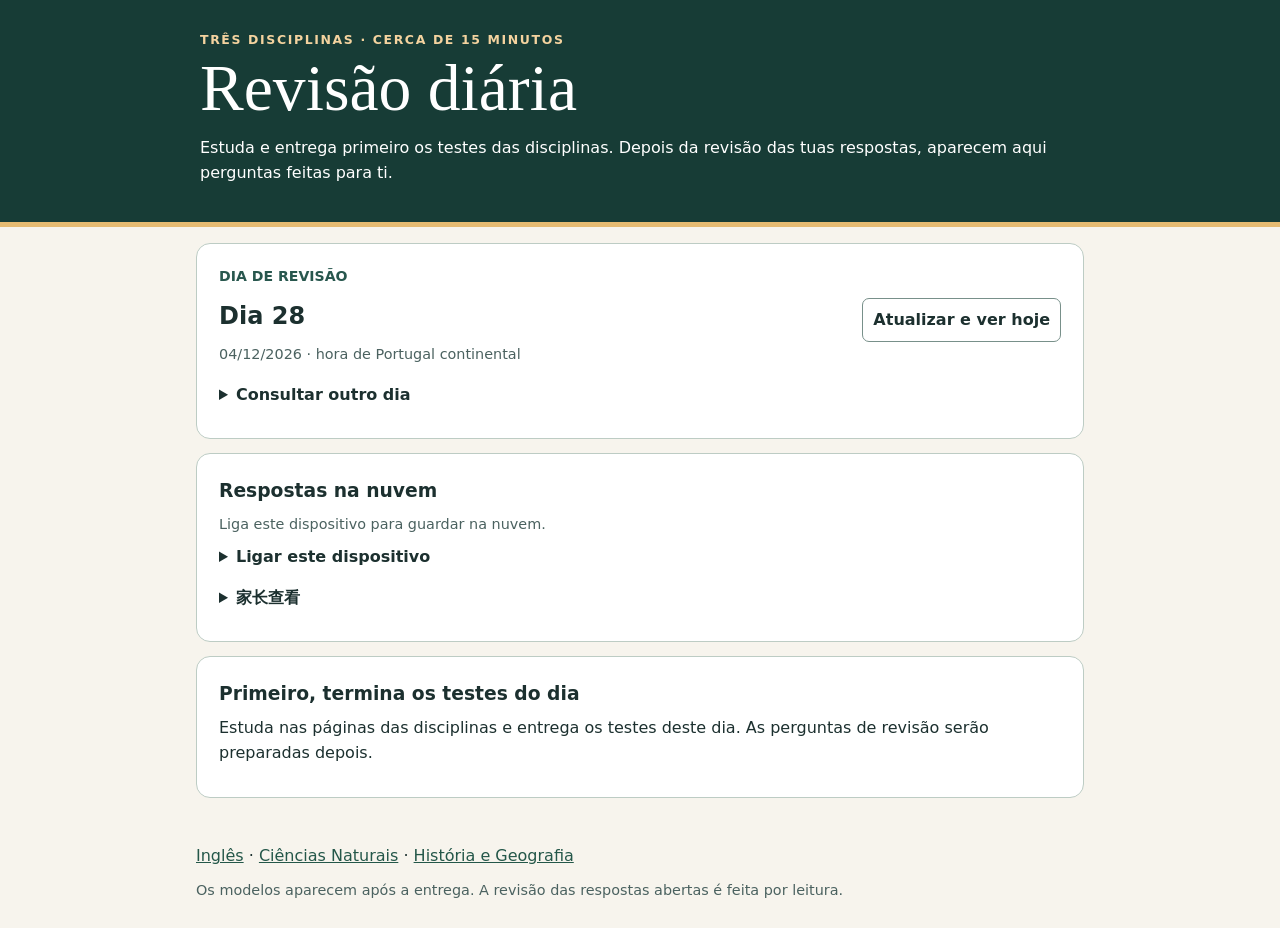
<file: revisao-diaria.html>
<!doctype html>
<html lang="pt-PT">
<head>
<meta charset="utf-8"><meta name="viewport" content="width=device-width,initial-scale=1">
<title>Revisão diária · Três perguntas</title>
<style>
:root{color-scheme:light;--paper:#f7f4ed;--ink:#1c302f;--soft:#e7eeea;--muted:#4b6260;--line:#bdccc4;--green:#28574e}*{box-sizing:border-box}
body{margin:0;background:var(--paper);color:var(--ink);font:16px/1.55 system-ui,sans-serif}header{background:#173c36;color:white;padding:30px max(16px,calc((100vw - 880px)/2)) 26px;border-bottom:5px solid #e6bb72}
h1{font:clamp(2.4rem,6vw,4.1rem)/1.02 Georgia,serif;margin:6px 0 14px}h2,h3{margin:0 0 8px}p{margin:0 0 10px}.eyebrow{font-size:.78rem;letter-spacing:.13em;font-weight:800;color:#f4d39f}
main,footer{max-width:920px;padding:16px;margin:auto}.panel,.question{background:#fff;border:1px solid var(--line);border-radius:14px;padding:clamp(13px,3vw,22px);margin-bottom:14px}
.question{border-left:5px solid #8b5631}.question.science{border-left-color:#49754d}.question.history{border-left-color:#466990}
.row{display:flex;gap:8px;align-items:center;flex-wrap:wrap}.meta{font-size:.9rem;color:var(--muted)}.status{min-height:1.35em}.tag{font-weight:700;color:var(--green);font-size:.88rem}.toolbar{justify-content:space-between}
label,summary{font-weight:700}summary{cursor:pointer}input,textarea,button{font:inherit;border:1px solid #78908a;border-radius:7px;padding:7px 10px;background:white;color:var(--ink);min-height:44px}button{cursor:pointer;font-weight:750}button.primary{background:var(--green);color:white;border-color:var(--green)}button[hidden]{display:none}button:disabled{cursor:default;opacity:.68}
textarea{width:100%;min-height:90px;display:block;margin-top:8px;resize:vertical}input[type=password]{max-width:100%;width:16em}.tip,.model{padding:10px 13px;margin-top:8px;background:#edf4ef;border-radius:7px;white-space:pre-wrap}.feedback{border-left:4px solid #668997}.prompt{white-space:pre-wrap;font-weight:650}a{color:#245749}details{margin:8px 0}summary:focus-visible,button:focus-visible,input:focus-visible,textarea:focus-visible,a:focus-visible{outline:3px solid #b46c2f;outline-offset:2px}.completed{color:#225247;font-weight:750}.help{margin-top:10px}.danger{color:#853326}
</style>
</head>
<body>
<header><div class="eyebrow">TRÊS DISCIPLINAS · CERCA DE 15 MINUTOS</div><h1>Revisão diária</h1><p>Estuda e entrega primeiro os testes das disciplinas. Depois da revisão das tuas respostas, aparecem aqui perguntas feitas para ti.</p></header>
<main>
 <section class="panel" aria-labelledby="calendar-heading">
  <div class="row toolbar"><div><p class="tag" id="calendar-heading">DIA DE REVISÃO</p><h2 id="day-title"></h2><p class="meta" id="day-date"></p></div>
   <button type="button" id="today">Atualizar e ver hoje</button></div>
  <details><summary>Consultar outro dia</summary><label for="day-picker">Data da revisão</label> <input type="date" id="day-picker"></details>
 </section>
 <section class="panel" aria-labelledby="cloud-heading">
  <h3 id="cloud-heading">Respostas na nuvem</h3><p class="meta status" id="cloud-status" role="status"></p>
  <details><summary>Ligar este dispositivo</summary><p>Usa o código privado das três disciplinas.</p>
   <form id="cloud-form"><label for="cloud-code">Código privado de ligação</label><br><input id="cloud-code" type="password" required autocomplete="off" autocapitalize="none" spellcheck="false"> <button type="submit">Ligar</button></form>
  </details>
  <div class="row"><button id="cloud-refresh" type="button" hidden>Consultar a nuvem</button><button id="cloud-resolve" type="button" hidden>Resolver versões diferentes</button></div>
  <details lang="zh-Hans"><summary>家长查看</summary><p id="parent-status"></p><p id="parent-cloud"></p><p>先完成当天的课程小测。小测同步后，告诉我查看当天答卷。订正题发布后点「Atualizar e ver hoje」查看。写完点「Concluir」，看到「✓ Guardado na nuvem」表示云端已收到。</p></details>
 </section>
 <div id="tasks"></div>
</main>
<footer><p><a href="./">Inglês</a> · <a href="./ciencias-naturais.html">Ciências Naturais</a> · <a href="./historia-geografia.html">História e Geografia</a></p><p class="meta">Os modelos aparecem após a entrega. A revisão das respostas abertas é feita por leitura.</p></footer>
<script>
const subjects = [
 {name:'Inglês', className:'english', lang:'en-GB'},
 {name:'Ciências Naturais', className:'science', lang:'pt-PT'},
 {name:'História e Geografia', className:'history', lang:'pt-PT'}
];
const card=(title,tip,prompt,model)=>({title,tip,prompt,model});
const firstDay=[
 card('Cidade, objetos e dia',
  'Exemplo: “Take three pens to Porto on Monday.” Cidade: Porto. Objetos: three pens. Dia: Monday. Lê a frase de novo e escreve um dado de cada vez.',
  'Send two notebooks to Dublin on Friday. Write the city, the objects and the day.',
  'City: Dublin. Objects: two notebooks. Day: Friday.'),
 card('Luz e profundidade',
  'Exemplo: se a luz passa de 40 para 10 unidades à medida que descemos, a luz diminui. Numa comparação, escreve os dois valores e as respetivas profundidades.',
  'A 1 m há 60 unidades de luz. A 5 m há 20. Diz como muda a luz. Usa os dois números.',
  'A luz diminui com a profundidade: a 1 m há 60 unidades de luz e a 5 m há 20.'),
 card('Objetos e mapas',
  'Uma chave antiga é um objeto: uma fonte material. Um mapa mostra lugares: é uma fonte cartográfica. Para saber quem usava a chave, precisamos de uma fonte que dê essa informação.',
  'Encontrámos uma moeda antiga e um mapa. Que tipo de fonte é cada um? O mapa mostra quem usava a moeda? Explica.',
  'A moeda é uma fonte material. O mapa é uma fonte cartográfica. O mapa mostra lugares, mas não indica quem usava a moeda.')
];

const startDate='2026-11-07';
const stateKey='daily-review-answers-v1';
const dayMs=86400000;
const dateParts=new Intl.DateTimeFormat('en-GB',{timeZone:'Europe/Lisbon',year:'numeric',month:'2-digit',day:'2-digit'});
function lisbonDate(){
 const parts=Object.fromEntries(dateParts.formatToParts(new Date()).map(({type,value})=>[type,value]));
 return [parts.year,parts.month,parts.day].join('-');
}
function dayNumber(date){return Math.max(1,1+Math.round((Date.parse(date)-Date.parse(startDate))/dayMs))}
function dateFor(index){return new Date(Date.parse(startDate)+index*dayMs).toISOString().slice(0,10)}
let state={}, current=dayNumber(lisbonDate())-1, assignments={}, readiness={}, refreshTimer;
try{state=JSON.parse(localStorage.getItem(stateKey)||'{}')||{}}catch{}
const escapeHtml=s=>String(s).replace(/[&<>"']/g,c=>({'&':'&amp;','<':'&lt;','>':'&gt;','"':'&quot;',"'":'&#39;'}[c]));
const tasks=document.querySelector('#tasks');
const picker=document.querySelector('#day-picker');
function save(){try{localStorage.setItem(stateKey,JSON.stringify(state));return true}catch{return false}}
function validPlan(plan){
 return Array.isArray(plan)&&plan.length===3&&plan.every(item=>item&&['title','tip','prompt','model'].every(key=>typeof item[key]==='string'&&item[key].trim()));
}
function updateParent(r,waiting='还未开始。'){
 document.querySelector('#parent-status').textContent='第 '+(current+1)+' 天：'+(r.submitted?'已点完成。':r.draft.some(answer=>answer?.trim())?'有草稿。':waiting);
}
function readyForReview(status){
 return status&&(status.english===true||status.english===null)&&status.science===true&&status.history===true;
}
function samePlan(left,right){
 return left.every((item,i)=>['title','tip','prompt','model'].every(key=>item[key]===right[i][key]));
}
function previousAttempts(attempts){
 return attempts.map((attempt,index)=>'<details class="panel"><summary>Revisão anterior '+(index+1)+'</summary>'+
  attempt.plan.map((item,i)=>'<h3>'+escapeHtml(subjects[i].name)+'</h3><p>'+escapeHtml(item.prompt)+'</p><p class="model">'+
   escapeHtml((attempt.submitted?.answers??attempt.draft)[i]??'')+'</p>').join('')+'</details>').join('');
}
function renderWaiting(r,status){
 const ready=readyForReview(status);
 const reason=ready?'小测已提交，等答卷审核和针对性订正题。':status?'等当天各科小测提交。':'等待检查云端小测状态。';
 updateParent(r,reason);
 const labels=[['english','Inglês'],['science','Ciências Naturais'],['history','História e Geografia']];
 const checklist=status?'<ul>'+labels.map(([key,label])=>'<li>'+label+' · '+(status[key]===null?'sem teste previsto':status[key]?'teste entregue':'a aguardar entrega')+'</li>').join('')+'</ul>':'';
 tasks.innerHTML='<section class="panel" aria-live="polite"><h3>'+(ready?'À espera da correção':'Primeiro, termina os testes do dia')+'</h3>'+
  '<p>'+(ready?'Os testes chegaram à nuvem. As perguntas de revisão aparecem aqui depois de as respostas serem revistas.':'Estuda nas páginas das disciplinas e entrega os testes deste dia. As perguntas de revisão serão preparadas depois.')+'</p>'+checklist+'</section>';
}
function render(){
 const date=dateFor(current);
 const day=current+1;
 const savedRecord=state[current]??{draft:[]};
 const status=readiness[day];
 const assigned=assignments[day]?.plan;
 const reviewedPlan=readyForReview(status)&&validPlan(assigned)?assigned:null;
 const hasSavedPlan=validPlan(savedRecord.plan);
 const followUp=reviewedPlan&&hasSavedPlan&&!samePlan(savedRecord.plan,reviewedPlan);
 const r=followUp?{draft:[],previous:[...(savedRecord.previous??[]),{plan:savedRecord.plan,draft:savedRecord.draft,submitted:savedRecord.submitted}]}:savedRecord;
 const plan=reviewedPlan??(hasSavedPlan?savedRecord.plan:day===1?firstDay:null);
 picker.min=startDate;picker.max=lisbonDate();picker.value=date;
 document.querySelector('#day-title').textContent='Dia '+day;
 document.querySelector('#day-date').textContent=date.split('-').reverse().join('/')+' · hora de Portugal continental';
 if(!plan){renderWaiting(r,status);return;}
 updateParent(r,r.previous?.length?'针对小测的补练已发布。':undefined);
 const feedback=assignments[day]?.feedback;
 const notes=feedback?'<section class="panel feedback"><h3>Comentário da revisão</h3><p class="model">'+escapeHtml(feedback)+'</p></section>':'';
 const followUpHeading=r.previous?.length?'<section class="panel"><h3>Revisão dos teus testes</h3><p>A revisão anterior ficou guardada. Estas perguntas foram preparadas a partir dos testes de hoje.</p></section>':'';
 tasks.innerHTML=followUpHeading+(r.previous?.length?notes:'')+'<form id="review-form">'+plan.map((item,i)=>{
  const {name,className,lang}=subjects[i];
  return '<section class="question '+className+'"><p class="tag">'+escapeHtml(name)+' · cerca de 5 min</p><h3>'+escapeHtml(item.title)+'</h3>'+
   '<details><summary>Ver um exemplo antes de responder</summary><p class="tip">'+escapeHtml(item.tip)+'</p></details>'+
   '<label class="prompt" lang="'+lang+'" for="answer'+i+'">'+escapeHtml(item.prompt)+'</label>'+
   '<textarea required maxlength="1800" id="answer'+i+'" lang="'+lang+'" placeholder="Escreve a tua resposta">'+escapeHtml(r.draft[i]??'')+'</textarea>'+
   (r.submitted?'<details><summary>Ver a resposta de referência</summary><p class="model" lang="'+lang+'">'+escapeHtml(item.model)+'</p><p class="meta">Resposta entregue</p><p class="model">'+escapeHtml(r.submitted.answers[i]??'')+'</p></details>':'')+'</section>';
 }).join('')+'<div class="panel"><button type="submit" class="primary">'+(r.submitted?'Concluir novamente':'Concluir')+'</button>'+
 (r.submitted?'<p class="completed help">✓ Revisão concluída.</p>':'')+'<p class="meta status" id="draft-status" role="status"></p></div></form>'+
 (!r.previous?.length&&r.submitted?notes:'')+previousAttempts(r.previous??[]);
 const form=document.querySelector('#review-form');
 form.addEventListener('input',e=>{
  if(!/^answer[0-2]$/.test(e.target.id))return;
  r.plan=plan;
  r.draft[Number(e.target.id.slice(-1))]=e.target.value;
  state[current]=r;
  document.querySelector('#draft-status').textContent=save()?'Rascunho guardado neste dispositivo.':'Não foi possível guardar neste navegador.';
  updateParent(r);
  cloudChanged(current);
 });
 form.onsubmit=e=>{
  e.preventDefault();
  if(plan.some((_,i)=>!r.draft[i]?.trim())){
   document.querySelector('#draft-status').textContent='Responde às três perguntas antes de concluir.';
   return;
  }
  if(r.submitted&&!confirm('Guardar esta nova entrega em vez da anterior?'))return;
  r.plan=plan;
  r.submitted={answers:plan.map((_,i)=>r.draft[i]),at:new Date().toISOString()};
  state[current]=r;
  const saved=save();render();cloudChanged(current,true);
  document.querySelector('#draft-status').textContent=saved?'Entrega guardada neste dispositivo. Confirma o estado da nuvem acima.':'Não foi possível guardar neste navegador.';
 };
}
function refreshCloud(){
 if(!cloud.code)return;
 clearTimeout(refreshTimer);
 if(cloudBusy){refreshTimer=setTimeout(refreshCloud,250);return;}
 cloudConnect();
}
function selectDate(date){
 if(date<startDate||date>lisbonDate()||!Number.isFinite(Date.parse(date)))return;
 current=dayNumber(date)-1;render();
 refreshCloud();
}
picker.onchange=()=>selectDate(picker.value);
document.querySelector('#today').onclick=()=>selectDate(lisbonDate());
render();
const cloudUrl='https://lcbqfigjxyzebsexffjb.supabase.co/rest/v1';
const cloudKey='sb_publishable_KghRh60u7agvrTOAPU7MTg_7E9r0j-d';
const cloudStorage='daily-review-cloud-v1';
let cloud={code:'',versions:{},pending:{}};
try {
 cloud={...cloud,...JSON.parse(localStorage.getItem(cloudStorage)||'{}')};
 cloud.code=cloud.code||['english-lab-cloud-v1','science-lab-cloud-v1','hgp-lab-cloud-v1']
  .map(key=>JSON.parse(localStorage.getItem(key)||'{}').code).find(Boolean)||'';
}catch{}
let cloudMessage=cloud.code?'A verificar a ligação…':'Liga este dispositivo para guardar na nuvem.';
let cloudReady=false, cloudBusy=false, cloudTimer;
const conflicts=new Map();
function cloudPersist(){
 try{localStorage.setItem(cloudStorage,JSON.stringify(cloud))}catch{}
}
function cloudStatus(message){
 cloudMessage=message;
 const label=document.querySelector('#cloud-status');
 if(label)label.textContent=message;
 const parent=document.querySelector('#parent-cloud');
 if(parent)parent.textContent=conflicts.size?'有两个版本，请先处理冲突。'
  :message.includes('Guardado na nuvem')?'已保存到云端。'
  :message.includes('Ligado à nuvem')?'云端已连接。'
  :message.includes('A guardar')?'正在同步。'
  :cloud.code?'正在连接或重试，本机保留草稿。':'请用原来的私密连接码开启云端同步。';
 const refresh=document.querySelector('#cloud-refresh');
 if(refresh)refresh.hidden=!cloud.code;
 const resolve=document.querySelector('#cloud-resolve');
 if(resolve)resolve.hidden=!conflicts.size;
}
async function cloudRequest(path, options={}){
 const response=await fetch(cloudUrl+path,{
  method:options.method||'GET',
  headers:{apikey:cloudKey,'x-english-lab-pairing':cloud.code,
   ...(options.body?{'Content-Type':'application/json',Prefer:'return=representation'}:{})},
  body:options.body?JSON.stringify(options.body):undefined,
  signal:AbortSignal.timeout(12000),cache:'no-store',keepalive:Boolean(options.body && JSON.stringify(options.body).length<14000),
 });
 if(!response.ok){const error=new Error('Cloud '+response.status);error.status=response.status;throw error}
 return response.json();
}
function cloudSchedule(delay=500){
 clearTimeout(cloudTimer);
 cloudTimer=setTimeout(()=>{cloudTimer=undefined;cloudFlush()},delay);
}
function cloudChanged(index,immediate=false){
 if(!cloud.code)return;
 cloud.pending[index]=(cloud.pending[index]||0)+1;
 cloudPersist();
 cloudStatus('A guardar na nuvem…');
 cloudSchedule(immediate?0:500);
}
function hasWork(r){return Boolean(r?.submitted||r?.draft?.some(x=>x?.trim()))}
function cloudMerge(rows,selected){
 const remote=new Map(rows.map(row=>[row.day-1,row]));
 for(const key of new Set([...Object.keys(state).map(Number).filter(i=>i<=selected&&i>=Math.max(0,selected-90)),...remote.keys()])){
  const local=state[key], row=remote.get(key);
  if(row && cloud.pending[key] && cloud.versions[key]!==row.revision){
   conflicts.set(key,row);
   continue;
  }
  if(row){
   if(!cloud.pending[key] && hasWork(local) && !cloud.versions[key] && JSON.stringify(local)!==JSON.stringify(row.record)){
    conflicts.set(key,row);
    continue;
   }
   cloud.versions[key]=row.revision;
   if(!cloud.pending[key])state[key]=row.record;
  }else if(hasWork(local)&&!cloud.pending[key]){
   delete cloud.versions[key];
   cloud.pending[key]=1;
  }
 }
 save();cloudPersist();
}
async function cloudConnect(){
 if(cloudBusy||!cloud.code)return;
 cloudBusy=true;
 cloudStatus('A ligar à nuvem…');
 try{
  if(!await cloudRequest('/rpc/english_lab_is_paired')){
   cloud.code='';cloudPersist();cloudReady=false;
   cloudStatus('Código incorreto. Confirma e tenta novamente.');
   return;
  }
  const selected=current;
  const [rows,scheduled,progress]=await Promise.all([
   cloudRequest('/daily_review_answers?select=day,revision,record&order=day.desc&limit=100&day=gte.'+Math.max(1,selected-89)+'&day=lte.'+(selected+1)),
   cloudRequest('/daily_review_assignments?select=day,plan,feedback&day=eq.'+(selected+1)),
   cloudRequest('/rpc/daily_review_readiness?requested_day='+(selected+1)),
  ]);
  cloudMerge(rows,selected);
  readiness[selected+1]=progress[0];
  delete assignments[selected+1];
  for(const row of scheduled)assignments[row.day]=row;
  cloudReady=true;
  if(Object.keys(cloud.pending).length)cloudSchedule(0);
  cloudStatus(conflicts.size?'Há versões diferentes. Escolhe qual guardar.':Object.keys(cloud.pending).length?'A guardar na nuvem…':state[current]?.submitted?'✓ Guardado na nuvem.':'✓ Ligado à nuvem.');
  render();
  if(current!==selected)setTimeout(cloudConnect,0);
 }catch{
  cloudReady=false;cloudStatus('Nuvem indisponível. As respostas ficam no dispositivo até voltar a ligar.');
  cloudSchedule(8000);
 }finally{
  cloudBusy=false;
  if(cloud.code && cloudTimer===undefined && Object.keys(cloud.pending).some(key=>!conflicts.has(+key)))cloudSchedule();
 }
}
async function cloudFlush(){
 if(!cloud.code||cloudBusy)return;
 if(!cloudReady){await cloudConnect();return}
 cloudBusy=true;
 try{
  for(const key of Object.keys(cloud.pending)){
   if(conflicts.has(+key))continue;
   const generation=cloud.pending[key], revision=cloud.versions[key];
   const snapshot=JSON.parse(JSON.stringify(state[key]));
   const item={record:snapshot,revision:(revision||0)+1,updated_at:new Date().toISOString()};
   let rows;
   try{
    rows=revision?await cloudRequest('/daily_review_answers?day=eq.'+(+key+1)+'&revision=eq.'+revision,{method:'PATCH',body:item}):
      await cloudRequest('/daily_review_answers',{method:'POST',body:{...item,day:+key+1}});
   }catch(e){if(e.status!==409)throw e;rows=[]}
   if(!rows.length){
    const [other]=await cloudRequest('/daily_review_answers?select=day,revision,record&day=eq.'+(+key+1));
    if(!other){delete cloud.versions[key];cloudSchedule(500);continue}
    conflicts.set(+key,other);
    continue;
   }
   cloud.versions[key]=rows[0].revision;
   if(cloud.pending[key]===generation)delete cloud.pending[key];
   cloudPersist();
  }
  cloudStatus(conflicts.size?'Há versões diferentes. Escolhe qual guardar.':Object.keys(cloud.pending).length?'A guardar na nuvem…':'✓ Guardado na nuvem.');
 }catch{
  cloudStatus('Sem ligação à nuvem. Guardado neste dispositivo. Nova tentativa automática.');
  cloudSchedule(8000);
 }finally{
  cloudBusy=false;
  if(cloud.code && cloudTimer===undefined && Object.keys(cloud.pending).some(key=>!conflicts.has(+key)))cloudSchedule();
 }
}
document.querySelector('#cloud-form').addEventListener('submit',async e=>{
 e.preventDefault();
 if(cloudBusy)return;
 const input=document.querySelector('#cloud-code'), code=input.value.trim().toLowerCase();
 if(!/^[0-9a-f]{64}$/.test(code)){cloudStatus('Introduz o código completo de 64 caracteres.');return}
 cloud.code=code;input.value='';cloudReady=false;cloudPersist();
 await cloudConnect();
});
document.querySelector('#cloud-refresh').onclick=()=>cloudConnect();
document.querySelector('#cloud-resolve').onclick=()=>{
 if(cloudBusy)return;
 for(const [index,row] of conflicts){
  if(confirm('Prova do dia '+(index+1)+': guardar nesta nuvem a versão deste dispositivo? OK = este dispositivo; Cancelar = manter a versão da nuvem.')){
   cloud.versions[index]=row.revision;
   cloudChanged(index,true);
  }else{
   state[index]=row.record;cloud.versions[index]=row.revision;delete cloud.pending[index];
  }
 }
 conflicts.clear();save();cloudPersist();render();cloudSchedule(0);
};
window.addEventListener('online',()=>cloudSchedule(0));
window.addEventListener('pagehide',()=>{if(!cloudBusy&&Object.keys(cloud.pending).length)cloudFlush()});
cloudStatus(cloudMessage);
if(cloud.code)cloudConnect();

</script>
</body>
</html>
</file>
<file: apoio-estudo.css>
.study-guide{background:#edf5f1;border:1px solid #a7c1b5;border-left:4px solid #356654;border-radius:10px;color:#203a32;padding:13px 16px;margin:13px 0 17px}.study-guide h3{font:700 1.05rem/1.35 system-ui,sans-serif;margin:0 0 6px}.study-guide ol{padding-left:1.35rem;margin:8px 0}.study-guide li+li{margin-top:4px}.study-guide p{margin:8px 0 0}.study-guide details{margin:8px 0;background:white;border:1px solid #bcd1c8;padding:8px 10px;border-radius:7px}.study-guide summary{cursor:pointer;font-weight:700}
</file>
